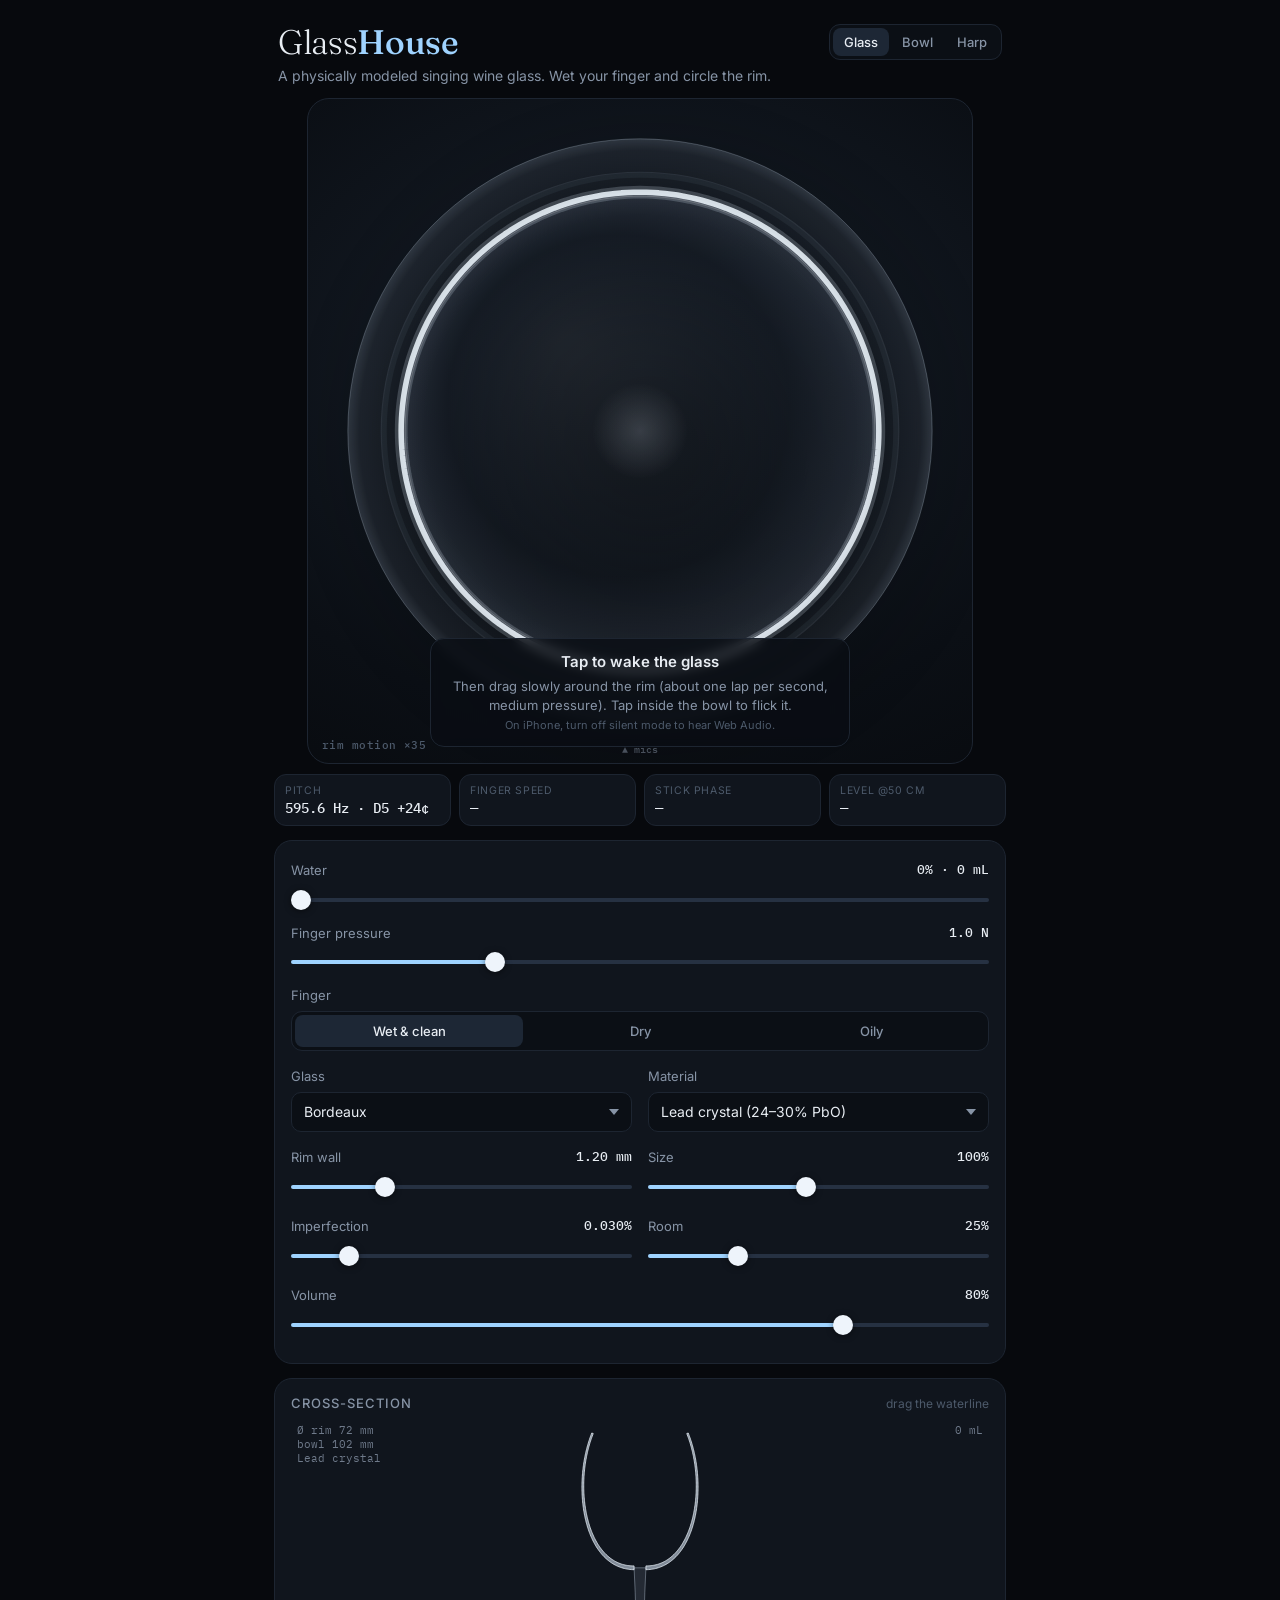
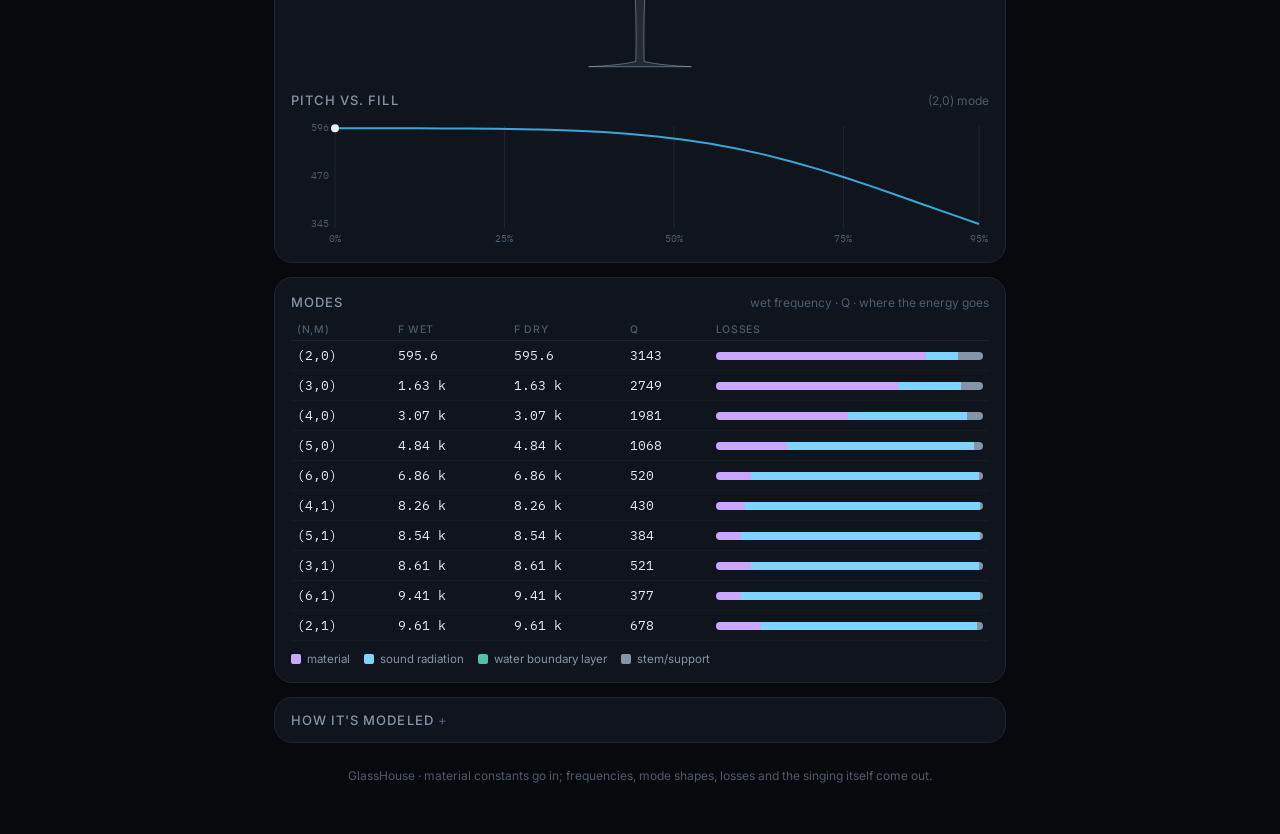
<file: index.html>
<!DOCTYPE html>
<html lang="en">
<head>
<meta charset="utf-8">
<meta name="viewport" content="width=device-width, initial-scale=1, viewport-fit=cover">
<title>GlassHouse</title>
<link rel="preconnect" href="https://fonts.googleapis.com">
<link href="https://fonts.googleapis.com/css2?family=Fraunces:opsz,wght@9..144,300;9..144,500&family=IBM+Plex+Mono:wght@400;500&family=Inter:wght@400;500;600&display=swap" rel="stylesheet">
<style>:root{
  --bg:#07090d; --bg2:#0d1118; --card:#10151d; --line:#1d2531; --ink:#e8edf3; --dim:#8794a6; --faint:#4d5a6b;
  --glass:#dfe9f5; --water:#3aa6d8; --accent:#9fd3ff; --warm:#f2c38b;
  --mat:#c9a7ff; --rad:#7fd3ff; --vis:#4fc1a8; --sup:#8794a6;
}
*{box-sizing:border-box}
html,body{margin:0;background:var(--bg);color:var(--ink);font:15px/1.45 Inter,system-ui,-apple-system,sans-serif;-webkit-font-smoothing:antialiased}
body{padding:env(safe-area-inset-top) env(safe-area-inset-right) env(safe-area-inset-bottom) env(safe-area-inset-left)}
main{max-width:760px;margin:0 auto;padding:18px 14px 40px}
header{padding:6px 4px 12px}
h1{font:300 34px/1 Fraunces,Georgia,serif;letter-spacing:-.01em;margin:0}
h1 span{font-weight:500;color:var(--accent)}
.sub{margin:6px 0 0;color:var(--dim);font-size:14px}
h2{font:500 13px/1 Inter,sans-serif;letter-spacing:.08em;text-transform:uppercase;color:var(--dim);margin:0}
.stage{position:relative}
.topwrap{position:relative;width:100%;max-width:min(100%,74vh);margin:0 auto;aspect-ratio:1/1;border-radius:22px;overflow:hidden;background:radial-gradient(120% 90% at 50% 40%,#18202b 0%,#0b0f15 60%,#06080b 100%);border:1px solid var(--line);touch-action:none;user-select:none;-webkit-user-select:none}
#top{width:100%;height:100%;display:block;touch-action:none;cursor:grab}
#top.rubbing{cursor:grabbing}
.xlabel{position:absolute;left:14px;bottom:12px;font:500 11px/1 "IBM Plex Mono",monospace;color:var(--faint);letter-spacing:.04em}
.busy{position:absolute;inset:0;display:flex;align-items:center;justify-content:center;gap:10px;background:rgba(7,9,13,.55);backdrop-filter:blur(2px);color:var(--dim);font-size:13px;opacity:0;pointer-events:none;transition:opacity .2s}
.busy.on{opacity:1}
.spin{width:16px;height:16px;border-radius:50%;border:2px solid var(--faint);border-top-color:var(--accent);animation:sp 0.8s linear infinite}
@keyframes sp{to{transform:rotate(360deg)}}
.hint{position:absolute;inset:auto 0 0 0;display:flex;justify-content:center;padding:16px;pointer-events:none;transition:opacity .4s}
.hint.gone{opacity:0}
.hint-in{display:flex;flex-direction:column;gap:4px;align-items:center;text-align:center;background:rgba(10,14,20,.78);border:1px solid var(--line);border-radius:14px;padding:12px 16px;max-width:420px;backdrop-filter:blur(6px)}
.hint-in b{font-weight:600}
.hint-in span{color:var(--dim);font-size:13px}
.hint-in small{color:var(--faint);font-size:11px}
.readout{display:grid;grid-template-columns:repeat(4,1fr);gap:8px;margin:10px 0 14px}
.readout div{background:var(--card);border:1px solid var(--line);border-radius:12px;padding:8px 10px;min-width:0}
.readout label{display:block;font-size:10.5px;letter-spacing:.06em;text-transform:uppercase;color:var(--faint);white-space:nowrap;overflow:hidden;text-overflow:ellipsis}
.readout b{display:block;font:500 14px/1.3 "IBM Plex Mono",monospace;white-space:nowrap;overflow:hidden;text-overflow:ellipsis}
.card{background:var(--card);border:1px solid var(--line);border-radius:18px;padding:14px 16px;margin-bottom:14px}
.row{display:flex;flex-direction:column;gap:6px;margin:6px 0 10px;min-width:0}
.row label{font-size:13px;color:var(--dim);display:flex;justify-content:space-between}
.row em{font:normal 500 12.5px "IBM Plex Mono",monospace;color:var(--ink)}
.grid2{display:grid;grid-template-columns:1fr 1fr;gap:0 16px}
input[type=range]{-webkit-appearance:none;appearance:none;width:100%;height:28px;background:transparent;margin:0}
input[type=range]::-webkit-slider-runnable-track{height:4px;border-radius:2px;background:linear-gradient(90deg,var(--accent) var(--p,0%),#263142 var(--p,0%))}
input[type=range]::-moz-range-track{height:4px;border-radius:2px;background:#263142}
input[type=range]::-moz-range-progress{height:4px;border-radius:2px;background:var(--accent)}
input[type=range]::-webkit-slider-thumb{-webkit-appearance:none;width:20px;height:20px;border-radius:50%;background:#eef4fb;margin-top:-8px;box-shadow:0 1px 6px rgba(0,0,0,.5)}
input[type=range]::-moz-range-thumb{width:20px;height:20px;border:0;border-radius:50%;background:#eef4fb}
#fill{--accentFill:var(--water)}
select{appearance:none;-webkit-appearance:none;background:#0b0f15 url("data:image/svg+xml,%3Csvg xmlns='http://www.w3.org/2000/svg' width='10' height='6'%3E%3Cpath d='M0 0l5 6 5-6z' fill='%238794a6'/%3E%3C/svg%3E") no-repeat right 12px center;color:var(--ink);border:1px solid var(--line);border-radius:10px;padding:9px 30px 9px 12px;font:inherit;font-size:14px;width:100%}
.seg{display:flex;background:#0b0f15;border:1px solid var(--line);border-radius:11px;padding:3px;gap:3px}
.seg button{flex:1;background:transparent;border:0;color:var(--dim);font:500 13px Inter,sans-serif;padding:8px 6px;border-radius:8px;cursor:pointer}
.seg button.on{background:#1d2735;color:var(--ink)}
.side-head{display:flex;align-items:baseline;justify-content:space-between;margin:2px 0 8px}
.note{font-size:12px;color:var(--faint)}
#sideCv{width:100%;height:260px;display:block;touch-action:none;margin-bottom:12px;cursor:ns-resize}
#curveCv{width:100%;height:130px;display:block}
table{width:100%;border-collapse:collapse;font:13px "IBM Plex Mono",monospace}
th{font:500 10.5px Inter,sans-serif;letter-spacing:.06em;text-transform:uppercase;color:var(--faint);text-align:left;padding:4px 6px;border-bottom:1px solid var(--line)}
td{padding:6px;border-bottom:1px solid #151b25;white-space:nowrap}
td.bar{width:40%}
.lb{display:flex;height:8px;border-radius:4px;overflow:hidden;background:#151b25}
.lb i{display:block;height:100%}
.l-mat{background:var(--mat)}.l-rad{background:var(--rad)}.l-vis{background:var(--vis)}.l-sup{background:var(--sup)}
tr.hot td{color:var(--accent)}
.legend{display:flex;flex-wrap:wrap;gap:4px 14px;margin-top:10px;font-size:11.5px;color:var(--dim);align-items:center}
.legend i{display:inline-block;width:10px;height:10px;border-radius:2px;margin-right:-8px}
.how summary{cursor:pointer;font:500 13px Inter,sans-serif;letter-spacing:.08em;text-transform:uppercase;color:var(--dim);list-style:none}
.how summary::-webkit-details-marker{display:none}
.how summary::after{content:" +";color:var(--faint)}
.how[open] summary::after{content:" –"}
.how-body p{color:#b9c4d2;font-size:14px;margin:12px 0 0}
.how-body b{color:var(--ink)}
footer{color:var(--faint);font-size:12px;text-align:center;padding:10px}
@media (max-width:520px){
  main{padding:12px 10px 30px}
  h1{font-size:28px}
  .readout{grid-template-columns:repeat(2,1fr)}
  .grid2{grid-template-columns:1fr;}
  td.bar{width:30%}
  td,th{padding:5px 4px}
}

.toprow{display:flex;justify-content:space-between;align-items:center}
.tabs{display:flex;gap:2px;background:#0b0f15;border:1px solid var(--line);border-radius:11px;padding:3px}
.tabs a{color:var(--dim);text-decoration:none;font:500 13px Inter,sans-serif;padding:6px 11px;border-radius:8px}
.tabs a.on{background:#1d2735;color:var(--ink)}
</style>
</head>
<body>
<main>
  <header>
    <div class="toprow"><h1>Glass<span>House</span></h1><nav class="tabs"><a href="index.html" class="on">Glass</a><a href="bowl.html">Bowl</a><a href="harp.html">Harp</a></nav></div>
    <p class="sub">A physically modeled singing wine glass. Wet your finger and circle the rim.</p>
  </header>

  <section class="stage">
    <div class="topwrap">
      <canvas id="top" aria-label="Glass seen from above. Drag around the rim to play; tap inside to flick."></canvas>
      <div id="busy" class="busy"><div class="spin"></div><span id="busyMsg">Solving shell modes…</span></div>
      <div id="hint" class="hint">
        <div class="hint-in">
          <b>Tap to wake the glass</b>
          <span>Then drag slowly around the rim (about one lap per second, medium pressure). Tap inside the bowl to flick it.</span>
          <small>On iPhone, turn off silent mode to hear Web Audio.</small>
        </div>
      </div>
      <div class="xlabel" id="xlabel">rim motion ×80</div>
    </div>
    <div class="readout">
      <div><label>Pitch</label><b id="roPitch">—</b></div>
      <div><label>Finger speed</label><b id="roSpeed">—</b></div>
      <div><label>Stick phase</label><b id="roStick">—</b></div>
      <div><label>Level @50 cm</label><b id="roLevel">—</b></div>
    </div>
  </section>

  <section class="card controls">
    <div class="row">
      <label for="fill">Water <em id="fillOut">0%</em></label>
      <input id="fill" type="range" min="0" max="95" step="0.5" value="0">
    </div>
    <div class="row">
      <label for="press">Finger pressure <em id="pressOut">1.0 N</em></label>
      <input id="press" type="range" min="0.2" max="3" step="0.05" value="1.0">
    </div>
    <div class="row">
      <label>Finger</label>
      <div class="seg" id="cond">
        <button data-v="wet" class="on">Wet &amp; clean</button>
        <button data-v="dry">Dry</button>
        <button data-v="oily">Oily</button>
      </div>
    </div>
    <div class="grid2">
      <div class="row"><label for="shape">Glass</label><select id="shape"></select></div>
      <div class="row"><label for="material">Material</label><select id="material"></select></div>
    </div>
    <div class="grid2">
      <div class="row"><label for="thick">Rim wall <em id="thickOut">1.20 mm</em></label><input id="thick" type="range" min="0.7" max="2.6" step="0.05" value="1.2"></div>
      <div class="row"><label for="size">Size <em id="sizeOut">100%</em></label><input id="size" type="range" min="70" max="135" step="1" value="100"></div>
    </div>
    <div class="grid2">
      <div class="row"><label for="split">Imperfection <em id="splitOut">0.030%</em></label><input id="split" type="range" min="0" max="0.2" step="0.005" value="0.03"></div>
      <div class="row"><label for="reverb">Room <em id="reverbOut">25%</em></label><input id="reverb" type="range" min="0" max="100" step="1" value="25"></div>
    </div>
    <div class="row">
      <label for="vol">Volume <em id="volOut">80%</em></label>
      <input id="vol" type="range" min="0" max="100" step="1" value="80">
    </div>
  </section>

  <section class="card side">
    <div class="side-head"><h2>Cross-section</h2><span class="note">drag the waterline</span></div>
    <canvas id="sideCv" aria-label="Glass cross-section, drag to set water level"></canvas>
    <div class="side-head"><h2>Pitch vs. fill</h2><span class="note" id="curveNote">(2,0) mode</span></div>
    <canvas id="curveCv"></canvas>
  </section>

  <section class="card modes">
    <div class="side-head"><h2>Modes</h2><span class="note">wet frequency · Q · where the energy goes</span></div>
    <table id="modeTable"><thead><tr><th>(n,m)</th><th>f wet</th><th>f dry</th><th>Q</th><th>losses</th></tr></thead><tbody></tbody></table>
    <div class="legend"><i class="l-mat"></i>material <i class="l-rad"></i>sound radiation <i class="l-vis"></i>water boundary layer <i class="l-sup"></i>stem/support</div>
  </section>

  <details class="card how">
    <summary>How it's modeled</summary>
    <div class="how-body">
      <p><b>Glass.</b> The bowl is a thin elastic shell of revolution: a Bézier meridian with wall thickness tapering from the stem to the rim. Love's strain–displacement relations give membrane and bending energy for each circumferential order <i>n</i>. These are discretized along the meridian with C¹ Hermite-cubic finite elements in all three displacements, clamped where the bowl meets the stem, and solved as a generalized eigenproblem. Nothing is hard-coded: frequency ratios, mode shapes, and how much the rim moves sideways versus radially all come from the solve. A free cylinder reproduces the ring-bending formula to within 0.3%.</p>
      <p><b>Water.</b> The water is treated as inviscid, incompressible potential flow inside the true inner bowl shape. Its surface is a pressure-release boundary (at audio frequencies, gravity and surface tension are negligible). The added mass comes from Ritz minimization of the fluid's kinetic energy, which matches the analytic Bessel-series answer for a cylinder to within 0.4%. The wet modes are then re-solved in a basis of dry modes. That's why the pitch falls slowly at first and then steeply as the water nears the rim.</p>
      <p><b>Losses.</b> Each mode loses energy four ways: internal friction in the glass (loss factor η of the material); sound radiation, from the exact cylindrical-harmonic radiation resistance applied strip by strip up the bowl; viscous Stokes boundary layers where the water slips along the moving wall; and a small loss through the stem.</p>
      <p><b>Finger.</b> Your fingertip is a pad with measured shear stiffness and damping (about 1 N/mm and 1.5 N·s/m), dragged around the rim. Pad and glass meet through a velocity-weakening friction law, solved implicitly every 10 µs: they stick whenever the force needed for zero slip stays below μ·F<sub>N</sub>, and slip otherwise. The skin also damps the rim's radial and axial motion. That damping is what drags the standing wave around with your finger: the radial node locks under the fingertip. Nobody tells it what pitch to sing. The stick–slip cycle finds the (2,0) mode because that mode has the most rim motion per unit of loss. If you press too hard or move too slowly, the skin itself chatters and squeaks. Dry skin grips harder the faster it slides, so it only scuffs. An oily finger slips with almost no velocity weakening, so nothing happens.</p>
      <p><b>Sound.</b> Each mode's radiated power, combined with its cos <i>nθ</i> directivity, gives the pressure at two virtual microphones in front of the glass (the bottom of the screen). As the pattern turns with your finger, a fixed listener hears the characteristic slow wah. A 0.03% asymmetry splits each mode pair, which produces the beating real glasses have.</p>
    </div>
  </details>
  <footer>GlassHouse · material constants go in; frequencies, mode shapes, losses and the singing itself come out.</footer>
</main>
<script type="text/plain" id="dsp-src">/*  GlassHouse — real-time dynamics (runs inside the AudioWorklet)
 *  ------------------------------------------------------------
 *  Each wet mode (n, m) is a degenerate pair (cos n·θ / sin n·θ shapes). A real
 *  glass is never perfectly axisymmetric, so the pair is split by a tiny
 *  fraction about a fixed "defect" axis — this is what makes real glasses beat.
 *
 *  Finger = fingertip pad: mass m_p on a shear spring/damper (skin) whose base
 *  is your fingertip moving round the rim. Pad ↔ glass contact obeys a
 *  velocity-weakening (Stribeck) friction law, solved implicitly every
 *  sub-step: stick if the force needed to keep zero slip is below μs·F_N,
 *  otherwise slip with μ(|v_rel|)·F_N. The glass side of that solve uses the
 *  exact one-step mobility of all modes at the contact point, so stick–slip
 *  locks to the glass resonance on its own — nothing is told what pitch to make.
 *  Skin also damps radial/axial rim motion under the finger (∝ F_N^0.7).
 *  Sound = far-field pressure from each mode's radiated power with its cos(nθ)
 *  directivity, picked up at two virtual mics in front of the glass.
 */
(function (root) {
  'use strict';
  const TAU = Math.PI * 2;
  const wrap = a => { a = (a + Math.PI) % TAU; if (a < 0) a += TAU; return a - Math.PI; };

  const FINGER = {
    wet:  { mu0: 0.60, d: 0.15, eps: 0.05, beta: 0.0, Dc: 2e-6, vAge: 0.002 },
    dry:  { mu0: 0.85, d: 0.03,  eps: 0.001, beta: 0.6, Dc: 2e-6, vAge: 0.002 },
    oily: { mu0: 0.22, d: 0.004, eps: 0.003, beta: 0.0, Dc: 2e-6, vAge: 0.002 },
    // puja sticks on bronze (rubbing the outside wall just below the rim)
    leather: { mu0: 0.55, d: 0.12, eps: 0.04, beta: 0.0, Dc: 2e-6, vAge: 0.002 },
    wood:    { mu0: 0.38, d: 0.07, eps: 0.04, beta: 0.0, Dc: 2e-6, vAge: 0.002 },
  };

  // puja contact mechanics: unilateral radial contact (penalty spring-dashpot), stick mass held by the hand,
  // tangential compliance of hand+stick. Leather is soft and lossy; bare wood is stiff, so it can lose
  // contact on every cycle once the rim amplitude exceeds the static indentation -> the rattle.
  const PUJA = {
    leather: { kc: 4e4, cc: 12, ms: 0.03, ch: 3, mp: 0.004, kp: 6000, cp: 4 },
    wood:    { kc: 4e5, cc: 6,  ms: 0.03, ch: 3, mp: 0.004, kp: 6000, cp: 4 },
  };

  // steady-state friction: logarithmic velocity weakening (rate-and-state form) + viscous term
  function muSteady(fr, v) { return Math.max(0.02, fr.mu0 - fr.d * Math.log((v + fr.eps) / 0.1) + fr.beta * v); }

  class GlassVoice {
    constructor(fs, opt) {
      this.fs = fs; this.os = (opt && opt.os) || 2; this.dt = 1 / (fs * this.os);
      this.N = 0; this.cap = 64; this.alloc(this.cap);
      this.keys = []; this.alpha = 0.37; this.split = 3e-4;
      this.Rrim = 0.036;
      // finger
      this.down = false; this.theta = 0; this.thetaT = 0; this.omT = 0; this.omS = 0;
      this.FN = 1.0; this.fr = FINGER.wet; this.mu = 0.7;
      this.mp = 3e-5; this.kp = 1000; this.cp = 1.5;   // fingertip shear impedance (Wiertlewski & Hayward 2012) this.xp = 0; this.vp = 0; this.vb = 0;
      this.cc0 = 3.0; this.rough = 0.01; this.ridge = 4.5e-4; this.ridgePh = 0; this.nz = 0;
      // taps
      this.tapT = -1; this.tapDur = 4e-4; this.tapF = 0; this.tapTh = 0;
      // exciter: 'finger' (on the rim top, constant normal force) or 'puja' (radial unilateral contact)
      this.exc = 'finger'; this.side = 1; this.pj = PUJA.leather; this.y = 0; this.yd = 0; this.Fc = 0; this.contactCount = 0; this.FcAcc = 0;
      // mics: viewer is at the bottom of the screen (theta = +pi/2), mics +-25 deg
      this.mic = [Math.PI / 2 + 0.44, Math.PI / 2 - 0.44];
      this.gain = 1 / 0.25;                            // 0.25 Pa -> full scale
      this.stickCount = 0; this.stepCount = 0; this.pAcc = 0; this.pN = 0;
      this.seed = 12345;
    }
    alloc(n) {
      const F = () => new Float64Array(n);
      this.q = F(); this.v = F(); this.w2 = F(); this.dc = F(); this.om = F();
      this.nn = new Int32Array(n); this.isB = new Uint8Array(n);
      this.aT = F(); this.aR = F(); this.aA = F(); this.gL = F(); this.gR = F(); this.G = F();
      this.pT = F(); this.pR = F(); this.pA = F(); this.vs = F();
    }
    rand() { this.seed = (this.seed * 1664525 + 1013904223) >>> 0; return this.seed / 4294967296 * 2 - 1; }

    setModes(list, opt) {
      opt = opt || {};
      if (opt.split != null) this.split = opt.split;
      if (opt.alpha != null) this.alpha = opt.alpha;
      if (opt.Rrim) this.Rrim = opt.Rrim;
      const oldIdx = new Map(); this.keys.forEach((k, i) => oldIdx.set(k, i));
      const oq = this.q, ov = this.v;
      const lim = 1.7 / this.dt, need = list.length * 2;
      if (need > this.cap) { this.cap = need; }
      const q = new Float64Array(this.cap), v = new Float64Array(this.cap);
      const keep = this.q; this.alloc(this.cap);
      const keys = []; let k = 0;
      for (const m of list) {
        if (m.omega > lim) continue;
        for (let b = 0; b < 2; b++) {
          const key = m.key + (b ? 'B' : 'A'), j = oldIdx.get(key);
          if (j != null) { q[k] = oq[j]; v[k] = ov[j]; }
          const om = m.omega * (1 + (b ? 0.5 : -0.5) * this.split);
          this.om[k] = om;
          this.w2[k] = Math.pow(2 / this.dt * Math.sin(om * this.dt / 2), 2);  // pre-warped for symplectic Euler
          this.dc[k] = 2 * m.zeta * om;
          this.nn[k] = m.n; this.isB[k] = b;
          this.aT[k] = m.rimV; this.aR[k] = m.rimR; this.aA[k] = m.rimA; this.G[k] = m.G;
          const fL = this.mic[0] - this.alpha, fR = this.mic[1] - this.alpha;
          this.gL[k] = m.G * (b ? Math.sin(m.n * fL) : Math.cos(m.n * fL));
          this.gR[k] = m.G * (b ? Math.sin(m.n * fR) : Math.cos(m.n * fR));
          keys.push(key); k++;
        }
      }
      this.q = q; this.v = v; this.N = k; this.keys = keys;
    }

    setFinger(f) {
      if (f.FN != null) this.FN = f.FN;
      if (f.cond) this.fr = FINGER[f.cond] || FINGER.wet;
      if (f.down != null) {
        if (f.down && !this.down) { this.mu = muSteady(this.fr, 0); this.seatPuja = true; this.theta = f.theta; this.thetaT = f.theta; this.omS = 0; this.xp = 0; this.vp = 0; }
        this.down = f.down;
      }
      if (f.theta != null) this.thetaT = f.theta;
      if (f.omega != null) this.omT = f.omega;
    }
    // true when the glass is silent and untouched: skip it entirely (saves CPU with many glasses)
    quiet() {
      if (this.down || this.tapT >= 0) return false;
      let e = 0; for (let k = 0; k < this.N; k++) e += this.G[k] * (Math.abs(this.v[k]) + this.om[k] * Math.abs(this.q[k]));
      if (e < 3e-6) { if (e > 0) { this.q.fill(0); this.v.fill(0); } return true; }
      return false;
    }
    tap(theta, force, dur) { this.tapT = 0; this.tapTh = theta; this.tapF = force || 6; this.tapDur = dur || 4e-4; }
    setExciter(e) {
      if (e.kind) this.exc = e.kind;
      if (e.side) this.side = e.side;
      if (e.stick && PUJA[e.stick]) { this.pj = PUJA[e.stick]; this.fr = FINGER[e.stick]; }
      if (this.exc === 'puja') { this.mp = this.pj.mp; this.kp = this.pj.kp; this.cp = this.pj.cp; }
      else { this.mp = 3e-5; this.kp = 1000; this.cp = 1.5; }
    }
    damp() { this.q.fill(0); this.v.fill(0); }

    // shape factors for oscillator k at angle th
    process(outL, outR, len) {
      const dt = this.dt, os = this.os, N = this.N, fr = this.fr;
      const q = this.q, v = this.v, w2 = this.w2, dc = this.dc, nn = this.nn, isB = this.isB;
      const aT = this.aT, aR = this.aR, aA = this.aA, pT = this.pT, pR = this.pR, pA = this.pA, vs = this.vs;
      const cn = new Float64Array(8), snn = new Float64Array(8), tc = new Float64Array(8), ts = new Float64Array(8);
      const aW = 1 - Math.exp(-dt / 0.018);
      for (let i = 0; i < len; i++) {
        let accL = 0, accR = 0;
        for (let o = 0; o < os; o++) {
          // ---- finger kinematics (smoothed velocity, soft position lock)
          if (this.down) {
            this.omS += (this.omT - this.omS) * aW;
            this.thetaT += this.omT * dt;
            this.theta += this.omS * dt + wrap(this.thetaT - this.theta) * 25 * dt;
            this.vb = this.Rrim * this.omS;
          }
          const ph = this.theta - this.alpha, c1 = Math.cos(ph), s1 = Math.sin(ph);
          cn[0] = 1; snn[0] = 0; cn[1] = c1; snn[1] = s1;
          for (let n = 2; n < 8; n++) { cn[n] = cn[n - 1] * c1 - snn[n - 1] * s1; snn[n] = snn[n - 1] * c1 + cn[n - 1] * s1; }
          let tapping = false, Ft = 0;
          if (this.tapT >= 0) {
            const tp = this.tapTh - this.alpha, c = Math.cos(tp), s = Math.sin(tp);
            tc[0] = 1; ts[0] = 0; tc[1] = c; ts[1] = s;
            for (let n = 2; n < 8; n++) { tc[n] = tc[n - 1] * c - ts[n - 1] * s; ts[n] = ts[n - 1] * c + tc[n - 1] * s; }
            Ft = -this.tapF * Math.sin(Math.PI * this.tapT / this.tapDur);          // inward radial push
            tapping = true; this.tapT += dt; if (this.tapT > this.tapDur) this.tapT = -1;
          }
          // ---- contact geometry + explicit forces
          let vr = 0, va = 0, Y = 0;
          for (let k = 0; k < N; k++) {
            const n = nn[k], C = cn[n], S = snn[n];
            if (isB[k]) { pT[k] = -aT[k] * C; pR[k] = aR[k] * S; pA[k] = aA[k] * S; }
            else { pT[k] = aT[k] * S; pR[k] = aR[k] * C; pA[k] = aA[k] * C; }
            vr += pR[k] * v[k]; va += pA[k] * v[k]; Y += pT[k] * pT[k];
          }
          let Fr, Fa, FNnow = this.FN;
          if (this.exc === 'puja') {
            let ur = 0; for (let k = 0; k < N; k++) ur += pR[k] * q[k];
            const P = this.pj, sd = this.side;
            let Fc = 0;
            if (this.down) {
              if (this.seatPuja) { this.y = ur - sd * this.FN / P.kc; this.yd = vr; this.seatPuja = false; }
              const del = sd * (ur - this.y), deld = sd * (vr - this.yd);
              if (del > 0) { Fc = P.kc * del + P.cc * deld; if (Fc < 0) Fc = 0; }
              this.yd += dt * (sd * Fc - sd * this.FN - P.ch * this.yd) / P.ms; this.y += dt * this.yd;
              if (Fc > 0) this.contactCount++;
              this.FcAcc += Fc;
            }
            this.Fc = Fc; FNnow = Fc;
            Fr = -sd * Fc; Fa = 0;
          } else {
            const cc = this.down ? this.cc0 * Math.sqrt(this.FN) : 0;
            Fr = -cc * vr; Fa = -cc * va;
          }
          let vg = 0;
          for (let k = 0; k < N; k++) {
            let Q = pR[k] * Fr + pA[k] * Fa;
            if (tapping) { const n = nn[k]; Q += Ft * aR[k] * (isB[k] ? ts[n] : tc[n]); }
            const vk = (v[k] + dt * (-w2[k] * q[k] + Q)) / (1 + dc[k] * dt);
            vs[k] = vk; vg += pT[k] * vk;
          }
          // ---- friction (implicit)
          let F = 0;
          if (this.down && FNnow > 0) {
            const mp = this.mp;
            const vpS = (this.vp + dt * (-this.kp * this.xp + this.cp * this.vb) / mp) / (1 + this.cp * dt / mp);
            const vrel = vpS - vg, Z = dt * (1 / mp + Y);
            // fingerprint ridges + skin micro-roughness modulate the friction coefficient
            this.ridgePh += Math.abs(this.vb) * dt / this.ridge;
            this.nz = 0.97 * this.nz + 0.03 * this.rand();
            const mod = 1 + this.rough * (0.6 * Math.sin(TAU * this.ridgePh) + 4 * this.nz);
            const FN = FNnow, muNow = this.mu * mod;
            const Fs = vrel / Z;
            let vAfter;
            if (Math.abs(Fs) <= muNow * FN) { F = Fs; vAfter = 0; this.stickCount++; }
            else { const sg = vrel > 0 ? 1 : -1; F = sg * muNow * FN; vAfter = vrel - Z * F; }
            // rate-and-state friction: the contact's friction level relaxes toward the
            // steady-state Stribeck value over a slip distance Dc (and re-ages while stuck)
            const av = Math.abs(vAfter);
            const muSS = muSteady(fr, av);
            const rate = fr.tau ? 1 / fr.tau : (av + fr.vAge) / fr.Dc;
            this.mu += (muSS - this.mu) * (1 - Math.exp(-dt * rate));
            this.vp = vpS - dt * F / mp;
            this.xp += dt * (this.vp - this.vb);
            this.stepCount++;
          }
          // ---- update modes, radiate
          let pl = 0, pr = 0;
          const gL = this.gL, gR = this.gR;
          for (let k = 0; k < N; k++) {
            const vk = vs[k] + dt * pT[k] * F;
            v[k] = vk; q[k] += dt * vk;
            pl += gL[k] * vk; pr += gR[k] * vk;
          }
          accL += pl; accR += pr;
        }
        const L = accL / os, R = accR / os;
        this.pAcc += 0.5 * (L * L + R * R); this.pN++;
        outL[i] = L * this.gain; outR[i] = R * this.gain;
      }
    }

    // snapshot for visuals: complex amplitude per oscillator
    snapshot() {
      const N = this.N, amps = new Float64Array(N * 2);
      for (let k = 0; k < N; k++) { amps[2 * k] = this.q[k]; amps[2 * k + 1] = this.v[k] / this.om[k]; }
      const prms = Math.sqrt(this.pAcc / Math.max(1, this.pN));
      const stick = this.stepCount ? this.stickCount / this.stepCount : 0;
      const steps = this.pN * this.os, contact = this.down && steps ? this.contactCount / steps : 0, Fmean = steps ? this.FcAcc / steps : 0;
      this.pAcc = 0; this.pN = 0; this.stickCount = 0; this.stepCount = 0; this.contactCount = 0; this.FcAcc = 0;
      return { keys: this.keys.slice(), amps, theta: this.theta, down: this.down, prms, stick, vb: this.vb, alpha: this.alpha, contact, Fmean, y: this.y };
    }
  }

  const api = { GlassVoice, FINGER, PUJA };
  if (typeof module !== 'undefined' && module.exports) module.exports = api; else root.GlassDSP = api;
})(typeof globalThis !== 'undefined' ? globalThis : this);
</script>
<script>/*  GlassHouse — physics core
 *  ------------------------------------------------------------
 *  1. Glass bowl = thin elastic shell of revolution (Love first-approximation
 *     strains), discretised along the meridian with C1 Hermite-cubic elements
 *     for u (meridional), v (circumferential), w (normal), one Fourier order n
 *     at a time, clamped where the bowl meets the stem.
 *  2. Liquid = inviscid, incompressible potential flow inside the real bowl
 *     shape, pressure-release free surface (phi = 0; gravity/capillarity are
 *     negligible at audio frequency). Solved by Ritz minimisation of the
 *     kinetic-energy functional -> added-mass matrix in dry-mode coordinates.
 *  3. Wet modes = generalised eigenproblem K q = w^2 (M + M_fluid) q in a
 *     basis of dry modes.
 *  4. Losses per mode: material loss factor, acoustic radiation (exact 2-D
 *     cylindrical-harmonic radiation resistance applied strip-wise along the
 *     bowl height), viscous Stokes boundary layer of the liquid at the wall
 *     (from the potential-flow slip velocity), small support loss.
 */
(function (root) {
  'use strict';

  // ---------------------------------------------------------------- linalg
  function mat(n, m) { const a = new Array(n); for (let i = 0; i < n; i++) a[i] = new Float64Array(m); return a; }

  function cholesky(A) {
    const n = A.length, L = mat(n, n);
    for (let j = 0; j < n; j++) {
      let s = A[j][j];
      const Lj = L[j];
      for (let k = 0; k < j; k++) s -= Lj[k] * Lj[k];
      if (!(s > 0)) throw new Error('matrix not SPD at ' + j + ' (' + s + ')');
      const d = Math.sqrt(s); Lj[j] = d;
      for (let i = j + 1; i < n; i++) {
        const Li = L[i]; let t = A[i][j];
        for (let k = 0; k < j; k++) t -= Li[k] * Lj[k];
        Li[j] = t / d;
      }
    }
    return L;
  }
  function fwdSub(L, b) { const n = L.length, x = new Float64Array(n); for (let i = 0; i < n; i++) { let s = b[i]; const Li = L[i]; for (let k = 0; k < i; k++) s -= Li[k] * x[k]; x[i] = s / Li[i]; } return x; }
  function bwdSubT(L, b) { const n = L.length, x = new Float64Array(n); for (let i = n - 1; i >= 0; i--) { let s = b[i]; for (let k = i + 1; k < n; k++) s -= L[k][i] * x[k]; x[i] = s / L[i][i]; } return x; }
  function cholSolve(L, b) { return bwdSubT(L, fwdSub(L, b)); }

  // Symmetric eigen-decomposition (Householder tridiagonalisation + implicit QL; JAMA port)
  function symEig(A) {
    const n = A.length, V = A.map(r => Float64Array.from(r)), d = new Float64Array(n), e = new Float64Array(n);
    for (let j = 0; j < n; j++) d[j] = V[n - 1][j];
    for (let i = n - 1; i > 0; i--) {
      let scale = 0, h = 0;
      for (let k = 0; k < i; k++) scale += Math.abs(d[k]);
      if (scale === 0) {
        e[i] = d[i - 1];
        for (let j = 0; j < i; j++) { d[j] = V[i - 1][j]; V[i][j] = 0; V[j][i] = 0; }
      } else {
        for (let k = 0; k < i; k++) { d[k] /= scale; h += d[k] * d[k]; }
        let f = d[i - 1], g = Math.sqrt(h); if (f > 0) g = -g;
        e[i] = scale * g; h -= f * g; d[i - 1] = f - g;
        for (let j = 0; j < i; j++) e[j] = 0;
        for (let j = 0; j < i; j++) {
          f = d[j]; V[j][i] = f; g = e[j] + V[j][j] * f;
          for (let k = j + 1; k <= i - 1; k++) { g += V[k][j] * d[k]; e[k] += V[k][j] * f; }
          e[j] = g;
        }
        f = 0;
        for (let j = 0; j < i; j++) { e[j] /= h; f += e[j] * d[j]; }
        const hh = f / (h + h);
        for (let j = 0; j < i; j++) e[j] -= hh * d[j];
        for (let j = 0; j < i; j++) {
          f = d[j]; g = e[j];
          for (let k = j; k <= i - 1; k++) V[k][j] -= (f * e[k] + g * d[k]);
          d[j] = V[i - 1][j]; V[i][j] = 0;
        }
      }
      d[i] = h;
    }
    for (let i = 0; i < n - 1; i++) {
      V[n - 1][i] = V[i][i]; V[i][i] = 1; const h = d[i + 1];
      if (h !== 0) {
        for (let k = 0; k <= i; k++) d[k] = V[k][i + 1] / h;
        for (let j = 0; j <= i; j++) {
          let g = 0;
          for (let k = 0; k <= i; k++) g += V[k][i + 1] * V[k][j];
          for (let k = 0; k <= i; k++) V[k][j] -= g * d[k];
        }
      }
      for (let k = 0; k <= i; k++) V[k][i + 1] = 0;
    }
    for (let j = 0; j < n; j++) { d[j] = V[n - 1][j]; V[n - 1][j] = 0; }
    V[n - 1][n - 1] = 1; e[0] = 0;
    for (let i = 1; i < n; i++) e[i - 1] = e[i];
    e[n - 1] = 0;
    let f = 0, tst1 = 0; const eps = Math.pow(2, -52);
    for (let l = 0; l < n; l++) {
      tst1 = Math.max(tst1, Math.abs(d[l]) + Math.abs(e[l]));
      let m = l;
      while (m < n) { if (Math.abs(e[m]) <= eps * tst1) break; m++; }
      if (m > l) {
        let iter = 0;
        do {
          if (++iter > 200) break;
          let g = d[l], p = (d[l + 1] - g) / (2 * e[l]), r = Math.hypot(p, 1); if (p < 0) r = -r;
          d[l] = e[l] / (p + r); d[l + 1] = e[l] * (p + r);
          const dl1 = d[l + 1]; let h = g - d[l];
          for (let i = l + 2; i < n; i++) d[i] -= h;
          f += h;
          p = d[m]; let c = 1, c2 = c, c3 = c; const el1 = e[l + 1]; let s = 0, s2 = 0;
          for (let i = m - 1; i >= l; i--) {
            c3 = c2; c2 = c; s2 = s;
            g = c * e[i]; h = c * p; r = Math.hypot(p, e[i]);
            e[i + 1] = s * r; s = e[i] / r; c = p / r; p = c * d[i] - s * g;
            d[i + 1] = h + s * (c * g + s * d[i]);
            for (let k = 0; k < n; k++) { h = V[k][i + 1]; V[k][i + 1] = s * V[k][i] + c * h; V[k][i] = c * V[k][i] - s * h; }
          }
          p = -s * s2 * c3 * el1 * e[l] / dl1; e[l] = s * p; d[l] = c * p;
        } while (Math.abs(e[l]) > eps * tst1);
      }
      d[l] = d[l] + f; e[l] = 0;
    }
    const idx = Array.from({ length: n }, (_, i) => i).sort((a, b) => d[a] - d[b]);
    return { values: idx.map(i => d[i]), vectors: idx.map(i => { const v = new Float64Array(n); for (let k = 0; k < n; k++) v[k] = V[k][i]; return v; }) };
  }

  // Generalised symmetric-definite eigenproblem K x = lambda M x, x^T M x = 1
  function genEig(K, M, nKeep) {
    const n = K.length, L = cholesky(M);
    const X = mat(n, n);                              // X = L^-1 K   (column by column)
    const col = new Float64Array(n);
    for (let j = 0; j < n; j++) { for (let i = 0; i < n; i++) col[i] = K[i][j]; const y = fwdSub(L, col); for (let i = 0; i < n; i++) X[i][j] = y[i]; }
    const C = mat(n, n);                              // C = L^-1 X^T
    for (let j = 0; j < n; j++) { for (let i = 0; i < n; i++) col[i] = X[j][i]; const y = fwdSub(L, col); for (let i = 0; i < n; i++) C[i][j] = y[i]; }
    for (let i = 0; i < n; i++) for (let j = 0; j < i; j++) { const a = 0.5 * (C[i][j] + C[j][i]); C[i][j] = a; C[j][i] = a; }
    const { values, vectors } = symEig(C);
    const k = Math.min(nKeep || n, n), out = [];
    for (let i = 0; i < k; i++) out.push({ lambda: values[i], x: bwdSubT(L, vectors[i]) });
    return out;
  }

  // -------------------------------------------------------------- quadrature
  const GL = (function () {
    function rule(n) {                                // Gauss-Legendre on [-1,1]
      const x = new Float64Array(n), w = new Float64Array(n);
      for (let i = 0; i < n; i++) {
        let z = Math.cos(Math.PI * (i + 0.75) / (n + 0.5)), pp = 0;
        for (let it = 0; it < 100; it++) {
          let p1 = 1, p2 = 0;
          for (let j = 1; j <= n; j++) { const p3 = p2; p2 = p1; p1 = ((2 * j - 1) * z * p2 - (j - 1) * p3) / j; }
          pp = n * (z * p1 - p2) / (z * z - 1);
          const z1 = z; z = z1 - p1 / pp; if (Math.abs(z - z1) < 1e-15) break;
        }
        x[i] = z; w[i] = 2 / ((1 - z * z) * pp * pp);
      }
      return { x, w };
    }
    const c = {}; return n => c[n] || (c[n] = rule(n));
  })();

  // Legendre P_0..P_{N-1} and derivatives at X
  function legendre(N, X, P, dP) {
    P[0] = 1; dP[0] = 0; if (N > 1) { P[1] = X; dP[1] = 1; }
    for (let k = 2; k < N; k++) { P[k] = ((2 * k - 1) * X * P[k - 1] - (k - 1) * P[k - 2]) / k; dP[k] = dP[k - 2] + (2 * k - 1) * P[k - 1]; }
  }

  // ----------------------------------------------------------------- Bessel
  const EULER = 0.5772156649015329;
  function besselJ(n, x) { let s = 0, t = Math.pow(x / 2, n); for (let k = 1; k <= n; k++) t /= k; for (let k = 0; k < 80; k++) { s += t; t *= -(x * x / 4) / ((k + 1) * (k + 1 + n)); if (Math.abs(t) < 1e-18 * Math.abs(s)) break; } return s; }
  function besselY(n, x) {                            // A&S 9.1.11, integer n >= 0
    const h = x / 2; let s1 = 0;
    if (n > 0) { const fact = [1]; for (let i = 1; i <= n; i++) fact[i] = fact[i - 1] * i; for (let k = 0; k < n; k++) s1 += fact[n - k - 1] / fact[k] * Math.pow(h * h, k); s1 *= -Math.pow(h, -n) / Math.PI; }
    const s2 = 2 / Math.PI * Math.log(h) * besselJ(n, x);
    let psiK = -EULER, psiNK = -EULER; for (let i = 1; i <= n; i++) psiNK += 1 / i;
    let t = Math.pow(h, n); for (let i = 1; i <= n; i++) t /= i;          // (h^n)/(0! n!)
    let s3 = 0;
    for (let k = 0; k < 80; k++) {
      s3 += (psiK + psiNK) * t;
      t *= -(h * h) / ((k + 1) * (n + k + 1)); psiK += 1 / (k + 1); psiNK += 1 / (n + k + 1);
      if (Math.abs(t) < 1e-18) break;
    }
    return s1 + s2 - s3 / Math.PI;
  }
  // Real part of the specific radiation impedance of a cylinder vibrating as cos(n theta):
  //   z_n = i rho c H_n(ka)/H_n'(ka);  Re z_n = rho c * (2/(pi ka)) / |H_n'(ka)|^2  (Wronskian)
  function radResistance(n, x, rhoC) {
    const dJ = n === 0 ? -besselJ(1, x) : 0.5 * (besselJ(n - 1, x) - besselJ(n + 1, x));
    const dY = n === 0 ? -besselY(1, x) : 0.5 * (besselY(n - 1, x) - besselY(n + 1, x));
    return rhoC * (2 / (Math.PI * x)) / (dJ * dJ + dY * dY);
  }

  // --------------------------------------------------------------- geometry
  // Midsurface meridian = cubic Bezier in (r, z) [mm], P0 at stem junction.
  function makeGeometry(P, scale, tRim, tBase, thickFn) {
    const S = scale * 1e-3;
    const p = P.map(q => [q[0] * S, q[1] * S]);
    function bz(t) {
      const u = 1 - t;
      const r = u * u * u * p[0][0] + 3 * u * u * t * p[1][0] + 3 * u * t * t * p[2][0] + t * t * t * p[3][0];
      const z = u * u * u * p[0][1] + 3 * u * u * t * p[1][1] + 3 * u * t * t * p[2][1] + t * t * t * p[3][1];
      const d1 = (a, b) => 3 * (u * u * (p[1][a] - p[0][a]) + 2 * u * t * (p[2][a] - p[1][a]) + t * t * (p[3][a] - p[2][a]));
      const d2 = a => 6 * (u * (p[2][a] - 2 * p[1][a] + p[0][a]) + t * (p[3][a] - 2 * p[2][a] + p[1][a]));
      const d3 = a => 6 * (p[3][a] - 3 * p[2][a] + 3 * p[1][a] - p[0][a]);
      return { r, z, rt: d1(0), zt: d1(1), rtt: d2(0), ztt: d2(1), rttt: d3(0), zttt: d3(1) };
    }
    const NT = 4000, Ts = new Float64Array(NT + 1), Ss = new Float64Array(NT + 1);
    let prev = Math.hypot(bz(0).rt, bz(0).zt);
    for (let i = 1; i <= NT; i++) {                   // Simpson per sub-interval
      const t0 = (i - 1) / NT, t1 = i / NT, tm = 0.5 * (t0 + t1);
      const bm = bz(tm), b1 = bz(t1), sm = Math.hypot(bm.rt, bm.zt), s1 = Math.hypot(b1.rt, b1.zt);
      Ss[i] = Ss[i - 1] + (t1 - t0) * (prev + 4 * sm + s1) / 6; Ts[i] = t1; prev = s1;
    }
    const L = Ss[NT];
    function tOfS(s) {
      if (s <= 0) return 0; if (s >= L) return 1;
      let lo = 0, hi = NT; while (hi - lo > 1) { const m = (lo + hi) >> 1; if (Ss[m] < s) lo = m; else hi = m; }
      let t = Ts[lo] + (s - Ss[lo]) / (Ss[hi] - Ss[lo]) * (Ts[hi] - Ts[lo]);
      const b = bz(t); t += 0; return t;
    }
    function thick(s) { if (thickFn) return thickFn(s, L); const x = 1 - s / L; return tRim + (tBase - tRim) * x * x; }
    function at(s) {
      const b = bz(tOfS(s));
      const sig = Math.hypot(b.rt, b.zt), c = b.rt / sig, sn = b.zt / sig;
      const N = b.rt * b.ztt - b.zt * b.rtt, Nt = b.rt * b.zttt - b.zt * b.rttt;
      const sigt = (b.rt * b.rtt + b.zt * b.ztt) / sig;
      const k1 = N / (sig * sig * sig);
      const dk1 = (Nt / (sig * sig * sig) - 3 * N * sigt / (sig * sig * sig * sig)) / sig;
      const k2 = sn / b.r, dk2 = c * (k1 - k2) / b.r;
      return { r: b.r, z: b.z, c, sn, k1, dk1, k2, dk2, t: thick(s) };
    }
    // inner (liquid-side) surface table, z made monotone
    const NI = 800, inner = { s: new Float64Array(NI + 1), r: new Float64Array(NI + 1), z: new Float64Array(NI + 1) };
    for (let i = 0; i <= NI; i++) {
      const s = L * i / NI, g = at(s);
      inner.s[i] = s; inner.r[i] = g.r - 0.5 * g.t * g.sn; inner.z[i] = g.z + 0.5 * g.t * g.c;
      if (i > 0 && inner.z[i] <= inner.z[i - 1]) inner.z[i] = inner.z[i - 1] + 1e-9;
    }
    function innerAtZ(zq) {                           // returns {r, s}
      const Z = inner.z; if (zq <= Z[0]) return { r: inner.r[0], s: 0 };
      if (zq >= Z[NI]) return { r: inner.r[NI], s: L };
      let lo = 0, hi = NI; while (hi - lo > 1) { const m = (lo + hi) >> 1; if (Z[m] < zq) lo = m; else hi = m; }
      const f = (zq - Z[lo]) / (Z[hi] - Z[lo]);
      return { r: inner.r[lo] + f * (inner.r[hi] - inner.r[lo]), s: inner.s[lo] + f * (inner.s[hi] - inner.s[lo]) };
    }
    let rMaxOuter = 0; for (let i = 0; i <= 200; i++) { const g = at(L * i / 200); rMaxOuter = Math.max(rMaxOuter, g.r + 0.5 * g.t * g.sn); }
    const rim = at(L);
    return { L, at, thick, inner, innerAtZ, zFloor: inner.z[0], zRimIn: inner.z[NI], rim, rimR: rim.r, rMaxOuter, profileT: bz };
  }

  // -------------------------------------------------------- shell FE (order n)
  function hermite(x, h, N, dN, ddN) {
    const x2 = x * x, x3 = x2 * x;
    N[0] = 1 - 3 * x2 + 2 * x3; N[1] = h * (x - 2 * x2 + x3); N[2] = 3 * x2 - 2 * x3; N[3] = h * (x3 - x2);
    dN[0] = (-6 * x + 6 * x2) / h; dN[1] = (1 - 4 * x + 3 * x2); dN[2] = (6 * x - 6 * x2) / h; dN[3] = (3 * x2 - 2 * x);
    ddN[0] = (-6 + 12 * x) / (h * h); ddN[1] = (-4 + 6 * x) / h; ddN[2] = (6 - 12 * x) / (h * h); ddN[3] = (6 * x - 2) / h;
  }
  const FIELD_OFF = { U: 0, V: 2, W: 4 };
  const LOC = f => [FIELD_OFF[f], FIELD_OFF[f] + 1, 6 + FIELD_OFF[f], 6 + FIELD_OFF[f] + 1];
  const LU = LOC('U'), LV = LOC('V'), LW = LOC('W');

  function shellModes(geo, matl, n, opts) {
    opts = opts || {};
    const Ne = opts.Ne || 36, nKeep = opts.nKeep || 8, clamp = opts.clamp !== false;
    const L = geo.L, nodes = new Float64Array(Ne + 1);
    for (let i = 0; i <= Ne; i++) { const x = i / Ne; nodes[i] = L * (0.6 * x + 0.4 * x * x); } // finer near the clamp
    const nd = 6 * (Ne + 1), K = mat(nd, nd), M = mat(nd, nd);
    const E = matl.E, nu = matl.nu, rho = matl.rho, q = GL(5);
    const N = new Float64Array(4), dN = new Float64Array(4), ddN = new Float64Array(4);
    const rows = Array.from({ length: 9 }, () => new Float64Array(12)); // e1 e2 g k1 k2 tw | U V W
    for (let e = 0; e < Ne; e++) {
      const sa = nodes[e], h = nodes[e + 1] - sa, base = 6 * e;
      for (let iq = 0; iq < q.x.length; iq++) {
        const x = 0.5 * (q.x[iq] + 1), wq = 0.5 * q.w[iq] * h, s = sa + x * h, g = geo.at(s);
        hermite(x, h, N, dN, ddN);
        for (const r of rows) r.fill(0);
        const [e1, e2, gm, kb1, kb2, tw, mU, mV, mW] = rows;
        const r = g.r, c = g.c, k1 = g.k1, k2 = g.k2, dk1 = g.dk1, dk2 = g.dk2;
        for (let a = 0; a < 4; a++) {
          const iu = LU[a], iv = LV[a], iw = LW[a];
          const U = N[a], Up = dN[a], V = N[a], Vp = dN[a], W = N[a], Wp = dN[a], Wpp = ddN[a];
          // contributions of U-dof
          e1[iu] += Up; e2[iu] += c * U / r; gm[iu] += -n * U / r;
          { const B1 = k1 * U, B1p = dk1 * U + k1 * Up; kb1[iu] += B1p; kb2[iu] += c * B1 / r; tw[iu] += -n * B1 / r; }
          mU[iu] += U;
          // V-dof
          e2[iv] += n * V / r; gm[iv] += Vp - c * V / r;
          { const B2 = k2 * V, B2p = dk2 * V + k2 * Vp; kb2[iv] += n * B2 / r; tw[iv] += B2p - c * B2 / r; }
          mV[iv] += V;
          // W-dof
          e1[iw] += k1 * W; e2[iw] += k2 * W;
          { const B1 = -Wp, B1p = -Wpp, B2 = n * W / r, B2p = n * (Wp / r - c * W / (r * r));
            kb1[iw] += B1p; kb2[iw] += (n * B2 + c * B1) / r; tw[iw] += B2p - c * B2 / r - n * B1 / r; }
          mW[iw] += W;
        }
        const t = g.t, Cm = E * t / (1 - nu * nu), Db = E * t * t * t / (12 * (1 - nu * nu));
        const dA = Math.PI * r * wq, mu = rho * t * dA, G = 0.5 * (1 - nu);
        for (let i = 0; i < 12; i++) {
          const Ki = K[base + i], Mi = M[base + i];
          for (let j = 0; j < 12; j++) {
            Ki[base + j] += dA * (Cm * (e1[i] * e1[j] + e2[i] * e2[j] + nu * (e1[i] * e2[j] + e2[i] * e1[j]) + G * gm[i] * gm[j])
                                + Db * (kb1[i] * kb1[j] + kb2[i] * kb2[j] + nu * (kb1[i] * kb2[j] + kb2[i] * kb1[j]) + G * tw[i] * tw[j]));
            Mi[base + j] += mu * (mU[i] * mU[j] + mV[i] * mV[j] + mW[i] * mW[j]);
          }
        }
      }
    }
    const fixed = new Set(opts.bc === 'pole' ? [0, 2, 4] : clamp ? [0, 2, 4, 5] : []);   // pole: closed bowl bottom (u=v=w=0 on the axis for n>=2)
    const free = []; for (let i = 0; i < nd; i++) if (!fixed.has(i)) free.push(i);
    const Kr = mat(free.length, free.length), Mr = mat(free.length, free.length);
    for (let i = 0; i < free.length; i++) for (let j = 0; j < free.length; j++) { Kr[i][j] = K[free[i]][free[j]]; Mr[i][j] = M[free[i]][free[j]]; }
    const sol = genEig(Kr, Mr, nKeep);
    return sol.map(m => {
      const x = new Float64Array(nd); free.forEach((gi, i) => x[gi] = m.x[i]);
      return { n, omega: Math.sqrt(Math.max(m.lambda, 0)), x, nodes };
    });
  }

  // evaluate a mode's fields at arclength s
  function modeAt(mode, s, out) {
    const nodes = mode.nodes, Ne = nodes.length - 1;
    let e = 0, lo = 0, hi = Ne; if (s >= nodes[Ne]) e = Ne - 1; else { while (hi - lo > 1) { const m = (lo + hi) >> 1; if (nodes[m] <= s) lo = m; else hi = m; } e = lo; }
    const h = nodes[e + 1] - nodes[e], x = Math.min(1, Math.max(0, (s - nodes[e]) / h));
    const N = _N, dN = _dN, ddN = _ddN; hermite(x, h, N, dN, ddN);
    const b = 6 * e, X = mode.x; out = out || {};
    const f = (off, arr) => arr[0] * X[b + off] + arr[1] * X[b + off + 1] + arr[2] * X[b + 6 + off] + arr[3] * X[b + 6 + off + 1];
    out.U = f(0, N); out.Up = f(0, dN); out.V = f(2, N); out.Vp = f(2, dN); out.W = f(4, N); out.Wp = f(4, dN);
    return out;
  }
  const _N = new Float64Array(4), _dN = new Float64Array(4), _ddN = new Float64Array(4);

  // ---------------------------------------------------------- liquid (Ritz)
  function liquidCoupling(geo, n, dry, hLevel, opts) {
    opts = opts || {};
    const zf = geo.zFloor, H = hLevel - zf;
    if (H < 1e-4) return null;
    const Np = opts.Np || 6, Nq = opts.Nq || 6, Nb = Np * Nq;
    const top = geo.innerAtZ(hLevel), sH = top.s;
    let Rs = top.r; for (let i = 0; i <= 40; i++) Rs = Math.max(Rs, geo.innerAtZ(zf + H * i / 40).r);
    const Pp = new Float64Array(Np), dPp = new Float64Array(Np), Pq = new Float64Array(Nq), dPq = new Float64Array(Nq);
    const phi = new Float64Array(Nb), phR = new Float64Array(Nb), phZ = new Float64Array(Nb), phOr = new Float64Array(Nb);
    function basis(r, z) {
      const rho = r / Rs, X = 2 * rho * rho - 1, zh = Math.max(0, (z - zf) / H), Y = 2 * zh - 1, hz = hLevel - z;
      legendre(Np, X, Pp, dPp); legendre(Nq, Y, Pq, dPq);
      const rn = Math.pow(rho, n), rn1 = n > 0 ? Math.pow(rho, n - 1) : 0;
      for (let p = 0; p < Np; p++) for (let qq = 0; qq < Nq; qq++) {
        const k = p * Nq + qq, PP = Pp[p], PQ = Pq[qq];
        phi[k] = hz * rn * PP * PQ;
        phOr[k] = hz * rn1 / Rs * PP * PQ;                       // phi / r
        phR[k] = hz * PQ * (n * rn1 / Rs * PP + rn * dPp[p] * 4 * rho / Rs);
        phZ[k] = rn * PP * (-PQ + hz * dPq[qq] * 2 / H);
      }
    }
    // stiffness-like matrix A = pi * int (grad phi_k . grad phi_l) r dr dz
    const A = mat(Nb, Nb), qz = GL(4), qr = GL(16), NZ = 14;
    let vol = 0;
    for (let iz = 0; iz < NZ; iz++) for (let a = 0; a < qz.x.length; a++) {
      const u = (iz + 0.5 * (qz.x[a] + 1)) / NZ, wu = 0.5 * qz.w[a] / NZ;
      const z = zf + H * u * u, wz = wu * 2 * H * u, R = geo.innerAtZ(z).r;
      vol += Math.PI * R * R * wz;
      for (let b = 0; b < qr.x.length; b++) {
        const r = 0.5 * R * (qr.x[b] + 1), w = Math.PI * wz * 0.5 * R * qr.w[b] * r;
        basis(r, z);
        for (let k = 0; k < Nb; k++) {
          const ak = phR[k] * w, bk = phZ[k] * w, ck = n * n * phOr[k] * w, Ak = A[k];
          for (let l = 0; l <= k; l++) Ak[l] += ak * phR[l] + bk * phZ[l] + ck * phOr[l];
        }
      }
    }
    let tr = 0; for (let k = 0; k < Nb; k++) { for (let l = 0; l < k; l++) A[l][k] = A[k][l]; tr += A[k][k]; }
    for (let k = 0; k < Nb; k++) A[k][k] += 1e-11 * tr / Nb;
    const LA = cholesky(A);
    // wall integrals over the wetted inner surface
    const nm = dry.length, qs = GL(4), NS = 36, wall = [];
    const bvec = Array.from({ length: nm }, () => new Float64Array(Nb)), fld = {};
    for (let is = 0; is < NS; is++) for (let a = 0; a < qs.x.length; a++) {
      const s = sH * (is + 0.5 * (qs.x[a] + 1)) / NS, ws = sH * 0.5 * qs.w[a] / NS, g = geo.at(s);
      const r = g.r - 0.5 * g.t * g.sn, z = Math.min(hLevel, g.z + 0.5 * g.t * g.c);
      basis(r, z);
      const pt = { w: ws, r, phi: Float64Array.from(phi), dphiT: new Float64Array(Nb), phOr: Float64Array.from(phOr), U: new Float64Array(nm), V: new Float64Array(nm) };
      for (let k = 0; k < Nb; k++) pt.dphiT[k] = phR[k] * g.c + phZ[k] * g.sn;
      for (let m = 0; m < nm; m++) {
        modeAt(dry[m], s, fld); pt.U[m] = fld.U; pt.V[m] = fld.V;
        const f = Math.PI * ws * fld.W * r, bm = bvec[m];
        for (let k = 0; k < Nb; k++) bm[k] += f * phi[k];
      }
      wall.push(pt);
    }
    const cvec = bvec.map(b => cholSolve(LA, b));
    const Mf = mat(nm, nm);
    for (let i = 0; i < nm; i++) for (let j = 0; j < nm; j++) { let s = 0; for (let k = 0; k < Nb; k++) s += bvec[i][k] * cvec[j][k]; Mf[i][j] = s; }
    for (let i = 0; i < nm; i++) for (let j = 0; j < i; j++) { const a = 0.5 * (Mf[i][j] + Mf[j][i]); Mf[i][j] = a; Mf[j][i] = a; }
    // slip-velocity fields (fluid tangential velocity minus wall velocity) per dry mode at wall points
    for (const pt of wall) {
      pt.fs = new Float64Array(nm); pt.ft = new Float64Array(nm);
      for (let m = 0; m < nm; m++) {
        let a = 0, b = 0; const c = cvec[m];
        for (let k = 0; k < Nb; k++) { a += c[k] * pt.dphiT[k]; b += c[k] * pt.phOr[k]; }
        pt.fs[m] = a - pt.U[m]; pt.ft[m] = -n * b - pt.V[m];
      }
      delete pt.phi; delete pt.dphiT; delete pt.phOr;
    }
    return { Mf, wall, sH, vol };
  }

  // ------------------------------------------------------------- materials
  const MATERIALS = {
    leadCrystal: { name: 'Lead crystal (24–30% PbO)', E: 58e9, rho: 3050, nu: 0.23, eta: 2.5e-4 },
    sodaLime: { name: 'Soda-lime glass', E: 72e9, rho: 2500, nu: 0.22, eta: 1.0e-3 },
    borosilicate: { name: 'Borosilicate', E: 64e9, rho: 2230, nu: 0.20, eta: 5.0e-4 },
    fusedQuartz: { name: 'Fused quartz', E: 72.5e9, rho: 2200, nu: 0.17, eta: 4.0e-6, kind: 'both' },
    bellBronze: { name: 'Bell bronze (≈78% Cu / 22% Sn)', E: 1.05e11, rho: 8700, nu: 0.34, eta: 2.0e-4, kind: 'bowl' },
    himalayan: { name: 'Antique Himalayan alloy (measured E≈77 GPa)', E: 7.7e10, rho: 8890, nu: 0.34, eta: 3.0e-4, kind: 'bowl' },
    brass: { name: 'Brass (machine-made)', E: 1.0e11, rho: 8500, nu: 0.34, eta: 8.0e-4, kind: 'bowl' },
  };
  for (const k of ['leadCrystal', 'sodaLime', 'borosilicate']) MATERIALS[k].kind = 'glass';
  const SHAPES = {
    bordeaux: { name: 'Bordeaux', P: [[4.5, 0], [42, 0], [52, 62], [36, 102]] },
    burgundy: { name: 'Burgundy balloon', P: [[4.5, 0], [58, 0], [64, 70], [40, 100]] },
    tulip: { name: 'Tulip (flared rim)', P: [[4.5, 0], [40, 0], [26, 70], [38, 108]] },
    snifter: { name: 'Brandy snifter', P: [[4.5, 0], [62, 0], [70, 78], [31, 102]] },
    flute: { name: 'Champagne flute', P: [[3.5, 0], [18, 0], [27, 85], [25, 165]] },
    // singing bowls: closed bottom (pole), free on a cushion, thickened rim lip; thickness in mm scales with size
    thadobati: { name: 'Thadobati (straight wall, Ø18 cm)', kind: 'bowl', bc: 'pole', P: [[2, 0], [70, 0], [92, 20], [88, 75]], t: { wall: 2.6, base: 3.5, lip: 4.5, lipLen: 6 } },
    jambati: { name: 'Jambati (large, heavy, Ø27 cm)', kind: 'bowl', bc: 'pole', P: [[2, 0], [95, 0], [150, 45], [135, 110]], t: { wall: 3.2, base: 4.5, lip: 5.5, lipLen: 8 } },
    manipuri: { name: 'Manipuri (wide & shallow, Ø22 cm)', kind: 'bowl', bc: 'pole', P: [[2, 0], [80, 0], [115, 15], [108, 55]], t: { wall: 2.2, base: 3.2, lip: 3.6, lipLen: 5 } },
    hand: { name: 'Small hand bowl (Ø12 cm)', kind: 'bowl', bc: 'pole', P: [[2, 0], [40, 0], [64, 25], [60, 55]], t: { wall: 2.0, base: 3.0, lip: 3.0, lipLen: 4 } },
    crystal: { name: 'Frosted quartz crystal bowl (Ø25 cm)', kind: 'bowl', bc: 'pole', P: [[2, 0], [100, 0], [126, 8], [125, 180]], t: { wall: 6.0, base: 7.0, lip: 6.0, lipLen: 4 }, mat: 'fusedQuartz' },
  };
  for (const k of ['bordeaux', 'burgundy', 'tulip', 'snifter', 'flute']) SHAPES[k].kind = 'glass';
  const AIR = { rho: 1.204, c: 343.2 };
  const WATER = { rho: 998, nu: 1.0e-6 };

  // ----------------------------------------------------------- top level
  // Build dry modal model of the glass (expensive; on shape/material change)
  function buildGlass(cfg) {
    const shape = SHAPES[cfg.shape] || SHAPES.bordeaux, m = MATERIALS[cfg.material] || MATERIALS.leadCrystal;
    const tRim = cfg.tRim || 1.2e-3, tBase = tRim * (cfg.baseRatio || 2.4);
    let thickFn = null;
    if (shape.t) {                                    // bowl: wall + thicker base + thickened lip, scaled with size
      const T = shape.t, k = 1e-3 * (cfg.scale || 1) * (cfg.tScale || 1), lipLen = T.lipLen * 1e-3 * (cfg.scale || 1);
      thickFn = (s, L) => k * (T.wall + (T.base - T.wall) * Math.pow(1 - s / L, 3) + (T.lip - T.wall) * Math.exp(-(L - s) / lipLen));
    }
    const geo = makeGeometry(shape.P, cfg.scale || 1, tRim, tBase, thickFn);
    const orders = cfg.orders || [2, 3, 4, 5, 6], byN = {};
    for (const n of orders) byN[n] = shellModes(geo, m, n, { Ne: cfg.Ne || 36, nKeep: cfg.nKeep || 8, bc: shape.bc });
    return { cfg, geo, mat: m, shape, byN, orders };
  }

  // Wet modes + losses for a fill fraction (cheap; live while dragging)
  function wetModes(glass, fill, opts) {
    opts = opts || {};
    const { geo, mat: m } = glass, fmax = opts.fmax || 15000, perN = opts.perN || 3, listenerR = opts.listenerR || 0.5;
    const h = geo.zFloor + fill * (geo.zRimIn - geo.zFloor);
    const out = []; let vol = 0, sH = 0;
    const qs = GL(4), NS = 30, fld = {};
    for (const n of (opts.orders || glass.orders)) {
      const dry = glass.byN[n], nm = dry.length;
      const liq = fill > 0.003 ? liquidCoupling(geo, n, dry, h) : null;
      if (liq) { vol = liq.vol; sH = liq.sH; }
      let modes;
      if (liq) {
        const Kr = mat(nm, nm), Mr = mat(nm, nm);
        for (let i = 0; i < nm; i++) { Kr[i][i] = dry[i].omega * dry[i].omega; for (let j = 0; j < nm; j++) Mr[i][j] = (i === j ? 1 : 0) + WATER.rho * liq.Mf[i][j]; }
        modes = genEig(Kr, Mr, nm).map(s => ({ omega: Math.sqrt(s.lambda), X: s.x }));
      } else modes = dry.map((d, i) => { const X = new Float64Array(nm); X[i] = 1; return { omega: d.omega, X }; });
      const dryOmega = dry.map(d => d.omega);
      let count = 0;
      for (let j = 0; j < modes.length && count < perN; j++) {
        const { omega, X } = modes[j], f = omega / (2 * Math.PI);
        if (f > fmax) break;
        // fields of the wet mode at rim, waterline; radiation integral over outer surface
        const comb = s => { let U = 0, V = 0, W = 0; for (let i = 0; i < nm; i++) { modeAt(dry[i], s, fld); U += X[i] * fld.U; V += X[i] * fld.V; W += X[i] * fld.W; } return { U, V, W }; };
        const sC = Math.max(0, geo.L - (opts.contactDepth || 0)), rim = comb(sC), gR = sC < geo.L ? geo.at(sC) : geo.rim;
        const rimR = rim.U * gR.c + rim.W * gR.sn, rimA = rim.U * gR.sn - rim.W * gR.c;
        const kAir = omega / AIR.c;
        let cRad = 0;
        for (let is = 0; is < NS; is++) for (let a = 0; a < qs.x.length; a++) {
          const s = geo.L * (is + 0.5 * (qs.x[a] + 1)) / NS, ws = geo.L * 0.5 * qs.w[a] / NS, g = geo.at(s), F = comb(s);
          const ro = g.r + 0.5 * g.t * g.sn, vr = F.W * g.sn + F.U * g.c;
          cRad += Math.PI * ws * radResistance(n, kAir * ro, AIR.rho * AIR.c) * vr * vr * ro * g.sn; // strip of height ds*sin(psi)
        }
        let cVis = 0;
        if (liq) {
          let I = 0;
          for (const pt of liq.wall) { let ds = 0, dt = 0; for (let i = 0; i < nm; i++) { ds += X[i] * pt.fs[i]; dt += X[i] * pt.ft[i]; } I += Math.PI * pt.w * (ds * ds + dt * dt) * pt.r; }
          cVis = WATER.rho * Math.sqrt(WATER.nu * omega / 2) * I;
        }
        let wl = 0; if (liq) { const F = comb(sH), g = geo.at(sH); wl = F.W * g.sn + F.U * g.c; }
        let shape = null;
        if (opts.shapes) { const NSH = 48; shape = new Float32Array(NSH + 1); for (let i = 0; i <= NSH; i++) { const F = comb(geo.L * i / NSH); shape[i] = F.W; } }
        const zMat = m.eta / 2, zRad = cRad / (2 * omega), zVis = cVis / (2 * omega), zSup = glass.shape.bc === 'pole' ? 4e-5 : 1.5e-5;     // bowl on a cushion vs. glass on its foot
        const zeta = zMat + zRad + zVis + zSup;
        out.push({
          key: n + ':' + j, n, m: j, f, omega, fDry: dryOmega[j] / (2 * Math.PI),
          zeta, Q: 1 / (2 * zeta), zMat, zRad, zVis, zSup,
          rimV: rim.V, rimR, rimA, wl, shape,
          G: Math.sqrt(2 * AIR.rho * AIR.c * cRad / (4 * Math.PI * listenerR * listenerR)),
        });
        count++;
      }
    }
    return { modes: out.sort((a, b) => a.f - b.f), h, volume: vol, sH, fill, contactS: Math.max(0, geo.L - (opts.contactDepth || 0)) };
  }

  // quick profile sampler for drawing (mm)
  function profile(glass, N) {
    const g = glass.geo, pts = [];
    for (let i = 0; i <= N; i++) { const s = g.L * i / N, a = g.at(s); pts.push({ r: a.r, z: a.z, t: a.t, c: a.c, sn: a.sn }); }
    return pts;
  }

  // ------------------------------------------------- multi-glass service (worker-friendly)
  function makeService() {
    const store = new Map(), baseF = new Map();
    const strip = m => { const { shape, ...r } = m; return r; };
    function f2(glass, fill) { const w = wetModes(glass, fill, { perN: 1, fmax: 6000, orders: [2] }); return w.modes.length ? w.modes[0].f : NaN; }
    function build(id, cfg) {
      const glass = buildGlass(Object.assign({ Ne: 30, nKeep: 6 }, cfg));
      const N = 38, fills = [], hz = [];
      for (let i = 0; i <= N; i++) { const f = 0.95 * i / N; fills.push(f); hz.push(f2(glass, f)); }
      const G = { glass, cfg, fills, hz }; store.set(id, G); return G;
    }
    function info(G) { const g = G.glass.geo; return { rimR: g.rimR, rMax: g.rMaxOuter, rimT: g.rim.t, fDry: G.hz[0], fFull: G.hz[G.hz.length - 1], scale: G.cfg.scale || 1 }; }
    function wet(G, fill) {
      const w = wetModes(G.glass, fill, { perN: 1, fmax: 12000 }), g = G.glass.geo;
      const m2 = w.modes.find(m => m.n === 2);
      return { fill, modes: w.modes.map(strip), volume: w.volume, waterR: fill > 0.003 ? g.innerAtZ(w.h).r : 0, f: m2 ? m2.f : NaN };
    }
    function fillFor(G, hz) {
      const H = G.hz, F = G.fills, n = H.length - 1;
      if (hz >= H[0]) return { fill: 0, ok: hz <= H[0] * 1.003 };
      if (hz <= H[n]) return { fill: F[n], ok: hz >= H[n] * 0.997 };
      let i = 0; while (H[i + 1] > hz) i++;
      let a = F[i], b = F[i + 1], fa = H[i] - hz, fb = H[i + 1] - hz, x = a + (b - a) * fa / (fa - fb);
      for (let it = 0; it < 2; it++) {                    // secant polish against the full solve
        const fx = f2(G.glass, x) - hz; if (Math.abs(fx) < 0.02) break;
        if (fx > 0) { a = x; fa = fx; } else { b = x; fb = fx; }
        x = a + (b - a) * fa / (fa - fb);
      }
      return { fill: x, ok: true };
    }
    function scaleFor(cfg, hz, ratio) {                  // shell freq ~ t/R^2, refined by actual solves
      const key = cfg.shape + '|' + cfg.material + '|' + cfg.tRim;
      let f1 = baseF.get(key);
      if (!f1) { f1 = buildGlass(Object.assign({}, cfg, { scale: 1, orders: [2], Ne: 24, nKeep: 2 })).byN[2][0].omega / (2 * Math.PI); baseF.set(key, f1); }
      const want = hz / ratio; let s = Math.sqrt(f1 / want);
      s = Math.min(1.6, Math.max(0.5, s));
      const fs = buildGlass(Object.assign({}, cfg, { scale: s, orders: [2], Ne: 24, nKeep: 2 })).byN[2][0].omega / (2 * Math.PI);
      s = Math.min(1.6, Math.max(0.5, s * Math.sqrt(fs / want)));
      return s;
    }
    function handle(m) {
      switch (m.cmd) {
        case 'build': { const G = build(m.id, m.cfg); return { id: m.id, info: info(G), wet: wet(G, m.fill || 0) }; }
        case 'fill': { const G = store.get(m.id); return { id: m.id, wet: wet(G, m.fill) }; }
        case 'tune': { const G = store.get(m.id), r = fillFor(G, m.hz); return { id: m.id, inRange: r.ok, wet: wet(G, r.fill) }; }
        case 'fit': {
          const cfg = Object.assign({}, m.cfg); cfg.scale = scaleFor(cfg, m.hz, m.ratio || 0.86);
          const G = build(m.id, cfg), r = fillFor(G, m.hz);
          return { id: m.id, info: info(G), inRange: r.ok, wet: wet(G, r.fill) };
        }
      }
      return { id: m.id, error: 'unknown cmd' };
    }
    return { handle };
  }

  const api = { makeService, buildGlass, wetModes, profile, MATERIALS, SHAPES, AIR, WATER, _t: { makeGeometry, shellModes, liquidCoupling, besselJ, besselY, radResistance, genEig, symEig, modeAt, cholesky, cholSolve, GL } };
  if (typeof module !== 'undefined' && module.exports) module.exports = api; else root.GlassPhysics = api;
})(typeof self !== 'undefined' ? self : this);
</script>
<script>(() => {
  'use strict';
  const GP = window.GlassPhysics;
  const $ = id => document.getElementById(id);
  const TAU = Math.PI * 2;
  const wrap = a => { a = (a + Math.PI) % TAU; if (a < 0) a += TAU; return a - Math.PI; };
  const ALPHA = 0.37;            // orientation of the glass's tiny asymmetry
  const BOWL = (window.GH && window.GH.kind) === 'bowl';
  const EXAG = BOWL ? 8 : 35;    // visual exaggeration of rim motion
  const OUT_PA = 0.8;            // pressure (Pa) that maps to digital full scale before volume

  const S = BOWL
    ? { shape: 'thadobati', material: 'bellBronze', tScale: 1, scale: 1, fill: 0, FN: 4.0, stick: 'leather', side: 1, mallet: 'felt', split: 4e-3, reverb: 0.3, vol: 0.8 }
    : { shape: 'bordeaux', material: 'leadCrystal', tRim: 1.2e-3, scale: 1, fill: 0, FN: 1.0, cond: 'wet', split: 3e-4, reverb: 0.25, vol: 0.8 };
  const kindOK = v => (v.kind || 'glass') === (BOWL ? 'bowl' : 'glass') || v.kind === 'both';
  let glass = null, wet = null, modeByKey = new Map(), prof = null, curve = null, curveJob = 0;
  let audio = null, snap = null, started = false;

  // ------------------------------------------------------------ UI wiring
  const shapeSel = $('shape'), matSel = $('material');
  for (const [k, v] of Object.entries(GP.SHAPES)) if (kindOK(v)) shapeSel.add(new Option(v.name, k));
  for (const [k, v] of Object.entries(GP.MATERIALS)) if (kindOK(v)) matSel.add(new Option(v.name, k));
  shapeSel.value = S.shape; matSel.value = S.material;

  function paintRange(el) { const p = (el.value - el.min) / (el.max - el.min) * 100; el.style.setProperty('--p', p + '%'); }
  document.querySelectorAll('input[type=range]').forEach(el => { paintRange(el); el.addEventListener('input', () => paintRange(el)); });

  let rebuildT = 0;
  const scheduleRebuild = () => { clearTimeout(rebuildT); rebuildT = setTimeout(build, 220); };
  shapeSel.onchange = () => { S.shape = shapeSel.value; const sm = GP.SHAPES[S.shape].mat; if (sm) { S.material = sm; matSel.value = sm; } else if (BOWL && S.material === 'fusedQuartz') { S.material = 'bellBronze'; matSel.value = 'bellBronze'; } build(); };
  matSel.onchange = () => { S.material = matSel.value; build(); };
  $('thick').oninput = e => { if (BOWL) { S.tScale = +e.target.value; $('thickOut').textContent = '×' + S.tScale.toFixed(2); } else { S.tRim = +e.target.value * 1e-3; $('thickOut').textContent = (+e.target.value).toFixed(2) + ' mm'; } scheduleRebuild(); };
  $('size').oninput = e => { S.scale = +e.target.value / 100; $('sizeOut').textContent = e.target.value + '%'; scheduleRebuild(); };
  $('press').oninput = e => { S.FN = +e.target.value; $('pressOut').textContent = S.FN.toFixed(BOWL ? 1 : 2) + ' N'; send({ t: 'finger', f: { FN: S.FN } }); };
  $('split').oninput = e => { S.split = +e.target.value / 100; $('splitOut').textContent = (+e.target.value).toFixed(3) + '%'; sendModes(); };
  $('reverb').oninput = e => { S.reverb = +e.target.value / 100; $('reverbOut').textContent = e.target.value + '%'; applyMix(); };
  $('vol').oninput = e => { S.vol = +e.target.value / 100; $('volOut').textContent = e.target.value + '%'; applyMix(); };
  let fillRAF = 0;
  function setFill(f, fromSlider) {
    S.fill = Math.max(0, Math.min(0.95, f));
    if (!fromSlider) { $('fill').value = (S.fill * 100).toFixed(1); paintRange($('fill')); }
    if (!fillRAF) fillRAF = requestAnimationFrame(() => { fillRAF = 0; if (glass) updateWet(); });
  }
  $('fill').oninput = e => setFill(+e.target.value / 100, true);
  const seg = (id, fn) => document.querySelectorAll('#' + id + ' button').forEach(b => b.onclick = () => {
    document.querySelectorAll('#' + id + ' button').forEach(x => x.classList.toggle('on', x === b)); fn(b.dataset.v);
  });
  if (BOWL) {
    seg('stick', v => { S.stick = v; sendExciter(); });
    seg('sideSel', v => { S.side = +v; sendExciter(); });
    seg('mallet', v => { S.mallet = v; });
  } else seg('cond', v => { S.cond = v; send({ t: 'finger', f: { cond: S.cond } }); });
  function sendExciter() { if (BOWL) send({ t: 'exciter', e: { kind: 'puja', stick: S.stick, side: S.side } }); }
  const MALLET = { felt: { force: 45, dur: 2.5e-3 }, wood: { force: 70, dur: 4e-4 } };

  // ------------------------------------------------------------ physics
  function busy(on, msg) { $('busy').classList.toggle('on', on); if (msg) $('busyMsg').textContent = msg; }
  function build() {
    busy(true, 'Solving shell modes…');
    setTimeout(() => {
      const t0 = performance.now();
      glass = GP.buildGlass(BOWL ? { shape: S.shape, material: S.material, scale: S.scale, tScale: S.tScale, Ne: 36, nKeep: 8 } : { shape: S.shape, material: S.material, tRim: S.tRim, scale: S.scale, Ne: 36, nKeep: 8 });
      prof = GP.profile(glass, 120);
      updateWet();
      busy(false);
      console.log('shell solve', (performance.now() - t0).toFixed(0), 'ms');
      computeCurve();
    }, 30);
  }
  function updateWet() {
    wet = GP.wetModes(glass, S.fill, BOWL ? { perN: 2, fmax: 9000, shapes: true, contactDepth: 0.015 * S.scale } : { perN: 2, fmax: 12000, shapes: true });
    wet.rc = glass.geo.at(wet.contactS).r;
    modeByKey = new Map(wet.modes.map(m => [m.key, m]));
    $('fillOut').textContent = `${Math.round(S.fill * 100)}% · ${Math.round(wet.volume * 1e6)} mL`;
    sendModes(); renderTable(); if (curve) drawCurve();
  }
  function sendModes() {
    if (!wet) return;
    const modes = wet.modes.map(({ shape, ...m }) => m);
    send({ t: 'modes', modes, opt: { split: S.split, alpha: ALPHA, Rrim: wet.rc || glass.geo.rimR } });
  }
  function computeCurve() {
    const job = ++curveJob, g = glass, pts = [], N = 24;
    let i = 0;
    const step = () => {
      if (job !== curveJob) return;
      const f = 0.95 * i / N, w = GP.wetModes(g, f, { perN: 1, fmax: 3000 });
      const m = w.modes.find(x => x.n === 2);
      pts.push({ f, hz: m ? m.f : NaN });
      if (++i <= N) setTimeout(step, 0); else { curve = pts; drawCurve(); }
    };
    curve = null; step();
  }

  // ------------------------------------------------------------ table
  function renderTable() {
    const tb = $('modeTable').tBodies[0]; tb.innerHTML = '';
    for (const m of wet.modes) {
      const tot = m.zeta, tr = document.createElement('tr'); tr.dataset.key = m.key;
      const pc = x => (100 * x / tot).toFixed(1) + '%';
      tr.innerHTML = `<td>(${m.n},${m.m})</td><td>${fmtHz(m.f)}</td><td>${fmtHz(m.fDry)}</td><td>${Math.round(m.Q)}</td>` +
        `<td class="bar"><div class="lb" title="material ${pc(m.zMat)} · radiation ${pc(m.zRad)} · water ${pc(m.zVis)} · support ${pc(m.zSup)}"><i class="l-mat" style="width:${pc(m.zMat)}"></i><i class="l-rad" style="width:${pc(m.zRad)}"></i><i class="l-vis" style="width:${pc(m.zVis)}"></i><i class="l-sup" style="width:${pc(m.zSup)}"></i></div></td>`;
      tb.appendChild(tr);
    }
  }
  const fmtHz = f => f >= 1000 ? (f / 1000).toFixed(2) + ' k' : f.toFixed(1);
  const NOTES = ['C', 'C♯', 'D', 'E♭', 'E', 'F', 'F♯', 'G', 'A♭', 'A', 'B♭', 'B'];
  function noteName(f) { const m = 69 + 12 * Math.log2(f / 440), r = Math.round(m), c = Math.round((m - r) * 100); return NOTES[(r % 12 + 12) % 12] + (Math.floor(r / 12) - 1) + (c >= 0 ? ' +' : ' −') + Math.abs(c) + '¢'; }

  // ------------------------------------------------------------ audio
  function send(m) { if (audio) audio.send(m); }
  const WRAP = `
class GlassProc extends AudioWorkletProcessor {
  constructor() { super(); this.v = new globalThis.GlassDSP.GlassVoice(sampleRate); this.n = 0;
    this.port.onmessage = e => { const m = e.data;
      if (m.t === 'modes') this.v.setModes(m.modes, m.opt); else if (m.t === 'finger') this.v.setFinger(m.f); else if (m.t === 'exciter') this.v.setExciter(m.e);
      else if (m.t === 'tap') this.v.tap(m.theta, m.force, m.dur); else if (m.t === 'gain') this.v.gain = m.g; }; }
  process(inp, out) { const o = out[0]; const L = o[0], R = o[1] || o[0]; this.v.process(L, R, L.length);
    if (++this.n % 5 === 0) this.port.postMessage(this.v.snapshot()); return true; }
}
registerProcessor('glass-proc', GlassProc);`;

  function makeIR(ctx, secs) {
    const sr = ctx.sampleRate, n = Math.floor(sr * secs), b = ctx.createBuffer(2, n, sr);
    for (let c = 0; c < 2; c++) {
      const d = b.getChannelData(c); let lp = 0;
      for (let i = 0; i < n; i++) {
        const t = i / sr, k = Math.min(0.92, 0.2 + t * 0.9);      // highs decay faster
        lp = lp * k + (Math.random() * 2 - 1) * (1 - k);
        d[i] = lp * Math.exp(-6.9 * t / secs) * (t < 0.012 ? 0 : 1) * 2.2;
      }
      for (const [dt, a] of [[0.013, 0.5], [0.021, 0.35], [0.034, 0.25], [0.047, 0.2]]) { const j = Math.floor((dt + c * 0.003) * sr); if (j < n) d[j] += a; }
    }
    return b;
  }

  async function startAudio() {
    if (audio) { if (audio.ctx.state !== 'running') audio.ctx.resume(); return; }
    const AC = window.AudioContext || window.webkitAudioContext;
    const ctx = new AC({ latencyHint: 'interactive' });
    const queue = []; audio = { ctx, send: m => queue.push(m) };
    ctx.resume();
    const src = $('dsp-src').textContent;
    const master = ctx.createGain(), comp = ctx.createDynamicsCompressor(), dry = ctx.createGain(), wetG = ctx.createGain(), conv = ctx.createConvolver();
    comp.threshold.value = -8; comp.knee.value = 6; comp.ratio.value = 10; comp.attack.value = 0.002; comp.release.value = 0.2;
    conv.buffer = makeIR(ctx, 2.2);
    dry.connect(comp); conv.connect(wetG); wetG.connect(comp); comp.connect(master); master.connect(ctx.destination);
    audio.master = master; audio.dry = dry; audio.wetG = wetG;
    let node;
    try {
      const url = URL.createObjectURL(new Blob([src + '\n' + WRAP], { type: 'application/javascript' }));
      await ctx.audioWorklet.addModule(url);
      node = new AudioWorkletNode(ctx, 'glass-proc', { numberOfInputs: 0, numberOfOutputs: 1, outputChannelCount: [2] });
      node.port.onmessage = e => { snap = e.data; };
      audio.send = m => node.port.postMessage(m);
    } catch (err) {
      console.warn('AudioWorklet unavailable, using ScriptProcessor', err);
      if (!window.GlassDSP) (new Function(src))();
      const V = new window.GlassDSP.GlassVoice(ctx.sampleRate);
      node = ctx.createScriptProcessor(512, 0, 2);
      node.onaudioprocess = e => { V.process(e.outputBuffer.getChannelData(0), e.outputBuffer.getChannelData(1), e.outputBuffer.length); snap = V.snapshot(); };
      audio.send = m => { if (m.t === 'modes') V.setModes(m.modes, m.opt); else if (m.t === 'finger') V.setFinger(m.f); else if (m.t === 'exciter') V.setExciter(m.e); else if (m.t === 'tap') V.tap(m.theta, m.force, m.dur); else if (m.t === 'gain') V.gain = m.g; };
    }
    node.connect(dry); node.connect(conv);
    audio.node = node;
    applyMix();
    send({ t: 'gain', g: 1 / OUT_PA });
    if (BOWL) sendExciter(); else send({ t: 'finger', f: { FN: S.FN, cond: S.cond } });
    send({ t: 'finger', f: { FN: S.FN } });
    sendModes();
    for (const m of queue) audio.send(m);
  }
  function applyMix() {
    if (!audio || !audio.master) return;
    const t = audio.ctx.currentTime;
    audio.master.gain.setTargetAtTime(S.vol * S.vol * 1.4, t, 0.03);
    audio.dry.gain.setTargetAtTime(1 - 0.55 * S.reverb, t, 0.03);
    audio.wetG.gain.setTargetAtTime(0.9 * S.reverb, t, 0.03);
  }

  // ------------------------------------------------------------ top view
  const top = $('top'), tctx = top.getContext('2d');
  let W = 0, H = 0, dpr = 1, cx = 0, cy = 0, pxPerM = 1;
  function resize() {
    dpr = Math.min(2.5, window.devicePixelRatio || 1);
    const r = top.getBoundingClientRect(); W = r.width; H = r.height;
    top.width = Math.round(W * dpr); top.height = Math.round(H * dpr);
    for (const cv of [$('sideCv'), $('curveCv')]) { const b = cv.getBoundingClientRect(); cv.width = Math.round(b.width * dpr); cv.height = Math.round(b.height * dpr); }
    drawCurve();
  }
  new ResizeObserver(resize).observe(document.body);

  const FOOT_R = 0.039;
  function layout() {
    cx = W / 2; cy = H / 2;
    const rMax = BOWL ? Math.max(glass.geo.rMaxOuter, glass.geo.rimR) * 1.18 : Math.max(glass.geo.rMaxOuter, FOOT_R * S.scale, glass.geo.rimR * 1.15);
    pxPerM = 0.44 * Math.min(W, H) / rMax;
  }

  // pointer → finger
  const P = { id: null, down: false, theta: 0, omega: 0, lastT: 0, lastTh: 0, mode: null, start: 0, moved: 0, x: 0, y: 0 };
  function polar(e) { const r = top.getBoundingClientRect(); const x = e.clientX - r.left - cx, y = e.clientY - r.top - cy; return { r: Math.hypot(x, y) / pxPerM, th: Math.atan2(y, x), x, y }; }
  top.addEventListener('pointerdown', e => {
    e.preventDefault();
    startAudio();
    if (!started) { started = true; $('hint').classList.add('gone'); }
    if (!glass || P.id !== null) return;
    const p = polar(e), R = glass.geo.rimR, tol = Math.max(0.2 * R, 22 / pxPerM);
    if (Math.abs(p.r - R) <= tol || p.r > R) {
      P.id = e.pointerId; top.setPointerCapture(e.pointerId); top.classList.add('rubbing');
      P.mode = 'rub'; P.down = true; P.theta = p.th; P.lastTh = p.th; P.lastT = e.timeStamp; P.omega = 0;
      send({ t: 'finger', f: { down: true, theta: p.th, omega: 0, FN: S.FN, cond: S.cond } });
    } else {
      // flick with a fingernail: force scales a little with how far out you tap
      if (BOWL) { const M = MALLET[S.mallet]; send({ t: 'tap', theta: p.th, force: M.force * (0.5 + 0.5 * Math.min(1, p.r / R)), dur: M.dur }); }
      else send({ t: 'tap', theta: p.th, force: 4 + 6 * Math.min(1, p.r / R) });
      flashes.push({ th: p.th, r: p.r, t: performance.now() });
    }
  }, { passive: false });
  top.addEventListener('pointermove', e => {
    if (e.pointerId !== P.id || !P.down) return;
    let evs = e.getCoalescedEvents ? e.getCoalescedEvents() : null; if (!evs || !evs.length) evs = [e];
    for (const ev of evs) {
      const p = polar(ev), dt = Math.max(1, ev.timeStamp - P.lastT) / 1000;
      const d = wrap(p.th - P.lastTh);
      const inst = d / dt, a = 1 - Math.exp(-dt / 0.045);
      P.omega += (inst - P.omega) * a;
      P.theta += d; P.lastTh = p.th; P.lastT = ev.timeStamp;
    }
    send({ t: 'finger', f: { theta: P.theta, omega: P.omega } });
  });
  function endPointer(e) {
    if (e.pointerId !== P.id) return;
    P.id = null; P.down = false; P.omega = 0; top.classList.remove('rubbing');
    send({ t: 'finger', f: { down: false } });
  }
  top.addEventListener('pointerup', endPointer); top.addEventListener('pointercancel', endPointer);
  document.addEventListener('keydown', e => { if (e.key === ' ' && audio) { send({ t: 'tap', theta: Math.PI / 2, force: 6 }); e.preventDefault(); } });

  // visual state
  const flashes = [], drops = [];
  let strobe = 0, lastFrame = performance.now(), envSmooth = null;
  const NTH = 240, envR = new Float64Array(NTH), dispR = new Float64Array(NTH), envW = new Float64Array(NTH);

  function analyse() {
    envR.fill(0); dispR.fill(0); envW.fill(0);
    let dom = null, domA = 0, rimMax = 0;
    if (!snap || !wet) return { dom, rimMax };
    const pairs = new Map();
    for (let k = 0; k < snap.keys.length; k++) {
      const key = snap.keys[k], base = key.slice(0, -1), m = modeByKey.get(base); if (!m) continue;
      let p = pairs.get(base); if (!p) { p = { m, a: [0, 0], b: [0, 0] }; pairs.set(base, p); }
      const z = [snap.amps[2 * k], snap.amps[2 * k + 1]];
      if (key.endsWith('B')) p.b = z; else p.a = z;
    }
    const cs = Math.cos(strobe), sn = Math.sin(strobe);
    for (const p of pairs.values()) {
      const { m, a, b } = p, amp = Math.hypot(a[0], a[1], b[0], b[1]) * Math.abs(m.rimR);
      if (amp > domA) { domA = amp; dom = m; }
      for (let i = 0; i < NTH; i++) {
        const th = TAU * i / NTH - ALPHA, c = Math.cos(m.n * th), s = Math.sin(m.n * th);
        const re = a[0] * c + b[0] * s, im = a[1] * c + b[1] * s;
        const xr = m.rimR * re, xi = m.rimR * im;
        envR[i] += xr * xr + xi * xi;
        dispR[i] += xr * cs - xi * sn;
        const wr = m.wl * re, wi = m.wl * im; envW[i] += wr * wr + wi * wi;
      }
    }
    for (let i = 0; i < NTH; i++) { envR[i] = Math.sqrt(envR[i]); envW[i] = Math.sqrt(envW[i]); rimMax = Math.max(rimMax, envR[i]); }
    return { dom, rimMax, pairs };
  }

  function drawTop(an, now) {
    const c = tctx; c.setTransform(dpr, 0, 0, dpr, 0, 0); c.clearRect(0, 0, W, H);
    if (!glass) return;
    layout();
    const g = glass.geo, R = g.rimR * pxPerM, tr = g.rim.t * pxPerM;
    // shadow on the table
    const sh = c.createRadialGradient(cx + 10, cy + 16, R * 0.2, cx + 10, cy + 16, R * 1.5);
    sh.addColorStop(0, 'rgba(0,0,0,.45)'); sh.addColorStop(1, 'rgba(0,0,0,0)');
    c.fillStyle = sh; c.beginPath(); c.arc(cx + 10, cy + 16, R * 1.5, 0, TAU); c.fill();
    if (BOWL) drawBowlBody(c, g, R, tr);
    else {
    // foot (seen through the bowl)
    const fR = FOOT_R * S.scale * pxPerM;
    c.strokeStyle = 'rgba(200,220,245,.10)'; c.lineWidth = 1.2; c.beginPath(); c.arc(cx, cy, fR, 0, TAU); c.stroke();
    c.strokeStyle = 'rgba(200,220,245,.05)'; c.lineWidth = 5; c.beginPath(); c.arc(cx, cy, fR - 3, 0, TAU); c.stroke();
    // bowl belly
    const bR = g.rMaxOuter * pxPerM;
    if (bR > R + 2) {
      const bg = c.createRadialGradient(cx, cy, R * 0.9, cx, cy, bR);
      bg.addColorStop(0, 'rgba(210,230,255,0)'); bg.addColorStop(0.85, 'rgba(210,230,255,.07)'); bg.addColorStop(1, 'rgba(210,230,255,.16)');
      c.fillStyle = bg; c.beginPath(); c.arc(cx, cy, bR, 0, TAU); c.fill();
      c.strokeStyle = 'rgba(220,235,255,.22)'; c.lineWidth = 1; c.beginPath(); c.arc(cx, cy, bR, 0, TAU); c.stroke();
    }
    // bowl interior
    const ig = c.createRadialGradient(cx - R * 0.3, cy - R * 0.35, R * 0.05, cx, cy, R);
    ig.addColorStop(0, 'rgba(230,240,255,.07)'); ig.addColorStop(0.7, 'rgba(160,190,230,.04)'); ig.addColorStop(1, 'rgba(200,220,255,.12)');
    c.fillStyle = ig; c.beginPath(); c.arc(cx, cy, R, 0, TAU); c.fill();
    // stem junction highlight
    { const sr = Math.max(2, g.inner.r[0] * pxPerM), sg = c.createRadialGradient(cx, cy, 0, cx, cy, sr * 1.6); sg.addColorStop(0, 'rgba(230,240,255,.16)'); sg.addColorStop(1, 'rgba(230,240,255,0)'); c.fillStyle = sg; c.beginPath(); c.arc(cx, cy, sr * 1.6, 0, TAU); c.fill(); }
    }
    // water
    if (S.fill > 0.003 && wet) {
      const wR = g.innerAtZ(wet.h).r * pxPerM;
      const wg = c.createRadialGradient(cx - wR * 0.25, cy - wR * 0.3, wR * 0.1, cx, cy, wR);
      wg.addColorStop(0, 'rgba(90,180,230,.30)'); wg.addColorStop(0.8, 'rgba(40,120,180,.30)'); wg.addColorStop(1, 'rgba(120,200,240,.55)');
      c.fillStyle = wg; c.beginPath(); c.arc(cx, cy, wR, 0, TAU); c.fill();
      // meniscus
      c.strokeStyle = 'rgba(170,225,255,.6)'; c.lineWidth = 1.2; c.beginPath(); c.arc(cx, cy, wR - 0.6, 0, TAU); c.stroke();
      drawRipples(c, wR, now);
    }
    // vibration envelope band
    const X = EXAG * pxPerM, lim = 0.16 * R;
    if (an.rimMax * X > 0.3) {
      c.fillStyle = BOWL ? 'rgba(255,214,140,.16)' : 'rgba(159,211,255,.13)';
      c.beginPath();
      for (let i = 0; i <= NTH; i++) { const k = i % NTH, th = TAU * k / NTH, d = Math.min(lim, envR[k] * X); const r = R + tr / 2 + d; i ? c.lineTo(cx + r * Math.cos(th), cy + r * Math.sin(th)) : c.moveTo(cx + r * Math.cos(th), cy + r * Math.sin(th)); }
      for (let i = NTH; i >= 0; i--) { const k = i % NTH, th = TAU * k / NTH, d = Math.min(lim, envR[k] * X); const r = R - tr / 2 - d; c.lineTo(cx + r * Math.cos(th), cy + r * Math.sin(th)); }
      c.closePath(); c.fill('evenodd');
    }
    // rim (deformed, strobed)
    const rimPath = (off) => {
      c.beginPath();
      for (let i = 0; i <= NTH; i++) { const k = i % NTH, th = TAU * k / NTH, d = lim * Math.tanh(dispR[k] * X / lim), r = R + off + d; i ? c.lineTo(cx + r * Math.cos(th), cy + r * Math.sin(th)) : c.moveTo(cx + r * Math.cos(th), cy + r * Math.sin(th)); }
    };
    c.lineJoin = 'round';
    if (BOWL) {
      rimPath(0); c.strokeStyle = 'rgba(70,45,20,.9)'; c.lineWidth = Math.max(4, tr * 1.25); c.stroke();
      rimPath(0); const rg = c.createLinearGradient(cx - R, cy - R, cx + R, cy + R); rg.addColorStop(0, '#f6d58e'); rg.addColorStop(0.45, '#b98a43'); rg.addColorStop(0.7, '#e9c47a'); rg.addColorStop(1, '#8a6330');
      c.strokeStyle = rg; c.lineWidth = Math.max(3, tr * 0.95); c.stroke();
      rimPath(-tr * 0.25); c.strokeStyle = 'rgba(255,240,200,.45)'; c.lineWidth = 1; c.stroke();
    } else {
    rimPath(0); c.strokeStyle = 'rgba(225,238,255,.20)'; c.lineWidth = Math.max(3, tr * 1.6); c.stroke();
    rimPath(0); c.strokeStyle = 'rgba(240,248,255,.85)'; c.lineWidth = Math.max(1.4, tr * 0.7); c.stroke();
    rimPath(-tr * 0.5); c.strokeStyle = 'rgba(255,255,255,.18)'; c.lineWidth = 1; c.stroke();
    }
    // nodes of the dominant mode
    if (an.dom && an.rimMax * X > 1) {
      const dm = an.pairs.get(an.dom.key);
      if (dm) {
        const n = an.dom.n, a = dm.a, b = dm.b;
        // node angles where |a cos + b sin| is minimal → sample
        c.fillStyle = 'rgba(242,195,139,.9)';
        for (let i = 0; i < NTH; i++) {
          const f = j => { const th = TAU * ((j + NTH) % NTH) / NTH - ALPHA, cc = Math.cos(n * th), ss = Math.sin(n * th); return Math.hypot(a[0] * cc + b[0] * ss, a[1] * cc + b[1] * ss); };
          const v = f(i); if (v < f(i - 1) && v <= f(i + 1) && v < 0.35 * Math.hypot(a[0], a[1], b[0], b[1])) {
            const th = TAU * i / NTH; c.beginPath(); c.arc(cx + (R + tr + 7) * Math.cos(th), cy + (R + tr + 7) * Math.sin(th), 2.2, 0, TAU); c.fill();
          }
        }
      }
    }
    // tap flashes
    for (let i = flashes.length - 1; i >= 0; i--) {
      const f = flashes[i], age = (now - f.t) / 600; if (age > 1) { flashes.splice(i, 1); continue; }
      const x = cx + R * Math.cos(f.th), y = cy + R * Math.sin(f.th);
      c.strokeStyle = `rgba(242,195,139,${0.7 * (1 - age)})`; c.lineWidth = 1.5; c.beginPath(); c.arc(x, y, 6 + 30 * age, 0, TAU); c.stroke();
    }
    // finger / puja
    const fd = snap && snap.down ? snap.theta : (P.down ? P.theta : null);
    if (BOWL && fd != null && P.down) drawPuja(c, fd, R, tr, X);
    else if (fd != null && P.down) {
      const fx = cx + R * Math.cos(fd), fy = cy + R * Math.sin(fd), fr = Math.max(14, 0.0075 * pxPerM);
      const fg = c.createRadialGradient(fx - fr * 0.3, fy - fr * 0.3, fr * 0.1, fx, fy, fr);
      fg.addColorStop(0, 'rgba(246,214,190,.55)'); fg.addColorStop(1, 'rgba(220,170,140,.22)');
      c.fillStyle = fg; c.beginPath(); c.arc(fx, fy, fr, 0, TAU); c.fill();
      c.strokeStyle = 'rgba(255,235,220,.5)'; c.lineWidth = 1; c.stroke();
      // ridges
      c.save(); c.beginPath(); c.arc(fx, fy, fr, 0, TAU); c.clip();
      c.strokeStyle = 'rgba(150,100,80,.18)'; c.lineWidth = 0.8;
      for (let k = 1; k < 7; k++) { c.beginPath(); c.ellipse(fx, fy + fr * 0.15, fr * 0.16 * k, fr * 0.12 * k, fd, 0, TAU); c.stroke(); }
      c.restore();
    }
    // listener marker
    c.fillStyle = 'rgba(135,148,166,.5)'; c.font = '500 10px "IBM Plex Mono", monospace'; c.textAlign = 'center';
    c.fillText('▲ mics', cx, H - 10);
  }

  // hand-hammered bronze, seen from above
  let hammer = null;
  function drawBowlBody(c, g, R, tr) {
    const bR = Math.max(R, g.rMaxOuter * pxPerM);
    // outer flank (visible where the belly is wider than the rim)
    if (bR > R + 1) {
      const og = c.createRadialGradient(cx - bR * 0.3, cy - bR * 0.3, R * 0.6, cx, cy, bR);
      og.addColorStop(0, '#5b3f1d'); og.addColorStop(0.75, '#7a5427'); og.addColorStop(1, '#3b2710');
      c.fillStyle = og; c.beginPath(); c.arc(cx, cy, bR, 0, TAU); c.fill();
    }
    // interior: warm bronze with a darker patina toward the bottom
    const ig = c.createRadialGradient(cx - R * 0.25, cy - R * 0.3, R * 0.05, cx, cy, R);
    ig.addColorStop(0, '#6b4a22'); ig.addColorStop(0.35, '#7d5a2b'); ig.addColorStop(0.8, '#a57a3c'); ig.addColorStop(1, '#c9a05a');
    c.fillStyle = ig; c.beginPath(); c.arc(cx, cy, R, 0, TAU); c.fill();
    // hammer marks (deterministic per bowl)
    if (!hammer || hammer.key !== S.shape + S.scale) {
      let sd = 7; const rnd = () => (sd = (sd * 16807) % 2147483647) / 2147483647;
      hammer = { key: S.shape + S.scale, marks: Array.from({ length: 240 }, () => ({ r: Math.sqrt(rnd()) * 0.95, th: rnd() * TAU, s: 0.025 + 0.03 * rnd(), a: rnd() })) };
    }
    c.save(); c.beginPath(); c.arc(cx, cy, R, 0, TAU); c.clip();
    for (const m of hammer.marks) {
      const x = cx + m.r * R * Math.cos(m.th), y = cy + m.r * R * Math.sin(m.th), s = m.s * R;
      const hg = c.createRadialGradient(x - s * 0.35, y - s * 0.35, 0, x, y, s);
      hg.addColorStop(0, `rgba(255,225,160,${0.04 + 0.05 * m.a})`); hg.addColorStop(0.7, 'rgba(255,225,160,0)'); hg.addColorStop(1, `rgba(40,25,10,${0.05 + 0.05 * m.a})`);
      c.fillStyle = hg; c.beginPath(); c.ellipse(x, y, s * 1.3, s * 0.7, m.th + 1.2, 0, TAU); c.fill();
    }
    // lathe rings near the rim and the floor
    c.strokeStyle = 'rgba(255,230,170,.10)'; c.lineWidth = 1;
    for (const f of [0.93, 0.89, 0.86, 0.32, 0.28]) { c.beginPath(); c.arc(cx, cy, R * f, 0, TAU); c.stroke(); }
    // specular sweep
    const sg = c.createLinearGradient(cx - R, cy - R, cx + R, cy + R); sg.addColorStop(0.2, 'rgba(255,240,200,0)'); sg.addColorStop(0.42, 'rgba(255,240,200,.12)'); sg.addColorStop(0.5, 'rgba(255,240,200,0)');
    c.fillStyle = sg; c.fillRect(cx - R, cy - R, 2 * R, 2 * R);
    c.restore();
  }
  // puja: wooden stick seen end-on, held against the outside (or inside) of the wall
  function drawPuja(c, th, R, tr, X) {
    const side = S.side, rad = Math.max(10, 0.013 * pxPerM);
    const jitter = snap ? snap.y * X * side : 0;                  // stick's radial motion, same exaggeration as the rim
    const rr = R + side * (tr * 0.5 + rad) + Math.max(-rad, Math.min(rad, jitter));
    const x = cx + rr * Math.cos(th), y = cy + rr * Math.sin(th);
    const leather = S.stick === 'leather';
    const g2 = c.createRadialGradient(x - rad * 0.3, y - rad * 0.3, rad * 0.1, x, y, rad);
    if (leather) { g2.addColorStop(0, '#a1785a'); g2.addColorStop(1, '#5d3e2a'); } else { g2.addColorStop(0, '#d9b98a'); g2.addColorStop(1, '#8a6238'); }
    c.fillStyle = g2; c.beginPath(); c.arc(x, y, rad, 0, TAU); c.fill();
    c.strokeStyle = 'rgba(0,0,0,.35)'; c.lineWidth = 1; c.stroke();
    // growth rings (wood) or stitching (leather)
    c.strokeStyle = leather ? 'rgba(240,220,190,.35)' : 'rgba(90,60,30,.35)';
    if (leather) { c.setLineDash([2, 3]); c.beginPath(); c.arc(x, y, rad * 0.78, 0, TAU); c.stroke(); c.setLineDash([]); }
    else for (let k = 1; k < 5; k++) { c.beginPath(); c.arc(x + 1, y - 1, rad * k / 5, 0, TAU); c.stroke(); }
    // rattle: contact lost part of the time
    if (snap && snap.down && snap.contact < 0.97) {
      const a = Math.min(1, (0.97 - snap.contact) * 4);
      c.strokeStyle = `rgba(255,210,140,${0.8 * a})`; c.lineWidth = 1.5;
      for (let k = 0; k < 4; k++) { const ang = th + (Math.random() - 0.5) * 0.25, r1 = R + side * (tr + 2), r2 = r1 + side * (4 + 8 * Math.random());
        c.beginPath(); c.moveTo(cx + r1 * Math.cos(ang), cy + r1 * Math.sin(ang)); c.lineTo(cx + r2 * Math.cos(ang), cy + r2 * Math.sin(ang)); c.stroke(); }
    }
  }

  function drawRipples(c, wR, now) {
    const t = now / 1000, lam = Math.max(2.2, 0.0016 * pxPerM);
    let maxW = 0; for (let i = 0; i < NTH; i++) maxW = Math.max(maxW, envW[i]);
    if (maxW < 2e-7) return;
    const segs = 120;
    for (let s = 0; s < segs; s++) {
      const i0 = Math.floor(s * NTH / segs), a = envW[i0];
      const strength = Math.min(1, a / 6e-6);
      if (strength < 0.03) continue;
      const th0 = TAU * s / segs, th1 = TAU * (s + 1) / segs;
      for (let k = 0; k < 8; k++) {
        const r = wR - 1.5 - k * lam * 0.9; if (r < 4) break;
        const al = strength * Math.exp(-k / (1.5 + 3 * strength)) * (0.55 + 0.45 * Math.sin(TAU * (t * 9 - k * 0.5) + s * 0.7));
        c.strokeStyle = `rgba(200,240,255,${0.42 * al})`; c.lineWidth = 1;
        c.beginPath(); c.arc(cx, cy, r, th0, th1); c.stroke();
      }
      // spray: real singing glasses throw droplets from the antinodes when driven hard
      if (a > 4e-5 && Math.random() < 0.04 * (a / 4e-5) && drops.length < 120) {
        drops.push({ th: th0 + Math.random() * (th1 - th0), r: wR - 2, v: 20 + 50 * Math.random(), t: now, life: 300 + 400 * Math.random() });
      }
    }
    for (let i = drops.length - 1; i >= 0; i--) {
      const d = drops[i], age = (now - d.t) / d.life; if (age > 1) { drops.splice(i, 1); continue; }
      const r = d.r - d.v * age * 0.6, h = Math.sin(Math.PI * age);
      c.fillStyle = `rgba(220,245,255,${0.7 * (1 - age)})`;
      c.beginPath(); c.arc(cx + r * Math.cos(d.th), cy + r * Math.sin(d.th), 0.8 + 1.8 * h, 0, TAU); c.fill();
    }
  }

  // ------------------------------------------------------------ side view
  const side = $('sideCv'), sctx = side.getContext('2d');
  let sideMap = null, sideDrag = false;
  function drawSide(an) {
    const c = sctx, w = side.width / dpr, h = side.height / dpr; c.setTransform(dpr, 0, 0, dpr, 0, 0); c.clearRect(0, 0, w, h);
    if (!glass || !prof) return;
    const g = glass.geo, stemL = BOWL ? 0.018 * S.scale : 0.075 * S.scale, footR = BOWL ? g.rMaxOuter * 0.55 : FOOT_R * S.scale;
    const zTop = g.rim.z + 0.004, zBot = -stemL - 0.004, rW = Math.max(g.rMaxOuter, footR) * 1.15;
    const sc = Math.min((h - 16) / (zTop - zBot), (w - 20) / (2 * rW)), ox = w / 2, oy = h - 8 + zBot * sc;
    const X = (r) => ox + r * sc, Y = (z) => oy - z * sc;
    sideMap = { Y, sc, oy, zf: g.zFloor, zr: g.zRimIn };
    // stem + foot (glass) or ring cushion (bowl)
    c.fillStyle = 'rgba(210,228,250,.10)'; c.strokeStyle = 'rgba(220,235,255,.35)'; c.lineWidth = 1;
    const r0 = prof[0].r;
    if (BOWL) {
      c.fillStyle = '#5a2330'; c.strokeStyle = 'rgba(255,200,210,.25)';
      c.beginPath(); c.ellipse(X(-footR * 0.62), Y(-stemL / 2), footR * 0.38 * sc, stemL / 2 * sc, 0, 0, TAU); c.fill(); c.stroke();
      c.beginPath(); c.ellipse(X(footR * 0.62), Y(-stemL / 2), footR * 0.38 * sc, stemL / 2 * sc, 0, 0, TAU); c.fill(); c.stroke();
    } else {
    c.beginPath(); c.moveTo(X(-r0), Y(0)); c.quadraticCurveTo(X(-r0 * 0.55), Y(-stemL * 0.5), X(-r0 * 0.7), Y(-stemL + 0.004));
    c.quadraticCurveTo(X(-footR * 0.4), Y(-stemL + 0.001), X(-footR), Y(-stemL)); c.lineTo(X(footR), Y(-stemL));
    c.quadraticCurveTo(X(footR * 0.4), Y(-stemL + 0.001), X(r0 * 0.7), Y(-stemL + 0.004));
    c.quadraticCurveTo(X(r0 * 0.55), Y(-stemL * 0.5), X(r0), Y(0)); c.closePath(); c.fill(); c.stroke();
    }
    // water
    if (S.fill > 0.003 && wet) {
      const I = g.inner; c.beginPath(); let started = false;
      const pts = [];
      for (let i = 0; i < I.z.length; i += 4) { if (I.z[i] > wet.h) break; pts.push([I.r[i], I.z[i]]); }
      const top = g.innerAtZ(wet.h); pts.push([top.r, wet.h]);
      c.moveTo(X(-pts[0][0]), Y(pts[0][1]));
      for (const p of pts) c.lineTo(X(-p[0]), Y(p[1]));
      for (let i = pts.length - 1; i >= 0; i--) c.lineTo(X(pts[i][0]), Y(pts[i][1]));
      c.closePath();
      const wg = c.createLinearGradient(0, Y(wet.h), 0, Y(g.zFloor)); wg.addColorStop(0, 'rgba(80,175,230,.55)'); wg.addColorStop(1, 'rgba(30,100,160,.45)');
      c.fillStyle = wg; c.fill();
      c.strokeStyle = 'rgba(170,225,255,.9)'; c.lineWidth = 1.5; c.beginPath(); c.moveTo(X(-top.r), Y(wet.h)); c.lineTo(X(top.r), Y(wet.h)); c.stroke();
    }
    // bowl wall, displaced by the dominant mode shape (strobed)
    let shape = null, n = 2, ampPx = 0;
    if (an.dom && an.dom.shape) {
      shape = an.dom.shape; n = an.dom.n;
      const rimW = shape[shape.length - 1] || 1;
      ampPx = 10 * Math.tanh(an.rimMax * EXAG * sc / 10) / Math.abs(rimW);
    }
    const wall = (sign) => {
      const outer = [], inner = [];
      if (BOWL) { const p = prof[0]; outer.push([0, p.z - p.t / 2]); inner.push([0, p.z + p.t / 2]); }   // close the bowl across the axis
      const sgn = sign > 0 ? 1 : (n % 2 ? -1 : 1);
      for (let i = 0; i < prof.length; i++) {
        const p = prof[i], u = i / (prof.length - 1);
        let d = 0; if (shape) { const j = u * (shape.length - 1), j0 = Math.floor(j), f = j - j0; d = (shape[j0] * (1 - f) + (shape[Math.min(shape.length - 1, j0 + 1)] || 0) * f) * ampPx * Math.cos(strobe) * sgn / sc; }
        const nr = p.sn, nz = -p.c;
        outer.push([sign * (p.r + (p.t / 2 + d) * nr), p.z + (p.t / 2 + d) * nz]);
        inner.push([sign * (p.r + (-p.t / 2 + d) * nr), p.z + (-p.t / 2 + d) * nz]);
      }
      c.beginPath(); c.moveTo(X(outer[0][0]), Y(outer[0][1]));
      for (const q of outer) c.lineTo(X(q[0]), Y(q[1]));
      for (let i = inner.length - 1; i >= 0; i--) c.lineTo(X(inner[i][0]), Y(inner[i][1]));
      c.closePath(); c.fillStyle = BOWL ? '#b48443' : 'rgba(225,238,255,.55)'; c.fill();
      c.strokeStyle = BOWL ? '#f0cf8a' : 'rgba(240,248,255,.9)'; c.lineWidth = 0.8; c.stroke();
    };
    wall(1); wall(-1);
    // dimension labels
    c.fillStyle = 'rgba(135,148,166,.8)'; c.font = '10.5px "IBM Plex Mono", monospace'; c.textAlign = 'left';
    c.fillText(`Ø rim ${(2 * g.rimR * 1e3).toFixed(0)} mm`, 6, 14);
    c.fillText(`bowl ${(g.rim.z * 1e3).toFixed(0)} mm`, 6, 28);
    c.fillText(`${glass.mat.name.split(' (')[0]}`, 6, 42);
    if (wet) { c.textAlign = 'right'; c.fillText(`${Math.round(wet.volume * 1e6)} mL`, w - 6, 14); }
  }
  function sideFill(e) {
    if (!sideMap) return; const r = side.getBoundingClientRect(), y = e.clientY - r.top;
    const z = (sideMap.oy - y) / sideMap.sc; setFill((z - sideMap.zf) / (sideMap.zr - sideMap.zf));
  }
  side.addEventListener('pointerdown', e => { sideDrag = true; side.setPointerCapture(e.pointerId); sideFill(e); });
  side.addEventListener('pointermove', e => { if (sideDrag) sideFill(e); });
  side.addEventListener('pointerup', () => { sideDrag = false; }); side.addEventListener('pointercancel', () => { sideDrag = false; });

  // ------------------------------------------------------------ curve
  function drawCurve() {
    const cv = $('curveCv'), c = cv.getContext('2d'), w = cv.width / dpr, h = cv.height / dpr;
    c.setTransform(dpr, 0, 0, dpr, 0, 0); c.clearRect(0, 0, w, h);
    if (!curve) { c.fillStyle = '#4d5a6b'; c.font = '12px Inter'; c.fillText('computing…', 10, 20); return; }
    const pts = curve.filter(p => isFinite(p.hz)), fmin = Math.min(...pts.map(p => p.hz)), fmax = Math.max(...pts.map(p => p.hz));
    const pad = { l: 44, r: 10, t: 8, b: 20 }, X = f => pad.l + f / 0.95 * (w - pad.l - pad.r), Y = hz => pad.t + (1 - (hz - fmin * 0.97) / (fmax * 1.01 - fmin * 0.97)) * (h - pad.t - pad.b);
    c.strokeStyle = '#1d2531'; c.lineWidth = 1; c.fillStyle = '#4d5a6b'; c.font = '10px "IBM Plex Mono", monospace';
    for (const f of [0, 0.25, 0.5, 0.75, 0.95]) { c.beginPath(); c.moveTo(X(f), pad.t); c.lineTo(X(f), h - pad.b); c.stroke(); c.textAlign = 'center'; c.fillText(Math.round(f * 100) + '%', X(f), h - 6); }
    c.textAlign = 'right'; for (const hz of [fmin, (fmin + fmax) / 2, fmax]) c.fillText(Math.round(hz), pad.l - 6, Y(hz) + 3);
    c.strokeStyle = '#3aa6d8'; c.lineWidth = 2; c.beginPath(); pts.forEach((p, i) => i ? c.lineTo(X(p.f), Y(p.hz)) : c.moveTo(X(p.f), Y(p.hz))); c.stroke();
    if (wet) { const m = wet.modes.find(x => x.n === 2 && x.m === 0); if (m) { c.fillStyle = '#e8edf3'; c.beginPath(); c.arc(X(Math.min(0.95, S.fill)), Y(m.f), 4, 0, TAU); c.fill(); } }
  }

  // ------------------------------------------------------------ loop
  let roT = 0, lastFill = -1;
  function frame(now) {
    const dt = Math.min(0.05, (now - lastFrame) / 1000); lastFrame = now;
    strobe += TAU * 0.8 * dt;
    // velocity decays if the pointer stops producing events
    if (P.down && now - P.lastT > 40 && Math.abs(P.omega) > 1e-3) { P.omega *= Math.exp(-dt / 0.05); send({ t: 'finger', f: { theta: P.theta, omega: P.omega } }); }
    const an = analyse();
    drawTop(an, now);
    drawSide(an);
    if (S.fill !== lastFill && curve) { lastFill = S.fill; drawCurve(); }
    if (now - roT > 120 && wet) {
      roT = now;
      const m = an.dom && an.rimMax > 5e-7 ? an.dom : wet.modes.find(x => x.n === 2 && x.m === 0);
      if (m) $('roPitch').textContent = `${m.f.toFixed(1)} Hz · ${noteName(m.f)}`;
      $('roSpeed').textContent = snap && snap.down ? `${Math.abs(snap.vb * 100).toFixed(0)} cm/s` : '—';
      $('roStick').textContent = snap && snap.down ? (BOWL ? `${Math.round(snap.stick * 100)}% · ${Math.round(snap.contact * 100)}%` : `${Math.round(snap.stick * 100)}%`) : '—';
      const spl = snap ? 20 * Math.log10(Math.max(1e-7, snap.prms) / 2e-5) : 0;
      $('roLevel').textContent = snap && spl > 12 ? `${spl.toFixed(0)} dB SPL` : '—';
      document.querySelectorAll('#modeTable tbody tr').forEach(tr => tr.classList.toggle('hot', !!(an.dom && an.rimMax > 1e-6 && tr.dataset.key === an.dom.key)));
    }
    requestAnimationFrame(frame);
  }

  window.__glasshouse = { P, get rimPx() { return glass ? glass.geo.rimR * pxPerM : 0; }, get snap() { return snap; }, get audio() { return audio; }, get wet() { return wet; }, S };
  $('xlabel').textContent = `rim motion ×${EXAG}`;
  resize();
  build();
  requestAnimationFrame(frame);
})();
</script>
</body>
</html>
</file>
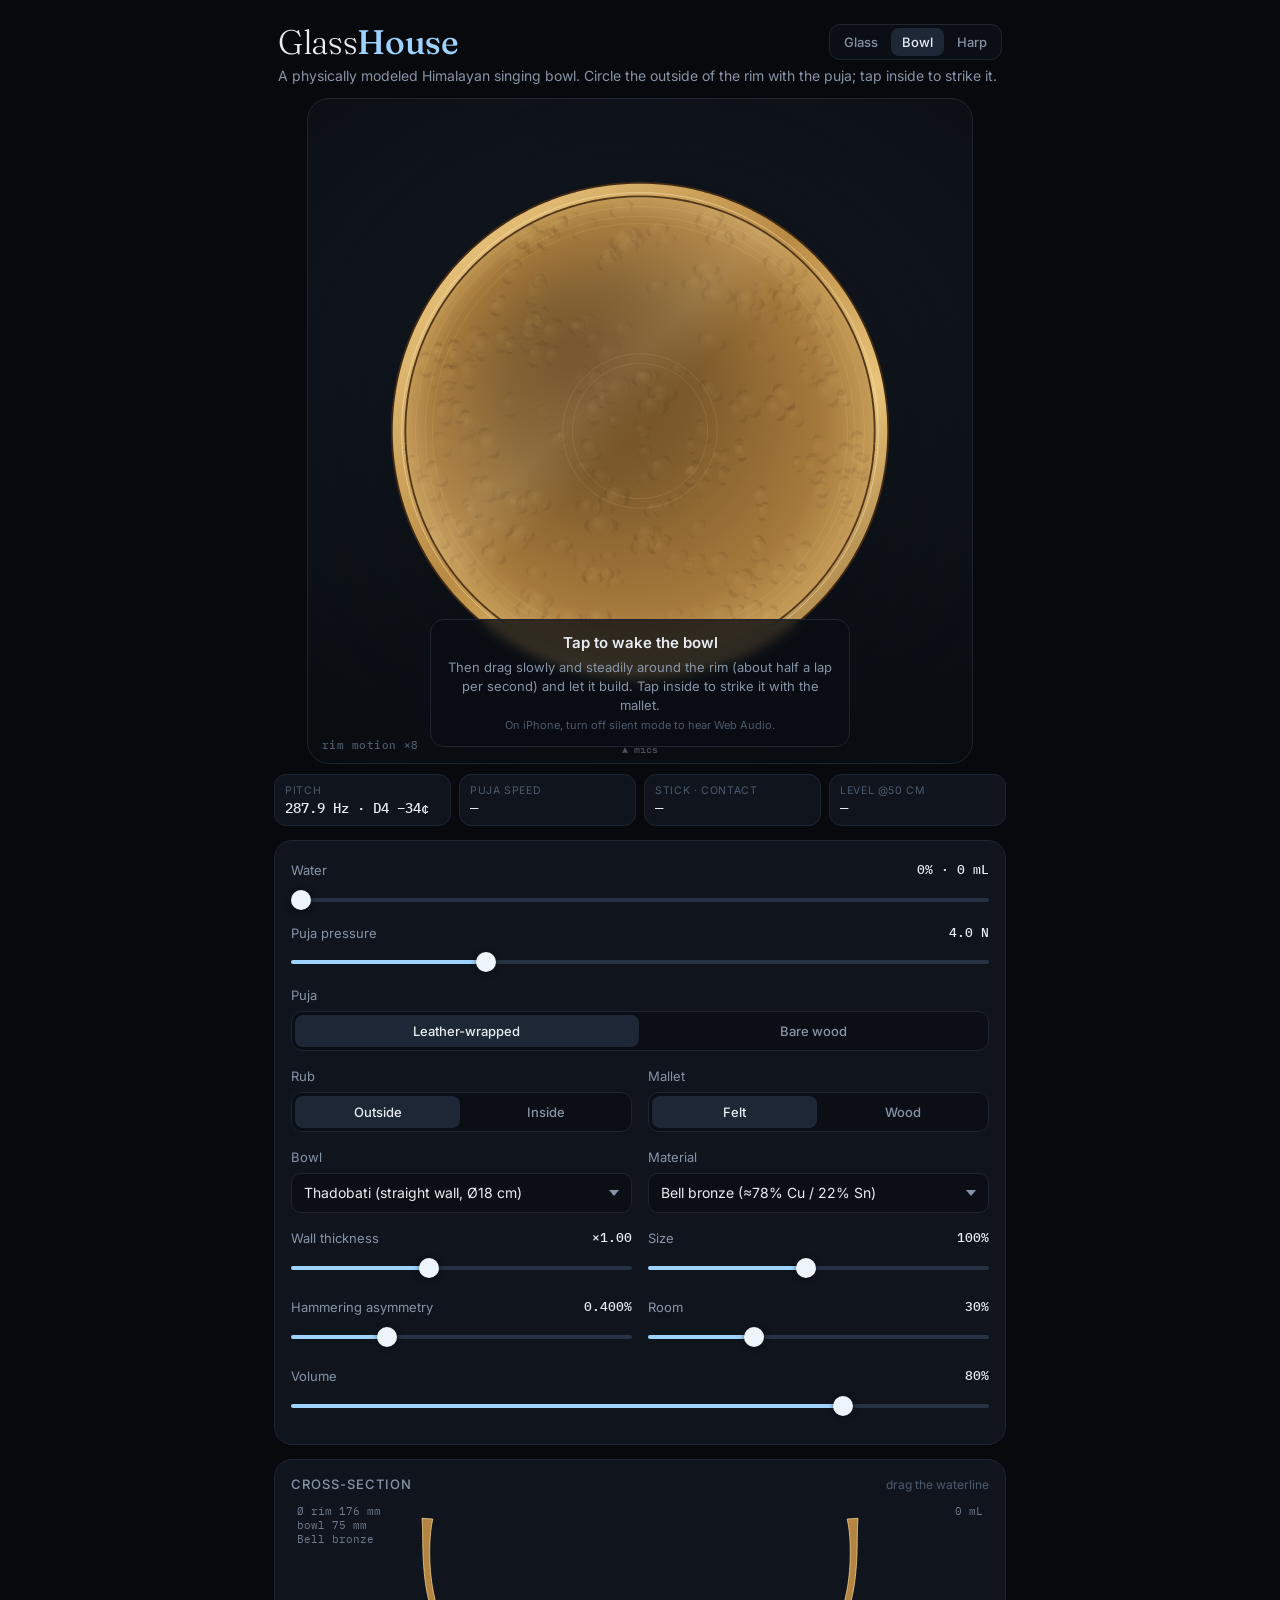
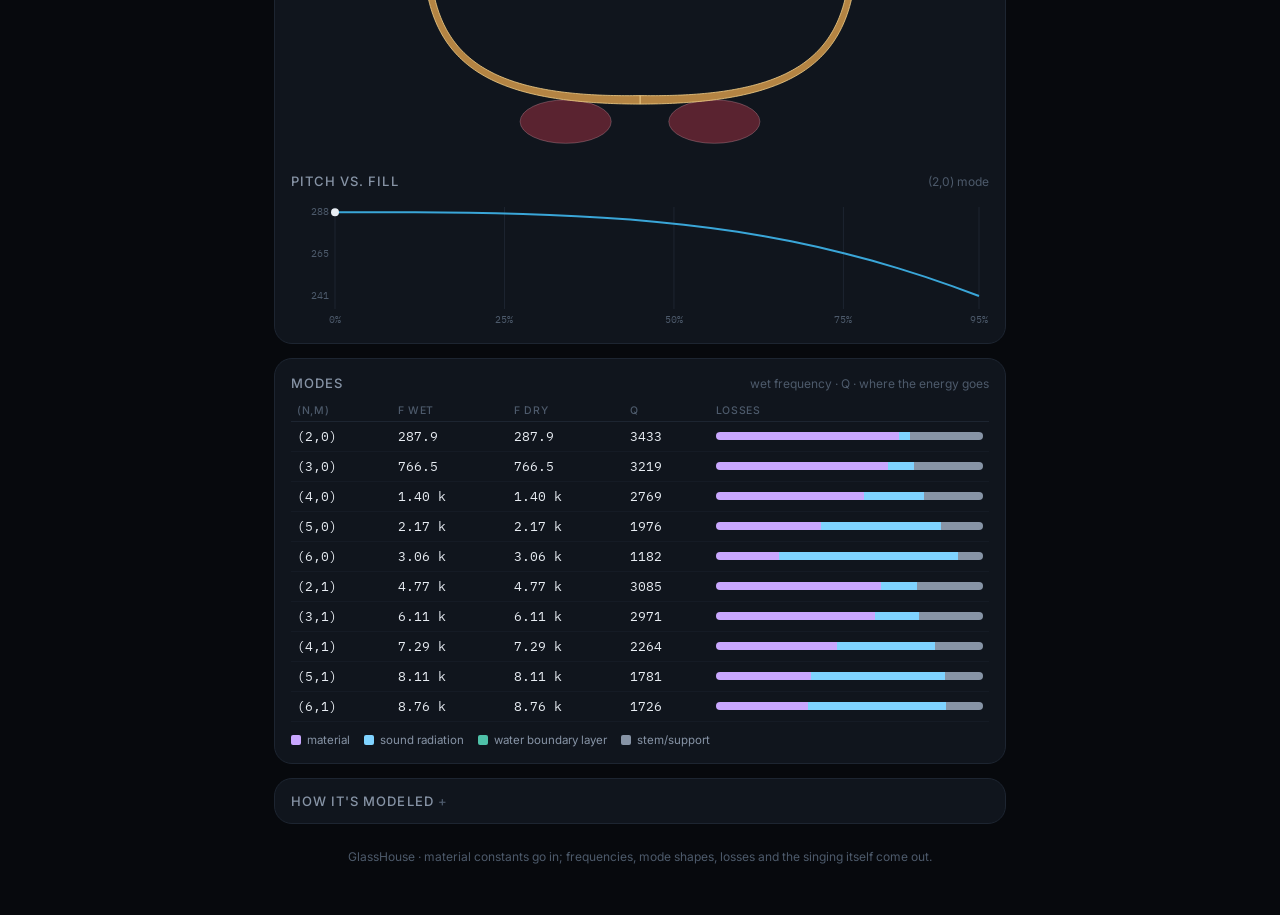
<file: bowl.html>
<!DOCTYPE html>
<html lang="en">
<head>
<meta charset="utf-8">
<meta name="viewport" content="width=device-width, initial-scale=1, viewport-fit=cover">
<title>GlassHouse · Singing bowl</title>
<link rel="preconnect" href="https://fonts.googleapis.com">
<link href="https://fonts.googleapis.com/css2?family=Fraunces:opsz,wght@9..144,300;9..144,500&family=IBM+Plex+Mono:wght@400;500&family=Inter:wght@400;500;600&display=swap" rel="stylesheet">
<style>:root{
  --bg:#07090d; --bg2:#0d1118; --card:#10151d; --line:#1d2531; --ink:#e8edf3; --dim:#8794a6; --faint:#4d5a6b;
  --glass:#dfe9f5; --water:#3aa6d8; --accent:#9fd3ff; --warm:#f2c38b;
  --mat:#c9a7ff; --rad:#7fd3ff; --vis:#4fc1a8; --sup:#8794a6;
}
*{box-sizing:border-box}
html,body{margin:0;background:var(--bg);color:var(--ink);font:15px/1.45 Inter,system-ui,-apple-system,sans-serif;-webkit-font-smoothing:antialiased}
body{padding:env(safe-area-inset-top) env(safe-area-inset-right) env(safe-area-inset-bottom) env(safe-area-inset-left)}
main{max-width:760px;margin:0 auto;padding:18px 14px 40px}
header{padding:6px 4px 12px}
h1{font:300 34px/1 Fraunces,Georgia,serif;letter-spacing:-.01em;margin:0}
h1 span{font-weight:500;color:var(--accent)}
.sub{margin:6px 0 0;color:var(--dim);font-size:14px}
h2{font:500 13px/1 Inter,sans-serif;letter-spacing:.08em;text-transform:uppercase;color:var(--dim);margin:0}
.stage{position:relative}
.topwrap{position:relative;width:100%;max-width:min(100%,74vh);margin:0 auto;aspect-ratio:1/1;border-radius:22px;overflow:hidden;background:radial-gradient(120% 90% at 50% 40%,#18202b 0%,#0b0f15 60%,#06080b 100%);border:1px solid var(--line);touch-action:none;user-select:none;-webkit-user-select:none}
#top{width:100%;height:100%;display:block;touch-action:none;cursor:grab}
#top.rubbing{cursor:grabbing}
.xlabel{position:absolute;left:14px;bottom:12px;font:500 11px/1 "IBM Plex Mono",monospace;color:var(--faint);letter-spacing:.04em}
.busy{position:absolute;inset:0;display:flex;align-items:center;justify-content:center;gap:10px;background:rgba(7,9,13,.55);backdrop-filter:blur(2px);color:var(--dim);font-size:13px;opacity:0;pointer-events:none;transition:opacity .2s}
.busy.on{opacity:1}
.spin{width:16px;height:16px;border-radius:50%;border:2px solid var(--faint);border-top-color:var(--accent);animation:sp 0.8s linear infinite}
@keyframes sp{to{transform:rotate(360deg)}}
.hint{position:absolute;inset:auto 0 0 0;display:flex;justify-content:center;padding:16px;pointer-events:none;transition:opacity .4s}
.hint.gone{opacity:0}
.hint-in{display:flex;flex-direction:column;gap:4px;align-items:center;text-align:center;background:rgba(10,14,20,.78);border:1px solid var(--line);border-radius:14px;padding:12px 16px;max-width:420px;backdrop-filter:blur(6px)}
.hint-in b{font-weight:600}
.hint-in span{color:var(--dim);font-size:13px}
.hint-in small{color:var(--faint);font-size:11px}
.readout{display:grid;grid-template-columns:repeat(4,1fr);gap:8px;margin:10px 0 14px}
.readout div{background:var(--card);border:1px solid var(--line);border-radius:12px;padding:8px 10px;min-width:0}
.readout label{display:block;font-size:10.5px;letter-spacing:.06em;text-transform:uppercase;color:var(--faint);white-space:nowrap;overflow:hidden;text-overflow:ellipsis}
.readout b{display:block;font:500 14px/1.3 "IBM Plex Mono",monospace;white-space:nowrap;overflow:hidden;text-overflow:ellipsis}
.card{background:var(--card);border:1px solid var(--line);border-radius:18px;padding:14px 16px;margin-bottom:14px}
.row{display:flex;flex-direction:column;gap:6px;margin:6px 0 10px;min-width:0}
.row label{font-size:13px;color:var(--dim);display:flex;justify-content:space-between}
.row em{font:normal 500 12.5px "IBM Plex Mono",monospace;color:var(--ink)}
.grid2{display:grid;grid-template-columns:1fr 1fr;gap:0 16px}
input[type=range]{-webkit-appearance:none;appearance:none;width:100%;height:28px;background:transparent;margin:0}
input[type=range]::-webkit-slider-runnable-track{height:4px;border-radius:2px;background:linear-gradient(90deg,var(--accent) var(--p,0%),#263142 var(--p,0%))}
input[type=range]::-moz-range-track{height:4px;border-radius:2px;background:#263142}
input[type=range]::-moz-range-progress{height:4px;border-radius:2px;background:var(--accent)}
input[type=range]::-webkit-slider-thumb{-webkit-appearance:none;width:20px;height:20px;border-radius:50%;background:#eef4fb;margin-top:-8px;box-shadow:0 1px 6px rgba(0,0,0,.5)}
input[type=range]::-moz-range-thumb{width:20px;height:20px;border:0;border-radius:50%;background:#eef4fb}
#fill{--accentFill:var(--water)}
select{appearance:none;-webkit-appearance:none;background:#0b0f15 url("data:image/svg+xml,%3Csvg xmlns='http://www.w3.org/2000/svg' width='10' height='6'%3E%3Cpath d='M0 0l5 6 5-6z' fill='%238794a6'/%3E%3C/svg%3E") no-repeat right 12px center;color:var(--ink);border:1px solid var(--line);border-radius:10px;padding:9px 30px 9px 12px;font:inherit;font-size:14px;width:100%}
.seg{display:flex;background:#0b0f15;border:1px solid var(--line);border-radius:11px;padding:3px;gap:3px}
.seg button{flex:1;background:transparent;border:0;color:var(--dim);font:500 13px Inter,sans-serif;padding:8px 6px;border-radius:8px;cursor:pointer}
.seg button.on{background:#1d2735;color:var(--ink)}
.side-head{display:flex;align-items:baseline;justify-content:space-between;margin:2px 0 8px}
.note{font-size:12px;color:var(--faint)}
#sideCv{width:100%;height:260px;display:block;touch-action:none;margin-bottom:12px;cursor:ns-resize}
#curveCv{width:100%;height:130px;display:block}
table{width:100%;border-collapse:collapse;font:13px "IBM Plex Mono",monospace}
th{font:500 10.5px Inter,sans-serif;letter-spacing:.06em;text-transform:uppercase;color:var(--faint);text-align:left;padding:4px 6px;border-bottom:1px solid var(--line)}
td{padding:6px;border-bottom:1px solid #151b25;white-space:nowrap}
td.bar{width:40%}
.lb{display:flex;height:8px;border-radius:4px;overflow:hidden;background:#151b25}
.lb i{display:block;height:100%}
.l-mat{background:var(--mat)}.l-rad{background:var(--rad)}.l-vis{background:var(--vis)}.l-sup{background:var(--sup)}
tr.hot td{color:var(--accent)}
.legend{display:flex;flex-wrap:wrap;gap:4px 14px;margin-top:10px;font-size:11.5px;color:var(--dim);align-items:center}
.legend i{display:inline-block;width:10px;height:10px;border-radius:2px;margin-right:-8px}
.how summary{cursor:pointer;font:500 13px Inter,sans-serif;letter-spacing:.08em;text-transform:uppercase;color:var(--dim);list-style:none}
.how summary::-webkit-details-marker{display:none}
.how summary::after{content:" +";color:var(--faint)}
.how[open] summary::after{content:" –"}
.how-body p{color:#b9c4d2;font-size:14px;margin:12px 0 0}
.how-body b{color:var(--ink)}
footer{color:var(--faint);font-size:12px;text-align:center;padding:10px}
@media (max-width:520px){
  main{padding:12px 10px 30px}
  h1{font-size:28px}
  .readout{grid-template-columns:repeat(2,1fr)}
  .grid2{grid-template-columns:1fr;}
  td.bar{width:30%}
  td,th{padding:5px 4px}
}

.toprow{display:flex;justify-content:space-between;align-items:center}
.tabs{display:flex;gap:2px;background:#0b0f15;border:1px solid var(--line);border-radius:11px;padding:3px}
.tabs a{color:var(--dim);text-decoration:none;font:500 13px Inter,sans-serif;padding:6px 11px;border-radius:8px}
.tabs a.on{background:#1d2735;color:var(--ink)}
</style>
</head>
<body>
<main>
  <header>
    <div class="toprow"><h1>Glass<span>House</span></h1><nav class="tabs"><a href="index.html">Glass</a><a href="bowl.html" class="on">Bowl</a><a href="harp.html">Harp</a></nav></div>
    <p class="sub">A physically modeled Himalayan singing bowl. Circle the outside of the rim with the puja; tap inside to strike it.</p>
  </header>

  <section class="stage">
    <div class="topwrap">
      <canvas id="top" aria-label="Bowl seen from above. Drag around the rim to rub with the puja; tap inside to strike."></canvas>
      <div id="busy" class="busy"><div class="spin"></div><span id="busyMsg">Solving shell modes…</span></div>
      <div id="hint" class="hint">
        <div class="hint-in">
          <b>Tap to wake the bowl</b>
          <span>Then drag slowly and steadily around the rim (about half a lap per second) and let it build. Tap inside to strike it with the mallet.</span>
          <small>On iPhone, turn off silent mode to hear Web Audio.</small>
        </div>
      </div>
      <div class="xlabel" id="xlabel">rim motion ×8</div>
    </div>
    <div class="readout">
      <div><label>Pitch</label><b id="roPitch">—</b></div>
      <div><label>Puja speed</label><b id="roSpeed">—</b></div>
      <div><label>Stick · contact</label><b id="roStick">—</b></div>
      <div><label>Level @50 cm</label><b id="roLevel">—</b></div>
    </div>
  </section>

  <section class="card controls">
    <div class="row">
      <label for="fill">Water <em id="fillOut">0%</em></label>
      <input id="fill" type="range" min="0" max="95" step="0.5" value="0">
    </div>
    <div class="row">
      <label for="press">Puja pressure <em id="pressOut">4.0 N</em></label>
      <input id="press" type="range" min="1" max="12" step="0.1" value="4">
    </div>
    <div class="row">
      <label>Puja</label>
      <div class="seg" id="stick"><button data-v="leather" class="on">Leather-wrapped</button><button data-v="wood">Bare wood</button></div>
    </div>
    <div class="grid2">
      <div class="row"><label>Rub</label><div class="seg" id="sideSel"><button data-v="1" class="on">Outside</button><button data-v="-1">Inside</button></div></div>
      <div class="row"><label>Mallet</label><div class="seg" id="mallet"><button data-v="felt" class="on">Felt</button><button data-v="wood">Wood</button></div></div>
    </div>
    <div class="grid2">
      <div class="row"><label for="shape">Bowl</label><select id="shape"></select></div>
      <div class="row"><label for="material">Material</label><select id="material"></select></div>
    </div>
    <div class="grid2">
      <div class="row"><label for="thick">Wall thickness <em id="thickOut">×1.00</em></label><input id="thick" type="range" min="0.6" max="1.6" step="0.02" value="1"></div>
      <div class="row"><label for="size">Size <em id="sizeOut">100%</em></label><input id="size" type="range" min="70" max="135" step="1" value="100"></div>
    </div>
    <div class="grid2">
      <div class="row"><label for="split">Hammering asymmetry <em id="splitOut">0.400%</em></label><input id="split" type="range" min="0" max="1.5" step="0.01" value="0.4"></div>
      <div class="row"><label for="reverb">Room <em id="reverbOut">30%</em></label><input id="reverb" type="range" min="0" max="100" step="1" value="30"></div>
    </div>
    <div class="row">
      <label for="vol">Volume <em id="volOut">80%</em></label>
      <input id="vol" type="range" min="0" max="100" step="1" value="80">
    </div>
  </section>

  <section class="card side">
    <div class="side-head"><h2>Cross-section</h2><span class="note">drag the waterline</span></div>
    <canvas id="sideCv" aria-label="Glass cross-section, drag to set water level"></canvas>
    <div class="side-head"><h2>Pitch vs. fill</h2><span class="note" id="curveNote">(2,0) mode</span></div>
    <canvas id="curveCv"></canvas>
  </section>

  <section class="card modes">
    <div class="side-head"><h2>Modes</h2><span class="note">wet frequency · Q · where the energy goes</span></div>
    <table id="modeTable"><thead><tr><th>(n,m)</th><th>f wet</th><th>f dry</th><th>Q</th><th>losses</th></tr></thead><tbody></tbody></table>
    <div class="legend"><i class="l-mat"></i>material <i class="l-rad"></i>sound radiation <i class="l-vis"></i>water boundary layer <i class="l-sup"></i>stem/support</div>
  </section>

  <details class="card how">
    <summary>How it's modeled</summary>
    <div class="how-body">
      <p><b>Bowl.</b> This is the same thin-shell finite-element solve as the glass, applied to a hand-hammered bowl. The meridian runs all the way to the axis, where the shell closes. The wall thickens into a rolled lip at the rim and toward the hammered base, and the bowl sits free on a cushion instead of being clamped to a stem. The partials come out inharmonic, as in real bowls: roughly 1 : 2.7 : 4.9 : 7.5 for the Thadobati. A 1.25 kg, Ø18 cm bell-bronze bowl sings near 290 Hz. "Antique Himalayan alloy" uses the effective modulus Terwagne &amp; Bush measured on real bowls (≈77 GPa at ≈8.9 g/cm³).</p>
      <p><b>Puja.</b> The stick presses on the outside wall about 1.5 cm below the rim. Contact is unilateral: a stiff spring-dashpot that can only push. The stick has mass, and your hand pushes it with the set force. Friction between stick and bronze weakens with sliding speed and is solved implicitly every 10 µs, using the normal force the contact produces at that instant. A leather wrap is soft and lossy, so it stays in contact. Bare wood is stiff, so once the wall's motion exceeds the stick's tiny static indentation, the stick bounces off every cycle. That is the rattle you get when you rub a loud bowl with a wooden stick.</p>
      <p><b>Outside vs. inside.</b> Real bowls only sing when rubbed on the outside (Debut &amp; Antunes). The model shows the same thing without being told: rubbed from inside, the radial–tangential coupling of the shell mode removes energy instead of feeding it, so the bowl only scrapes.</p>
      <p><b>Water and sound.</b> Water uses the same potential-flow added mass as the glass, inside the bowl's true shape. A bowl's walls move most near the rim, so water lowers its pitch much less than it lowers a glass's. At a few hundred hertz and tens of microns of wall motion, the waterline sees several g, which is enough for Faraday ripples and spray. Each mode pair is split by the hammering asymmetry, so the rotating quadrupole beats ("wah-wah") at a fixed listener.</p>
    </div>
  </details>
  <footer>GlassHouse · material constants go in; frequencies, mode shapes, losses and the singing itself come out.</footer>
</main>
<script type="text/plain" id="dsp-src">/*  GlassHouse — real-time dynamics (runs inside the AudioWorklet)
 *  ------------------------------------------------------------
 *  Each wet mode (n, m) is a degenerate pair (cos n·θ / sin n·θ shapes). A real
 *  glass is never perfectly axisymmetric, so the pair is split by a tiny
 *  fraction about a fixed "defect" axis — this is what makes real glasses beat.
 *
 *  Finger = fingertip pad: mass m_p on a shear spring/damper (skin) whose base
 *  is your fingertip moving round the rim. Pad ↔ glass contact obeys a
 *  velocity-weakening (Stribeck) friction law, solved implicitly every
 *  sub-step: stick if the force needed to keep zero slip is below μs·F_N,
 *  otherwise slip with μ(|v_rel|)·F_N. The glass side of that solve uses the
 *  exact one-step mobility of all modes at the contact point, so stick–slip
 *  locks to the glass resonance on its own — nothing is told what pitch to make.
 *  Skin also damps radial/axial rim motion under the finger (∝ F_N^0.7).
 *  Sound = far-field pressure from each mode's radiated power with its cos(nθ)
 *  directivity, picked up at two virtual mics in front of the glass.
 */
(function (root) {
  'use strict';
  const TAU = Math.PI * 2;
  const wrap = a => { a = (a + Math.PI) % TAU; if (a < 0) a += TAU; return a - Math.PI; };

  const FINGER = {
    wet:  { mu0: 0.60, d: 0.15, eps: 0.05, beta: 0.0, Dc: 2e-6, vAge: 0.002 },
    dry:  { mu0: 0.85, d: 0.03,  eps: 0.001, beta: 0.6, Dc: 2e-6, vAge: 0.002 },
    oily: { mu0: 0.22, d: 0.004, eps: 0.003, beta: 0.0, Dc: 2e-6, vAge: 0.002 },
    // puja sticks on bronze (rubbing the outside wall just below the rim)
    leather: { mu0: 0.55, d: 0.12, eps: 0.04, beta: 0.0, Dc: 2e-6, vAge: 0.002 },
    wood:    { mu0: 0.38, d: 0.07, eps: 0.04, beta: 0.0, Dc: 2e-6, vAge: 0.002 },
  };

  // puja contact mechanics: unilateral radial contact (penalty spring-dashpot), stick mass held by the hand,
  // tangential compliance of hand+stick. Leather is soft and lossy; bare wood is stiff, so it can lose
  // contact on every cycle once the rim amplitude exceeds the static indentation -> the rattle.
  const PUJA = {
    leather: { kc: 4e4, cc: 12, ms: 0.03, ch: 3, mp: 0.004, kp: 6000, cp: 4 },
    wood:    { kc: 4e5, cc: 6,  ms: 0.03, ch: 3, mp: 0.004, kp: 6000, cp: 4 },
  };

  // steady-state friction: logarithmic velocity weakening (rate-and-state form) + viscous term
  function muSteady(fr, v) { return Math.max(0.02, fr.mu0 - fr.d * Math.log((v + fr.eps) / 0.1) + fr.beta * v); }

  class GlassVoice {
    constructor(fs, opt) {
      this.fs = fs; this.os = (opt && opt.os) || 2; this.dt = 1 / (fs * this.os);
      this.N = 0; this.cap = 64; this.alloc(this.cap);
      this.keys = []; this.alpha = 0.37; this.split = 3e-4;
      this.Rrim = 0.036;
      // finger
      this.down = false; this.theta = 0; this.thetaT = 0; this.omT = 0; this.omS = 0;
      this.FN = 1.0; this.fr = FINGER.wet; this.mu = 0.7;
      this.mp = 3e-5; this.kp = 1000; this.cp = 1.5;   // fingertip shear impedance (Wiertlewski & Hayward 2012) this.xp = 0; this.vp = 0; this.vb = 0;
      this.cc0 = 3.0; this.rough = 0.01; this.ridge = 4.5e-4; this.ridgePh = 0; this.nz = 0;
      // taps
      this.tapT = -1; this.tapDur = 4e-4; this.tapF = 0; this.tapTh = 0;
      // exciter: 'finger' (on the rim top, constant normal force) or 'puja' (radial unilateral contact)
      this.exc = 'finger'; this.side = 1; this.pj = PUJA.leather; this.y = 0; this.yd = 0; this.Fc = 0; this.contactCount = 0; this.FcAcc = 0;
      // mics: viewer is at the bottom of the screen (theta = +pi/2), mics +-25 deg
      this.mic = [Math.PI / 2 + 0.44, Math.PI / 2 - 0.44];
      this.gain = 1 / 0.25;                            // 0.25 Pa -> full scale
      this.stickCount = 0; this.stepCount = 0; this.pAcc = 0; this.pN = 0;
      this.seed = 12345;
    }
    alloc(n) {
      const F = () => new Float64Array(n);
      this.q = F(); this.v = F(); this.w2 = F(); this.dc = F(); this.om = F();
      this.nn = new Int32Array(n); this.isB = new Uint8Array(n);
      this.aT = F(); this.aR = F(); this.aA = F(); this.gL = F(); this.gR = F(); this.G = F();
      this.pT = F(); this.pR = F(); this.pA = F(); this.vs = F();
    }
    rand() { this.seed = (this.seed * 1664525 + 1013904223) >>> 0; return this.seed / 4294967296 * 2 - 1; }

    setModes(list, opt) {
      opt = opt || {};
      if (opt.split != null) this.split = opt.split;
      if (opt.alpha != null) this.alpha = opt.alpha;
      if (opt.Rrim) this.Rrim = opt.Rrim;
      const oldIdx = new Map(); this.keys.forEach((k, i) => oldIdx.set(k, i));
      const oq = this.q, ov = this.v;
      const lim = 1.7 / this.dt, need = list.length * 2;
      if (need > this.cap) { this.cap = need; }
      const q = new Float64Array(this.cap), v = new Float64Array(this.cap);
      const keep = this.q; this.alloc(this.cap);
      const keys = []; let k = 0;
      for (const m of list) {
        if (m.omega > lim) continue;
        for (let b = 0; b < 2; b++) {
          const key = m.key + (b ? 'B' : 'A'), j = oldIdx.get(key);
          if (j != null) { q[k] = oq[j]; v[k] = ov[j]; }
          const om = m.omega * (1 + (b ? 0.5 : -0.5) * this.split);
          this.om[k] = om;
          this.w2[k] = Math.pow(2 / this.dt * Math.sin(om * this.dt / 2), 2);  // pre-warped for symplectic Euler
          this.dc[k] = 2 * m.zeta * om;
          this.nn[k] = m.n; this.isB[k] = b;
          this.aT[k] = m.rimV; this.aR[k] = m.rimR; this.aA[k] = m.rimA; this.G[k] = m.G;
          const fL = this.mic[0] - this.alpha, fR = this.mic[1] - this.alpha;
          this.gL[k] = m.G * (b ? Math.sin(m.n * fL) : Math.cos(m.n * fL));
          this.gR[k] = m.G * (b ? Math.sin(m.n * fR) : Math.cos(m.n * fR));
          keys.push(key); k++;
        }
      }
      this.q = q; this.v = v; this.N = k; this.keys = keys;
    }

    setFinger(f) {
      if (f.FN != null) this.FN = f.FN;
      if (f.cond) this.fr = FINGER[f.cond] || FINGER.wet;
      if (f.down != null) {
        if (f.down && !this.down) { this.mu = muSteady(this.fr, 0); this.seatPuja = true; this.theta = f.theta; this.thetaT = f.theta; this.omS = 0; this.xp = 0; this.vp = 0; }
        this.down = f.down;
      }
      if (f.theta != null) this.thetaT = f.theta;
      if (f.omega != null) this.omT = f.omega;
    }
    // true when the glass is silent and untouched: skip it entirely (saves CPU with many glasses)
    quiet() {
      if (this.down || this.tapT >= 0) return false;
      let e = 0; for (let k = 0; k < this.N; k++) e += this.G[k] * (Math.abs(this.v[k]) + this.om[k] * Math.abs(this.q[k]));
      if (e < 3e-6) { if (e > 0) { this.q.fill(0); this.v.fill(0); } return true; }
      return false;
    }
    tap(theta, force, dur) { this.tapT = 0; this.tapTh = theta; this.tapF = force || 6; this.tapDur = dur || 4e-4; }
    setExciter(e) {
      if (e.kind) this.exc = e.kind;
      if (e.side) this.side = e.side;
      if (e.stick && PUJA[e.stick]) { this.pj = PUJA[e.stick]; this.fr = FINGER[e.stick]; }
      if (this.exc === 'puja') { this.mp = this.pj.mp; this.kp = this.pj.kp; this.cp = this.pj.cp; }
      else { this.mp = 3e-5; this.kp = 1000; this.cp = 1.5; }
    }
    damp() { this.q.fill(0); this.v.fill(0); }

    // shape factors for oscillator k at angle th
    process(outL, outR, len) {
      const dt = this.dt, os = this.os, N = this.N, fr = this.fr;
      const q = this.q, v = this.v, w2 = this.w2, dc = this.dc, nn = this.nn, isB = this.isB;
      const aT = this.aT, aR = this.aR, aA = this.aA, pT = this.pT, pR = this.pR, pA = this.pA, vs = this.vs;
      const cn = new Float64Array(8), snn = new Float64Array(8), tc = new Float64Array(8), ts = new Float64Array(8);
      const aW = 1 - Math.exp(-dt / 0.018);
      for (let i = 0; i < len; i++) {
        let accL = 0, accR = 0;
        for (let o = 0; o < os; o++) {
          // ---- finger kinematics (smoothed velocity, soft position lock)
          if (this.down) {
            this.omS += (this.omT - this.omS) * aW;
            this.thetaT += this.omT * dt;
            this.theta += this.omS * dt + wrap(this.thetaT - this.theta) * 25 * dt;
            this.vb = this.Rrim * this.omS;
          }
          const ph = this.theta - this.alpha, c1 = Math.cos(ph), s1 = Math.sin(ph);
          cn[0] = 1; snn[0] = 0; cn[1] = c1; snn[1] = s1;
          for (let n = 2; n < 8; n++) { cn[n] = cn[n - 1] * c1 - snn[n - 1] * s1; snn[n] = snn[n - 1] * c1 + cn[n - 1] * s1; }
          let tapping = false, Ft = 0;
          if (this.tapT >= 0) {
            const tp = this.tapTh - this.alpha, c = Math.cos(tp), s = Math.sin(tp);
            tc[0] = 1; ts[0] = 0; tc[1] = c; ts[1] = s;
            for (let n = 2; n < 8; n++) { tc[n] = tc[n - 1] * c - ts[n - 1] * s; ts[n] = ts[n - 1] * c + tc[n - 1] * s; }
            Ft = -this.tapF * Math.sin(Math.PI * this.tapT / this.tapDur);          // inward radial push
            tapping = true; this.tapT += dt; if (this.tapT > this.tapDur) this.tapT = -1;
          }
          // ---- contact geometry + explicit forces
          let vr = 0, va = 0, Y = 0;
          for (let k = 0; k < N; k++) {
            const n = nn[k], C = cn[n], S = snn[n];
            if (isB[k]) { pT[k] = -aT[k] * C; pR[k] = aR[k] * S; pA[k] = aA[k] * S; }
            else { pT[k] = aT[k] * S; pR[k] = aR[k] * C; pA[k] = aA[k] * C; }
            vr += pR[k] * v[k]; va += pA[k] * v[k]; Y += pT[k] * pT[k];
          }
          let Fr, Fa, FNnow = this.FN;
          if (this.exc === 'puja') {
            let ur = 0; for (let k = 0; k < N; k++) ur += pR[k] * q[k];
            const P = this.pj, sd = this.side;
            let Fc = 0;
            if (this.down) {
              if (this.seatPuja) { this.y = ur - sd * this.FN / P.kc; this.yd = vr; this.seatPuja = false; }
              const del = sd * (ur - this.y), deld = sd * (vr - this.yd);
              if (del > 0) { Fc = P.kc * del + P.cc * deld; if (Fc < 0) Fc = 0; }
              this.yd += dt * (sd * Fc - sd * this.FN - P.ch * this.yd) / P.ms; this.y += dt * this.yd;
              if (Fc > 0) this.contactCount++;
              this.FcAcc += Fc;
            }
            this.Fc = Fc; FNnow = Fc;
            Fr = -sd * Fc; Fa = 0;
          } else {
            const cc = this.down ? this.cc0 * Math.sqrt(this.FN) : 0;
            Fr = -cc * vr; Fa = -cc * va;
          }
          let vg = 0;
          for (let k = 0; k < N; k++) {
            let Q = pR[k] * Fr + pA[k] * Fa;
            if (tapping) { const n = nn[k]; Q += Ft * aR[k] * (isB[k] ? ts[n] : tc[n]); }
            const vk = (v[k] + dt * (-w2[k] * q[k] + Q)) / (1 + dc[k] * dt);
            vs[k] = vk; vg += pT[k] * vk;
          }
          // ---- friction (implicit)
          let F = 0;
          if (this.down && FNnow > 0) {
            const mp = this.mp;
            const vpS = (this.vp + dt * (-this.kp * this.xp + this.cp * this.vb) / mp) / (1 + this.cp * dt / mp);
            const vrel = vpS - vg, Z = dt * (1 / mp + Y);
            // fingerprint ridges + skin micro-roughness modulate the friction coefficient
            this.ridgePh += Math.abs(this.vb) * dt / this.ridge;
            this.nz = 0.97 * this.nz + 0.03 * this.rand();
            const mod = 1 + this.rough * (0.6 * Math.sin(TAU * this.ridgePh) + 4 * this.nz);
            const FN = FNnow, muNow = this.mu * mod;
            const Fs = vrel / Z;
            let vAfter;
            if (Math.abs(Fs) <= muNow * FN) { F = Fs; vAfter = 0; this.stickCount++; }
            else { const sg = vrel > 0 ? 1 : -1; F = sg * muNow * FN; vAfter = vrel - Z * F; }
            // rate-and-state friction: the contact's friction level relaxes toward the
            // steady-state Stribeck value over a slip distance Dc (and re-ages while stuck)
            const av = Math.abs(vAfter);
            const muSS = muSteady(fr, av);
            const rate = fr.tau ? 1 / fr.tau : (av + fr.vAge) / fr.Dc;
            this.mu += (muSS - this.mu) * (1 - Math.exp(-dt * rate));
            this.vp = vpS - dt * F / mp;
            this.xp += dt * (this.vp - this.vb);
            this.stepCount++;
          }
          // ---- update modes, radiate
          let pl = 0, pr = 0;
          const gL = this.gL, gR = this.gR;
          for (let k = 0; k < N; k++) {
            const vk = vs[k] + dt * pT[k] * F;
            v[k] = vk; q[k] += dt * vk;
            pl += gL[k] * vk; pr += gR[k] * vk;
          }
          accL += pl; accR += pr;
        }
        const L = accL / os, R = accR / os;
        this.pAcc += 0.5 * (L * L + R * R); this.pN++;
        outL[i] = L * this.gain; outR[i] = R * this.gain;
      }
    }

    // snapshot for visuals: complex amplitude per oscillator
    snapshot() {
      const N = this.N, amps = new Float64Array(N * 2);
      for (let k = 0; k < N; k++) { amps[2 * k] = this.q[k]; amps[2 * k + 1] = this.v[k] / this.om[k]; }
      const prms = Math.sqrt(this.pAcc / Math.max(1, this.pN));
      const stick = this.stepCount ? this.stickCount / this.stepCount : 0;
      const steps = this.pN * this.os, contact = this.down && steps ? this.contactCount / steps : 0, Fmean = steps ? this.FcAcc / steps : 0;
      this.pAcc = 0; this.pN = 0; this.stickCount = 0; this.stepCount = 0; this.contactCount = 0; this.FcAcc = 0;
      return { keys: this.keys.slice(), amps, theta: this.theta, down: this.down, prms, stick, vb: this.vb, alpha: this.alpha, contact, Fmean, y: this.y };
    }
  }

  const api = { GlassVoice, FINGER, PUJA };
  if (typeof module !== 'undefined' && module.exports) module.exports = api; else root.GlassDSP = api;
})(typeof globalThis !== 'undefined' ? globalThis : this);
</script>
<script>/*  GlassHouse — physics core
 *  ------------------------------------------------------------
 *  1. Glass bowl = thin elastic shell of revolution (Love first-approximation
 *     strains), discretised along the meridian with C1 Hermite-cubic elements
 *     for u (meridional), v (circumferential), w (normal), one Fourier order n
 *     at a time, clamped where the bowl meets the stem.
 *  2. Liquid = inviscid, incompressible potential flow inside the real bowl
 *     shape, pressure-release free surface (phi = 0; gravity/capillarity are
 *     negligible at audio frequency). Solved by Ritz minimisation of the
 *     kinetic-energy functional -> added-mass matrix in dry-mode coordinates.
 *  3. Wet modes = generalised eigenproblem K q = w^2 (M + M_fluid) q in a
 *     basis of dry modes.
 *  4. Losses per mode: material loss factor, acoustic radiation (exact 2-D
 *     cylindrical-harmonic radiation resistance applied strip-wise along the
 *     bowl height), viscous Stokes boundary layer of the liquid at the wall
 *     (from the potential-flow slip velocity), small support loss.
 */
(function (root) {
  'use strict';

  // ---------------------------------------------------------------- linalg
  function mat(n, m) { const a = new Array(n); for (let i = 0; i < n; i++) a[i] = new Float64Array(m); return a; }

  function cholesky(A) {
    const n = A.length, L = mat(n, n);
    for (let j = 0; j < n; j++) {
      let s = A[j][j];
      const Lj = L[j];
      for (let k = 0; k < j; k++) s -= Lj[k] * Lj[k];
      if (!(s > 0)) throw new Error('matrix not SPD at ' + j + ' (' + s + ')');
      const d = Math.sqrt(s); Lj[j] = d;
      for (let i = j + 1; i < n; i++) {
        const Li = L[i]; let t = A[i][j];
        for (let k = 0; k < j; k++) t -= Li[k] * Lj[k];
        Li[j] = t / d;
      }
    }
    return L;
  }
  function fwdSub(L, b) { const n = L.length, x = new Float64Array(n); for (let i = 0; i < n; i++) { let s = b[i]; const Li = L[i]; for (let k = 0; k < i; k++) s -= Li[k] * x[k]; x[i] = s / Li[i]; } return x; }
  function bwdSubT(L, b) { const n = L.length, x = new Float64Array(n); for (let i = n - 1; i >= 0; i--) { let s = b[i]; for (let k = i + 1; k < n; k++) s -= L[k][i] * x[k]; x[i] = s / L[i][i]; } return x; }
  function cholSolve(L, b) { return bwdSubT(L, fwdSub(L, b)); }

  // Symmetric eigen-decomposition (Householder tridiagonalisation + implicit QL; JAMA port)
  function symEig(A) {
    const n = A.length, V = A.map(r => Float64Array.from(r)), d = new Float64Array(n), e = new Float64Array(n);
    for (let j = 0; j < n; j++) d[j] = V[n - 1][j];
    for (let i = n - 1; i > 0; i--) {
      let scale = 0, h = 0;
      for (let k = 0; k < i; k++) scale += Math.abs(d[k]);
      if (scale === 0) {
        e[i] = d[i - 1];
        for (let j = 0; j < i; j++) { d[j] = V[i - 1][j]; V[i][j] = 0; V[j][i] = 0; }
      } else {
        for (let k = 0; k < i; k++) { d[k] /= scale; h += d[k] * d[k]; }
        let f = d[i - 1], g = Math.sqrt(h); if (f > 0) g = -g;
        e[i] = scale * g; h -= f * g; d[i - 1] = f - g;
        for (let j = 0; j < i; j++) e[j] = 0;
        for (let j = 0; j < i; j++) {
          f = d[j]; V[j][i] = f; g = e[j] + V[j][j] * f;
          for (let k = j + 1; k <= i - 1; k++) { g += V[k][j] * d[k]; e[k] += V[k][j] * f; }
          e[j] = g;
        }
        f = 0;
        for (let j = 0; j < i; j++) { e[j] /= h; f += e[j] * d[j]; }
        const hh = f / (h + h);
        for (let j = 0; j < i; j++) e[j] -= hh * d[j];
        for (let j = 0; j < i; j++) {
          f = d[j]; g = e[j];
          for (let k = j; k <= i - 1; k++) V[k][j] -= (f * e[k] + g * d[k]);
          d[j] = V[i - 1][j]; V[i][j] = 0;
        }
      }
      d[i] = h;
    }
    for (let i = 0; i < n - 1; i++) {
      V[n - 1][i] = V[i][i]; V[i][i] = 1; const h = d[i + 1];
      if (h !== 0) {
        for (let k = 0; k <= i; k++) d[k] = V[k][i + 1] / h;
        for (let j = 0; j <= i; j++) {
          let g = 0;
          for (let k = 0; k <= i; k++) g += V[k][i + 1] * V[k][j];
          for (let k = 0; k <= i; k++) V[k][j] -= g * d[k];
        }
      }
      for (let k = 0; k <= i; k++) V[k][i + 1] = 0;
    }
    for (let j = 0; j < n; j++) { d[j] = V[n - 1][j]; V[n - 1][j] = 0; }
    V[n - 1][n - 1] = 1; e[0] = 0;
    for (let i = 1; i < n; i++) e[i - 1] = e[i];
    e[n - 1] = 0;
    let f = 0, tst1 = 0; const eps = Math.pow(2, -52);
    for (let l = 0; l < n; l++) {
      tst1 = Math.max(tst1, Math.abs(d[l]) + Math.abs(e[l]));
      let m = l;
      while (m < n) { if (Math.abs(e[m]) <= eps * tst1) break; m++; }
      if (m > l) {
        let iter = 0;
        do {
          if (++iter > 200) break;
          let g = d[l], p = (d[l + 1] - g) / (2 * e[l]), r = Math.hypot(p, 1); if (p < 0) r = -r;
          d[l] = e[l] / (p + r); d[l + 1] = e[l] * (p + r);
          const dl1 = d[l + 1]; let h = g - d[l];
          for (let i = l + 2; i < n; i++) d[i] -= h;
          f += h;
          p = d[m]; let c = 1, c2 = c, c3 = c; const el1 = e[l + 1]; let s = 0, s2 = 0;
          for (let i = m - 1; i >= l; i--) {
            c3 = c2; c2 = c; s2 = s;
            g = c * e[i]; h = c * p; r = Math.hypot(p, e[i]);
            e[i + 1] = s * r; s = e[i] / r; c = p / r; p = c * d[i] - s * g;
            d[i + 1] = h + s * (c * g + s * d[i]);
            for (let k = 0; k < n; k++) { h = V[k][i + 1]; V[k][i + 1] = s * V[k][i] + c * h; V[k][i] = c * V[k][i] - s * h; }
          }
          p = -s * s2 * c3 * el1 * e[l] / dl1; e[l] = s * p; d[l] = c * p;
        } while (Math.abs(e[l]) > eps * tst1);
      }
      d[l] = d[l] + f; e[l] = 0;
    }
    const idx = Array.from({ length: n }, (_, i) => i).sort((a, b) => d[a] - d[b]);
    return { values: idx.map(i => d[i]), vectors: idx.map(i => { const v = new Float64Array(n); for (let k = 0; k < n; k++) v[k] = V[k][i]; return v; }) };
  }

  // Generalised symmetric-definite eigenproblem K x = lambda M x, x^T M x = 1
  function genEig(K, M, nKeep) {
    const n = K.length, L = cholesky(M);
    const X = mat(n, n);                              // X = L^-1 K   (column by column)
    const col = new Float64Array(n);
    for (let j = 0; j < n; j++) { for (let i = 0; i < n; i++) col[i] = K[i][j]; const y = fwdSub(L, col); for (let i = 0; i < n; i++) X[i][j] = y[i]; }
    const C = mat(n, n);                              // C = L^-1 X^T
    for (let j = 0; j < n; j++) { for (let i = 0; i < n; i++) col[i] = X[j][i]; const y = fwdSub(L, col); for (let i = 0; i < n; i++) C[i][j] = y[i]; }
    for (let i = 0; i < n; i++) for (let j = 0; j < i; j++) { const a = 0.5 * (C[i][j] + C[j][i]); C[i][j] = a; C[j][i] = a; }
    const { values, vectors } = symEig(C);
    const k = Math.min(nKeep || n, n), out = [];
    for (let i = 0; i < k; i++) out.push({ lambda: values[i], x: bwdSubT(L, vectors[i]) });
    return out;
  }

  // -------------------------------------------------------------- quadrature
  const GL = (function () {
    function rule(n) {                                // Gauss-Legendre on [-1,1]
      const x = new Float64Array(n), w = new Float64Array(n);
      for (let i = 0; i < n; i++) {
        let z = Math.cos(Math.PI * (i + 0.75) / (n + 0.5)), pp = 0;
        for (let it = 0; it < 100; it++) {
          let p1 = 1, p2 = 0;
          for (let j = 1; j <= n; j++) { const p3 = p2; p2 = p1; p1 = ((2 * j - 1) * z * p2 - (j - 1) * p3) / j; }
          pp = n * (z * p1 - p2) / (z * z - 1);
          const z1 = z; z = z1 - p1 / pp; if (Math.abs(z - z1) < 1e-15) break;
        }
        x[i] = z; w[i] = 2 / ((1 - z * z) * pp * pp);
      }
      return { x, w };
    }
    const c = {}; return n => c[n] || (c[n] = rule(n));
  })();

  // Legendre P_0..P_{N-1} and derivatives at X
  function legendre(N, X, P, dP) {
    P[0] = 1; dP[0] = 0; if (N > 1) { P[1] = X; dP[1] = 1; }
    for (let k = 2; k < N; k++) { P[k] = ((2 * k - 1) * X * P[k - 1] - (k - 1) * P[k - 2]) / k; dP[k] = dP[k - 2] + (2 * k - 1) * P[k - 1]; }
  }

  // ----------------------------------------------------------------- Bessel
  const EULER = 0.5772156649015329;
  function besselJ(n, x) { let s = 0, t = Math.pow(x / 2, n); for (let k = 1; k <= n; k++) t /= k; for (let k = 0; k < 80; k++) { s += t; t *= -(x * x / 4) / ((k + 1) * (k + 1 + n)); if (Math.abs(t) < 1e-18 * Math.abs(s)) break; } return s; }
  function besselY(n, x) {                            // A&S 9.1.11, integer n >= 0
    const h = x / 2; let s1 = 0;
    if (n > 0) { const fact = [1]; for (let i = 1; i <= n; i++) fact[i] = fact[i - 1] * i; for (let k = 0; k < n; k++) s1 += fact[n - k - 1] / fact[k] * Math.pow(h * h, k); s1 *= -Math.pow(h, -n) / Math.PI; }
    const s2 = 2 / Math.PI * Math.log(h) * besselJ(n, x);
    let psiK = -EULER, psiNK = -EULER; for (let i = 1; i <= n; i++) psiNK += 1 / i;
    let t = Math.pow(h, n); for (let i = 1; i <= n; i++) t /= i;          // (h^n)/(0! n!)
    let s3 = 0;
    for (let k = 0; k < 80; k++) {
      s3 += (psiK + psiNK) * t;
      t *= -(h * h) / ((k + 1) * (n + k + 1)); psiK += 1 / (k + 1); psiNK += 1 / (n + k + 1);
      if (Math.abs(t) < 1e-18) break;
    }
    return s1 + s2 - s3 / Math.PI;
  }
  // Real part of the specific radiation impedance of a cylinder vibrating as cos(n theta):
  //   z_n = i rho c H_n(ka)/H_n'(ka);  Re z_n = rho c * (2/(pi ka)) / |H_n'(ka)|^2  (Wronskian)
  function radResistance(n, x, rhoC) {
    const dJ = n === 0 ? -besselJ(1, x) : 0.5 * (besselJ(n - 1, x) - besselJ(n + 1, x));
    const dY = n === 0 ? -besselY(1, x) : 0.5 * (besselY(n - 1, x) - besselY(n + 1, x));
    return rhoC * (2 / (Math.PI * x)) / (dJ * dJ + dY * dY);
  }

  // --------------------------------------------------------------- geometry
  // Midsurface meridian = cubic Bezier in (r, z) [mm], P0 at stem junction.
  function makeGeometry(P, scale, tRim, tBase, thickFn) {
    const S = scale * 1e-3;
    const p = P.map(q => [q[0] * S, q[1] * S]);
    function bz(t) {
      const u = 1 - t;
      const r = u * u * u * p[0][0] + 3 * u * u * t * p[1][0] + 3 * u * t * t * p[2][0] + t * t * t * p[3][0];
      const z = u * u * u * p[0][1] + 3 * u * u * t * p[1][1] + 3 * u * t * t * p[2][1] + t * t * t * p[3][1];
      const d1 = (a, b) => 3 * (u * u * (p[1][a] - p[0][a]) + 2 * u * t * (p[2][a] - p[1][a]) + t * t * (p[3][a] - p[2][a]));
      const d2 = a => 6 * (u * (p[2][a] - 2 * p[1][a] + p[0][a]) + t * (p[3][a] - 2 * p[2][a] + p[1][a]));
      const d3 = a => 6 * (p[3][a] - 3 * p[2][a] + 3 * p[1][a] - p[0][a]);
      return { r, z, rt: d1(0), zt: d1(1), rtt: d2(0), ztt: d2(1), rttt: d3(0), zttt: d3(1) };
    }
    const NT = 4000, Ts = new Float64Array(NT + 1), Ss = new Float64Array(NT + 1);
    let prev = Math.hypot(bz(0).rt, bz(0).zt);
    for (let i = 1; i <= NT; i++) {                   // Simpson per sub-interval
      const t0 = (i - 1) / NT, t1 = i / NT, tm = 0.5 * (t0 + t1);
      const bm = bz(tm), b1 = bz(t1), sm = Math.hypot(bm.rt, bm.zt), s1 = Math.hypot(b1.rt, b1.zt);
      Ss[i] = Ss[i - 1] + (t1 - t0) * (prev + 4 * sm + s1) / 6; Ts[i] = t1; prev = s1;
    }
    const L = Ss[NT];
    function tOfS(s) {
      if (s <= 0) return 0; if (s >= L) return 1;
      let lo = 0, hi = NT; while (hi - lo > 1) { const m = (lo + hi) >> 1; if (Ss[m] < s) lo = m; else hi = m; }
      let t = Ts[lo] + (s - Ss[lo]) / (Ss[hi] - Ss[lo]) * (Ts[hi] - Ts[lo]);
      const b = bz(t); t += 0; return t;
    }
    function thick(s) { if (thickFn) return thickFn(s, L); const x = 1 - s / L; return tRim + (tBase - tRim) * x * x; }
    function at(s) {
      const b = bz(tOfS(s));
      const sig = Math.hypot(b.rt, b.zt), c = b.rt / sig, sn = b.zt / sig;
      const N = b.rt * b.ztt - b.zt * b.rtt, Nt = b.rt * b.zttt - b.zt * b.rttt;
      const sigt = (b.rt * b.rtt + b.zt * b.ztt) / sig;
      const k1 = N / (sig * sig * sig);
      const dk1 = (Nt / (sig * sig * sig) - 3 * N * sigt / (sig * sig * sig * sig)) / sig;
      const k2 = sn / b.r, dk2 = c * (k1 - k2) / b.r;
      return { r: b.r, z: b.z, c, sn, k1, dk1, k2, dk2, t: thick(s) };
    }
    // inner (liquid-side) surface table, z made monotone
    const NI = 800, inner = { s: new Float64Array(NI + 1), r: new Float64Array(NI + 1), z: new Float64Array(NI + 1) };
    for (let i = 0; i <= NI; i++) {
      const s = L * i / NI, g = at(s);
      inner.s[i] = s; inner.r[i] = g.r - 0.5 * g.t * g.sn; inner.z[i] = g.z + 0.5 * g.t * g.c;
      if (i > 0 && inner.z[i] <= inner.z[i - 1]) inner.z[i] = inner.z[i - 1] + 1e-9;
    }
    function innerAtZ(zq) {                           // returns {r, s}
      const Z = inner.z; if (zq <= Z[0]) return { r: inner.r[0], s: 0 };
      if (zq >= Z[NI]) return { r: inner.r[NI], s: L };
      let lo = 0, hi = NI; while (hi - lo > 1) { const m = (lo + hi) >> 1; if (Z[m] < zq) lo = m; else hi = m; }
      const f = (zq - Z[lo]) / (Z[hi] - Z[lo]);
      return { r: inner.r[lo] + f * (inner.r[hi] - inner.r[lo]), s: inner.s[lo] + f * (inner.s[hi] - inner.s[lo]) };
    }
    let rMaxOuter = 0; for (let i = 0; i <= 200; i++) { const g = at(L * i / 200); rMaxOuter = Math.max(rMaxOuter, g.r + 0.5 * g.t * g.sn); }
    const rim = at(L);
    return { L, at, thick, inner, innerAtZ, zFloor: inner.z[0], zRimIn: inner.z[NI], rim, rimR: rim.r, rMaxOuter, profileT: bz };
  }

  // -------------------------------------------------------- shell FE (order n)
  function hermite(x, h, N, dN, ddN) {
    const x2 = x * x, x3 = x2 * x;
    N[0] = 1 - 3 * x2 + 2 * x3; N[1] = h * (x - 2 * x2 + x3); N[2] = 3 * x2 - 2 * x3; N[3] = h * (x3 - x2);
    dN[0] = (-6 * x + 6 * x2) / h; dN[1] = (1 - 4 * x + 3 * x2); dN[2] = (6 * x - 6 * x2) / h; dN[3] = (3 * x2 - 2 * x);
    ddN[0] = (-6 + 12 * x) / (h * h); ddN[1] = (-4 + 6 * x) / h; ddN[2] = (6 - 12 * x) / (h * h); ddN[3] = (6 * x - 2) / h;
  }
  const FIELD_OFF = { U: 0, V: 2, W: 4 };
  const LOC = f => [FIELD_OFF[f], FIELD_OFF[f] + 1, 6 + FIELD_OFF[f], 6 + FIELD_OFF[f] + 1];
  const LU = LOC('U'), LV = LOC('V'), LW = LOC('W');

  function shellModes(geo, matl, n, opts) {
    opts = opts || {};
    const Ne = opts.Ne || 36, nKeep = opts.nKeep || 8, clamp = opts.clamp !== false;
    const L = geo.L, nodes = new Float64Array(Ne + 1);
    for (let i = 0; i <= Ne; i++) { const x = i / Ne; nodes[i] = L * (0.6 * x + 0.4 * x * x); } // finer near the clamp
    const nd = 6 * (Ne + 1), K = mat(nd, nd), M = mat(nd, nd);
    const E = matl.E, nu = matl.nu, rho = matl.rho, q = GL(5);
    const N = new Float64Array(4), dN = new Float64Array(4), ddN = new Float64Array(4);
    const rows = Array.from({ length: 9 }, () => new Float64Array(12)); // e1 e2 g k1 k2 tw | U V W
    for (let e = 0; e < Ne; e++) {
      const sa = nodes[e], h = nodes[e + 1] - sa, base = 6 * e;
      for (let iq = 0; iq < q.x.length; iq++) {
        const x = 0.5 * (q.x[iq] + 1), wq = 0.5 * q.w[iq] * h, s = sa + x * h, g = geo.at(s);
        hermite(x, h, N, dN, ddN);
        for (const r of rows) r.fill(0);
        const [e1, e2, gm, kb1, kb2, tw, mU, mV, mW] = rows;
        const r = g.r, c = g.c, k1 = g.k1, k2 = g.k2, dk1 = g.dk1, dk2 = g.dk2;
        for (let a = 0; a < 4; a++) {
          const iu = LU[a], iv = LV[a], iw = LW[a];
          const U = N[a], Up = dN[a], V = N[a], Vp = dN[a], W = N[a], Wp = dN[a], Wpp = ddN[a];
          // contributions of U-dof
          e1[iu] += Up; e2[iu] += c * U / r; gm[iu] += -n * U / r;
          { const B1 = k1 * U, B1p = dk1 * U + k1 * Up; kb1[iu] += B1p; kb2[iu] += c * B1 / r; tw[iu] += -n * B1 / r; }
          mU[iu] += U;
          // V-dof
          e2[iv] += n * V / r; gm[iv] += Vp - c * V / r;
          { const B2 = k2 * V, B2p = dk2 * V + k2 * Vp; kb2[iv] += n * B2 / r; tw[iv] += B2p - c * B2 / r; }
          mV[iv] += V;
          // W-dof
          e1[iw] += k1 * W; e2[iw] += k2 * W;
          { const B1 = -Wp, B1p = -Wpp, B2 = n * W / r, B2p = n * (Wp / r - c * W / (r * r));
            kb1[iw] += B1p; kb2[iw] += (n * B2 + c * B1) / r; tw[iw] += B2p - c * B2 / r - n * B1 / r; }
          mW[iw] += W;
        }
        const t = g.t, Cm = E * t / (1 - nu * nu), Db = E * t * t * t / (12 * (1 - nu * nu));
        const dA = Math.PI * r * wq, mu = rho * t * dA, G = 0.5 * (1 - nu);
        for (let i = 0; i < 12; i++) {
          const Ki = K[base + i], Mi = M[base + i];
          for (let j = 0; j < 12; j++) {
            Ki[base + j] += dA * (Cm * (e1[i] * e1[j] + e2[i] * e2[j] + nu * (e1[i] * e2[j] + e2[i] * e1[j]) + G * gm[i] * gm[j])
                                + Db * (kb1[i] * kb1[j] + kb2[i] * kb2[j] + nu * (kb1[i] * kb2[j] + kb2[i] * kb1[j]) + G * tw[i] * tw[j]));
            Mi[base + j] += mu * (mU[i] * mU[j] + mV[i] * mV[j] + mW[i] * mW[j]);
          }
        }
      }
    }
    const fixed = new Set(opts.bc === 'pole' ? [0, 2, 4] : clamp ? [0, 2, 4, 5] : []);   // pole: closed bowl bottom (u=v=w=0 on the axis for n>=2)
    const free = []; for (let i = 0; i < nd; i++) if (!fixed.has(i)) free.push(i);
    const Kr = mat(free.length, free.length), Mr = mat(free.length, free.length);
    for (let i = 0; i < free.length; i++) for (let j = 0; j < free.length; j++) { Kr[i][j] = K[free[i]][free[j]]; Mr[i][j] = M[free[i]][free[j]]; }
    const sol = genEig(Kr, Mr, nKeep);
    return sol.map(m => {
      const x = new Float64Array(nd); free.forEach((gi, i) => x[gi] = m.x[i]);
      return { n, omega: Math.sqrt(Math.max(m.lambda, 0)), x, nodes };
    });
  }

  // evaluate a mode's fields at arclength s
  function modeAt(mode, s, out) {
    const nodes = mode.nodes, Ne = nodes.length - 1;
    let e = 0, lo = 0, hi = Ne; if (s >= nodes[Ne]) e = Ne - 1; else { while (hi - lo > 1) { const m = (lo + hi) >> 1; if (nodes[m] <= s) lo = m; else hi = m; } e = lo; }
    const h = nodes[e + 1] - nodes[e], x = Math.min(1, Math.max(0, (s - nodes[e]) / h));
    const N = _N, dN = _dN, ddN = _ddN; hermite(x, h, N, dN, ddN);
    const b = 6 * e, X = mode.x; out = out || {};
    const f = (off, arr) => arr[0] * X[b + off] + arr[1] * X[b + off + 1] + arr[2] * X[b + 6 + off] + arr[3] * X[b + 6 + off + 1];
    out.U = f(0, N); out.Up = f(0, dN); out.V = f(2, N); out.Vp = f(2, dN); out.W = f(4, N); out.Wp = f(4, dN);
    return out;
  }
  const _N = new Float64Array(4), _dN = new Float64Array(4), _ddN = new Float64Array(4);

  // ---------------------------------------------------------- liquid (Ritz)
  function liquidCoupling(geo, n, dry, hLevel, opts) {
    opts = opts || {};
    const zf = geo.zFloor, H = hLevel - zf;
    if (H < 1e-4) return null;
    const Np = opts.Np || 6, Nq = opts.Nq || 6, Nb = Np * Nq;
    const top = geo.innerAtZ(hLevel), sH = top.s;
    let Rs = top.r; for (let i = 0; i <= 40; i++) Rs = Math.max(Rs, geo.innerAtZ(zf + H * i / 40).r);
    const Pp = new Float64Array(Np), dPp = new Float64Array(Np), Pq = new Float64Array(Nq), dPq = new Float64Array(Nq);
    const phi = new Float64Array(Nb), phR = new Float64Array(Nb), phZ = new Float64Array(Nb), phOr = new Float64Array(Nb);
    function basis(r, z) {
      const rho = r / Rs, X = 2 * rho * rho - 1, zh = Math.max(0, (z - zf) / H), Y = 2 * zh - 1, hz = hLevel - z;
      legendre(Np, X, Pp, dPp); legendre(Nq, Y, Pq, dPq);
      const rn = Math.pow(rho, n), rn1 = n > 0 ? Math.pow(rho, n - 1) : 0;
      for (let p = 0; p < Np; p++) for (let qq = 0; qq < Nq; qq++) {
        const k = p * Nq + qq, PP = Pp[p], PQ = Pq[qq];
        phi[k] = hz * rn * PP * PQ;
        phOr[k] = hz * rn1 / Rs * PP * PQ;                       // phi / r
        phR[k] = hz * PQ * (n * rn1 / Rs * PP + rn * dPp[p] * 4 * rho / Rs);
        phZ[k] = rn * PP * (-PQ + hz * dPq[qq] * 2 / H);
      }
    }
    // stiffness-like matrix A = pi * int (grad phi_k . grad phi_l) r dr dz
    const A = mat(Nb, Nb), qz = GL(4), qr = GL(16), NZ = 14;
    let vol = 0;
    for (let iz = 0; iz < NZ; iz++) for (let a = 0; a < qz.x.length; a++) {
      const u = (iz + 0.5 * (qz.x[a] + 1)) / NZ, wu = 0.5 * qz.w[a] / NZ;
      const z = zf + H * u * u, wz = wu * 2 * H * u, R = geo.innerAtZ(z).r;
      vol += Math.PI * R * R * wz;
      for (let b = 0; b < qr.x.length; b++) {
        const r = 0.5 * R * (qr.x[b] + 1), w = Math.PI * wz * 0.5 * R * qr.w[b] * r;
        basis(r, z);
        for (let k = 0; k < Nb; k++) {
          const ak = phR[k] * w, bk = phZ[k] * w, ck = n * n * phOr[k] * w, Ak = A[k];
          for (let l = 0; l <= k; l++) Ak[l] += ak * phR[l] + bk * phZ[l] + ck * phOr[l];
        }
      }
    }
    let tr = 0; for (let k = 0; k < Nb; k++) { for (let l = 0; l < k; l++) A[l][k] = A[k][l]; tr += A[k][k]; }
    for (let k = 0; k < Nb; k++) A[k][k] += 1e-11 * tr / Nb;
    const LA = cholesky(A);
    // wall integrals over the wetted inner surface
    const nm = dry.length, qs = GL(4), NS = 36, wall = [];
    const bvec = Array.from({ length: nm }, () => new Float64Array(Nb)), fld = {};
    for (let is = 0; is < NS; is++) for (let a = 0; a < qs.x.length; a++) {
      const s = sH * (is + 0.5 * (qs.x[a] + 1)) / NS, ws = sH * 0.5 * qs.w[a] / NS, g = geo.at(s);
      const r = g.r - 0.5 * g.t * g.sn, z = Math.min(hLevel, g.z + 0.5 * g.t * g.c);
      basis(r, z);
      const pt = { w: ws, r, phi: Float64Array.from(phi), dphiT: new Float64Array(Nb), phOr: Float64Array.from(phOr), U: new Float64Array(nm), V: new Float64Array(nm) };
      for (let k = 0; k < Nb; k++) pt.dphiT[k] = phR[k] * g.c + phZ[k] * g.sn;
      for (let m = 0; m < nm; m++) {
        modeAt(dry[m], s, fld); pt.U[m] = fld.U; pt.V[m] = fld.V;
        const f = Math.PI * ws * fld.W * r, bm = bvec[m];
        for (let k = 0; k < Nb; k++) bm[k] += f * phi[k];
      }
      wall.push(pt);
    }
    const cvec = bvec.map(b => cholSolve(LA, b));
    const Mf = mat(nm, nm);
    for (let i = 0; i < nm; i++) for (let j = 0; j < nm; j++) { let s = 0; for (let k = 0; k < Nb; k++) s += bvec[i][k] * cvec[j][k]; Mf[i][j] = s; }
    for (let i = 0; i < nm; i++) for (let j = 0; j < i; j++) { const a = 0.5 * (Mf[i][j] + Mf[j][i]); Mf[i][j] = a; Mf[j][i] = a; }
    // slip-velocity fields (fluid tangential velocity minus wall velocity) per dry mode at wall points
    for (const pt of wall) {
      pt.fs = new Float64Array(nm); pt.ft = new Float64Array(nm);
      for (let m = 0; m < nm; m++) {
        let a = 0, b = 0; const c = cvec[m];
        for (let k = 0; k < Nb; k++) { a += c[k] * pt.dphiT[k]; b += c[k] * pt.phOr[k]; }
        pt.fs[m] = a - pt.U[m]; pt.ft[m] = -n * b - pt.V[m];
      }
      delete pt.phi; delete pt.dphiT; delete pt.phOr;
    }
    return { Mf, wall, sH, vol };
  }

  // ------------------------------------------------------------- materials
  const MATERIALS = {
    leadCrystal: { name: 'Lead crystal (24–30% PbO)', E: 58e9, rho: 3050, nu: 0.23, eta: 2.5e-4 },
    sodaLime: { name: 'Soda-lime glass', E: 72e9, rho: 2500, nu: 0.22, eta: 1.0e-3 },
    borosilicate: { name: 'Borosilicate', E: 64e9, rho: 2230, nu: 0.20, eta: 5.0e-4 },
    fusedQuartz: { name: 'Fused quartz', E: 72.5e9, rho: 2200, nu: 0.17, eta: 4.0e-6, kind: 'both' },
    bellBronze: { name: 'Bell bronze (≈78% Cu / 22% Sn)', E: 1.05e11, rho: 8700, nu: 0.34, eta: 2.0e-4, kind: 'bowl' },
    himalayan: { name: 'Antique Himalayan alloy (measured E≈77 GPa)', E: 7.7e10, rho: 8890, nu: 0.34, eta: 3.0e-4, kind: 'bowl' },
    brass: { name: 'Brass (machine-made)', E: 1.0e11, rho: 8500, nu: 0.34, eta: 8.0e-4, kind: 'bowl' },
  };
  for (const k of ['leadCrystal', 'sodaLime', 'borosilicate']) MATERIALS[k].kind = 'glass';
  const SHAPES = {
    bordeaux: { name: 'Bordeaux', P: [[4.5, 0], [42, 0], [52, 62], [36, 102]] },
    burgundy: { name: 'Burgundy balloon', P: [[4.5, 0], [58, 0], [64, 70], [40, 100]] },
    tulip: { name: 'Tulip (flared rim)', P: [[4.5, 0], [40, 0], [26, 70], [38, 108]] },
    snifter: { name: 'Brandy snifter', P: [[4.5, 0], [62, 0], [70, 78], [31, 102]] },
    flute: { name: 'Champagne flute', P: [[3.5, 0], [18, 0], [27, 85], [25, 165]] },
    // singing bowls: closed bottom (pole), free on a cushion, thickened rim lip; thickness in mm scales with size
    thadobati: { name: 'Thadobati (straight wall, Ø18 cm)', kind: 'bowl', bc: 'pole', P: [[2, 0], [70, 0], [92, 20], [88, 75]], t: { wall: 2.6, base: 3.5, lip: 4.5, lipLen: 6 } },
    jambati: { name: 'Jambati (large, heavy, Ø27 cm)', kind: 'bowl', bc: 'pole', P: [[2, 0], [95, 0], [150, 45], [135, 110]], t: { wall: 3.2, base: 4.5, lip: 5.5, lipLen: 8 } },
    manipuri: { name: 'Manipuri (wide & shallow, Ø22 cm)', kind: 'bowl', bc: 'pole', P: [[2, 0], [80, 0], [115, 15], [108, 55]], t: { wall: 2.2, base: 3.2, lip: 3.6, lipLen: 5 } },
    hand: { name: 'Small hand bowl (Ø12 cm)', kind: 'bowl', bc: 'pole', P: [[2, 0], [40, 0], [64, 25], [60, 55]], t: { wall: 2.0, base: 3.0, lip: 3.0, lipLen: 4 } },
    crystal: { name: 'Frosted quartz crystal bowl (Ø25 cm)', kind: 'bowl', bc: 'pole', P: [[2, 0], [100, 0], [126, 8], [125, 180]], t: { wall: 6.0, base: 7.0, lip: 6.0, lipLen: 4 }, mat: 'fusedQuartz' },
  };
  for (const k of ['bordeaux', 'burgundy', 'tulip', 'snifter', 'flute']) SHAPES[k].kind = 'glass';
  const AIR = { rho: 1.204, c: 343.2 };
  const WATER = { rho: 998, nu: 1.0e-6 };

  // ----------------------------------------------------------- top level
  // Build dry modal model of the glass (expensive; on shape/material change)
  function buildGlass(cfg) {
    const shape = SHAPES[cfg.shape] || SHAPES.bordeaux, m = MATERIALS[cfg.material] || MATERIALS.leadCrystal;
    const tRim = cfg.tRim || 1.2e-3, tBase = tRim * (cfg.baseRatio || 2.4);
    let thickFn = null;
    if (shape.t) {                                    // bowl: wall + thicker base + thickened lip, scaled with size
      const T = shape.t, k = 1e-3 * (cfg.scale || 1) * (cfg.tScale || 1), lipLen = T.lipLen * 1e-3 * (cfg.scale || 1);
      thickFn = (s, L) => k * (T.wall + (T.base - T.wall) * Math.pow(1 - s / L, 3) + (T.lip - T.wall) * Math.exp(-(L - s) / lipLen));
    }
    const geo = makeGeometry(shape.P, cfg.scale || 1, tRim, tBase, thickFn);
    const orders = cfg.orders || [2, 3, 4, 5, 6], byN = {};
    for (const n of orders) byN[n] = shellModes(geo, m, n, { Ne: cfg.Ne || 36, nKeep: cfg.nKeep || 8, bc: shape.bc });
    return { cfg, geo, mat: m, shape, byN, orders };
  }

  // Wet modes + losses for a fill fraction (cheap; live while dragging)
  function wetModes(glass, fill, opts) {
    opts = opts || {};
    const { geo, mat: m } = glass, fmax = opts.fmax || 15000, perN = opts.perN || 3, listenerR = opts.listenerR || 0.5;
    const h = geo.zFloor + fill * (geo.zRimIn - geo.zFloor);
    const out = []; let vol = 0, sH = 0;
    const qs = GL(4), NS = 30, fld = {};
    for (const n of (opts.orders || glass.orders)) {
      const dry = glass.byN[n], nm = dry.length;
      const liq = fill > 0.003 ? liquidCoupling(geo, n, dry, h) : null;
      if (liq) { vol = liq.vol; sH = liq.sH; }
      let modes;
      if (liq) {
        const Kr = mat(nm, nm), Mr = mat(nm, nm);
        for (let i = 0; i < nm; i++) { Kr[i][i] = dry[i].omega * dry[i].omega; for (let j = 0; j < nm; j++) Mr[i][j] = (i === j ? 1 : 0) + WATER.rho * liq.Mf[i][j]; }
        modes = genEig(Kr, Mr, nm).map(s => ({ omega: Math.sqrt(s.lambda), X: s.x }));
      } else modes = dry.map((d, i) => { const X = new Float64Array(nm); X[i] = 1; return { omega: d.omega, X }; });
      const dryOmega = dry.map(d => d.omega);
      let count = 0;
      for (let j = 0; j < modes.length && count < perN; j++) {
        const { omega, X } = modes[j], f = omega / (2 * Math.PI);
        if (f > fmax) break;
        // fields of the wet mode at rim, waterline; radiation integral over outer surface
        const comb = s => { let U = 0, V = 0, W = 0; for (let i = 0; i < nm; i++) { modeAt(dry[i], s, fld); U += X[i] * fld.U; V += X[i] * fld.V; W += X[i] * fld.W; } return { U, V, W }; };
        const sC = Math.max(0, geo.L - (opts.contactDepth || 0)), rim = comb(sC), gR = sC < geo.L ? geo.at(sC) : geo.rim;
        const rimR = rim.U * gR.c + rim.W * gR.sn, rimA = rim.U * gR.sn - rim.W * gR.c;
        const kAir = omega / AIR.c;
        let cRad = 0;
        for (let is = 0; is < NS; is++) for (let a = 0; a < qs.x.length; a++) {
          const s = geo.L * (is + 0.5 * (qs.x[a] + 1)) / NS, ws = geo.L * 0.5 * qs.w[a] / NS, g = geo.at(s), F = comb(s);
          const ro = g.r + 0.5 * g.t * g.sn, vr = F.W * g.sn + F.U * g.c;
          cRad += Math.PI * ws * radResistance(n, kAir * ro, AIR.rho * AIR.c) * vr * vr * ro * g.sn; // strip of height ds*sin(psi)
        }
        let cVis = 0;
        if (liq) {
          let I = 0;
          for (const pt of liq.wall) { let ds = 0, dt = 0; for (let i = 0; i < nm; i++) { ds += X[i] * pt.fs[i]; dt += X[i] * pt.ft[i]; } I += Math.PI * pt.w * (ds * ds + dt * dt) * pt.r; }
          cVis = WATER.rho * Math.sqrt(WATER.nu * omega / 2) * I;
        }
        let wl = 0; if (liq) { const F = comb(sH), g = geo.at(sH); wl = F.W * g.sn + F.U * g.c; }
        let shape = null;
        if (opts.shapes) { const NSH = 48; shape = new Float32Array(NSH + 1); for (let i = 0; i <= NSH; i++) { const F = comb(geo.L * i / NSH); shape[i] = F.W; } }
        const zMat = m.eta / 2, zRad = cRad / (2 * omega), zVis = cVis / (2 * omega), zSup = glass.shape.bc === 'pole' ? 4e-5 : 1.5e-5;     // bowl on a cushion vs. glass on its foot
        const zeta = zMat + zRad + zVis + zSup;
        out.push({
          key: n + ':' + j, n, m: j, f, omega, fDry: dryOmega[j] / (2 * Math.PI),
          zeta, Q: 1 / (2 * zeta), zMat, zRad, zVis, zSup,
          rimV: rim.V, rimR, rimA, wl, shape,
          G: Math.sqrt(2 * AIR.rho * AIR.c * cRad / (4 * Math.PI * listenerR * listenerR)),
        });
        count++;
      }
    }
    return { modes: out.sort((a, b) => a.f - b.f), h, volume: vol, sH, fill, contactS: Math.max(0, geo.L - (opts.contactDepth || 0)) };
  }

  // quick profile sampler for drawing (mm)
  function profile(glass, N) {
    const g = glass.geo, pts = [];
    for (let i = 0; i <= N; i++) { const s = g.L * i / N, a = g.at(s); pts.push({ r: a.r, z: a.z, t: a.t, c: a.c, sn: a.sn }); }
    return pts;
  }

  // ------------------------------------------------- multi-glass service (worker-friendly)
  function makeService() {
    const store = new Map(), baseF = new Map();
    const strip = m => { const { shape, ...r } = m; return r; };
    function f2(glass, fill) { const w = wetModes(glass, fill, { perN: 1, fmax: 6000, orders: [2] }); return w.modes.length ? w.modes[0].f : NaN; }
    function build(id, cfg) {
      const glass = buildGlass(Object.assign({ Ne: 30, nKeep: 6 }, cfg));
      const N = 38, fills = [], hz = [];
      for (let i = 0; i <= N; i++) { const f = 0.95 * i / N; fills.push(f); hz.push(f2(glass, f)); }
      const G = { glass, cfg, fills, hz }; store.set(id, G); return G;
    }
    function info(G) { const g = G.glass.geo; return { rimR: g.rimR, rMax: g.rMaxOuter, rimT: g.rim.t, fDry: G.hz[0], fFull: G.hz[G.hz.length - 1], scale: G.cfg.scale || 1 }; }
    function wet(G, fill) {
      const w = wetModes(G.glass, fill, { perN: 1, fmax: 12000 }), g = G.glass.geo;
      const m2 = w.modes.find(m => m.n === 2);
      return { fill, modes: w.modes.map(strip), volume: w.volume, waterR: fill > 0.003 ? g.innerAtZ(w.h).r : 0, f: m2 ? m2.f : NaN };
    }
    function fillFor(G, hz) {
      const H = G.hz, F = G.fills, n = H.length - 1;
      if (hz >= H[0]) return { fill: 0, ok: hz <= H[0] * 1.003 };
      if (hz <= H[n]) return { fill: F[n], ok: hz >= H[n] * 0.997 };
      let i = 0; while (H[i + 1] > hz) i++;
      let a = F[i], b = F[i + 1], fa = H[i] - hz, fb = H[i + 1] - hz, x = a + (b - a) * fa / (fa - fb);
      for (let it = 0; it < 2; it++) {                    // secant polish against the full solve
        const fx = f2(G.glass, x) - hz; if (Math.abs(fx) < 0.02) break;
        if (fx > 0) { a = x; fa = fx; } else { b = x; fb = fx; }
        x = a + (b - a) * fa / (fa - fb);
      }
      return { fill: x, ok: true };
    }
    function scaleFor(cfg, hz, ratio) {                  // shell freq ~ t/R^2, refined by actual solves
      const key = cfg.shape + '|' + cfg.material + '|' + cfg.tRim;
      let f1 = baseF.get(key);
      if (!f1) { f1 = buildGlass(Object.assign({}, cfg, { scale: 1, orders: [2], Ne: 24, nKeep: 2 })).byN[2][0].omega / (2 * Math.PI); baseF.set(key, f1); }
      const want = hz / ratio; let s = Math.sqrt(f1 / want);
      s = Math.min(1.6, Math.max(0.5, s));
      const fs = buildGlass(Object.assign({}, cfg, { scale: s, orders: [2], Ne: 24, nKeep: 2 })).byN[2][0].omega / (2 * Math.PI);
      s = Math.min(1.6, Math.max(0.5, s * Math.sqrt(fs / want)));
      return s;
    }
    function handle(m) {
      switch (m.cmd) {
        case 'build': { const G = build(m.id, m.cfg); return { id: m.id, info: info(G), wet: wet(G, m.fill || 0) }; }
        case 'fill': { const G = store.get(m.id); return { id: m.id, wet: wet(G, m.fill) }; }
        case 'tune': { const G = store.get(m.id), r = fillFor(G, m.hz); return { id: m.id, inRange: r.ok, wet: wet(G, r.fill) }; }
        case 'fit': {
          const cfg = Object.assign({}, m.cfg); cfg.scale = scaleFor(cfg, m.hz, m.ratio || 0.86);
          const G = build(m.id, cfg), r = fillFor(G, m.hz);
          return { id: m.id, info: info(G), inRange: r.ok, wet: wet(G, r.fill) };
        }
      }
      return { id: m.id, error: 'unknown cmd' };
    }
    return { handle };
  }

  const api = { makeService, buildGlass, wetModes, profile, MATERIALS, SHAPES, AIR, WATER, _t: { makeGeometry, shellModes, liquidCoupling, besselJ, besselY, radResistance, genEig, symEig, modeAt, cholesky, cholSolve, GL } };
  if (typeof module !== 'undefined' && module.exports) module.exports = api; else root.GlassPhysics = api;
})(typeof self !== 'undefined' ? self : this);
</script>
<script>window.GH = { kind: 'bowl' };</script>
<script>(() => {
  'use strict';
  const GP = window.GlassPhysics;
  const $ = id => document.getElementById(id);
  const TAU = Math.PI * 2;
  const wrap = a => { a = (a + Math.PI) % TAU; if (a < 0) a += TAU; return a - Math.PI; };
  const ALPHA = 0.37;            // orientation of the glass's tiny asymmetry
  const BOWL = (window.GH && window.GH.kind) === 'bowl';
  const EXAG = BOWL ? 8 : 35;    // visual exaggeration of rim motion
  const OUT_PA = 0.8;            // pressure (Pa) that maps to digital full scale before volume

  const S = BOWL
    ? { shape: 'thadobati', material: 'bellBronze', tScale: 1, scale: 1, fill: 0, FN: 4.0, stick: 'leather', side: 1, mallet: 'felt', split: 4e-3, reverb: 0.3, vol: 0.8 }
    : { shape: 'bordeaux', material: 'leadCrystal', tRim: 1.2e-3, scale: 1, fill: 0, FN: 1.0, cond: 'wet', split: 3e-4, reverb: 0.25, vol: 0.8 };
  const kindOK = v => (v.kind || 'glass') === (BOWL ? 'bowl' : 'glass') || v.kind === 'both';
  let glass = null, wet = null, modeByKey = new Map(), prof = null, curve = null, curveJob = 0;
  let audio = null, snap = null, started = false;

  // ------------------------------------------------------------ UI wiring
  const shapeSel = $('shape'), matSel = $('material');
  for (const [k, v] of Object.entries(GP.SHAPES)) if (kindOK(v)) shapeSel.add(new Option(v.name, k));
  for (const [k, v] of Object.entries(GP.MATERIALS)) if (kindOK(v)) matSel.add(new Option(v.name, k));
  shapeSel.value = S.shape; matSel.value = S.material;

  function paintRange(el) { const p = (el.value - el.min) / (el.max - el.min) * 100; el.style.setProperty('--p', p + '%'); }
  document.querySelectorAll('input[type=range]').forEach(el => { paintRange(el); el.addEventListener('input', () => paintRange(el)); });

  let rebuildT = 0;
  const scheduleRebuild = () => { clearTimeout(rebuildT); rebuildT = setTimeout(build, 220); };
  shapeSel.onchange = () => { S.shape = shapeSel.value; const sm = GP.SHAPES[S.shape].mat; if (sm) { S.material = sm; matSel.value = sm; } else if (BOWL && S.material === 'fusedQuartz') { S.material = 'bellBronze'; matSel.value = 'bellBronze'; } build(); };
  matSel.onchange = () => { S.material = matSel.value; build(); };
  $('thick').oninput = e => { if (BOWL) { S.tScale = +e.target.value; $('thickOut').textContent = '×' + S.tScale.toFixed(2); } else { S.tRim = +e.target.value * 1e-3; $('thickOut').textContent = (+e.target.value).toFixed(2) + ' mm'; } scheduleRebuild(); };
  $('size').oninput = e => { S.scale = +e.target.value / 100; $('sizeOut').textContent = e.target.value + '%'; scheduleRebuild(); };
  $('press').oninput = e => { S.FN = +e.target.value; $('pressOut').textContent = S.FN.toFixed(BOWL ? 1 : 2) + ' N'; send({ t: 'finger', f: { FN: S.FN } }); };
  $('split').oninput = e => { S.split = +e.target.value / 100; $('splitOut').textContent = (+e.target.value).toFixed(3) + '%'; sendModes(); };
  $('reverb').oninput = e => { S.reverb = +e.target.value / 100; $('reverbOut').textContent = e.target.value + '%'; applyMix(); };
  $('vol').oninput = e => { S.vol = +e.target.value / 100; $('volOut').textContent = e.target.value + '%'; applyMix(); };
  let fillRAF = 0;
  function setFill(f, fromSlider) {
    S.fill = Math.max(0, Math.min(0.95, f));
    if (!fromSlider) { $('fill').value = (S.fill * 100).toFixed(1); paintRange($('fill')); }
    if (!fillRAF) fillRAF = requestAnimationFrame(() => { fillRAF = 0; if (glass) updateWet(); });
  }
  $('fill').oninput = e => setFill(+e.target.value / 100, true);
  const seg = (id, fn) => document.querySelectorAll('#' + id + ' button').forEach(b => b.onclick = () => {
    document.querySelectorAll('#' + id + ' button').forEach(x => x.classList.toggle('on', x === b)); fn(b.dataset.v);
  });
  if (BOWL) {
    seg('stick', v => { S.stick = v; sendExciter(); });
    seg('sideSel', v => { S.side = +v; sendExciter(); });
    seg('mallet', v => { S.mallet = v; });
  } else seg('cond', v => { S.cond = v; send({ t: 'finger', f: { cond: S.cond } }); });
  function sendExciter() { if (BOWL) send({ t: 'exciter', e: { kind: 'puja', stick: S.stick, side: S.side } }); }
  const MALLET = { felt: { force: 45, dur: 2.5e-3 }, wood: { force: 70, dur: 4e-4 } };

  // ------------------------------------------------------------ physics
  function busy(on, msg) { $('busy').classList.toggle('on', on); if (msg) $('busyMsg').textContent = msg; }
  function build() {
    busy(true, 'Solving shell modes…');
    setTimeout(() => {
      const t0 = performance.now();
      glass = GP.buildGlass(BOWL ? { shape: S.shape, material: S.material, scale: S.scale, tScale: S.tScale, Ne: 36, nKeep: 8 } : { shape: S.shape, material: S.material, tRim: S.tRim, scale: S.scale, Ne: 36, nKeep: 8 });
      prof = GP.profile(glass, 120);
      updateWet();
      busy(false);
      console.log('shell solve', (performance.now() - t0).toFixed(0), 'ms');
      computeCurve();
    }, 30);
  }
  function updateWet() {
    wet = GP.wetModes(glass, S.fill, BOWL ? { perN: 2, fmax: 9000, shapes: true, contactDepth: 0.015 * S.scale } : { perN: 2, fmax: 12000, shapes: true });
    wet.rc = glass.geo.at(wet.contactS).r;
    modeByKey = new Map(wet.modes.map(m => [m.key, m]));
    $('fillOut').textContent = `${Math.round(S.fill * 100)}% · ${Math.round(wet.volume * 1e6)} mL`;
    sendModes(); renderTable(); if (curve) drawCurve();
  }
  function sendModes() {
    if (!wet) return;
    const modes = wet.modes.map(({ shape, ...m }) => m);
    send({ t: 'modes', modes, opt: { split: S.split, alpha: ALPHA, Rrim: wet.rc || glass.geo.rimR } });
  }
  function computeCurve() {
    const job = ++curveJob, g = glass, pts = [], N = 24;
    let i = 0;
    const step = () => {
      if (job !== curveJob) return;
      const f = 0.95 * i / N, w = GP.wetModes(g, f, { perN: 1, fmax: 3000 });
      const m = w.modes.find(x => x.n === 2);
      pts.push({ f, hz: m ? m.f : NaN });
      if (++i <= N) setTimeout(step, 0); else { curve = pts; drawCurve(); }
    };
    curve = null; step();
  }

  // ------------------------------------------------------------ table
  function renderTable() {
    const tb = $('modeTable').tBodies[0]; tb.innerHTML = '';
    for (const m of wet.modes) {
      const tot = m.zeta, tr = document.createElement('tr'); tr.dataset.key = m.key;
      const pc = x => (100 * x / tot).toFixed(1) + '%';
      tr.innerHTML = `<td>(${m.n},${m.m})</td><td>${fmtHz(m.f)}</td><td>${fmtHz(m.fDry)}</td><td>${Math.round(m.Q)}</td>` +
        `<td class="bar"><div class="lb" title="material ${pc(m.zMat)} · radiation ${pc(m.zRad)} · water ${pc(m.zVis)} · support ${pc(m.zSup)}"><i class="l-mat" style="width:${pc(m.zMat)}"></i><i class="l-rad" style="width:${pc(m.zRad)}"></i><i class="l-vis" style="width:${pc(m.zVis)}"></i><i class="l-sup" style="width:${pc(m.zSup)}"></i></div></td>`;
      tb.appendChild(tr);
    }
  }
  const fmtHz = f => f >= 1000 ? (f / 1000).toFixed(2) + ' k' : f.toFixed(1);
  const NOTES = ['C', 'C♯', 'D', 'E♭', 'E', 'F', 'F♯', 'G', 'A♭', 'A', 'B♭', 'B'];
  function noteName(f) { const m = 69 + 12 * Math.log2(f / 440), r = Math.round(m), c = Math.round((m - r) * 100); return NOTES[(r % 12 + 12) % 12] + (Math.floor(r / 12) - 1) + (c >= 0 ? ' +' : ' −') + Math.abs(c) + '¢'; }

  // ------------------------------------------------------------ audio
  function send(m) { if (audio) audio.send(m); }
  const WRAP = `
class GlassProc extends AudioWorkletProcessor {
  constructor() { super(); this.v = new globalThis.GlassDSP.GlassVoice(sampleRate); this.n = 0;
    this.port.onmessage = e => { const m = e.data;
      if (m.t === 'modes') this.v.setModes(m.modes, m.opt); else if (m.t === 'finger') this.v.setFinger(m.f); else if (m.t === 'exciter') this.v.setExciter(m.e);
      else if (m.t === 'tap') this.v.tap(m.theta, m.force, m.dur); else if (m.t === 'gain') this.v.gain = m.g; }; }
  process(inp, out) { const o = out[0]; const L = o[0], R = o[1] || o[0]; this.v.process(L, R, L.length);
    if (++this.n % 5 === 0) this.port.postMessage(this.v.snapshot()); return true; }
}
registerProcessor('glass-proc', GlassProc);`;

  function makeIR(ctx, secs) {
    const sr = ctx.sampleRate, n = Math.floor(sr * secs), b = ctx.createBuffer(2, n, sr);
    for (let c = 0; c < 2; c++) {
      const d = b.getChannelData(c); let lp = 0;
      for (let i = 0; i < n; i++) {
        const t = i / sr, k = Math.min(0.92, 0.2 + t * 0.9);      // highs decay faster
        lp = lp * k + (Math.random() * 2 - 1) * (1 - k);
        d[i] = lp * Math.exp(-6.9 * t / secs) * (t < 0.012 ? 0 : 1) * 2.2;
      }
      for (const [dt, a] of [[0.013, 0.5], [0.021, 0.35], [0.034, 0.25], [0.047, 0.2]]) { const j = Math.floor((dt + c * 0.003) * sr); if (j < n) d[j] += a; }
    }
    return b;
  }

  async function startAudio() {
    if (audio) { if (audio.ctx.state !== 'running') audio.ctx.resume(); return; }
    const AC = window.AudioContext || window.webkitAudioContext;
    const ctx = new AC({ latencyHint: 'interactive' });
    const queue = []; audio = { ctx, send: m => queue.push(m) };
    ctx.resume();
    const src = $('dsp-src').textContent;
    const master = ctx.createGain(), comp = ctx.createDynamicsCompressor(), dry = ctx.createGain(), wetG = ctx.createGain(), conv = ctx.createConvolver();
    comp.threshold.value = -8; comp.knee.value = 6; comp.ratio.value = 10; comp.attack.value = 0.002; comp.release.value = 0.2;
    conv.buffer = makeIR(ctx, 2.2);
    dry.connect(comp); conv.connect(wetG); wetG.connect(comp); comp.connect(master); master.connect(ctx.destination);
    audio.master = master; audio.dry = dry; audio.wetG = wetG;
    let node;
    try {
      const url = URL.createObjectURL(new Blob([src + '\n' + WRAP], { type: 'application/javascript' }));
      await ctx.audioWorklet.addModule(url);
      node = new AudioWorkletNode(ctx, 'glass-proc', { numberOfInputs: 0, numberOfOutputs: 1, outputChannelCount: [2] });
      node.port.onmessage = e => { snap = e.data; };
      audio.send = m => node.port.postMessage(m);
    } catch (err) {
      console.warn('AudioWorklet unavailable, using ScriptProcessor', err);
      if (!window.GlassDSP) (new Function(src))();
      const V = new window.GlassDSP.GlassVoice(ctx.sampleRate);
      node = ctx.createScriptProcessor(512, 0, 2);
      node.onaudioprocess = e => { V.process(e.outputBuffer.getChannelData(0), e.outputBuffer.getChannelData(1), e.outputBuffer.length); snap = V.snapshot(); };
      audio.send = m => { if (m.t === 'modes') V.setModes(m.modes, m.opt); else if (m.t === 'finger') V.setFinger(m.f); else if (m.t === 'exciter') V.setExciter(m.e); else if (m.t === 'tap') V.tap(m.theta, m.force, m.dur); else if (m.t === 'gain') V.gain = m.g; };
    }
    node.connect(dry); node.connect(conv);
    audio.node = node;
    applyMix();
    send({ t: 'gain', g: 1 / OUT_PA });
    if (BOWL) sendExciter(); else send({ t: 'finger', f: { FN: S.FN, cond: S.cond } });
    send({ t: 'finger', f: { FN: S.FN } });
    sendModes();
    for (const m of queue) audio.send(m);
  }
  function applyMix() {
    if (!audio || !audio.master) return;
    const t = audio.ctx.currentTime;
    audio.master.gain.setTargetAtTime(S.vol * S.vol * 1.4, t, 0.03);
    audio.dry.gain.setTargetAtTime(1 - 0.55 * S.reverb, t, 0.03);
    audio.wetG.gain.setTargetAtTime(0.9 * S.reverb, t, 0.03);
  }

  // ------------------------------------------------------------ top view
  const top = $('top'), tctx = top.getContext('2d');
  let W = 0, H = 0, dpr = 1, cx = 0, cy = 0, pxPerM = 1;
  function resize() {
    dpr = Math.min(2.5, window.devicePixelRatio || 1);
    const r = top.getBoundingClientRect(); W = r.width; H = r.height;
    top.width = Math.round(W * dpr); top.height = Math.round(H * dpr);
    for (const cv of [$('sideCv'), $('curveCv')]) { const b = cv.getBoundingClientRect(); cv.width = Math.round(b.width * dpr); cv.height = Math.round(b.height * dpr); }
    drawCurve();
  }
  new ResizeObserver(resize).observe(document.body);

  const FOOT_R = 0.039;
  function layout() {
    cx = W / 2; cy = H / 2;
    const rMax = BOWL ? Math.max(glass.geo.rMaxOuter, glass.geo.rimR) * 1.18 : Math.max(glass.geo.rMaxOuter, FOOT_R * S.scale, glass.geo.rimR * 1.15);
    pxPerM = 0.44 * Math.min(W, H) / rMax;
  }

  // pointer → finger
  const P = { id: null, down: false, theta: 0, omega: 0, lastT: 0, lastTh: 0, mode: null, start: 0, moved: 0, x: 0, y: 0 };
  function polar(e) { const r = top.getBoundingClientRect(); const x = e.clientX - r.left - cx, y = e.clientY - r.top - cy; return { r: Math.hypot(x, y) / pxPerM, th: Math.atan2(y, x), x, y }; }
  top.addEventListener('pointerdown', e => {
    e.preventDefault();
    startAudio();
    if (!started) { started = true; $('hint').classList.add('gone'); }
    if (!glass || P.id !== null) return;
    const p = polar(e), R = glass.geo.rimR, tol = Math.max(0.2 * R, 22 / pxPerM);
    if (Math.abs(p.r - R) <= tol || p.r > R) {
      P.id = e.pointerId; top.setPointerCapture(e.pointerId); top.classList.add('rubbing');
      P.mode = 'rub'; P.down = true; P.theta = p.th; P.lastTh = p.th; P.lastT = e.timeStamp; P.omega = 0;
      send({ t: 'finger', f: { down: true, theta: p.th, omega: 0, FN: S.FN, cond: S.cond } });
    } else {
      // flick with a fingernail: force scales a little with how far out you tap
      if (BOWL) { const M = MALLET[S.mallet]; send({ t: 'tap', theta: p.th, force: M.force * (0.5 + 0.5 * Math.min(1, p.r / R)), dur: M.dur }); }
      else send({ t: 'tap', theta: p.th, force: 4 + 6 * Math.min(1, p.r / R) });
      flashes.push({ th: p.th, r: p.r, t: performance.now() });
    }
  }, { passive: false });
  top.addEventListener('pointermove', e => {
    if (e.pointerId !== P.id || !P.down) return;
    let evs = e.getCoalescedEvents ? e.getCoalescedEvents() : null; if (!evs || !evs.length) evs = [e];
    for (const ev of evs) {
      const p = polar(ev), dt = Math.max(1, ev.timeStamp - P.lastT) / 1000;
      const d = wrap(p.th - P.lastTh);
      const inst = d / dt, a = 1 - Math.exp(-dt / 0.045);
      P.omega += (inst - P.omega) * a;
      P.theta += d; P.lastTh = p.th; P.lastT = ev.timeStamp;
    }
    send({ t: 'finger', f: { theta: P.theta, omega: P.omega } });
  });
  function endPointer(e) {
    if (e.pointerId !== P.id) return;
    P.id = null; P.down = false; P.omega = 0; top.classList.remove('rubbing');
    send({ t: 'finger', f: { down: false } });
  }
  top.addEventListener('pointerup', endPointer); top.addEventListener('pointercancel', endPointer);
  document.addEventListener('keydown', e => { if (e.key === ' ' && audio) { send({ t: 'tap', theta: Math.PI / 2, force: 6 }); e.preventDefault(); } });

  // visual state
  const flashes = [], drops = [];
  let strobe = 0, lastFrame = performance.now(), envSmooth = null;
  const NTH = 240, envR = new Float64Array(NTH), dispR = new Float64Array(NTH), envW = new Float64Array(NTH);

  function analyse() {
    envR.fill(0); dispR.fill(0); envW.fill(0);
    let dom = null, domA = 0, rimMax = 0;
    if (!snap || !wet) return { dom, rimMax };
    const pairs = new Map();
    for (let k = 0; k < snap.keys.length; k++) {
      const key = snap.keys[k], base = key.slice(0, -1), m = modeByKey.get(base); if (!m) continue;
      let p = pairs.get(base); if (!p) { p = { m, a: [0, 0], b: [0, 0] }; pairs.set(base, p); }
      const z = [snap.amps[2 * k], snap.amps[2 * k + 1]];
      if (key.endsWith('B')) p.b = z; else p.a = z;
    }
    const cs = Math.cos(strobe), sn = Math.sin(strobe);
    for (const p of pairs.values()) {
      const { m, a, b } = p, amp = Math.hypot(a[0], a[1], b[0], b[1]) * Math.abs(m.rimR);
      if (amp > domA) { domA = amp; dom = m; }
      for (let i = 0; i < NTH; i++) {
        const th = TAU * i / NTH - ALPHA, c = Math.cos(m.n * th), s = Math.sin(m.n * th);
        const re = a[0] * c + b[0] * s, im = a[1] * c + b[1] * s;
        const xr = m.rimR * re, xi = m.rimR * im;
        envR[i] += xr * xr + xi * xi;
        dispR[i] += xr * cs - xi * sn;
        const wr = m.wl * re, wi = m.wl * im; envW[i] += wr * wr + wi * wi;
      }
    }
    for (let i = 0; i < NTH; i++) { envR[i] = Math.sqrt(envR[i]); envW[i] = Math.sqrt(envW[i]); rimMax = Math.max(rimMax, envR[i]); }
    return { dom, rimMax, pairs };
  }

  function drawTop(an, now) {
    const c = tctx; c.setTransform(dpr, 0, 0, dpr, 0, 0); c.clearRect(0, 0, W, H);
    if (!glass) return;
    layout();
    const g = glass.geo, R = g.rimR * pxPerM, tr = g.rim.t * pxPerM;
    // shadow on the table
    const sh = c.createRadialGradient(cx + 10, cy + 16, R * 0.2, cx + 10, cy + 16, R * 1.5);
    sh.addColorStop(0, 'rgba(0,0,0,.45)'); sh.addColorStop(1, 'rgba(0,0,0,0)');
    c.fillStyle = sh; c.beginPath(); c.arc(cx + 10, cy + 16, R * 1.5, 0, TAU); c.fill();
    if (BOWL) drawBowlBody(c, g, R, tr);
    else {
    // foot (seen through the bowl)
    const fR = FOOT_R * S.scale * pxPerM;
    c.strokeStyle = 'rgba(200,220,245,.10)'; c.lineWidth = 1.2; c.beginPath(); c.arc(cx, cy, fR, 0, TAU); c.stroke();
    c.strokeStyle = 'rgba(200,220,245,.05)'; c.lineWidth = 5; c.beginPath(); c.arc(cx, cy, fR - 3, 0, TAU); c.stroke();
    // bowl belly
    const bR = g.rMaxOuter * pxPerM;
    if (bR > R + 2) {
      const bg = c.createRadialGradient(cx, cy, R * 0.9, cx, cy, bR);
      bg.addColorStop(0, 'rgba(210,230,255,0)'); bg.addColorStop(0.85, 'rgba(210,230,255,.07)'); bg.addColorStop(1, 'rgba(210,230,255,.16)');
      c.fillStyle = bg; c.beginPath(); c.arc(cx, cy, bR, 0, TAU); c.fill();
      c.strokeStyle = 'rgba(220,235,255,.22)'; c.lineWidth = 1; c.beginPath(); c.arc(cx, cy, bR, 0, TAU); c.stroke();
    }
    // bowl interior
    const ig = c.createRadialGradient(cx - R * 0.3, cy - R * 0.35, R * 0.05, cx, cy, R);
    ig.addColorStop(0, 'rgba(230,240,255,.07)'); ig.addColorStop(0.7, 'rgba(160,190,230,.04)'); ig.addColorStop(1, 'rgba(200,220,255,.12)');
    c.fillStyle = ig; c.beginPath(); c.arc(cx, cy, R, 0, TAU); c.fill();
    // stem junction highlight
    { const sr = Math.max(2, g.inner.r[0] * pxPerM), sg = c.createRadialGradient(cx, cy, 0, cx, cy, sr * 1.6); sg.addColorStop(0, 'rgba(230,240,255,.16)'); sg.addColorStop(1, 'rgba(230,240,255,0)'); c.fillStyle = sg; c.beginPath(); c.arc(cx, cy, sr * 1.6, 0, TAU); c.fill(); }
    }
    // water
    if (S.fill > 0.003 && wet) {
      const wR = g.innerAtZ(wet.h).r * pxPerM;
      const wg = c.createRadialGradient(cx - wR * 0.25, cy - wR * 0.3, wR * 0.1, cx, cy, wR);
      wg.addColorStop(0, 'rgba(90,180,230,.30)'); wg.addColorStop(0.8, 'rgba(40,120,180,.30)'); wg.addColorStop(1, 'rgba(120,200,240,.55)');
      c.fillStyle = wg; c.beginPath(); c.arc(cx, cy, wR, 0, TAU); c.fill();
      // meniscus
      c.strokeStyle = 'rgba(170,225,255,.6)'; c.lineWidth = 1.2; c.beginPath(); c.arc(cx, cy, wR - 0.6, 0, TAU); c.stroke();
      drawRipples(c, wR, now);
    }
    // vibration envelope band
    const X = EXAG * pxPerM, lim = 0.16 * R;
    if (an.rimMax * X > 0.3) {
      c.fillStyle = BOWL ? 'rgba(255,214,140,.16)' : 'rgba(159,211,255,.13)';
      c.beginPath();
      for (let i = 0; i <= NTH; i++) { const k = i % NTH, th = TAU * k / NTH, d = Math.min(lim, envR[k] * X); const r = R + tr / 2 + d; i ? c.lineTo(cx + r * Math.cos(th), cy + r * Math.sin(th)) : c.moveTo(cx + r * Math.cos(th), cy + r * Math.sin(th)); }
      for (let i = NTH; i >= 0; i--) { const k = i % NTH, th = TAU * k / NTH, d = Math.min(lim, envR[k] * X); const r = R - tr / 2 - d; c.lineTo(cx + r * Math.cos(th), cy + r * Math.sin(th)); }
      c.closePath(); c.fill('evenodd');
    }
    // rim (deformed, strobed)
    const rimPath = (off) => {
      c.beginPath();
      for (let i = 0; i <= NTH; i++) { const k = i % NTH, th = TAU * k / NTH, d = lim * Math.tanh(dispR[k] * X / lim), r = R + off + d; i ? c.lineTo(cx + r * Math.cos(th), cy + r * Math.sin(th)) : c.moveTo(cx + r * Math.cos(th), cy + r * Math.sin(th)); }
    };
    c.lineJoin = 'round';
    if (BOWL) {
      rimPath(0); c.strokeStyle = 'rgba(70,45,20,.9)'; c.lineWidth = Math.max(4, tr * 1.25); c.stroke();
      rimPath(0); const rg = c.createLinearGradient(cx - R, cy - R, cx + R, cy + R); rg.addColorStop(0, '#f6d58e'); rg.addColorStop(0.45, '#b98a43'); rg.addColorStop(0.7, '#e9c47a'); rg.addColorStop(1, '#8a6330');
      c.strokeStyle = rg; c.lineWidth = Math.max(3, tr * 0.95); c.stroke();
      rimPath(-tr * 0.25); c.strokeStyle = 'rgba(255,240,200,.45)'; c.lineWidth = 1; c.stroke();
    } else {
    rimPath(0); c.strokeStyle = 'rgba(225,238,255,.20)'; c.lineWidth = Math.max(3, tr * 1.6); c.stroke();
    rimPath(0); c.strokeStyle = 'rgba(240,248,255,.85)'; c.lineWidth = Math.max(1.4, tr * 0.7); c.stroke();
    rimPath(-tr * 0.5); c.strokeStyle = 'rgba(255,255,255,.18)'; c.lineWidth = 1; c.stroke();
    }
    // nodes of the dominant mode
    if (an.dom && an.rimMax * X > 1) {
      const dm = an.pairs.get(an.dom.key);
      if (dm) {
        const n = an.dom.n, a = dm.a, b = dm.b;
        // node angles where |a cos + b sin| is minimal → sample
        c.fillStyle = 'rgba(242,195,139,.9)';
        for (let i = 0; i < NTH; i++) {
          const f = j => { const th = TAU * ((j + NTH) % NTH) / NTH - ALPHA, cc = Math.cos(n * th), ss = Math.sin(n * th); return Math.hypot(a[0] * cc + b[0] * ss, a[1] * cc + b[1] * ss); };
          const v = f(i); if (v < f(i - 1) && v <= f(i + 1) && v < 0.35 * Math.hypot(a[0], a[1], b[0], b[1])) {
            const th = TAU * i / NTH; c.beginPath(); c.arc(cx + (R + tr + 7) * Math.cos(th), cy + (R + tr + 7) * Math.sin(th), 2.2, 0, TAU); c.fill();
          }
        }
      }
    }
    // tap flashes
    for (let i = flashes.length - 1; i >= 0; i--) {
      const f = flashes[i], age = (now - f.t) / 600; if (age > 1) { flashes.splice(i, 1); continue; }
      const x = cx + R * Math.cos(f.th), y = cy + R * Math.sin(f.th);
      c.strokeStyle = `rgba(242,195,139,${0.7 * (1 - age)})`; c.lineWidth = 1.5; c.beginPath(); c.arc(x, y, 6 + 30 * age, 0, TAU); c.stroke();
    }
    // finger / puja
    const fd = snap && snap.down ? snap.theta : (P.down ? P.theta : null);
    if (BOWL && fd != null && P.down) drawPuja(c, fd, R, tr, X);
    else if (fd != null && P.down) {
      const fx = cx + R * Math.cos(fd), fy = cy + R * Math.sin(fd), fr = Math.max(14, 0.0075 * pxPerM);
      const fg = c.createRadialGradient(fx - fr * 0.3, fy - fr * 0.3, fr * 0.1, fx, fy, fr);
      fg.addColorStop(0, 'rgba(246,214,190,.55)'); fg.addColorStop(1, 'rgba(220,170,140,.22)');
      c.fillStyle = fg; c.beginPath(); c.arc(fx, fy, fr, 0, TAU); c.fill();
      c.strokeStyle = 'rgba(255,235,220,.5)'; c.lineWidth = 1; c.stroke();
      // ridges
      c.save(); c.beginPath(); c.arc(fx, fy, fr, 0, TAU); c.clip();
      c.strokeStyle = 'rgba(150,100,80,.18)'; c.lineWidth = 0.8;
      for (let k = 1; k < 7; k++) { c.beginPath(); c.ellipse(fx, fy + fr * 0.15, fr * 0.16 * k, fr * 0.12 * k, fd, 0, TAU); c.stroke(); }
      c.restore();
    }
    // listener marker
    c.fillStyle = 'rgba(135,148,166,.5)'; c.font = '500 10px "IBM Plex Mono", monospace'; c.textAlign = 'center';
    c.fillText('▲ mics', cx, H - 10);
  }

  // hand-hammered bronze, seen from above
  let hammer = null;
  function drawBowlBody(c, g, R, tr) {
    const bR = Math.max(R, g.rMaxOuter * pxPerM);
    // outer flank (visible where the belly is wider than the rim)
    if (bR > R + 1) {
      const og = c.createRadialGradient(cx - bR * 0.3, cy - bR * 0.3, R * 0.6, cx, cy, bR);
      og.addColorStop(0, '#5b3f1d'); og.addColorStop(0.75, '#7a5427'); og.addColorStop(1, '#3b2710');
      c.fillStyle = og; c.beginPath(); c.arc(cx, cy, bR, 0, TAU); c.fill();
    }
    // interior: warm bronze with a darker patina toward the bottom
    const ig = c.createRadialGradient(cx - R * 0.25, cy - R * 0.3, R * 0.05, cx, cy, R);
    ig.addColorStop(0, '#6b4a22'); ig.addColorStop(0.35, '#7d5a2b'); ig.addColorStop(0.8, '#a57a3c'); ig.addColorStop(1, '#c9a05a');
    c.fillStyle = ig; c.beginPath(); c.arc(cx, cy, R, 0, TAU); c.fill();
    // hammer marks (deterministic per bowl)
    if (!hammer || hammer.key !== S.shape + S.scale) {
      let sd = 7; const rnd = () => (sd = (sd * 16807) % 2147483647) / 2147483647;
      hammer = { key: S.shape + S.scale, marks: Array.from({ length: 240 }, () => ({ r: Math.sqrt(rnd()) * 0.95, th: rnd() * TAU, s: 0.025 + 0.03 * rnd(), a: rnd() })) };
    }
    c.save(); c.beginPath(); c.arc(cx, cy, R, 0, TAU); c.clip();
    for (const m of hammer.marks) {
      const x = cx + m.r * R * Math.cos(m.th), y = cy + m.r * R * Math.sin(m.th), s = m.s * R;
      const hg = c.createRadialGradient(x - s * 0.35, y - s * 0.35, 0, x, y, s);
      hg.addColorStop(0, `rgba(255,225,160,${0.04 + 0.05 * m.a})`); hg.addColorStop(0.7, 'rgba(255,225,160,0)'); hg.addColorStop(1, `rgba(40,25,10,${0.05 + 0.05 * m.a})`);
      c.fillStyle = hg; c.beginPath(); c.ellipse(x, y, s * 1.3, s * 0.7, m.th + 1.2, 0, TAU); c.fill();
    }
    // lathe rings near the rim and the floor
    c.strokeStyle = 'rgba(255,230,170,.10)'; c.lineWidth = 1;
    for (const f of [0.93, 0.89, 0.86, 0.32, 0.28]) { c.beginPath(); c.arc(cx, cy, R * f, 0, TAU); c.stroke(); }
    // specular sweep
    const sg = c.createLinearGradient(cx - R, cy - R, cx + R, cy + R); sg.addColorStop(0.2, 'rgba(255,240,200,0)'); sg.addColorStop(0.42, 'rgba(255,240,200,.12)'); sg.addColorStop(0.5, 'rgba(255,240,200,0)');
    c.fillStyle = sg; c.fillRect(cx - R, cy - R, 2 * R, 2 * R);
    c.restore();
  }
  // puja: wooden stick seen end-on, held against the outside (or inside) of the wall
  function drawPuja(c, th, R, tr, X) {
    const side = S.side, rad = Math.max(10, 0.013 * pxPerM);
    const jitter = snap ? snap.y * X * side : 0;                  // stick's radial motion, same exaggeration as the rim
    const rr = R + side * (tr * 0.5 + rad) + Math.max(-rad, Math.min(rad, jitter));
    const x = cx + rr * Math.cos(th), y = cy + rr * Math.sin(th);
    const leather = S.stick === 'leather';
    const g2 = c.createRadialGradient(x - rad * 0.3, y - rad * 0.3, rad * 0.1, x, y, rad);
    if (leather) { g2.addColorStop(0, '#a1785a'); g2.addColorStop(1, '#5d3e2a'); } else { g2.addColorStop(0, '#d9b98a'); g2.addColorStop(1, '#8a6238'); }
    c.fillStyle = g2; c.beginPath(); c.arc(x, y, rad, 0, TAU); c.fill();
    c.strokeStyle = 'rgba(0,0,0,.35)'; c.lineWidth = 1; c.stroke();
    // growth rings (wood) or stitching (leather)
    c.strokeStyle = leather ? 'rgba(240,220,190,.35)' : 'rgba(90,60,30,.35)';
    if (leather) { c.setLineDash([2, 3]); c.beginPath(); c.arc(x, y, rad * 0.78, 0, TAU); c.stroke(); c.setLineDash([]); }
    else for (let k = 1; k < 5; k++) { c.beginPath(); c.arc(x + 1, y - 1, rad * k / 5, 0, TAU); c.stroke(); }
    // rattle: contact lost part of the time
    if (snap && snap.down && snap.contact < 0.97) {
      const a = Math.min(1, (0.97 - snap.contact) * 4);
      c.strokeStyle = `rgba(255,210,140,${0.8 * a})`; c.lineWidth = 1.5;
      for (let k = 0; k < 4; k++) { const ang = th + (Math.random() - 0.5) * 0.25, r1 = R + side * (tr + 2), r2 = r1 + side * (4 + 8 * Math.random());
        c.beginPath(); c.moveTo(cx + r1 * Math.cos(ang), cy + r1 * Math.sin(ang)); c.lineTo(cx + r2 * Math.cos(ang), cy + r2 * Math.sin(ang)); c.stroke(); }
    }
  }

  function drawRipples(c, wR, now) {
    const t = now / 1000, lam = Math.max(2.2, 0.0016 * pxPerM);
    let maxW = 0; for (let i = 0; i < NTH; i++) maxW = Math.max(maxW, envW[i]);
    if (maxW < 2e-7) return;
    const segs = 120;
    for (let s = 0; s < segs; s++) {
      const i0 = Math.floor(s * NTH / segs), a = envW[i0];
      const strength = Math.min(1, a / 6e-6);
      if (strength < 0.03) continue;
      const th0 = TAU * s / segs, th1 = TAU * (s + 1) / segs;
      for (let k = 0; k < 8; k++) {
        const r = wR - 1.5 - k * lam * 0.9; if (r < 4) break;
        const al = strength * Math.exp(-k / (1.5 + 3 * strength)) * (0.55 + 0.45 * Math.sin(TAU * (t * 9 - k * 0.5) + s * 0.7));
        c.strokeStyle = `rgba(200,240,255,${0.42 * al})`; c.lineWidth = 1;
        c.beginPath(); c.arc(cx, cy, r, th0, th1); c.stroke();
      }
      // spray: real singing glasses throw droplets from the antinodes when driven hard
      if (a > 4e-5 && Math.random() < 0.04 * (a / 4e-5) && drops.length < 120) {
        drops.push({ th: th0 + Math.random() * (th1 - th0), r: wR - 2, v: 20 + 50 * Math.random(), t: now, life: 300 + 400 * Math.random() });
      }
    }
    for (let i = drops.length - 1; i >= 0; i--) {
      const d = drops[i], age = (now - d.t) / d.life; if (age > 1) { drops.splice(i, 1); continue; }
      const r = d.r - d.v * age * 0.6, h = Math.sin(Math.PI * age);
      c.fillStyle = `rgba(220,245,255,${0.7 * (1 - age)})`;
      c.beginPath(); c.arc(cx + r * Math.cos(d.th), cy + r * Math.sin(d.th), 0.8 + 1.8 * h, 0, TAU); c.fill();
    }
  }

  // ------------------------------------------------------------ side view
  const side = $('sideCv'), sctx = side.getContext('2d');
  let sideMap = null, sideDrag = false;
  function drawSide(an) {
    const c = sctx, w = side.width / dpr, h = side.height / dpr; c.setTransform(dpr, 0, 0, dpr, 0, 0); c.clearRect(0, 0, w, h);
    if (!glass || !prof) return;
    const g = glass.geo, stemL = BOWL ? 0.018 * S.scale : 0.075 * S.scale, footR = BOWL ? g.rMaxOuter * 0.55 : FOOT_R * S.scale;
    const zTop = g.rim.z + 0.004, zBot = -stemL - 0.004, rW = Math.max(g.rMaxOuter, footR) * 1.15;
    const sc = Math.min((h - 16) / (zTop - zBot), (w - 20) / (2 * rW)), ox = w / 2, oy = h - 8 + zBot * sc;
    const X = (r) => ox + r * sc, Y = (z) => oy - z * sc;
    sideMap = { Y, sc, oy, zf: g.zFloor, zr: g.zRimIn };
    // stem + foot (glass) or ring cushion (bowl)
    c.fillStyle = 'rgba(210,228,250,.10)'; c.strokeStyle = 'rgba(220,235,255,.35)'; c.lineWidth = 1;
    const r0 = prof[0].r;
    if (BOWL) {
      c.fillStyle = '#5a2330'; c.strokeStyle = 'rgba(255,200,210,.25)';
      c.beginPath(); c.ellipse(X(-footR * 0.62), Y(-stemL / 2), footR * 0.38 * sc, stemL / 2 * sc, 0, 0, TAU); c.fill(); c.stroke();
      c.beginPath(); c.ellipse(X(footR * 0.62), Y(-stemL / 2), footR * 0.38 * sc, stemL / 2 * sc, 0, 0, TAU); c.fill(); c.stroke();
    } else {
    c.beginPath(); c.moveTo(X(-r0), Y(0)); c.quadraticCurveTo(X(-r0 * 0.55), Y(-stemL * 0.5), X(-r0 * 0.7), Y(-stemL + 0.004));
    c.quadraticCurveTo(X(-footR * 0.4), Y(-stemL + 0.001), X(-footR), Y(-stemL)); c.lineTo(X(footR), Y(-stemL));
    c.quadraticCurveTo(X(footR * 0.4), Y(-stemL + 0.001), X(r0 * 0.7), Y(-stemL + 0.004));
    c.quadraticCurveTo(X(r0 * 0.55), Y(-stemL * 0.5), X(r0), Y(0)); c.closePath(); c.fill(); c.stroke();
    }
    // water
    if (S.fill > 0.003 && wet) {
      const I = g.inner; c.beginPath(); let started = false;
      const pts = [];
      for (let i = 0; i < I.z.length; i += 4) { if (I.z[i] > wet.h) break; pts.push([I.r[i], I.z[i]]); }
      const top = g.innerAtZ(wet.h); pts.push([top.r, wet.h]);
      c.moveTo(X(-pts[0][0]), Y(pts[0][1]));
      for (const p of pts) c.lineTo(X(-p[0]), Y(p[1]));
      for (let i = pts.length - 1; i >= 0; i--) c.lineTo(X(pts[i][0]), Y(pts[i][1]));
      c.closePath();
      const wg = c.createLinearGradient(0, Y(wet.h), 0, Y(g.zFloor)); wg.addColorStop(0, 'rgba(80,175,230,.55)'); wg.addColorStop(1, 'rgba(30,100,160,.45)');
      c.fillStyle = wg; c.fill();
      c.strokeStyle = 'rgba(170,225,255,.9)'; c.lineWidth = 1.5; c.beginPath(); c.moveTo(X(-top.r), Y(wet.h)); c.lineTo(X(top.r), Y(wet.h)); c.stroke();
    }
    // bowl wall, displaced by the dominant mode shape (strobed)
    let shape = null, n = 2, ampPx = 0;
    if (an.dom && an.dom.shape) {
      shape = an.dom.shape; n = an.dom.n;
      const rimW = shape[shape.length - 1] || 1;
      ampPx = 10 * Math.tanh(an.rimMax * EXAG * sc / 10) / Math.abs(rimW);
    }
    const wall = (sign) => {
      const outer = [], inner = [];
      if (BOWL) { const p = prof[0]; outer.push([0, p.z - p.t / 2]); inner.push([0, p.z + p.t / 2]); }   // close the bowl across the axis
      const sgn = sign > 0 ? 1 : (n % 2 ? -1 : 1);
      for (let i = 0; i < prof.length; i++) {
        const p = prof[i], u = i / (prof.length - 1);
        let d = 0; if (shape) { const j = u * (shape.length - 1), j0 = Math.floor(j), f = j - j0; d = (shape[j0] * (1 - f) + (shape[Math.min(shape.length - 1, j0 + 1)] || 0) * f) * ampPx * Math.cos(strobe) * sgn / sc; }
        const nr = p.sn, nz = -p.c;
        outer.push([sign * (p.r + (p.t / 2 + d) * nr), p.z + (p.t / 2 + d) * nz]);
        inner.push([sign * (p.r + (-p.t / 2 + d) * nr), p.z + (-p.t / 2 + d) * nz]);
      }
      c.beginPath(); c.moveTo(X(outer[0][0]), Y(outer[0][1]));
      for (const q of outer) c.lineTo(X(q[0]), Y(q[1]));
      for (let i = inner.length - 1; i >= 0; i--) c.lineTo(X(inner[i][0]), Y(inner[i][1]));
      c.closePath(); c.fillStyle = BOWL ? '#b48443' : 'rgba(225,238,255,.55)'; c.fill();
      c.strokeStyle = BOWL ? '#f0cf8a' : 'rgba(240,248,255,.9)'; c.lineWidth = 0.8; c.stroke();
    };
    wall(1); wall(-1);
    // dimension labels
    c.fillStyle = 'rgba(135,148,166,.8)'; c.font = '10.5px "IBM Plex Mono", monospace'; c.textAlign = 'left';
    c.fillText(`Ø rim ${(2 * g.rimR * 1e3).toFixed(0)} mm`, 6, 14);
    c.fillText(`bowl ${(g.rim.z * 1e3).toFixed(0)} mm`, 6, 28);
    c.fillText(`${glass.mat.name.split(' (')[0]}`, 6, 42);
    if (wet) { c.textAlign = 'right'; c.fillText(`${Math.round(wet.volume * 1e6)} mL`, w - 6, 14); }
  }
  function sideFill(e) {
    if (!sideMap) return; const r = side.getBoundingClientRect(), y = e.clientY - r.top;
    const z = (sideMap.oy - y) / sideMap.sc; setFill((z - sideMap.zf) / (sideMap.zr - sideMap.zf));
  }
  side.addEventListener('pointerdown', e => { sideDrag = true; side.setPointerCapture(e.pointerId); sideFill(e); });
  side.addEventListener('pointermove', e => { if (sideDrag) sideFill(e); });
  side.addEventListener('pointerup', () => { sideDrag = false; }); side.addEventListener('pointercancel', () => { sideDrag = false; });

  // ------------------------------------------------------------ curve
  function drawCurve() {
    const cv = $('curveCv'), c = cv.getContext('2d'), w = cv.width / dpr, h = cv.height / dpr;
    c.setTransform(dpr, 0, 0, dpr, 0, 0); c.clearRect(0, 0, w, h);
    if (!curve) { c.fillStyle = '#4d5a6b'; c.font = '12px Inter'; c.fillText('computing…', 10, 20); return; }
    const pts = curve.filter(p => isFinite(p.hz)), fmin = Math.min(...pts.map(p => p.hz)), fmax = Math.max(...pts.map(p => p.hz));
    const pad = { l: 44, r: 10, t: 8, b: 20 }, X = f => pad.l + f / 0.95 * (w - pad.l - pad.r), Y = hz => pad.t + (1 - (hz - fmin * 0.97) / (fmax * 1.01 - fmin * 0.97)) * (h - pad.t - pad.b);
    c.strokeStyle = '#1d2531'; c.lineWidth = 1; c.fillStyle = '#4d5a6b'; c.font = '10px "IBM Plex Mono", monospace';
    for (const f of [0, 0.25, 0.5, 0.75, 0.95]) { c.beginPath(); c.moveTo(X(f), pad.t); c.lineTo(X(f), h - pad.b); c.stroke(); c.textAlign = 'center'; c.fillText(Math.round(f * 100) + '%', X(f), h - 6); }
    c.textAlign = 'right'; for (const hz of [fmin, (fmin + fmax) / 2, fmax]) c.fillText(Math.round(hz), pad.l - 6, Y(hz) + 3);
    c.strokeStyle = '#3aa6d8'; c.lineWidth = 2; c.beginPath(); pts.forEach((p, i) => i ? c.lineTo(X(p.f), Y(p.hz)) : c.moveTo(X(p.f), Y(p.hz))); c.stroke();
    if (wet) { const m = wet.modes.find(x => x.n === 2 && x.m === 0); if (m) { c.fillStyle = '#e8edf3'; c.beginPath(); c.arc(X(Math.min(0.95, S.fill)), Y(m.f), 4, 0, TAU); c.fill(); } }
  }

  // ------------------------------------------------------------ loop
  let roT = 0, lastFill = -1;
  function frame(now) {
    const dt = Math.min(0.05, (now - lastFrame) / 1000); lastFrame = now;
    strobe += TAU * 0.8 * dt;
    // velocity decays if the pointer stops producing events
    if (P.down && now - P.lastT > 40 && Math.abs(P.omega) > 1e-3) { P.omega *= Math.exp(-dt / 0.05); send({ t: 'finger', f: { theta: P.theta, omega: P.omega } }); }
    const an = analyse();
    drawTop(an, now);
    drawSide(an);
    if (S.fill !== lastFill && curve) { lastFill = S.fill; drawCurve(); }
    if (now - roT > 120 && wet) {
      roT = now;
      const m = an.dom && an.rimMax > 5e-7 ? an.dom : wet.modes.find(x => x.n === 2 && x.m === 0);
      if (m) $('roPitch').textContent = `${m.f.toFixed(1)} Hz · ${noteName(m.f)}`;
      $('roSpeed').textContent = snap && snap.down ? `${Math.abs(snap.vb * 100).toFixed(0)} cm/s` : '—';
      $('roStick').textContent = snap && snap.down ? (BOWL ? `${Math.round(snap.stick * 100)}% · ${Math.round(snap.contact * 100)}%` : `${Math.round(snap.stick * 100)}%`) : '—';
      const spl = snap ? 20 * Math.log10(Math.max(1e-7, snap.prms) / 2e-5) : 0;
      $('roLevel').textContent = snap && spl > 12 ? `${spl.toFixed(0)} dB SPL` : '—';
      document.querySelectorAll('#modeTable tbody tr').forEach(tr => tr.classList.toggle('hot', !!(an.dom && an.rimMax > 1e-6 && tr.dataset.key === an.dom.key)));
    }
    requestAnimationFrame(frame);
  }

  window.__glasshouse = { P, get rimPx() { return glass ? glass.geo.rimR * pxPerM : 0; }, get snap() { return snap; }, get audio() { return audio; }, get wet() { return wet; }, S };
  $('xlabel').textContent = `rim motion ×${EXAG}`;
  resize();
  build();
  requestAnimationFrame(frame);
})();
</script>
</body>
</html>
</file>
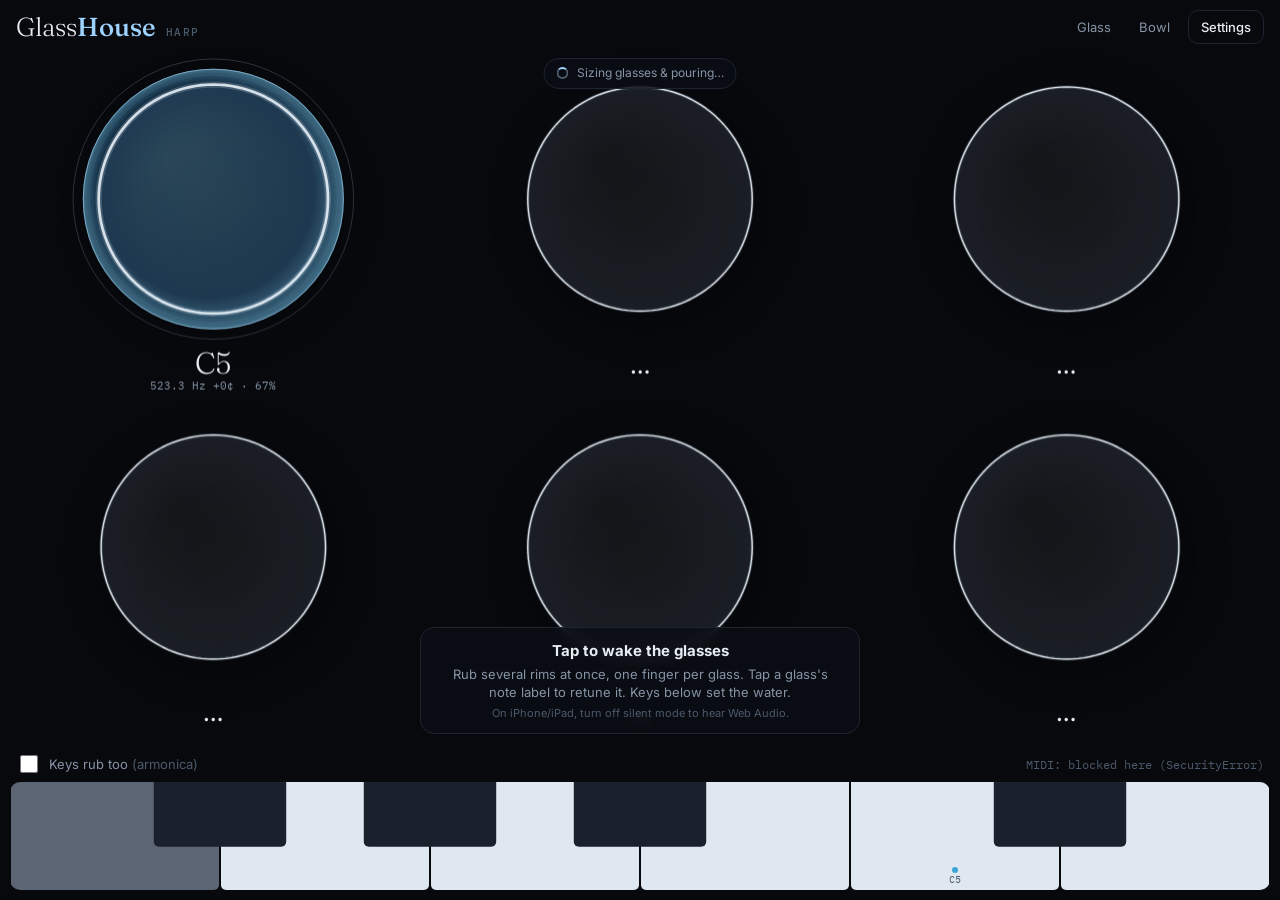
<file: harp.html>
<!DOCTYPE html>
<html lang="en">
<head>
<meta charset="utf-8">
<meta name="viewport" content="width=device-width, initial-scale=1, maximum-scale=1, user-scalable=no, viewport-fit=cover">
<title>GlassHouse · Harp</title>
<link rel="preconnect" href="https://fonts.googleapis.com">
<link href="https://fonts.googleapis.com/css2?family=Fraunces:opsz,wght@9..144,300;9..144,500&family=IBM+Plex+Mono:wght@400;500&family=Inter:wght@400;500;600&display=swap" rel="stylesheet">
<style>:root{--bg:#07090d;--card:#10151d;--line:#1d2531;--ink:#e8edf3;--dim:#8794a6;--faint:#4d5a6b;--accent:#9fd3ff;--water:#3aa6d8;--warm:#f2c38b}
*{box-sizing:border-box;-webkit-tap-highlight-color:transparent}
html,body{margin:0;height:100%;background:var(--bg);color:var(--ink);font:15px/1.4 Inter,system-ui,-apple-system,sans-serif;-webkit-font-smoothing:antialiased;overflow:hidden;overscroll-behavior:none;-webkit-user-select:none;user-select:none;-webkit-touch-callout:none}
.app{height:100dvh;display:grid;grid-template-rows:auto 1fr auto;padding:env(safe-area-inset-top) env(safe-area-inset-right) env(safe-area-inset-bottom) env(safe-area-inset-left)}
header{display:flex;justify-content:space-between;align-items:center;padding:10px 16px 6px}
.brand{display:flex;align-items:baseline;gap:10px}
h1{font:300 26px/1 Fraunces,Georgia,serif;margin:0}h1 span{font-weight:500;color:var(--accent)}
.mode{font:500 11px "IBM Plex Mono",monospace;letter-spacing:.12em;text-transform:uppercase;color:var(--faint)}
nav{display:flex;gap:8px;align-items:center}
a.solo{color:var(--dim);font-size:13px;text-decoration:none;padding:7px 10px}
button{font:500 13px Inter,sans-serif;color:var(--ink);background:#151c26;border:1px solid var(--line);border-radius:10px;padding:8px 12px;cursor:pointer}
button.ghost{background:transparent}
button.primary{background:#1c3348;border-color:#2a4a66;color:#d7ecff}
.stagewrap{position:relative;min-height:0}
#stage{position:absolute;inset:0;width:100%;height:100%;display:block;touch-action:none}
.keysbar{padding:4px 10px 10px}
.keyopts{display:flex;justify-content:space-between;align-items:center;padding:2px 6px 6px;gap:10px}
.tog{display:flex;align-items:center;gap:8px;font-size:13px;color:var(--dim)}
.tog em{font-style:normal;color:var(--faint)}
.tog input{width:18px;height:18px;accent-color:#9fd3ff}
.midi{font:12px "IBM Plex Mono",monospace;color:var(--faint);text-align:right;white-space:nowrap;overflow:hidden;text-overflow:ellipsis}
.midi.on{color:var(--accent)}
#keys{width:100%;height:clamp(70px,12vh,120px);display:block;touch-action:none;border-radius:10px}
.hint{position:absolute;left:0;right:0;bottom:12px;display:flex;justify-content:center;pointer-events:none;transition:opacity .4s}
.hint.gone{opacity:0}
.hint-in{display:flex;flex-direction:column;gap:4px;align-items:center;text-align:center;background:rgba(10,14,20,.82);border:1px solid var(--line);border-radius:14px;padding:12px 16px;max-width:440px;backdrop-filter:blur(6px)}
.hint-in span{color:var(--dim);font-size:13px}.hint-in small{color:var(--faint);font-size:11px}
.busy{position:absolute;top:8px;left:50%;transform:translateX(-50%);display:flex;gap:8px;align-items:center;background:rgba(10,14,20,.85);border:1px solid var(--line);border-radius:20px;padding:6px 12px;font-size:12px;color:var(--dim);opacity:0;transition:opacity .2s;pointer-events:none}
.busy.on{opacity:1}
.spin{width:12px;height:12px;border-radius:50%;border:2px solid var(--faint);border-top-color:var(--accent);animation:sp .8s linear infinite}@keyframes sp{to{transform:rotate(360deg)}}
.sheet{position:fixed;inset:0;display:flex;align-items:flex-end;justify-content:center;background:rgba(0,0,0,.35);opacity:0;pointer-events:none;transition:opacity .2s;z-index:5}
.sheet.on{opacity:1;pointer-events:auto}
.sheet-in{width:min(560px,100%);max-height:86dvh;overflow:auto;background:var(--card);border:1px solid var(--line);border-radius:20px 20px 0 0;padding:14px 18px calc(18px + env(safe-area-inset-bottom));-webkit-user-select:none;user-select:none}
.sheet-head{display:flex;justify-content:space-between;align-items:center;margin-bottom:8px}
.ed-note{display:flex;gap:8px;align-items:center;justify-content:center;margin:6px 0}
.ed-note button{min-width:52px;padding:12px 10px}
.ed-big{display:flex;flex-direction:column;align-items:center;min-width:120px}
.ed-big b{font:300 34px/1 Fraunces,serif}.ed-big span{font:12px "IBM Plex Mono",monospace;color:var(--dim)}
.ed-sub{color:var(--faint);font-size:12.5px;margin:8px 0}
.row{display:flex;flex-direction:column;gap:6px;margin:6px 0 10px}
.row label{font-size:13px;color:var(--dim);display:flex;justify-content:space-between}
.row em{font:normal 500 12.5px "IBM Plex Mono",monospace;color:var(--ink)}
.grid2{display:grid;grid-template-columns:1fr 1fr;gap:0 14px}
.btns{display:flex;gap:8px;flex-wrap:wrap;margin:4px 0 10px}
input[type=range]{width:100%;accent-color:#9fd3ff;height:26px}
select{appearance:none;-webkit-appearance:none;background:#0b0f15;color:var(--ink);border:1px solid var(--line);border-radius:10px;padding:9px 12px;font:inherit;font-size:14px;width:100%}
.seg{display:flex;background:#0b0f15;border:1px solid var(--line);border-radius:11px;padding:3px;gap:3px}
.seg button{flex:1;background:transparent;border:0;color:var(--dim);padding:8px 6px;border-radius:8px}
.seg button.on{background:#1d2735;color:var(--ink)}
</style>
</head>
<body>
<div class="app">
  <header>
    <div class="brand"><h1>Glass<span>House</span></h1><span class="mode">harp</span></div>
    <nav>
      <a href="index.html" class="solo">Glass</a><a href="bowl.html" class="solo">Bowl</a>
      <button id="settingsBtn" class="ghost">Settings</button>
    </nav>
  </header>

  <div class="stagewrap">
    <canvas id="stage" aria-label="Glass harp. Rub rims with one finger per glass; tap inside a glass to flick it; tap a label to retune."></canvas>
    <div id="hint" class="hint"><div class="hint-in"><b>Tap to wake the glasses</b><span>Rub several rims at once, one finger per glass. Tap a glass's note label to retune it. Keys below set the water.</span><small>On iPhone/iPad, turn off silent mode to hear Web Audio.</small></div></div>
    <div id="busy" class="busy"><div class="spin"></div><span id="busyMsg">Tuning…</span></div>
  </div>

  <div class="keysbar">
    <div class="keyopts">
      <label class="tog"><input type="checkbox" id="autorub"><span>Keys rub too <em>(armonica)</em></span></label>
      <span id="midiStat" class="midi">MIDI: —</span>
    </div>
    <canvas id="keys" aria-label="Keyboard: each key fills a glass with water to that pitch"></canvas>
  </div>
</div>

<div id="sheet" class="sheet">
  <div class="sheet-in">
    <div class="sheet-head"><b id="edTitle">Glass</b><button id="edClose" class="ghost">Done</button></div>
    <div class="ed-note">
      <button data-d="-12">−oct</button><button data-d="-1">−1</button>
      <div class="ed-big"><b id="edNote">C5</b><span id="edHz">—</span></div>
      <button data-d="1">+1</button><button data-d="12">+oct</button>
    </div>
    <p class="ed-sub">Changing the note re-sizes the glass and pours water to hit the pitch. Or set it by hand:</p>
    <div class="row"><label>Water <em id="edFillOut">—</em></label><input id="edFill" type="range" min="0" max="95" step="0.25"></div>
    <div class="row"><label>Size <em id="edSizeOut">—</em></label><input id="edSize" type="range" min="50" max="160" step="1"></div>
    <div class="row"><label>Shape</label><select id="edShape"></select></div>
  </div>
</div>

<div id="settings" class="sheet">
  <div class="sheet-in">
    <div class="sheet-head"><b>Harp settings</b><button id="setClose" class="ghost">Done</button></div>
    <div class="grid2">
      <div class="row"><label>Glasses</label><div class="seg" id="count"><button data-v="4">4</button><button data-v="5">5</button><button data-v="6" class="on">6</button></div></div>
      <div class="row"><label>Material</label><select id="material"></select></div>
    </div>
    <div class="grid2">
      <div class="row"><label>Root</label><select id="root"></select></div>
      <div class="row"><label>Scale</label><select id="scale"></select></div>
    </div>
    <div class="btns"><button id="tuneScale" class="primary">Tune to scale</button><button id="spread">Spread sizes for keyboard</button></div>
    <div class="row"><label>Finger pressure <em id="pressOut">1.00 N</em></label><input id="press" type="range" min="0.2" max="3" step="0.05" value="1"></div>
    <div class="row"><label>Finger</label><div class="seg" id="cond"><button data-v="wet" class="on">Wet &amp; clean</button><button data-v="dry">Dry</button><button data-v="oily">Oily</button></div></div>
    <div class="grid2">
      <div class="row"><label>Room <em id="reverbOut">30%</em></label><input id="reverb" type="range" min="0" max="100" value="30"></div>
      <div class="row"><label>Volume <em id="volOut">80%</em></label><input id="vol" type="range" min="0" max="100" value="80"></div>
    </div>
    <p class="ed-sub">Each glass is the same physics as the solo page (shell FE, potential-flow water, stick–slip finger), running as an independent voice. A glass's pitch range is set by its size: water can only lower it, by about 9–11 semitones from empty to nearly full.</p>
  </div>
</div>
<script type="text/plain" id="dsp-src">/*  GlassHouse — real-time dynamics (runs inside the AudioWorklet)
 *  ------------------------------------------------------------
 *  Each wet mode (n, m) is a degenerate pair (cos n·θ / sin n·θ shapes). A real
 *  glass is never perfectly axisymmetric, so the pair is split by a tiny
 *  fraction about a fixed "defect" axis — this is what makes real glasses beat.
 *
 *  Finger = fingertip pad: mass m_p on a shear spring/damper (skin) whose base
 *  is your fingertip moving round the rim. Pad ↔ glass contact obeys a
 *  velocity-weakening (Stribeck) friction law, solved implicitly every
 *  sub-step: stick if the force needed to keep zero slip is below μs·F_N,
 *  otherwise slip with μ(|v_rel|)·F_N. The glass side of that solve uses the
 *  exact one-step mobility of all modes at the contact point, so stick–slip
 *  locks to the glass resonance on its own — nothing is told what pitch to make.
 *  Skin also damps radial/axial rim motion under the finger (∝ F_N^0.7).
 *  Sound = far-field pressure from each mode's radiated power with its cos(nθ)
 *  directivity, picked up at two virtual mics in front of the glass.
 */
(function (root) {
  'use strict';
  const TAU = Math.PI * 2;
  const wrap = a => { a = (a + Math.PI) % TAU; if (a < 0) a += TAU; return a - Math.PI; };

  const FINGER = {
    wet:  { mu0: 0.60, d: 0.15, eps: 0.05, beta: 0.0, Dc: 2e-6, vAge: 0.002 },
    dry:  { mu0: 0.85, d: 0.03,  eps: 0.001, beta: 0.6, Dc: 2e-6, vAge: 0.002 },
    oily: { mu0: 0.22, d: 0.004, eps: 0.003, beta: 0.0, Dc: 2e-6, vAge: 0.002 },
    // puja sticks on bronze (rubbing the outside wall just below the rim)
    leather: { mu0: 0.55, d: 0.12, eps: 0.04, beta: 0.0, Dc: 2e-6, vAge: 0.002 },
    wood:    { mu0: 0.38, d: 0.07, eps: 0.04, beta: 0.0, Dc: 2e-6, vAge: 0.002 },
  };

  // puja contact mechanics: unilateral radial contact (penalty spring-dashpot), stick mass held by the hand,
  // tangential compliance of hand+stick. Leather is soft and lossy; bare wood is stiff, so it can lose
  // contact on every cycle once the rim amplitude exceeds the static indentation -> the rattle.
  const PUJA = {
    leather: { kc: 4e4, cc: 12, ms: 0.03, ch: 3, mp: 0.004, kp: 6000, cp: 4 },
    wood:    { kc: 4e5, cc: 6,  ms: 0.03, ch: 3, mp: 0.004, kp: 6000, cp: 4 },
  };

  // steady-state friction: logarithmic velocity weakening (rate-and-state form) + viscous term
  function muSteady(fr, v) { return Math.max(0.02, fr.mu0 - fr.d * Math.log((v + fr.eps) / 0.1) + fr.beta * v); }

  class GlassVoice {
    constructor(fs, opt) {
      this.fs = fs; this.os = (opt && opt.os) || 2; this.dt = 1 / (fs * this.os);
      this.N = 0; this.cap = 64; this.alloc(this.cap);
      this.keys = []; this.alpha = 0.37; this.split = 3e-4;
      this.Rrim = 0.036;
      // finger
      this.down = false; this.theta = 0; this.thetaT = 0; this.omT = 0; this.omS = 0;
      this.FN = 1.0; this.fr = FINGER.wet; this.mu = 0.7;
      this.mp = 3e-5; this.kp = 1000; this.cp = 1.5;   // fingertip shear impedance (Wiertlewski & Hayward 2012) this.xp = 0; this.vp = 0; this.vb = 0;
      this.cc0 = 3.0; this.rough = 0.01; this.ridge = 4.5e-4; this.ridgePh = 0; this.nz = 0;
      // taps
      this.tapT = -1; this.tapDur = 4e-4; this.tapF = 0; this.tapTh = 0;
      // exciter: 'finger' (on the rim top, constant normal force) or 'puja' (radial unilateral contact)
      this.exc = 'finger'; this.side = 1; this.pj = PUJA.leather; this.y = 0; this.yd = 0; this.Fc = 0; this.contactCount = 0; this.FcAcc = 0;
      // mics: viewer is at the bottom of the screen (theta = +pi/2), mics +-25 deg
      this.mic = [Math.PI / 2 + 0.44, Math.PI / 2 - 0.44];
      this.gain = 1 / 0.25;                            // 0.25 Pa -> full scale
      this.stickCount = 0; this.stepCount = 0; this.pAcc = 0; this.pN = 0;
      this.seed = 12345;
    }
    alloc(n) {
      const F = () => new Float64Array(n);
      this.q = F(); this.v = F(); this.w2 = F(); this.dc = F(); this.om = F();
      this.nn = new Int32Array(n); this.isB = new Uint8Array(n);
      this.aT = F(); this.aR = F(); this.aA = F(); this.gL = F(); this.gR = F(); this.G = F();
      this.pT = F(); this.pR = F(); this.pA = F(); this.vs = F();
    }
    rand() { this.seed = (this.seed * 1664525 + 1013904223) >>> 0; return this.seed / 4294967296 * 2 - 1; }

    setModes(list, opt) {
      opt = opt || {};
      if (opt.split != null) this.split = opt.split;
      if (opt.alpha != null) this.alpha = opt.alpha;
      if (opt.Rrim) this.Rrim = opt.Rrim;
      const oldIdx = new Map(); this.keys.forEach((k, i) => oldIdx.set(k, i));
      const oq = this.q, ov = this.v;
      const lim = 1.7 / this.dt, need = list.length * 2;
      if (need > this.cap) { this.cap = need; }
      const q = new Float64Array(this.cap), v = new Float64Array(this.cap);
      const keep = this.q; this.alloc(this.cap);
      const keys = []; let k = 0;
      for (const m of list) {
        if (m.omega > lim) continue;
        for (let b = 0; b < 2; b++) {
          const key = m.key + (b ? 'B' : 'A'), j = oldIdx.get(key);
          if (j != null) { q[k] = oq[j]; v[k] = ov[j]; }
          const om = m.omega * (1 + (b ? 0.5 : -0.5) * this.split);
          this.om[k] = om;
          this.w2[k] = Math.pow(2 / this.dt * Math.sin(om * this.dt / 2), 2);  // pre-warped for symplectic Euler
          this.dc[k] = 2 * m.zeta * om;
          this.nn[k] = m.n; this.isB[k] = b;
          this.aT[k] = m.rimV; this.aR[k] = m.rimR; this.aA[k] = m.rimA; this.G[k] = m.G;
          const fL = this.mic[0] - this.alpha, fR = this.mic[1] - this.alpha;
          this.gL[k] = m.G * (b ? Math.sin(m.n * fL) : Math.cos(m.n * fL));
          this.gR[k] = m.G * (b ? Math.sin(m.n * fR) : Math.cos(m.n * fR));
          keys.push(key); k++;
        }
      }
      this.q = q; this.v = v; this.N = k; this.keys = keys;
    }

    setFinger(f) {
      if (f.FN != null) this.FN = f.FN;
      if (f.cond) this.fr = FINGER[f.cond] || FINGER.wet;
      if (f.down != null) {
        if (f.down && !this.down) { this.mu = muSteady(this.fr, 0); this.seatPuja = true; this.theta = f.theta; this.thetaT = f.theta; this.omS = 0; this.xp = 0; this.vp = 0; }
        this.down = f.down;
      }
      if (f.theta != null) this.thetaT = f.theta;
      if (f.omega != null) this.omT = f.omega;
    }
    // true when the glass is silent and untouched: skip it entirely (saves CPU with many glasses)
    quiet() {
      if (this.down || this.tapT >= 0) return false;
      let e = 0; for (let k = 0; k < this.N; k++) e += this.G[k] * (Math.abs(this.v[k]) + this.om[k] * Math.abs(this.q[k]));
      if (e < 3e-6) { if (e > 0) { this.q.fill(0); this.v.fill(0); } return true; }
      return false;
    }
    tap(theta, force, dur) { this.tapT = 0; this.tapTh = theta; this.tapF = force || 6; this.tapDur = dur || 4e-4; }
    setExciter(e) {
      if (e.kind) this.exc = e.kind;
      if (e.side) this.side = e.side;
      if (e.stick && PUJA[e.stick]) { this.pj = PUJA[e.stick]; this.fr = FINGER[e.stick]; }
      if (this.exc === 'puja') { this.mp = this.pj.mp; this.kp = this.pj.kp; this.cp = this.pj.cp; }
      else { this.mp = 3e-5; this.kp = 1000; this.cp = 1.5; }
    }
    damp() { this.q.fill(0); this.v.fill(0); }

    // shape factors for oscillator k at angle th
    process(outL, outR, len) {
      const dt = this.dt, os = this.os, N = this.N, fr = this.fr;
      const q = this.q, v = this.v, w2 = this.w2, dc = this.dc, nn = this.nn, isB = this.isB;
      const aT = this.aT, aR = this.aR, aA = this.aA, pT = this.pT, pR = this.pR, pA = this.pA, vs = this.vs;
      const cn = new Float64Array(8), snn = new Float64Array(8), tc = new Float64Array(8), ts = new Float64Array(8);
      const aW = 1 - Math.exp(-dt / 0.018);
      for (let i = 0; i < len; i++) {
        let accL = 0, accR = 0;
        for (let o = 0; o < os; o++) {
          // ---- finger kinematics (smoothed velocity, soft position lock)
          if (this.down) {
            this.omS += (this.omT - this.omS) * aW;
            this.thetaT += this.omT * dt;
            this.theta += this.omS * dt + wrap(this.thetaT - this.theta) * 25 * dt;
            this.vb = this.Rrim * this.omS;
          }
          const ph = this.theta - this.alpha, c1 = Math.cos(ph), s1 = Math.sin(ph);
          cn[0] = 1; snn[0] = 0; cn[1] = c1; snn[1] = s1;
          for (let n = 2; n < 8; n++) { cn[n] = cn[n - 1] * c1 - snn[n - 1] * s1; snn[n] = snn[n - 1] * c1 + cn[n - 1] * s1; }
          let tapping = false, Ft = 0;
          if (this.tapT >= 0) {
            const tp = this.tapTh - this.alpha, c = Math.cos(tp), s = Math.sin(tp);
            tc[0] = 1; ts[0] = 0; tc[1] = c; ts[1] = s;
            for (let n = 2; n < 8; n++) { tc[n] = tc[n - 1] * c - ts[n - 1] * s; ts[n] = ts[n - 1] * c + tc[n - 1] * s; }
            Ft = -this.tapF * Math.sin(Math.PI * this.tapT / this.tapDur);          // inward radial push
            tapping = true; this.tapT += dt; if (this.tapT > this.tapDur) this.tapT = -1;
          }
          // ---- contact geometry + explicit forces
          let vr = 0, va = 0, Y = 0;
          for (let k = 0; k < N; k++) {
            const n = nn[k], C = cn[n], S = snn[n];
            if (isB[k]) { pT[k] = -aT[k] * C; pR[k] = aR[k] * S; pA[k] = aA[k] * S; }
            else { pT[k] = aT[k] * S; pR[k] = aR[k] * C; pA[k] = aA[k] * C; }
            vr += pR[k] * v[k]; va += pA[k] * v[k]; Y += pT[k] * pT[k];
          }
          let Fr, Fa, FNnow = this.FN;
          if (this.exc === 'puja') {
            let ur = 0; for (let k = 0; k < N; k++) ur += pR[k] * q[k];
            const P = this.pj, sd = this.side;
            let Fc = 0;
            if (this.down) {
              if (this.seatPuja) { this.y = ur - sd * this.FN / P.kc; this.yd = vr; this.seatPuja = false; }
              const del = sd * (ur - this.y), deld = sd * (vr - this.yd);
              if (del > 0) { Fc = P.kc * del + P.cc * deld; if (Fc < 0) Fc = 0; }
              this.yd += dt * (sd * Fc - sd * this.FN - P.ch * this.yd) / P.ms; this.y += dt * this.yd;
              if (Fc > 0) this.contactCount++;
              this.FcAcc += Fc;
            }
            this.Fc = Fc; FNnow = Fc;
            Fr = -sd * Fc; Fa = 0;
          } else {
            const cc = this.down ? this.cc0 * Math.sqrt(this.FN) : 0;
            Fr = -cc * vr; Fa = -cc * va;
          }
          let vg = 0;
          for (let k = 0; k < N; k++) {
            let Q = pR[k] * Fr + pA[k] * Fa;
            if (tapping) { const n = nn[k]; Q += Ft * aR[k] * (isB[k] ? ts[n] : tc[n]); }
            const vk = (v[k] + dt * (-w2[k] * q[k] + Q)) / (1 + dc[k] * dt);
            vs[k] = vk; vg += pT[k] * vk;
          }
          // ---- friction (implicit)
          let F = 0;
          if (this.down && FNnow > 0) {
            const mp = this.mp;
            const vpS = (this.vp + dt * (-this.kp * this.xp + this.cp * this.vb) / mp) / (1 + this.cp * dt / mp);
            const vrel = vpS - vg, Z = dt * (1 / mp + Y);
            // fingerprint ridges + skin micro-roughness modulate the friction coefficient
            this.ridgePh += Math.abs(this.vb) * dt / this.ridge;
            this.nz = 0.97 * this.nz + 0.03 * this.rand();
            const mod = 1 + this.rough * (0.6 * Math.sin(TAU * this.ridgePh) + 4 * this.nz);
            const FN = FNnow, muNow = this.mu * mod;
            const Fs = vrel / Z;
            let vAfter;
            if (Math.abs(Fs) <= muNow * FN) { F = Fs; vAfter = 0; this.stickCount++; }
            else { const sg = vrel > 0 ? 1 : -1; F = sg * muNow * FN; vAfter = vrel - Z * F; }
            // rate-and-state friction: the contact's friction level relaxes toward the
            // steady-state Stribeck value over a slip distance Dc (and re-ages while stuck)
            const av = Math.abs(vAfter);
            const muSS = muSteady(fr, av);
            const rate = fr.tau ? 1 / fr.tau : (av + fr.vAge) / fr.Dc;
            this.mu += (muSS - this.mu) * (1 - Math.exp(-dt * rate));
            this.vp = vpS - dt * F / mp;
            this.xp += dt * (this.vp - this.vb);
            this.stepCount++;
          }
          // ---- update modes, radiate
          let pl = 0, pr = 0;
          const gL = this.gL, gR = this.gR;
          for (let k = 0; k < N; k++) {
            const vk = vs[k] + dt * pT[k] * F;
            v[k] = vk; q[k] += dt * vk;
            pl += gL[k] * vk; pr += gR[k] * vk;
          }
          accL += pl; accR += pr;
        }
        const L = accL / os, R = accR / os;
        this.pAcc += 0.5 * (L * L + R * R); this.pN++;
        outL[i] = L * this.gain; outR[i] = R * this.gain;
      }
    }

    // snapshot for visuals: complex amplitude per oscillator
    snapshot() {
      const N = this.N, amps = new Float64Array(N * 2);
      for (let k = 0; k < N; k++) { amps[2 * k] = this.q[k]; amps[2 * k + 1] = this.v[k] / this.om[k]; }
      const prms = Math.sqrt(this.pAcc / Math.max(1, this.pN));
      const stick = this.stepCount ? this.stickCount / this.stepCount : 0;
      const steps = this.pN * this.os, contact = this.down && steps ? this.contactCount / steps : 0, Fmean = steps ? this.FcAcc / steps : 0;
      this.pAcc = 0; this.pN = 0; this.stickCount = 0; this.stepCount = 0; this.contactCount = 0; this.FcAcc = 0;
      return { keys: this.keys.slice(), amps, theta: this.theta, down: this.down, prms, stick, vb: this.vb, alpha: this.alpha, contact, Fmean, y: this.y };
    }
  }

  const api = { GlassVoice, FINGER, PUJA };
  if (typeof module !== 'undefined' && module.exports) module.exports = api; else root.GlassDSP = api;
})(typeof globalThis !== 'undefined' ? globalThis : this);
</script>
<script type="text/plain" id="phys-src">/*  GlassHouse — physics core
 *  ------------------------------------------------------------
 *  1. Glass bowl = thin elastic shell of revolution (Love first-approximation
 *     strains), discretised along the meridian with C1 Hermite-cubic elements
 *     for u (meridional), v (circumferential), w (normal), one Fourier order n
 *     at a time, clamped where the bowl meets the stem.
 *  2. Liquid = inviscid, incompressible potential flow inside the real bowl
 *     shape, pressure-release free surface (phi = 0; gravity/capillarity are
 *     negligible at audio frequency). Solved by Ritz minimisation of the
 *     kinetic-energy functional -> added-mass matrix in dry-mode coordinates.
 *  3. Wet modes = generalised eigenproblem K q = w^2 (M + M_fluid) q in a
 *     basis of dry modes.
 *  4. Losses per mode: material loss factor, acoustic radiation (exact 2-D
 *     cylindrical-harmonic radiation resistance applied strip-wise along the
 *     bowl height), viscous Stokes boundary layer of the liquid at the wall
 *     (from the potential-flow slip velocity), small support loss.
 */
(function (root) {
  'use strict';

  // ---------------------------------------------------------------- linalg
  function mat(n, m) { const a = new Array(n); for (let i = 0; i < n; i++) a[i] = new Float64Array(m); return a; }

  function cholesky(A) {
    const n = A.length, L = mat(n, n);
    for (let j = 0; j < n; j++) {
      let s = A[j][j];
      const Lj = L[j];
      for (let k = 0; k < j; k++) s -= Lj[k] * Lj[k];
      if (!(s > 0)) throw new Error('matrix not SPD at ' + j + ' (' + s + ')');
      const d = Math.sqrt(s); Lj[j] = d;
      for (let i = j + 1; i < n; i++) {
        const Li = L[i]; let t = A[i][j];
        for (let k = 0; k < j; k++) t -= Li[k] * Lj[k];
        Li[j] = t / d;
      }
    }
    return L;
  }
  function fwdSub(L, b) { const n = L.length, x = new Float64Array(n); for (let i = 0; i < n; i++) { let s = b[i]; const Li = L[i]; for (let k = 0; k < i; k++) s -= Li[k] * x[k]; x[i] = s / Li[i]; } return x; }
  function bwdSubT(L, b) { const n = L.length, x = new Float64Array(n); for (let i = n - 1; i >= 0; i--) { let s = b[i]; for (let k = i + 1; k < n; k++) s -= L[k][i] * x[k]; x[i] = s / L[i][i]; } return x; }
  function cholSolve(L, b) { return bwdSubT(L, fwdSub(L, b)); }

  // Symmetric eigen-decomposition (Householder tridiagonalisation + implicit QL; JAMA port)
  function symEig(A) {
    const n = A.length, V = A.map(r => Float64Array.from(r)), d = new Float64Array(n), e = new Float64Array(n);
    for (let j = 0; j < n; j++) d[j] = V[n - 1][j];
    for (let i = n - 1; i > 0; i--) {
      let scale = 0, h = 0;
      for (let k = 0; k < i; k++) scale += Math.abs(d[k]);
      if (scale === 0) {
        e[i] = d[i - 1];
        for (let j = 0; j < i; j++) { d[j] = V[i - 1][j]; V[i][j] = 0; V[j][i] = 0; }
      } else {
        for (let k = 0; k < i; k++) { d[k] /= scale; h += d[k] * d[k]; }
        let f = d[i - 1], g = Math.sqrt(h); if (f > 0) g = -g;
        e[i] = scale * g; h -= f * g; d[i - 1] = f - g;
        for (let j = 0; j < i; j++) e[j] = 0;
        for (let j = 0; j < i; j++) {
          f = d[j]; V[j][i] = f; g = e[j] + V[j][j] * f;
          for (let k = j + 1; k <= i - 1; k++) { g += V[k][j] * d[k]; e[k] += V[k][j] * f; }
          e[j] = g;
        }
        f = 0;
        for (let j = 0; j < i; j++) { e[j] /= h; f += e[j] * d[j]; }
        const hh = f / (h + h);
        for (let j = 0; j < i; j++) e[j] -= hh * d[j];
        for (let j = 0; j < i; j++) {
          f = d[j]; g = e[j];
          for (let k = j; k <= i - 1; k++) V[k][j] -= (f * e[k] + g * d[k]);
          d[j] = V[i - 1][j]; V[i][j] = 0;
        }
      }
      d[i] = h;
    }
    for (let i = 0; i < n - 1; i++) {
      V[n - 1][i] = V[i][i]; V[i][i] = 1; const h = d[i + 1];
      if (h !== 0) {
        for (let k = 0; k <= i; k++) d[k] = V[k][i + 1] / h;
        for (let j = 0; j <= i; j++) {
          let g = 0;
          for (let k = 0; k <= i; k++) g += V[k][i + 1] * V[k][j];
          for (let k = 0; k <= i; k++) V[k][j] -= g * d[k];
        }
      }
      for (let k = 0; k <= i; k++) V[k][i + 1] = 0;
    }
    for (let j = 0; j < n; j++) { d[j] = V[n - 1][j]; V[n - 1][j] = 0; }
    V[n - 1][n - 1] = 1; e[0] = 0;
    for (let i = 1; i < n; i++) e[i - 1] = e[i];
    e[n - 1] = 0;
    let f = 0, tst1 = 0; const eps = Math.pow(2, -52);
    for (let l = 0; l < n; l++) {
      tst1 = Math.max(tst1, Math.abs(d[l]) + Math.abs(e[l]));
      let m = l;
      while (m < n) { if (Math.abs(e[m]) <= eps * tst1) break; m++; }
      if (m > l) {
        let iter = 0;
        do {
          if (++iter > 200) break;
          let g = d[l], p = (d[l + 1] - g) / (2 * e[l]), r = Math.hypot(p, 1); if (p < 0) r = -r;
          d[l] = e[l] / (p + r); d[l + 1] = e[l] * (p + r);
          const dl1 = d[l + 1]; let h = g - d[l];
          for (let i = l + 2; i < n; i++) d[i] -= h;
          f += h;
          p = d[m]; let c = 1, c2 = c, c3 = c; const el1 = e[l + 1]; let s = 0, s2 = 0;
          for (let i = m - 1; i >= l; i--) {
            c3 = c2; c2 = c; s2 = s;
            g = c * e[i]; h = c * p; r = Math.hypot(p, e[i]);
            e[i + 1] = s * r; s = e[i] / r; c = p / r; p = c * d[i] - s * g;
            d[i + 1] = h + s * (c * g + s * d[i]);
            for (let k = 0; k < n; k++) { h = V[k][i + 1]; V[k][i + 1] = s * V[k][i] + c * h; V[k][i] = c * V[k][i] - s * h; }
          }
          p = -s * s2 * c3 * el1 * e[l] / dl1; e[l] = s * p; d[l] = c * p;
        } while (Math.abs(e[l]) > eps * tst1);
      }
      d[l] = d[l] + f; e[l] = 0;
    }
    const idx = Array.from({ length: n }, (_, i) => i).sort((a, b) => d[a] - d[b]);
    return { values: idx.map(i => d[i]), vectors: idx.map(i => { const v = new Float64Array(n); for (let k = 0; k < n; k++) v[k] = V[k][i]; return v; }) };
  }

  // Generalised symmetric-definite eigenproblem K x = lambda M x, x^T M x = 1
  function genEig(K, M, nKeep) {
    const n = K.length, L = cholesky(M);
    const X = mat(n, n);                              // X = L^-1 K   (column by column)
    const col = new Float64Array(n);
    for (let j = 0; j < n; j++) { for (let i = 0; i < n; i++) col[i] = K[i][j]; const y = fwdSub(L, col); for (let i = 0; i < n; i++) X[i][j] = y[i]; }
    const C = mat(n, n);                              // C = L^-1 X^T
    for (let j = 0; j < n; j++) { for (let i = 0; i < n; i++) col[i] = X[j][i]; const y = fwdSub(L, col); for (let i = 0; i < n; i++) C[i][j] = y[i]; }
    for (let i = 0; i < n; i++) for (let j = 0; j < i; j++) { const a = 0.5 * (C[i][j] + C[j][i]); C[i][j] = a; C[j][i] = a; }
    const { values, vectors } = symEig(C);
    const k = Math.min(nKeep || n, n), out = [];
    for (let i = 0; i < k; i++) out.push({ lambda: values[i], x: bwdSubT(L, vectors[i]) });
    return out;
  }

  // -------------------------------------------------------------- quadrature
  const GL = (function () {
    function rule(n) {                                // Gauss-Legendre on [-1,1]
      const x = new Float64Array(n), w = new Float64Array(n);
      for (let i = 0; i < n; i++) {
        let z = Math.cos(Math.PI * (i + 0.75) / (n + 0.5)), pp = 0;
        for (let it = 0; it < 100; it++) {
          let p1 = 1, p2 = 0;
          for (let j = 1; j <= n; j++) { const p3 = p2; p2 = p1; p1 = ((2 * j - 1) * z * p2 - (j - 1) * p3) / j; }
          pp = n * (z * p1 - p2) / (z * z - 1);
          const z1 = z; z = z1 - p1 / pp; if (Math.abs(z - z1) < 1e-15) break;
        }
        x[i] = z; w[i] = 2 / ((1 - z * z) * pp * pp);
      }
      return { x, w };
    }
    const c = {}; return n => c[n] || (c[n] = rule(n));
  })();

  // Legendre P_0..P_{N-1} and derivatives at X
  function legendre(N, X, P, dP) {
    P[0] = 1; dP[0] = 0; if (N > 1) { P[1] = X; dP[1] = 1; }
    for (let k = 2; k < N; k++) { P[k] = ((2 * k - 1) * X * P[k - 1] - (k - 1) * P[k - 2]) / k; dP[k] = dP[k - 2] + (2 * k - 1) * P[k - 1]; }
  }

  // ----------------------------------------------------------------- Bessel
  const EULER = 0.5772156649015329;
  function besselJ(n, x) { let s = 0, t = Math.pow(x / 2, n); for (let k = 1; k <= n; k++) t /= k; for (let k = 0; k < 80; k++) { s += t; t *= -(x * x / 4) / ((k + 1) * (k + 1 + n)); if (Math.abs(t) < 1e-18 * Math.abs(s)) break; } return s; }
  function besselY(n, x) {                            // A&S 9.1.11, integer n >= 0
    const h = x / 2; let s1 = 0;
    if (n > 0) { const fact = [1]; for (let i = 1; i <= n; i++) fact[i] = fact[i - 1] * i; for (let k = 0; k < n; k++) s1 += fact[n - k - 1] / fact[k] * Math.pow(h * h, k); s1 *= -Math.pow(h, -n) / Math.PI; }
    const s2 = 2 / Math.PI * Math.log(h) * besselJ(n, x);
    let psiK = -EULER, psiNK = -EULER; for (let i = 1; i <= n; i++) psiNK += 1 / i;
    let t = Math.pow(h, n); for (let i = 1; i <= n; i++) t /= i;          // (h^n)/(0! n!)
    let s3 = 0;
    for (let k = 0; k < 80; k++) {
      s3 += (psiK + psiNK) * t;
      t *= -(h * h) / ((k + 1) * (n + k + 1)); psiK += 1 / (k + 1); psiNK += 1 / (n + k + 1);
      if (Math.abs(t) < 1e-18) break;
    }
    return s1 + s2 - s3 / Math.PI;
  }
  // Real part of the specific radiation impedance of a cylinder vibrating as cos(n theta):
  //   z_n = i rho c H_n(ka)/H_n'(ka);  Re z_n = rho c * (2/(pi ka)) / |H_n'(ka)|^2  (Wronskian)
  function radResistance(n, x, rhoC) {
    const dJ = n === 0 ? -besselJ(1, x) : 0.5 * (besselJ(n - 1, x) - besselJ(n + 1, x));
    const dY = n === 0 ? -besselY(1, x) : 0.5 * (besselY(n - 1, x) - besselY(n + 1, x));
    return rhoC * (2 / (Math.PI * x)) / (dJ * dJ + dY * dY);
  }

  // --------------------------------------------------------------- geometry
  // Midsurface meridian = cubic Bezier in (r, z) [mm], P0 at stem junction.
  function makeGeometry(P, scale, tRim, tBase, thickFn) {
    const S = scale * 1e-3;
    const p = P.map(q => [q[0] * S, q[1] * S]);
    function bz(t) {
      const u = 1 - t;
      const r = u * u * u * p[0][0] + 3 * u * u * t * p[1][0] + 3 * u * t * t * p[2][0] + t * t * t * p[3][0];
      const z = u * u * u * p[0][1] + 3 * u * u * t * p[1][1] + 3 * u * t * t * p[2][1] + t * t * t * p[3][1];
      const d1 = (a, b) => 3 * (u * u * (p[1][a] - p[0][a]) + 2 * u * t * (p[2][a] - p[1][a]) + t * t * (p[3][a] - p[2][a]));
      const d2 = a => 6 * (u * (p[2][a] - 2 * p[1][a] + p[0][a]) + t * (p[3][a] - 2 * p[2][a] + p[1][a]));
      const d3 = a => 6 * (p[3][a] - 3 * p[2][a] + 3 * p[1][a] - p[0][a]);
      return { r, z, rt: d1(0), zt: d1(1), rtt: d2(0), ztt: d2(1), rttt: d3(0), zttt: d3(1) };
    }
    const NT = 4000, Ts = new Float64Array(NT + 1), Ss = new Float64Array(NT + 1);
    let prev = Math.hypot(bz(0).rt, bz(0).zt);
    for (let i = 1; i <= NT; i++) {                   // Simpson per sub-interval
      const t0 = (i - 1) / NT, t1 = i / NT, tm = 0.5 * (t0 + t1);
      const bm = bz(tm), b1 = bz(t1), sm = Math.hypot(bm.rt, bm.zt), s1 = Math.hypot(b1.rt, b1.zt);
      Ss[i] = Ss[i - 1] + (t1 - t0) * (prev + 4 * sm + s1) / 6; Ts[i] = t1; prev = s1;
    }
    const L = Ss[NT];
    function tOfS(s) {
      if (s <= 0) return 0; if (s >= L) return 1;
      let lo = 0, hi = NT; while (hi - lo > 1) { const m = (lo + hi) >> 1; if (Ss[m] < s) lo = m; else hi = m; }
      let t = Ts[lo] + (s - Ss[lo]) / (Ss[hi] - Ss[lo]) * (Ts[hi] - Ts[lo]);
      const b = bz(t); t += 0; return t;
    }
    function thick(s) { if (thickFn) return thickFn(s, L); const x = 1 - s / L; return tRim + (tBase - tRim) * x * x; }
    function at(s) {
      const b = bz(tOfS(s));
      const sig = Math.hypot(b.rt, b.zt), c = b.rt / sig, sn = b.zt / sig;
      const N = b.rt * b.ztt - b.zt * b.rtt, Nt = b.rt * b.zttt - b.zt * b.rttt;
      const sigt = (b.rt * b.rtt + b.zt * b.ztt) / sig;
      const k1 = N / (sig * sig * sig);
      const dk1 = (Nt / (sig * sig * sig) - 3 * N * sigt / (sig * sig * sig * sig)) / sig;
      const k2 = sn / b.r, dk2 = c * (k1 - k2) / b.r;
      return { r: b.r, z: b.z, c, sn, k1, dk1, k2, dk2, t: thick(s) };
    }
    // inner (liquid-side) surface table, z made monotone
    const NI = 800, inner = { s: new Float64Array(NI + 1), r: new Float64Array(NI + 1), z: new Float64Array(NI + 1) };
    for (let i = 0; i <= NI; i++) {
      const s = L * i / NI, g = at(s);
      inner.s[i] = s; inner.r[i] = g.r - 0.5 * g.t * g.sn; inner.z[i] = g.z + 0.5 * g.t * g.c;
      if (i > 0 && inner.z[i] <= inner.z[i - 1]) inner.z[i] = inner.z[i - 1] + 1e-9;
    }
    function innerAtZ(zq) {                           // returns {r, s}
      const Z = inner.z; if (zq <= Z[0]) return { r: inner.r[0], s: 0 };
      if (zq >= Z[NI]) return { r: inner.r[NI], s: L };
      let lo = 0, hi = NI; while (hi - lo > 1) { const m = (lo + hi) >> 1; if (Z[m] < zq) lo = m; else hi = m; }
      const f = (zq - Z[lo]) / (Z[hi] - Z[lo]);
      return { r: inner.r[lo] + f * (inner.r[hi] - inner.r[lo]), s: inner.s[lo] + f * (inner.s[hi] - inner.s[lo]) };
    }
    let rMaxOuter = 0; for (let i = 0; i <= 200; i++) { const g = at(L * i / 200); rMaxOuter = Math.max(rMaxOuter, g.r + 0.5 * g.t * g.sn); }
    const rim = at(L);
    return { L, at, thick, inner, innerAtZ, zFloor: inner.z[0], zRimIn: inner.z[NI], rim, rimR: rim.r, rMaxOuter, profileT: bz };
  }

  // -------------------------------------------------------- shell FE (order n)
  function hermite(x, h, N, dN, ddN) {
    const x2 = x * x, x3 = x2 * x;
    N[0] = 1 - 3 * x2 + 2 * x3; N[1] = h * (x - 2 * x2 + x3); N[2] = 3 * x2 - 2 * x3; N[3] = h * (x3 - x2);
    dN[0] = (-6 * x + 6 * x2) / h; dN[1] = (1 - 4 * x + 3 * x2); dN[2] = (6 * x - 6 * x2) / h; dN[3] = (3 * x2 - 2 * x);
    ddN[0] = (-6 + 12 * x) / (h * h); ddN[1] = (-4 + 6 * x) / h; ddN[2] = (6 - 12 * x) / (h * h); ddN[3] = (6 * x - 2) / h;
  }
  const FIELD_OFF = { U: 0, V: 2, W: 4 };
  const LOC = f => [FIELD_OFF[f], FIELD_OFF[f] + 1, 6 + FIELD_OFF[f], 6 + FIELD_OFF[f] + 1];
  const LU = LOC('U'), LV = LOC('V'), LW = LOC('W');

  function shellModes(geo, matl, n, opts) {
    opts = opts || {};
    const Ne = opts.Ne || 36, nKeep = opts.nKeep || 8, clamp = opts.clamp !== false;
    const L = geo.L, nodes = new Float64Array(Ne + 1);
    for (let i = 0; i <= Ne; i++) { const x = i / Ne; nodes[i] = L * (0.6 * x + 0.4 * x * x); } // finer near the clamp
    const nd = 6 * (Ne + 1), K = mat(nd, nd), M = mat(nd, nd);
    const E = matl.E, nu = matl.nu, rho = matl.rho, q = GL(5);
    const N = new Float64Array(4), dN = new Float64Array(4), ddN = new Float64Array(4);
    const rows = Array.from({ length: 9 }, () => new Float64Array(12)); // e1 e2 g k1 k2 tw | U V W
    for (let e = 0; e < Ne; e++) {
      const sa = nodes[e], h = nodes[e + 1] - sa, base = 6 * e;
      for (let iq = 0; iq < q.x.length; iq++) {
        const x = 0.5 * (q.x[iq] + 1), wq = 0.5 * q.w[iq] * h, s = sa + x * h, g = geo.at(s);
        hermite(x, h, N, dN, ddN);
        for (const r of rows) r.fill(0);
        const [e1, e2, gm, kb1, kb2, tw, mU, mV, mW] = rows;
        const r = g.r, c = g.c, k1 = g.k1, k2 = g.k2, dk1 = g.dk1, dk2 = g.dk2;
        for (let a = 0; a < 4; a++) {
          const iu = LU[a], iv = LV[a], iw = LW[a];
          const U = N[a], Up = dN[a], V = N[a], Vp = dN[a], W = N[a], Wp = dN[a], Wpp = ddN[a];
          // contributions of U-dof
          e1[iu] += Up; e2[iu] += c * U / r; gm[iu] += -n * U / r;
          { const B1 = k1 * U, B1p = dk1 * U + k1 * Up; kb1[iu] += B1p; kb2[iu] += c * B1 / r; tw[iu] += -n * B1 / r; }
          mU[iu] += U;
          // V-dof
          e2[iv] += n * V / r; gm[iv] += Vp - c * V / r;
          { const B2 = k2 * V, B2p = dk2 * V + k2 * Vp; kb2[iv] += n * B2 / r; tw[iv] += B2p - c * B2 / r; }
          mV[iv] += V;
          // W-dof
          e1[iw] += k1 * W; e2[iw] += k2 * W;
          { const B1 = -Wp, B1p = -Wpp, B2 = n * W / r, B2p = n * (Wp / r - c * W / (r * r));
            kb1[iw] += B1p; kb2[iw] += (n * B2 + c * B1) / r; tw[iw] += B2p - c * B2 / r - n * B1 / r; }
          mW[iw] += W;
        }
        const t = g.t, Cm = E * t / (1 - nu * nu), Db = E * t * t * t / (12 * (1 - nu * nu));
        const dA = Math.PI * r * wq, mu = rho * t * dA, G = 0.5 * (1 - nu);
        for (let i = 0; i < 12; i++) {
          const Ki = K[base + i], Mi = M[base + i];
          for (let j = 0; j < 12; j++) {
            Ki[base + j] += dA * (Cm * (e1[i] * e1[j] + e2[i] * e2[j] + nu * (e1[i] * e2[j] + e2[i] * e1[j]) + G * gm[i] * gm[j])
                                + Db * (kb1[i] * kb1[j] + kb2[i] * kb2[j] + nu * (kb1[i] * kb2[j] + kb2[i] * kb1[j]) + G * tw[i] * tw[j]));
            Mi[base + j] += mu * (mU[i] * mU[j] + mV[i] * mV[j] + mW[i] * mW[j]);
          }
        }
      }
    }
    const fixed = new Set(opts.bc === 'pole' ? [0, 2, 4] : clamp ? [0, 2, 4, 5] : []);   // pole: closed bowl bottom (u=v=w=0 on the axis for n>=2)
    const free = []; for (let i = 0; i < nd; i++) if (!fixed.has(i)) free.push(i);
    const Kr = mat(free.length, free.length), Mr = mat(free.length, free.length);
    for (let i = 0; i < free.length; i++) for (let j = 0; j < free.length; j++) { Kr[i][j] = K[free[i]][free[j]]; Mr[i][j] = M[free[i]][free[j]]; }
    const sol = genEig(Kr, Mr, nKeep);
    return sol.map(m => {
      const x = new Float64Array(nd); free.forEach((gi, i) => x[gi] = m.x[i]);
      return { n, omega: Math.sqrt(Math.max(m.lambda, 0)), x, nodes };
    });
  }

  // evaluate a mode's fields at arclength s
  function modeAt(mode, s, out) {
    const nodes = mode.nodes, Ne = nodes.length - 1;
    let e = 0, lo = 0, hi = Ne; if (s >= nodes[Ne]) e = Ne - 1; else { while (hi - lo > 1) { const m = (lo + hi) >> 1; if (nodes[m] <= s) lo = m; else hi = m; } e = lo; }
    const h = nodes[e + 1] - nodes[e], x = Math.min(1, Math.max(0, (s - nodes[e]) / h));
    const N = _N, dN = _dN, ddN = _ddN; hermite(x, h, N, dN, ddN);
    const b = 6 * e, X = mode.x; out = out || {};
    const f = (off, arr) => arr[0] * X[b + off] + arr[1] * X[b + off + 1] + arr[2] * X[b + 6 + off] + arr[3] * X[b + 6 + off + 1];
    out.U = f(0, N); out.Up = f(0, dN); out.V = f(2, N); out.Vp = f(2, dN); out.W = f(4, N); out.Wp = f(4, dN);
    return out;
  }
  const _N = new Float64Array(4), _dN = new Float64Array(4), _ddN = new Float64Array(4);

  // ---------------------------------------------------------- liquid (Ritz)
  function liquidCoupling(geo, n, dry, hLevel, opts) {
    opts = opts || {};
    const zf = geo.zFloor, H = hLevel - zf;
    if (H < 1e-4) return null;
    const Np = opts.Np || 6, Nq = opts.Nq || 6, Nb = Np * Nq;
    const top = geo.innerAtZ(hLevel), sH = top.s;
    let Rs = top.r; for (let i = 0; i <= 40; i++) Rs = Math.max(Rs, geo.innerAtZ(zf + H * i / 40).r);
    const Pp = new Float64Array(Np), dPp = new Float64Array(Np), Pq = new Float64Array(Nq), dPq = new Float64Array(Nq);
    const phi = new Float64Array(Nb), phR = new Float64Array(Nb), phZ = new Float64Array(Nb), phOr = new Float64Array(Nb);
    function basis(r, z) {
      const rho = r / Rs, X = 2 * rho * rho - 1, zh = Math.max(0, (z - zf) / H), Y = 2 * zh - 1, hz = hLevel - z;
      legendre(Np, X, Pp, dPp); legendre(Nq, Y, Pq, dPq);
      const rn = Math.pow(rho, n), rn1 = n > 0 ? Math.pow(rho, n - 1) : 0;
      for (let p = 0; p < Np; p++) for (let qq = 0; qq < Nq; qq++) {
        const k = p * Nq + qq, PP = Pp[p], PQ = Pq[qq];
        phi[k] = hz * rn * PP * PQ;
        phOr[k] = hz * rn1 / Rs * PP * PQ;                       // phi / r
        phR[k] = hz * PQ * (n * rn1 / Rs * PP + rn * dPp[p] * 4 * rho / Rs);
        phZ[k] = rn * PP * (-PQ + hz * dPq[qq] * 2 / H);
      }
    }
    // stiffness-like matrix A = pi * int (grad phi_k . grad phi_l) r dr dz
    const A = mat(Nb, Nb), qz = GL(4), qr = GL(16), NZ = 14;
    let vol = 0;
    for (let iz = 0; iz < NZ; iz++) for (let a = 0; a < qz.x.length; a++) {
      const u = (iz + 0.5 * (qz.x[a] + 1)) / NZ, wu = 0.5 * qz.w[a] / NZ;
      const z = zf + H * u * u, wz = wu * 2 * H * u, R = geo.innerAtZ(z).r;
      vol += Math.PI * R * R * wz;
      for (let b = 0; b < qr.x.length; b++) {
        const r = 0.5 * R * (qr.x[b] + 1), w = Math.PI * wz * 0.5 * R * qr.w[b] * r;
        basis(r, z);
        for (let k = 0; k < Nb; k++) {
          const ak = phR[k] * w, bk = phZ[k] * w, ck = n * n * phOr[k] * w, Ak = A[k];
          for (let l = 0; l <= k; l++) Ak[l] += ak * phR[l] + bk * phZ[l] + ck * phOr[l];
        }
      }
    }
    let tr = 0; for (let k = 0; k < Nb; k++) { for (let l = 0; l < k; l++) A[l][k] = A[k][l]; tr += A[k][k]; }
    for (let k = 0; k < Nb; k++) A[k][k] += 1e-11 * tr / Nb;
    const LA = cholesky(A);
    // wall integrals over the wetted inner surface
    const nm = dry.length, qs = GL(4), NS = 36, wall = [];
    const bvec = Array.from({ length: nm }, () => new Float64Array(Nb)), fld = {};
    for (let is = 0; is < NS; is++) for (let a = 0; a < qs.x.length; a++) {
      const s = sH * (is + 0.5 * (qs.x[a] + 1)) / NS, ws = sH * 0.5 * qs.w[a] / NS, g = geo.at(s);
      const r = g.r - 0.5 * g.t * g.sn, z = Math.min(hLevel, g.z + 0.5 * g.t * g.c);
      basis(r, z);
      const pt = { w: ws, r, phi: Float64Array.from(phi), dphiT: new Float64Array(Nb), phOr: Float64Array.from(phOr), U: new Float64Array(nm), V: new Float64Array(nm) };
      for (let k = 0; k < Nb; k++) pt.dphiT[k] = phR[k] * g.c + phZ[k] * g.sn;
      for (let m = 0; m < nm; m++) {
        modeAt(dry[m], s, fld); pt.U[m] = fld.U; pt.V[m] = fld.V;
        const f = Math.PI * ws * fld.W * r, bm = bvec[m];
        for (let k = 0; k < Nb; k++) bm[k] += f * phi[k];
      }
      wall.push(pt);
    }
    const cvec = bvec.map(b => cholSolve(LA, b));
    const Mf = mat(nm, nm);
    for (let i = 0; i < nm; i++) for (let j = 0; j < nm; j++) { let s = 0; for (let k = 0; k < Nb; k++) s += bvec[i][k] * cvec[j][k]; Mf[i][j] = s; }
    for (let i = 0; i < nm; i++) for (let j = 0; j < i; j++) { const a = 0.5 * (Mf[i][j] + Mf[j][i]); Mf[i][j] = a; Mf[j][i] = a; }
    // slip-velocity fields (fluid tangential velocity minus wall velocity) per dry mode at wall points
    for (const pt of wall) {
      pt.fs = new Float64Array(nm); pt.ft = new Float64Array(nm);
      for (let m = 0; m < nm; m++) {
        let a = 0, b = 0; const c = cvec[m];
        for (let k = 0; k < Nb; k++) { a += c[k] * pt.dphiT[k]; b += c[k] * pt.phOr[k]; }
        pt.fs[m] = a - pt.U[m]; pt.ft[m] = -n * b - pt.V[m];
      }
      delete pt.phi; delete pt.dphiT; delete pt.phOr;
    }
    return { Mf, wall, sH, vol };
  }

  // ------------------------------------------------------------- materials
  const MATERIALS = {
    leadCrystal: { name: 'Lead crystal (24–30% PbO)', E: 58e9, rho: 3050, nu: 0.23, eta: 2.5e-4 },
    sodaLime: { name: 'Soda-lime glass', E: 72e9, rho: 2500, nu: 0.22, eta: 1.0e-3 },
    borosilicate: { name: 'Borosilicate', E: 64e9, rho: 2230, nu: 0.20, eta: 5.0e-4 },
    fusedQuartz: { name: 'Fused quartz', E: 72.5e9, rho: 2200, nu: 0.17, eta: 4.0e-6, kind: 'both' },
    bellBronze: { name: 'Bell bronze (≈78% Cu / 22% Sn)', E: 1.05e11, rho: 8700, nu: 0.34, eta: 2.0e-4, kind: 'bowl' },
    himalayan: { name: 'Antique Himalayan alloy (measured E≈77 GPa)', E: 7.7e10, rho: 8890, nu: 0.34, eta: 3.0e-4, kind: 'bowl' },
    brass: { name: 'Brass (machine-made)', E: 1.0e11, rho: 8500, nu: 0.34, eta: 8.0e-4, kind: 'bowl' },
  };
  for (const k of ['leadCrystal', 'sodaLime', 'borosilicate']) MATERIALS[k].kind = 'glass';
  const SHAPES = {
    bordeaux: { name: 'Bordeaux', P: [[4.5, 0], [42, 0], [52, 62], [36, 102]] },
    burgundy: { name: 'Burgundy balloon', P: [[4.5, 0], [58, 0], [64, 70], [40, 100]] },
    tulip: { name: 'Tulip (flared rim)', P: [[4.5, 0], [40, 0], [26, 70], [38, 108]] },
    snifter: { name: 'Brandy snifter', P: [[4.5, 0], [62, 0], [70, 78], [31, 102]] },
    flute: { name: 'Champagne flute', P: [[3.5, 0], [18, 0], [27, 85], [25, 165]] },
    // singing bowls: closed bottom (pole), free on a cushion, thickened rim lip; thickness in mm scales with size
    thadobati: { name: 'Thadobati (straight wall, Ø18 cm)', kind: 'bowl', bc: 'pole', P: [[2, 0], [70, 0], [92, 20], [88, 75]], t: { wall: 2.6, base: 3.5, lip: 4.5, lipLen: 6 } },
    jambati: { name: 'Jambati (large, heavy, Ø27 cm)', kind: 'bowl', bc: 'pole', P: [[2, 0], [95, 0], [150, 45], [135, 110]], t: { wall: 3.2, base: 4.5, lip: 5.5, lipLen: 8 } },
    manipuri: { name: 'Manipuri (wide & shallow, Ø22 cm)', kind: 'bowl', bc: 'pole', P: [[2, 0], [80, 0], [115, 15], [108, 55]], t: { wall: 2.2, base: 3.2, lip: 3.6, lipLen: 5 } },
    hand: { name: 'Small hand bowl (Ø12 cm)', kind: 'bowl', bc: 'pole', P: [[2, 0], [40, 0], [64, 25], [60, 55]], t: { wall: 2.0, base: 3.0, lip: 3.0, lipLen: 4 } },
    crystal: { name: 'Frosted quartz crystal bowl (Ø25 cm)', kind: 'bowl', bc: 'pole', P: [[2, 0], [100, 0], [126, 8], [125, 180]], t: { wall: 6.0, base: 7.0, lip: 6.0, lipLen: 4 }, mat: 'fusedQuartz' },
  };
  for (const k of ['bordeaux', 'burgundy', 'tulip', 'snifter', 'flute']) SHAPES[k].kind = 'glass';
  const AIR = { rho: 1.204, c: 343.2 };
  const WATER = { rho: 998, nu: 1.0e-6 };

  // ----------------------------------------------------------- top level
  // Build dry modal model of the glass (expensive; on shape/material change)
  function buildGlass(cfg) {
    const shape = SHAPES[cfg.shape] || SHAPES.bordeaux, m = MATERIALS[cfg.material] || MATERIALS.leadCrystal;
    const tRim = cfg.tRim || 1.2e-3, tBase = tRim * (cfg.baseRatio || 2.4);
    let thickFn = null;
    if (shape.t) {                                    // bowl: wall + thicker base + thickened lip, scaled with size
      const T = shape.t, k = 1e-3 * (cfg.scale || 1) * (cfg.tScale || 1), lipLen = T.lipLen * 1e-3 * (cfg.scale || 1);
      thickFn = (s, L) => k * (T.wall + (T.base - T.wall) * Math.pow(1 - s / L, 3) + (T.lip - T.wall) * Math.exp(-(L - s) / lipLen));
    }
    const geo = makeGeometry(shape.P, cfg.scale || 1, tRim, tBase, thickFn);
    const orders = cfg.orders || [2, 3, 4, 5, 6], byN = {};
    for (const n of orders) byN[n] = shellModes(geo, m, n, { Ne: cfg.Ne || 36, nKeep: cfg.nKeep || 8, bc: shape.bc });
    return { cfg, geo, mat: m, shape, byN, orders };
  }

  // Wet modes + losses for a fill fraction (cheap; live while dragging)
  function wetModes(glass, fill, opts) {
    opts = opts || {};
    const { geo, mat: m } = glass, fmax = opts.fmax || 15000, perN = opts.perN || 3, listenerR = opts.listenerR || 0.5;
    const h = geo.zFloor + fill * (geo.zRimIn - geo.zFloor);
    const out = []; let vol = 0, sH = 0;
    const qs = GL(4), NS = 30, fld = {};
    for (const n of (opts.orders || glass.orders)) {
      const dry = glass.byN[n], nm = dry.length;
      const liq = fill > 0.003 ? liquidCoupling(geo, n, dry, h) : null;
      if (liq) { vol = liq.vol; sH = liq.sH; }
      let modes;
      if (liq) {
        const Kr = mat(nm, nm), Mr = mat(nm, nm);
        for (let i = 0; i < nm; i++) { Kr[i][i] = dry[i].omega * dry[i].omega; for (let j = 0; j < nm; j++) Mr[i][j] = (i === j ? 1 : 0) + WATER.rho * liq.Mf[i][j]; }
        modes = genEig(Kr, Mr, nm).map(s => ({ omega: Math.sqrt(s.lambda), X: s.x }));
      } else modes = dry.map((d, i) => { const X = new Float64Array(nm); X[i] = 1; return { omega: d.omega, X }; });
      const dryOmega = dry.map(d => d.omega);
      let count = 0;
      for (let j = 0; j < modes.length && count < perN; j++) {
        const { omega, X } = modes[j], f = omega / (2 * Math.PI);
        if (f > fmax) break;
        // fields of the wet mode at rim, waterline; radiation integral over outer surface
        const comb = s => { let U = 0, V = 0, W = 0; for (let i = 0; i < nm; i++) { modeAt(dry[i], s, fld); U += X[i] * fld.U; V += X[i] * fld.V; W += X[i] * fld.W; } return { U, V, W }; };
        const sC = Math.max(0, geo.L - (opts.contactDepth || 0)), rim = comb(sC), gR = sC < geo.L ? geo.at(sC) : geo.rim;
        const rimR = rim.U * gR.c + rim.W * gR.sn, rimA = rim.U * gR.sn - rim.W * gR.c;
        const kAir = omega / AIR.c;
        let cRad = 0;
        for (let is = 0; is < NS; is++) for (let a = 0; a < qs.x.length; a++) {
          const s = geo.L * (is + 0.5 * (qs.x[a] + 1)) / NS, ws = geo.L * 0.5 * qs.w[a] / NS, g = geo.at(s), F = comb(s);
          const ro = g.r + 0.5 * g.t * g.sn, vr = F.W * g.sn + F.U * g.c;
          cRad += Math.PI * ws * radResistance(n, kAir * ro, AIR.rho * AIR.c) * vr * vr * ro * g.sn; // strip of height ds*sin(psi)
        }
        let cVis = 0;
        if (liq) {
          let I = 0;
          for (const pt of liq.wall) { let ds = 0, dt = 0; for (let i = 0; i < nm; i++) { ds += X[i] * pt.fs[i]; dt += X[i] * pt.ft[i]; } I += Math.PI * pt.w * (ds * ds + dt * dt) * pt.r; }
          cVis = WATER.rho * Math.sqrt(WATER.nu * omega / 2) * I;
        }
        let wl = 0; if (liq) { const F = comb(sH), g = geo.at(sH); wl = F.W * g.sn + F.U * g.c; }
        let shape = null;
        if (opts.shapes) { const NSH = 48; shape = new Float32Array(NSH + 1); for (let i = 0; i <= NSH; i++) { const F = comb(geo.L * i / NSH); shape[i] = F.W; } }
        const zMat = m.eta / 2, zRad = cRad / (2 * omega), zVis = cVis / (2 * omega), zSup = glass.shape.bc === 'pole' ? 4e-5 : 1.5e-5;     // bowl on a cushion vs. glass on its foot
        const zeta = zMat + zRad + zVis + zSup;
        out.push({
          key: n + ':' + j, n, m: j, f, omega, fDry: dryOmega[j] / (2 * Math.PI),
          zeta, Q: 1 / (2 * zeta), zMat, zRad, zVis, zSup,
          rimV: rim.V, rimR, rimA, wl, shape,
          G: Math.sqrt(2 * AIR.rho * AIR.c * cRad / (4 * Math.PI * listenerR * listenerR)),
        });
        count++;
      }
    }
    return { modes: out.sort((a, b) => a.f - b.f), h, volume: vol, sH, fill, contactS: Math.max(0, geo.L - (opts.contactDepth || 0)) };
  }

  // quick profile sampler for drawing (mm)
  function profile(glass, N) {
    const g = glass.geo, pts = [];
    for (let i = 0; i <= N; i++) { const s = g.L * i / N, a = g.at(s); pts.push({ r: a.r, z: a.z, t: a.t, c: a.c, sn: a.sn }); }
    return pts;
  }

  // ------------------------------------------------- multi-glass service (worker-friendly)
  function makeService() {
    const store = new Map(), baseF = new Map();
    const strip = m => { const { shape, ...r } = m; return r; };
    function f2(glass, fill) { const w = wetModes(glass, fill, { perN: 1, fmax: 6000, orders: [2] }); return w.modes.length ? w.modes[0].f : NaN; }
    function build(id, cfg) {
      const glass = buildGlass(Object.assign({ Ne: 30, nKeep: 6 }, cfg));
      const N = 38, fills = [], hz = [];
      for (let i = 0; i <= N; i++) { const f = 0.95 * i / N; fills.push(f); hz.push(f2(glass, f)); }
      const G = { glass, cfg, fills, hz }; store.set(id, G); return G;
    }
    function info(G) { const g = G.glass.geo; return { rimR: g.rimR, rMax: g.rMaxOuter, rimT: g.rim.t, fDry: G.hz[0], fFull: G.hz[G.hz.length - 1], scale: G.cfg.scale || 1 }; }
    function wet(G, fill) {
      const w = wetModes(G.glass, fill, { perN: 1, fmax: 12000 }), g = G.glass.geo;
      const m2 = w.modes.find(m => m.n === 2);
      return { fill, modes: w.modes.map(strip), volume: w.volume, waterR: fill > 0.003 ? g.innerAtZ(w.h).r : 0, f: m2 ? m2.f : NaN };
    }
    function fillFor(G, hz) {
      const H = G.hz, F = G.fills, n = H.length - 1;
      if (hz >= H[0]) return { fill: 0, ok: hz <= H[0] * 1.003 };
      if (hz <= H[n]) return { fill: F[n], ok: hz >= H[n] * 0.997 };
      let i = 0; while (H[i + 1] > hz) i++;
      let a = F[i], b = F[i + 1], fa = H[i] - hz, fb = H[i + 1] - hz, x = a + (b - a) * fa / (fa - fb);
      for (let it = 0; it < 2; it++) {                    // secant polish against the full solve
        const fx = f2(G.glass, x) - hz; if (Math.abs(fx) < 0.02) break;
        if (fx > 0) { a = x; fa = fx; } else { b = x; fb = fx; }
        x = a + (b - a) * fa / (fa - fb);
      }
      return { fill: x, ok: true };
    }
    function scaleFor(cfg, hz, ratio) {                  // shell freq ~ t/R^2, refined by actual solves
      const key = cfg.shape + '|' + cfg.material + '|' + cfg.tRim;
      let f1 = baseF.get(key);
      if (!f1) { f1 = buildGlass(Object.assign({}, cfg, { scale: 1, orders: [2], Ne: 24, nKeep: 2 })).byN[2][0].omega / (2 * Math.PI); baseF.set(key, f1); }
      const want = hz / ratio; let s = Math.sqrt(f1 / want);
      s = Math.min(1.6, Math.max(0.5, s));
      const fs = buildGlass(Object.assign({}, cfg, { scale: s, orders: [2], Ne: 24, nKeep: 2 })).byN[2][0].omega / (2 * Math.PI);
      s = Math.min(1.6, Math.max(0.5, s * Math.sqrt(fs / want)));
      return s;
    }
    function handle(m) {
      switch (m.cmd) {
        case 'build': { const G = build(m.id, m.cfg); return { id: m.id, info: info(G), wet: wet(G, m.fill || 0) }; }
        case 'fill': { const G = store.get(m.id); return { id: m.id, wet: wet(G, m.fill) }; }
        case 'tune': { const G = store.get(m.id), r = fillFor(G, m.hz); return { id: m.id, inRange: r.ok, wet: wet(G, r.fill) }; }
        case 'fit': {
          const cfg = Object.assign({}, m.cfg); cfg.scale = scaleFor(cfg, m.hz, m.ratio || 0.86);
          const G = build(m.id, cfg), r = fillFor(G, m.hz);
          return { id: m.id, info: info(G), inRange: r.ok, wet: wet(G, r.fill) };
        }
      }
      return { id: m.id, error: 'unknown cmd' };
    }
    return { handle };
  }

  const api = { makeService, buildGlass, wetModes, profile, MATERIALS, SHAPES, AIR, WATER, _t: { makeGeometry, shellModes, liquidCoupling, besselJ, besselY, radResistance, genEig, symEig, modeAt, cholesky, cholSolve, GL } };
  if (typeof module !== 'undefined' && module.exports) module.exports = api; else root.GlassPhysics = api;
})(typeof self !== 'undefined' ? self : this);
</script>
<script>(() => {
  'use strict';
  const $ = id => document.getElementById(id);
  const TAU = Math.PI * 2;
  const wrap = a => { a = (a + Math.PI) % TAU; if (a < 0) a += TAU; return a - Math.PI; };
  const mtof = m => 440 * Math.pow(2, (m - 69) / 12), ftom = f => 69 + 12 * Math.log2(f / 440);
  const NOTES = ['C', 'C♯', 'D', 'E♭', 'E', 'F', 'F♯', 'G', 'A♭', 'A', 'B♭', 'B'];
  const nn = m => NOTES[((Math.round(m) % 12) + 12) % 12] + (Math.floor(Math.round(m) / 12) - 1);
  const ALPHA = 0.37, EXAG = 30, OUT_PA = 1.2, NTH = 120;
  const SCALES = {
    majorPent: { name: 'Major pentatonic', s: [0, 2, 4, 7, 9] }, major: { name: 'Major', s: [0, 2, 4, 5, 7, 9, 11] },
    minorPent: { name: 'Minor pentatonic', s: [0, 3, 5, 7, 10] }, minor: { name: 'Natural minor', s: [0, 2, 3, 5, 7, 8, 10] },
    wholeTone: { name: 'Whole tone', s: [0, 2, 4, 6, 8, 10] }, chromatic: { name: 'Chromatic', s: [0, 1, 2, 3, 4, 5, 6, 7, 8, 9, 10, 11] },
  };
  const SHAPES = { bordeaux: 'Bordeaux', burgundy: 'Burgundy balloon', tulip: 'Tulip (flared rim)', snifter: 'Brandy snifter', flute: 'Champagne flute' };
  const MATERIALS = { leadCrystal: 'Lead crystal', sodaLime: 'Soda-lime glass', borosilicate: 'Borosilicate', fusedQuartz: 'Fused quartz' };
  const S = { count: 6, root: 72, scale: 'majorPent', material: 'leadCrystal', tRim: 1.2e-3, FN: 1.0, cond: 'wet', reverb: 0.3, vol: 0.8, autorub: false };

  // ------------------------------------------------------------ physics service (Web Worker)
  const physSrc = $('phys-src').textContent;
  const svc = (() => {
    let worker = null, local = null, n = 0; const pending = new Map();
    const useLocal = () => {
      if (!local) { if (!window.GlassPhysics) (new Function(physSrc))(); local = window.GlassPhysics.makeService(); }
      worker = null; for (const [req, p] of pending) { pending.delete(req); setTimeout(() => p.res(local.handle(p.m)), 0); }
    };
    try {
      const code = physSrc + '\nconst S = GlassPhysics.makeService(); onmessage = e => { const m = e.data; let r; try { r = S.handle(m); } catch (err) { r = { id: m.id, error: String(err) }; } r.req = m.req; postMessage(r); };';
      worker = new Worker(URL.createObjectURL(new Blob([code], { type: 'application/javascript' })));
      worker.onmessage = e => { const p = pending.get(e.data.req); if (p) { pending.delete(e.data.req); p.res(e.data); } };
      worker.onerror = e => { console.warn('physics worker failed; running on main thread', e.message); useLocal(); };
    } catch (e) { console.warn('no worker', e); }
    return {
      call(m) {
        return new Promise(res => {
          m.req = ++n;
          if (worker) { pending.set(m.req, { res, m }); worker.postMessage(m); }
          else { if (!local) useLocal(); setTimeout(() => res(local.handle(m)), 0); }
        });
      },
    };
  })();

  // ------------------------------------------------------------ glasses
  let glasses = [];
  function newGlass(i) { return { id: i, shape: 'bordeaux', scale: 1, fill: 0, midi: 72, info: null, modes: [], f: NaN, waterR: 0, waterRD: 0, inRange: true, held: null, touch: null, lastUse: 0, seq: 0, modeByKey: new Map(), snap: null, keyRub: false, glow: 0 }; }
  let busyN = 0;
  function busy(d, msg) { busyN += d; $('busy').classList.toggle('on', busyN > 0); if (msg) $('busyMsg').textContent = msg; }
  function applyWet(g, r) {
    if (r.error) { console.warn(r.error); return; }
    if (r.info) g.info = r.info, g.scale = r.info.scale;
    if (r.inRange != null) g.inRange = r.inRange;
    const w = r.wet; g.fill = w.fill; g.modes = w.modes; g.f = w.f; g.waterR = w.waterR; g.volume = w.volume;
    g.modeByKey = new Map(w.modes.map(m => [m.key, m]));
    sendModes(g); layoutKeys(); if (g === edG) refreshEditor();
  }
  async function fit(g) {
    const seq = ++g.seq; busy(1, 'Sizing glasses & pouring…');
    const r = await svc.call({ cmd: 'fit', id: g.id, hz: mtof(g.midi), cfg: { shape: g.shape, material: S.material, tRim: S.tRim } });
    busy(-1); if (seq === g.seq) applyWet(g, r);
  }
  async function rebuild(g) {
    const seq = ++g.seq; busy(1, 'Solving shell…');
    const r = await svc.call({ cmd: 'build', id: g.id, fill: g.fill, cfg: { shape: g.shape, material: S.material, tRim: S.tRim, scale: g.scale } });
    busy(-1); if (seq === g.seq) applyWet(g, r);
  }
  async function pourTo(g, hz) {               // keep size, change water only
    if (!g.info) return;
    const seq = ++g.seq;
    const r = await svc.call({ cmd: 'tune', id: g.id, hz });
    if (seq === g.seq) applyWet(g, r);
  }
  async function setFillManual(g, fill) {
    const seq = ++g.seq;
    const r = await svc.call({ cmd: 'fill', id: g.id, fill });
    if (seq === g.seq) { applyWet(g, r); g.midi = Math.round(ftom(g.f)); }
  }
  function scaleNotes(root, sc, count) {
    const s = SCALES[sc].s, out = [];
    for (let i = 0; out.length < count; i++) out.push(root + 12 * Math.floor(i / s.length) + s[i % s.length]);
    return out;
  }
  async function tuneToScale() {
    const notes = scaleNotes(S.root, S.scale, glasses.length);
    glasses.forEach((g, i) => { g.midi = notes[i]; });
    for (const g of glasses) await fit(g);
  }
  async function spreadForKeys() {
    glasses.forEach((g, i) => { g.midi = Math.max(48, Math.min(96, S.root - 12 + 7 * i)); });
    for (const g of glasses) await fit(g);
  }
  function setCount(n) {
    S.count = n;
    for (const g of glasses) if (g.touch != null || g.held != null) { send({ t: 'finger', i: g.id, f: { down: false } }); }
    glasses = Array.from({ length: n }, (_, i) => glasses[i] || newGlass(i));
    send({ t: 'count', n });
    glasses.forEach(g => send({ t: 'pan', i: g.id, p: 0 }));
    layout();
    tuneToScale();
  }

  // ------------------------------------------------------------ audio
  let audio = null;
  const BANK = `
class GlassBank extends AudioWorkletProcessor {
  constructor() { super(); this.voices = []; this.pan = []; this.g = 1; this.k = 0; this.tL = new Float32Array(128); this.tR = new Float32Array(128);
    this.port.onmessage = e => { const m = e.data;
      if (m.t === 'count') { while (this.voices.length < m.n) { const v = new globalThis.GlassDSP.GlassVoice(sampleRate, { os: 2 }); v.gain = this.g; this.voices.push(v); this.pan.push(0); } this.voices.length = m.n; this.pan.length = m.n; return; }
      if (m.t === 'gain') { this.g = m.g; for (const v of this.voices) v.gain = m.g; return; }
      const v = this.voices[m.i]; if (!v) return;
      if (m.t === 'modes') v.setModes(m.modes, m.opt); else if (m.t === 'finger') v.setFinger(m.f); else if (m.t === 'tap') v.tap(m.theta, m.force); else if (m.t === 'pan') this.pan[m.i] = m.p; }; }
  process(inp, out) {
    const o = out[0], L = o[0], R = o[1] || o[0], n = L.length; L.fill(0); if (R !== L) R.fill(0);
    if (this.tL.length !== n) { this.tL = new Float32Array(n); this.tR = new Float32Array(n); }
    for (let i = 0; i < this.voices.length; i++) { const v = this.voices[i]; if (v.quiet()) continue;
      v.process(this.tL, this.tR, n); const a = (this.pan[i] + 1) * Math.PI / 4, gl = Math.cos(a) * 1.4142, gr = Math.sin(a) * 1.4142;
      for (let k = 0; k < n; k++) { L[k] += this.tL[k] * gl; R[k] += this.tR[k] * gr; } }
    if (++this.k % 5 === 0) this.port.postMessage(this.voices.map(v => v.snapshot()));
    return true; }
}
registerProcessor('glass-bank', GlassBank);`;
  function send(m) { if (audio) audio.send(m); }
  function sendModes(g) { if (g.modes.length) send({ t: 'modes', i: g.id, modes: g.modes, opt: { split: 3e-4, alpha: ALPHA, Rrim: g.info ? g.info.rimR : 0.036 } }); }
  function makeIR(ctx, secs) {
    const sr = ctx.sampleRate, n = Math.floor(sr * secs), b = ctx.createBuffer(2, n, sr);
    for (let c = 0; c < 2; c++) { const d = b.getChannelData(c); let lp = 0;
      for (let i = 0; i < n; i++) { const t = i / sr, k = Math.min(0.92, 0.2 + t * 0.9); lp = lp * k + (Math.random() * 2 - 1) * (1 - k); d[i] = lp * Math.exp(-6.9 * t / secs) * (t < 0.012 ? 0 : 1) * 2.2; }
      for (const [dt, a] of [[0.013, 0.5], [0.021, 0.35], [0.034, 0.25], [0.047, 0.2]]) { const j = Math.floor((dt + c * 0.003) * sr); if (j < n) d[j] += a; } }
    return b;
  }
  async function startAudio() {
    if (audio) { if (audio.ctx.state !== 'running') audio.ctx.resume(); return; }
    const AC = window.AudioContext || window.webkitAudioContext, ctx = new AC({ latencyHint: 'interactive' });
    const queue = []; audio = { ctx, send: m => queue.push(m) }; ctx.resume();
    const src = $('dsp-src').textContent;
    const master = ctx.createGain(), comp = ctx.createDynamicsCompressor(), dry = ctx.createGain(), wetG = ctx.createGain(), conv = ctx.createConvolver();
    comp.threshold.value = -8; comp.knee.value = 6; comp.ratio.value = 10; comp.attack.value = 0.002; comp.release.value = 0.2;
    conv.buffer = makeIR(ctx, 2.4);
    dry.connect(comp); conv.connect(wetG); wetG.connect(comp); comp.connect(master); master.connect(ctx.destination);
    Object.assign(audio, { master, dry, wetG });
    let node;
    try {
      await ctx.audioWorklet.addModule(URL.createObjectURL(new Blob([src + '\n' + BANK], { type: 'application/javascript' })));
      node = new AudioWorkletNode(ctx, 'glass-bank', { numberOfInputs: 0, numberOfOutputs: 1, outputChannelCount: [2] });
      node.port.onmessage = e => onSnap(e.data);
      audio.send = m => node.port.postMessage(m);
    } catch (err) {
      console.warn('AudioWorklet unavailable, using ScriptProcessor', err);
      if (!window.GlassDSP) (new Function(src))();
      const voices = [], pan = []; let g = 1;
      node = ctx.createScriptProcessor(512, 0, 2);
      const tL = new Float32Array(512), tR = new Float32Array(512);
      node.onaudioprocess = e => {
        const L = e.outputBuffer.getChannelData(0), R = e.outputBuffer.getChannelData(1); L.fill(0); R.fill(0);
        voices.forEach((v, i) => { if (v.quiet()) return; v.process(tL, tR, 512); const a = (pan[i] + 1) * Math.PI / 4; for (let k = 0; k < 512; k++) { L[k] += tL[k] * Math.cos(a) * 1.414; R[k] += tR[k] * Math.sin(a) * 1.414; } });
        onSnap(voices.map(v => v.snapshot()));
      };
      audio.send = m => {
        if (m.t === 'count') { while (voices.length < m.n) { const v = new window.GlassDSP.GlassVoice(ctx.sampleRate, { os: 2 }); v.gain = g; voices.push(v); pan.push(0); } voices.length = m.n; pan.length = m.n; return; }
        if (m.t === 'gain') { g = m.g; voices.forEach(v => v.gain = g); return; }
        const v = voices[m.i]; if (!v) return;
        if (m.t === 'modes') v.setModes(m.modes, m.opt); else if (m.t === 'finger') v.setFinger(m.f); else if (m.t === 'tap') v.tap(m.theta, m.force); else if (m.t === 'pan') pan[m.i] = m.p;
      };
    }
    node.connect(dry); node.connect(conv);
    applyMix();
    send({ t: 'count', n: glasses.length }); send({ t: 'gain', g: 1 / OUT_PA });
    glasses.forEach(g => { send({ t: 'finger', i: g.id, f: { FN: S.FN, cond: S.cond } }); sendModes(g); });
    layout();
    for (const m of queue) if (m.t !== 'count' && m.t !== 'gain') audio.send(m);
  }
  function applyMix() {
    if (!audio || !audio.master) return; const t = audio.ctx.currentTime;
    audio.master.gain.setTargetAtTime(S.vol * S.vol * 1.4, t, 0.03);
    audio.dry.gain.setTargetAtTime(1 - 0.55 * S.reverb, t, 0.03);
    audio.wetG.gain.setTargetAtTime(0.9 * S.reverb, t, 0.03);
  }
  function onSnap(arr) { arr.forEach((s, i) => { if (glasses[i]) glasses[i].snap = s; }); }

  // ------------------------------------------------------------ layout + drawing
  const stage = $('stage'), sc = stage.getContext('2d');
  let W = 0, H = 0, dpr = 1, pxPerM = 1000;
  function resize() {
    dpr = Math.min(2.5, window.devicePixelRatio || 1);
    for (const cv of [stage, $('keys')]) { const r = cv.getBoundingClientRect(); cv.width = Math.round(r.width * dpr); cv.height = Math.round(r.height * dpr); }
    const r = stage.getBoundingClientRect(); W = r.width; H = r.height; layout(); layoutKeys();
  }
  new ResizeObserver(resize).observe(document.body);
  function layout() {
    const N = glasses.length; if (!N || !W) return;
    let best = null;
    for (let c = 1; c <= N; c++) { const rows = Math.ceil(N / c), cw = W / c, ch = H / rows, s = Math.min(cw, ch / 1.12); if (!best || s > best.s) best = { c, rows, cw, ch, s }; }
    const { c, rows, cw, ch } = best;
    const labH = 50;
    let maxR = 0; for (const g of glasses) if (g.info) maxR = Math.max(maxR, g.info.rMax, g.info.rimR * 1.12);
    const allow = Math.min(cw * 0.44, (ch - labH) * 0.47);
    if (maxR) pxPerM = allow / maxR;
    glasses.forEach((g, i) => {
      const row = Math.floor(i / c), inRow = Math.min(c, N - row * c), col = i - row * c;
      const x0 = (W - inRow * cw) / 2 + col * cw;
      g.cx = x0 + cw / 2; g.cy = row * ch + (ch - labH) * 0.5 + (H - rows * ch) / 2; g.cellH = ch; g.cellW = cw;
      g.R = g.info ? g.info.rimR * pxPerM : allow * 0.8;
      g.labelY = g.cy + (g.info ? Math.max(g.info.rMax, g.info.rimR) * pxPerM : allow) + Math.max(22, Math.min(34, cw * 0.09));
      const p = W > 0 ? ((g.cx / W) * 2 - 1) * 0.75 : 0;
      if (g.pan !== p) { g.pan = p; send({ t: 'pan', i: g.id, p }); }
    });
  }
  const envR = new Float64Array(NTH), dispR = new Float64Array(NTH), envW = new Float64Array(NTH);
  let strobe = 0;
  function analyse(g) {
    envR.fill(0); dispR.fill(0); envW.fill(0);
    const s = g.snap; let rimMax = 0, prms = 0;
    if (!s || !s.keys) return { rimMax, prms };
    prms = s.prms || 0;
    const pairs = new Map();
    for (let k = 0; k < s.keys.length; k++) {
      const key = s.keys[k], base = key.slice(0, -1), m = g.modeByKey.get(base); if (!m) continue;
      let p = pairs.get(base); if (!p) { p = { m, a: [0, 0], b: [0, 0] }; pairs.set(base, p); }
      const z = [s.amps[2 * k], s.amps[2 * k + 1]]; if (key.endsWith('B')) p.b = z; else p.a = z;
    }
    const cs = Math.cos(strobe), sn = Math.sin(strobe);
    for (const { m, a, b } of pairs.values()) {
      if (Math.hypot(a[0], a[1], b[0], b[1]) * Math.abs(m.rimR) < 2e-8) continue;
      for (let i = 0; i < NTH; i++) {
        const th = TAU * i / NTH - ALPHA, c = Math.cos(m.n * th), s2 = Math.sin(m.n * th);
        const re = a[0] * c + b[0] * s2, im = a[1] * c + b[1] * s2;
        const xr = m.rimR * re, xi = m.rimR * im; envR[i] += xr * xr + xi * xi; dispR[i] += xr * cs - xi * sn;
        const wr = m.wl * re, wi = m.wl * im; envW[i] += wr * wr + wi * wi;
      }
    }
    for (let i = 0; i < NTH; i++) { envR[i] = Math.sqrt(envR[i]); envW[i] = Math.sqrt(envW[i]); rimMax = Math.max(rimMax, envR[i]); }
    return { rimMax, prms };
  }
  function drawGlass(g, now, dt) {
    const c = sc, R = g.R, cx = g.cx, cy = g.cy, an = analyse(g);
    const tr = g.info ? Math.max(1.5, g.info.rimT * pxPerM) : 2;
    g.glow += (Math.min(1, Math.max(0, (20 * Math.log10(Math.max(1e-7, an.prms) / 2e-5) - 40) / 35)) - g.glow) * Math.min(1, dt * 8);
    // selection / playing glow
    if (g.glow > 0.02) { const gg = c.createRadialGradient(cx, cy, R * 0.9, cx, cy, R * 1.6); gg.addColorStop(0, `rgba(159,211,255,${0.18 * g.glow})`); gg.addColorStop(1, 'rgba(159,211,255,0)'); c.fillStyle = gg; c.beginPath(); c.arc(cx, cy, R * 1.6, 0, TAU); c.fill(); }
    const sh = c.createRadialGradient(cx + 6, cy + 10, R * 0.2, cx + 6, cy + 10, R * 1.4); sh.addColorStop(0, 'rgba(0,0,0,.45)'); sh.addColorStop(1, 'rgba(0,0,0,0)');
    c.fillStyle = sh; c.beginPath(); c.arc(cx + 6, cy + 10, R * 1.4, 0, TAU); c.fill();
    if (g.info) {
      const bR = g.info.rMax * pxPerM;
      if (bR > R + 2) { c.strokeStyle = 'rgba(220,235,255,.18)'; c.lineWidth = 1; c.beginPath(); c.arc(cx, cy, bR, 0, TAU); c.stroke(); }
      const fR = 0.039 * g.scale * pxPerM; c.strokeStyle = 'rgba(200,220,245,.07)'; c.beginPath(); c.arc(cx, cy, fR, 0, TAU); c.stroke();
    }
    const ig = c.createRadialGradient(cx - R * 0.3, cy - R * 0.35, R * 0.05, cx, cy, R);
    ig.addColorStop(0, 'rgba(230,240,255,.07)'); ig.addColorStop(1, 'rgba(200,220,255,.11)');
    c.fillStyle = ig; c.beginPath(); c.arc(cx, cy, R, 0, TAU); c.fill();
    // water (animated pour)
    g.waterRD += ((g.fill > 0.003 ? g.waterR : 0) * pxPerM - g.waterRD) * Math.min(1, dt * 10);
    const wR = g.waterRD;
    if (wR > 1) {
      const wg = c.createRadialGradient(cx - wR * 0.25, cy - wR * 0.3, wR * 0.1, cx, cy, wR);
      wg.addColorStop(0, 'rgba(90,180,230,.30)'); wg.addColorStop(0.8, 'rgba(40,120,180,.30)'); wg.addColorStop(1, 'rgba(120,200,240,.55)');
      c.fillStyle = wg; c.beginPath(); c.arc(cx, cy, wR, 0, TAU); c.fill();
      c.strokeStyle = 'rgba(170,225,255,.55)'; c.lineWidth = 1; c.beginPath(); c.arc(cx, cy, wR - 0.5, 0, TAU); c.stroke();
      // ripples near antinodes
      const t = now / 1000, lam = Math.max(2, 0.0016 * pxPerM);
      for (let s = 0; s < NTH; s += 2) {
        const st = Math.min(1, envW[s] / 6e-6); if (st < 0.04) continue;
        const th0 = TAU * s / NTH, th1 = TAU * (s + 2) / NTH;
        for (let k = 0; k < 6; k++) { const r = wR - 1.5 - k * lam; if (r < 3) break;
          c.strokeStyle = `rgba(200,240,255,${0.4 * st * Math.exp(-k / (1.4 + 3 * st)) * (0.55 + 0.45 * Math.sin(TAU * (t * 9 - k * 0.5) + s * 0.35))})`;
          c.beginPath(); c.arc(cx, cy, r, th0, th1); c.stroke(); }
      }
    }
    // envelope + rim
    const X = EXAG * pxPerM, lim = 0.16 * R;
    if (an.rimMax * X > 0.3) {
      c.fillStyle = 'rgba(159,211,255,.13)'; c.beginPath();
      for (let i = 0; i <= NTH; i++) { const k = i % NTH, th = TAU * k / NTH, r = R + tr / 2 + lim * Math.tanh(envR[k] * X / lim); i ? c.lineTo(cx + r * Math.cos(th), cy + r * Math.sin(th)) : c.moveTo(cx + r * Math.cos(th), cy + r * Math.sin(th)); }
      for (let i = NTH; i >= 0; i--) { const k = i % NTH, th = TAU * k / NTH, r = R - tr / 2 - lim * Math.tanh(envR[k] * X / lim); i === NTH ? c.moveTo(cx + r * Math.cos(th), cy + r * Math.sin(th)) : c.lineTo(cx + r * Math.cos(th), cy + r * Math.sin(th)); }
      c.fill('evenodd');
    }
    c.beginPath();
    for (let i = 0; i <= NTH; i++) { const k = i % NTH, th = TAU * k / NTH, r = R + lim * Math.tanh(dispR[k] * X / lim); i ? c.lineTo(cx + r * Math.cos(th), cy + r * Math.sin(th)) : c.moveTo(cx + r * Math.cos(th), cy + r * Math.sin(th)); }
    c.lineJoin = 'round';
    c.strokeStyle = 'rgba(225,238,255,.2)'; c.lineWidth = Math.max(3, tr * 1.6); c.stroke();
    c.strokeStyle = g === edG ? 'rgba(242,195,139,.95)' : 'rgba(240,248,255,.85)'; c.lineWidth = Math.max(1.3, tr * 0.7); c.stroke();
    // finger (touch or virtual armonica finger)
    if (g.snap && g.snap.down) {
      const fd = g.snap.theta, fx = cx + R * Math.cos(fd), fy = cy + R * Math.sin(fd), fr = Math.max(12, 0.0075 * pxPerM);
      const fg = c.createRadialGradient(fx - fr * 0.3, fy - fr * 0.3, fr * 0.1, fx, fy, fr);
      fg.addColorStop(0, g.touch != null ? 'rgba(246,214,190,.55)' : 'rgba(190,220,250,.45)'); fg.addColorStop(1, g.touch != null ? 'rgba(220,170,140,.22)' : 'rgba(140,180,230,.18)');
      c.fillStyle = fg; c.beginPath(); c.arc(fx, fy, fr, 0, TAU); c.fill();
    }
    // label
    const ly = g.labelY;
    c.textAlign = 'center';
    c.fillStyle = g.held != null ? '#9fd3ff' : '#e8edf3';
    c.font = `300 ${Math.max(18, Math.min(30, g.cellW * 0.09))}px Fraunces, Georgia, serif`;
    c.fillText(isFinite(g.f) ? nn(ftom(g.f)) : '…', cx, ly);
    c.font = '11px "IBM Plex Mono", monospace';
    if (isFinite(g.f)) {
      const cents = Math.round((ftom(g.f) - Math.round(ftom(g.f))) * 100);
      c.fillStyle = g.inRange ? '#8794a6' : '#f2c38b';
      c.fillText(`${g.f.toFixed(1)} Hz ${cents >= 0 ? '+' : '−'}${Math.abs(cents)}¢ · ${Math.round(g.fill * 100)}%${g.inRange ? '' : ' · out of range'}`, cx, ly + 16);
    }
    g.labelBox = { x: cx - g.cellW * 0.4, y: ly - 30, w: g.cellW * 0.8, h: 52 };
  }

  // ------------------------------------------------------------ stage touch (multi-touch)
  const touches = new Map();
  let started = false;
  function hit(x, y) {
    for (const g of glasses) {
      const d = Math.hypot(x - g.cx, y - g.cy), tol = Math.max(0.22 * g.R, 22);
      if (d <= g.R + tol) return { g, d, inner: d < g.R - tol, th: Math.atan2(y - g.cy, x - g.cx) };
      const b = g.labelBox; if (b && x > b.x && x < b.x + b.w && y > b.y && y < b.y + b.h) return { g, label: true };
    }
    return null;
  }
  function pos(e, el) { const r = el.getBoundingClientRect(); return { x: e.clientX - r.left, y: e.clientY - r.top }; }
  stage.addEventListener('pointerdown', e => {
    e.preventDefault(); startAudio();
    if (!started) { started = true; $('hint').classList.add('gone'); }
    const p = pos(e, stage), h = hit(p.x, p.y); if (!h) return;
    if (h.label) { openEditor(h.g); return; }
    const g = h.g;
    if (h.inner) { send({ t: 'tap', i: g.id, theta: h.th, force: 4 + 6 * Math.min(1, h.d / g.R) }); return; }
    if (g.touch != null) return;
    stage.setPointerCapture(e.pointerId);
    g.touch = e.pointerId; g.lastUse = performance.now();
    touches.set(e.pointerId, { g, lastTh: h.th, theta: h.th, lastT: e.timeStamp, omega: 0 });
    send({ t: 'finger', i: g.id, f: { down: true, theta: h.th, omega: 0, FN: S.FN, cond: S.cond } });
  }, { passive: false });
  stage.addEventListener('pointermove', e => {
    const T = touches.get(e.pointerId); if (!T) return;
    let evs = e.getCoalescedEvents ? e.getCoalescedEvents() : null; if (!evs || !evs.length) evs = [e];
    for (const ev of evs) {
      const p = pos(ev, stage), th = Math.atan2(p.y - T.g.cy, p.x - T.g.cx), dt = Math.max(1, ev.timeStamp - T.lastT) / 1000, d = wrap(th - T.lastTh);
      T.omega += (d / dt - T.omega) * (1 - Math.exp(-dt / 0.045)); T.theta += d; T.lastTh = th; T.lastT = ev.timeStamp;
    }
    send({ t: 'finger', i: T.g.id, f: { theta: T.theta, omega: T.omega } });
  });
  function endTouch(e) {
    const T = touches.get(e.pointerId); if (!T) return; touches.delete(e.pointerId);
    T.g.touch = null;
    if (T.g.keyRub) startKeyRub(T.g, T.g.keyFN); else send({ t: 'finger', i: T.g.id, f: { down: false } });
  }
  stage.addEventListener('pointerup', endTouch); stage.addEventListener('pointercancel', endTouch);
  document.addEventListener('gesturestart', e => e.preventDefault());

  // ------------------------------------------------------------ keys (on-screen + MIDI)
  const kc = $('keys'), kctx = kc.getContext('2d');
  let kLo = 60, kHi = 84, keyRects = [];
  const held = new Map();          // midi -> glass
  function layoutKeys() {
    let lo = Infinity, hi = -Infinity;
    for (const g of glasses) if (g.info) { lo = Math.min(lo, Math.ceil(ftom(g.info.fFull))); hi = Math.max(hi, Math.floor(ftom(g.info.fDry))); }
    if (!isFinite(lo)) return;
    while ([1, 3, 6, 8, 10].includes(((lo % 12) + 12) % 12)) lo--;
    while ([1, 3, 6, 8, 10].includes(((hi % 12) + 12) % 12)) hi++;
    kLo = lo; kHi = hi;
    const w = kc.width / dpr, h = kc.height / dpr, whites = [];
    for (let m = lo; m <= hi; m++) if (![1, 3, 6, 8, 10].includes(((m % 12) + 12) % 12)) whites.push(m);
    const ww = w / whites.length; keyRects = [];
    whites.forEach((m, i) => keyRects.push({ m, x: i * ww, y: 0, w: ww, h, black: false }));
    for (let m = lo; m <= hi; m++) if ([1, 3, 6, 8, 10].includes(((m % 12) + 12) % 12)) { const i = whites.indexOf(m - 1); if (i >= 0) keyRects.push({ m, x: (i + 1) * ww - ww * 0.32, y: 0, w: ww * 0.64, h: h * 0.6, black: true }); }
  }
  function inRangeAny(m) { const hz = mtof(m); return glasses.some(g => g.info && hz <= g.info.fDry * 1.003 && hz >= g.info.fFull * 0.997); }
  function drawKeys() {
    const c = kctx, w = kc.width / dpr, h = kc.height / dpr; c.setTransform(dpr, 0, 0, dpr, 0, 0); c.clearRect(0, 0, w, h);
    for (const k of keyRects.filter(k => !k.black).concat(keyRects.filter(k => k.black))) {
      const on = held.has(k.m), ok = inRangeAny(k.m);
      c.fillStyle = k.black ? (on ? '#3b6f99' : ok ? '#1a212c' : '#10141a') : (on ? '#9fd3ff' : ok ? '#dfe7f0' : '#5b6573');
      c.beginPath(); c.roundRect ? c.roundRect(k.x + 1, k.y, k.w - 2, k.h, [0, 0, 5, 5]) : c.rect(k.x + 1, k.y, k.w - 2, k.h); c.fill();
      if (!k.black && k.m % 12 === 0) { c.fillStyle = '#4d5a6b'; c.font = '10px "IBM Plex Mono", monospace'; c.textAlign = 'center'; c.fillText(nn(k.m), k.x + k.w / 2, h - 7); }
    }
    // mark the notes each glass is currently tuned to
    for (const g of glasses) if (isFinite(g.f)) { const m = Math.round(ftom(g.f)), k = keyRects.find(r => r.m === m); if (k) { c.fillStyle = '#3aa6d8'; c.beginPath(); c.arc(k.x + k.w / 2, k.y + (k.black ? k.h - 8 : k.h - 20), 3, 0, TAU); c.fill(); } }
  }
  function keyAt(x, y) { for (const k of keyRects) if (k.black && x >= k.x && x <= k.x + k.w && y <= k.h) return k.m; for (const k of keyRects) if (!k.black && x >= k.x && x <= k.x + k.w) return k.m; return null; }
  function allocate(m) {
    const hz = mtof(m), fits = g => g.info && hz <= g.info.fDry * 1.003 && hz >= g.info.fFull * 0.997;
    let pool = glasses.filter(g => fits(g) && g.held == null && g.touch == null);
    if (!pool.length) pool = glasses.filter(g => fits(g) && g.held == null);
    if (!pool.length) pool = glasses.filter(fits);
    if (!pool.length) {        // nobody can reach it: nearest range, clamped
      const dist = g => !g.info ? 1e9 : hz > g.info.fDry ? hz / g.info.fDry : g.info.fFull / hz;
      pool = glasses.filter(g => g.held == null).sort((a, b) => dist(a) - dist(b)).slice(0, 1);
      if (!pool.length) return null;
    }
    pool.sort((a, b) => (Math.round(ftom(b.f)) === m) - (Math.round(ftom(a.f)) === m) || a.lastUse - b.lastUse);
    return pool[0];
  }
  function startKeyRub(g, FN) { send({ t: 'finger', i: g.id, f: { down: true, theta: -Math.PI / 2, omega: TAU * 1.0, FN, cond: S.cond } }); }
  function noteOn(m, vel) {
    startAudio(); if (!started) { started = true; $('hint').classList.add('gone'); }
    if (held.has(m)) noteOff(m);
    const g = allocate(m); if (!g) return;
    if (g.held != null) held.delete(g.held);
    g.held = m; g.lastUse = performance.now(); held.set(m, g);
    pourTo(g, mtof(m)).then(() => { g.midi = m; });
    if (S.autorub && g.touch == null) {
      g.keyRub = true; g.keyFN = 0.5 + 1.6 * (vel / 127);
      startKeyRub(g, g.keyFN);
    }
  }
  function noteOff(m) {
    const g = held.get(m); if (!g) return; held.delete(m);
    if (g.held === m) g.held = null;
    if (g.keyRub) { g.keyRub = false; if (g.touch == null) send({ t: 'finger', i: g.id, f: { down: false } }); }
  }
  const keyTouches = new Map();
  kc.addEventListener('pointerdown', e => { e.preventDefault(); const p = pos(e, kc), m = keyAt(p.x, p.y); if (m == null) return; kc.setPointerCapture(e.pointerId); keyTouches.set(e.pointerId, m); noteOn(m, 90); }, { passive: false });
  kc.addEventListener('pointermove', e => { if (!keyTouches.has(e.pointerId)) return; const p = pos(e, kc), m = keyAt(p.x, p.y), old = keyTouches.get(e.pointerId); if (m != null && m !== old) { noteOff(old); keyTouches.set(e.pointerId, m); noteOn(m, 90); } });
  const keyUp = e => { const m = keyTouches.get(e.pointerId); if (m == null) return; keyTouches.delete(e.pointerId); noteOff(m); };
  kc.addEventListener('pointerup', keyUp); kc.addEventListener('pointercancel', keyUp);

  // Web MIDI (Chrome/Edge/Firefox on desktop & Android; not available in any iPad/iPhone browser)
  (async () => {
    const st = $('midiStat');
    if (!navigator.requestMIDIAccess) { st.textContent = 'MIDI: not supported by this browser (use the keys)'; return; }
    try {
      const acc = await navigator.requestMIDIAccess();
      const hook = () => {
        const names = [];
        acc.inputs.forEach(inp => { names.push(inp.name); inp.onmidimessage = ev => {
          const [s, d1, d2] = ev.data, type = s & 0xf0;
          if (type === 0x90 && d2 > 0) noteOn(d1, d2);
          else if (type === 0x80 || (type === 0x90 && d2 === 0)) noteOff(d1);
          else if (type === 0xb0 && d1 === 1) { S.FN = 0.2 + 2.8 * d2 / 127; $('press').value = S.FN; $('pressOut').textContent = S.FN.toFixed(2) + ' N'; glasses.forEach(g => send({ t: 'finger', i: g.id, f: { FN: S.FN } })); }
        }; });
        st.textContent = names.length ? 'MIDI: ' + names.join(', ') + ' · mod wheel = pressure' : 'MIDI: no input connected';
        st.classList.toggle('on', names.length > 0);
      };
      hook(); acc.onstatechange = hook;
    } catch (err) { st.textContent = 'MIDI: blocked here (' + (err.name || 'denied') + ')'; }
  })();

  // ------------------------------------------------------------ editor + settings
  let edG = null;
  const edShape = $('edShape'); for (const [k, v] of Object.entries(SHAPES)) edShape.add(new Option(v, k));
  function openEditor(g) { edG = g; refreshEditor(); $('sheet').classList.add('on'); }
  function refreshEditor() {
    const g = edG; if (!g) return;
    $('edTitle').textContent = `Glass ${g.id + 1}`;
    $('edNote').textContent = isFinite(g.f) ? nn(ftom(g.f)) : nn(g.midi);
    $('edHz').textContent = isFinite(g.f) ? `${g.f.toFixed(1)} Hz${g.info ? ` · range ${nn(Math.ceil(ftom(g.info.fFull)))}–${nn(Math.floor(ftom(g.info.fDry)))}` : ''}` : '—';
    $('edFill').value = (g.fill * 100).toFixed(1); $('edFillOut').textContent = `${Math.round(g.fill * 100)}% · ${Math.round((g.volume || 0) * 1e6)} mL`;
    $('edSize').value = Math.round(g.scale * 100); $('edSizeOut').textContent = `${Math.round(g.scale * 100)}% · Ø${g.info ? Math.round(g.info.rimR * 2000) : '—'} mm`;
    edShape.value = g.shape;
  }
  $('edClose').onclick = () => { $('sheet').classList.remove('on'); edG = null; };
  $('sheet').addEventListener('pointerdown', e => { if (e.target.id === 'sheet') { $('sheet').classList.remove('on'); edG = null; } });
  document.querySelectorAll('.ed-note button').forEach(b => b.onclick = () => { if (!edG) return; const base = isFinite(edG.f) ? Math.round(ftom(edG.f)) : edG.midi; edG.midi = base + +b.dataset.d; fit(edG); });
  let fillT = 0; $('edFill').oninput = e => { if (!edG) return; const g = edG, v = +e.target.value / 100; clearTimeout(fillT); fillT = setTimeout(() => setFillManual(g, v), 30); };
  let sizeT = 0; $('edSize').oninput = e => { if (!edG) return; const g = edG; g.scale = +e.target.value / 100; $('edSizeOut').textContent = `${e.target.value}%`; clearTimeout(sizeT); sizeT = setTimeout(() => rebuild(g), 250); };
  edShape.onchange = () => { if (!edG) return; edG.shape = edShape.value; fit(edG); };

  const matSel = $('material'); for (const [k, v] of Object.entries(MATERIALS)) matSel.add(new Option(v, k));
  const rootSel = $('root'); for (let m = 55; m <= 84; m++) rootSel.add(new Option(nn(m), m)); rootSel.value = S.root;
  const scSel = $('scale'); for (const [k, v] of Object.entries(SCALES)) scSel.add(new Option(v.name, k)); scSel.value = S.scale;
  $('settingsBtn').onclick = () => $('settings').classList.add('on');
  $('setClose').onclick = () => $('settings').classList.remove('on');
  $('settings').addEventListener('pointerdown', e => { if (e.target.id === 'settings') $('settings').classList.remove('on'); });
  document.querySelectorAll('#count button').forEach(b => b.onclick = () => { document.querySelectorAll('#count button').forEach(x => x.classList.toggle('on', x === b)); setCount(+b.dataset.v); });
  matSel.onchange = () => { S.material = matSel.value; glasses.forEach(g => fit(g)); };
  rootSel.onchange = () => { S.root = +rootSel.value; };
  scSel.onchange = () => { S.scale = scSel.value; };
  $('tuneScale').onclick = () => { S.root = +rootSel.value; tuneToScale(); };
  $('spread').onclick = () => { S.root = +rootSel.value; spreadForKeys(); };
  $('press').oninput = e => { S.FN = +e.target.value; $('pressOut').textContent = S.FN.toFixed(2) + ' N'; glasses.forEach(g => send({ t: 'finger', i: g.id, f: { FN: S.FN } })); };
  document.querySelectorAll('#cond button').forEach(b => b.onclick = () => { document.querySelectorAll('#cond button').forEach(x => x.classList.toggle('on', x === b)); S.cond = b.dataset.v; glasses.forEach(g => send({ t: 'finger', i: g.id, f: { cond: S.cond } })); });
  $('reverb').oninput = e => { S.reverb = +e.target.value / 100; $('reverbOut').textContent = e.target.value + '%'; applyMix(); };
  $('vol').oninput = e => { S.vol = +e.target.value / 100; $('volOut').textContent = e.target.value + '%'; applyMix(); };
  $('autorub').onchange = e => { S.autorub = e.target.checked; };

  // ------------------------------------------------------------ loop
  let last = performance.now(), layoutDirty = 0;
  function frame(now) {
    const dt = Math.min(0.05, (now - last) / 1000); last = now; strobe += TAU * 0.8 * dt;
    for (const T of touches.values()) if (now - T.lastT > 40 && Math.abs(T.omega) > 1e-3) { T.omega *= Math.exp(-dt / 0.05); send({ t: 'finger', i: T.g.id, f: { theta: T.theta, omega: T.omega } }); }
    if (now - layoutDirty > 300) { layoutDirty = now; layout(); }
    sc.setTransform(dpr, 0, 0, dpr, 0, 0); sc.clearRect(0, 0, W, H);
    for (const g of glasses) drawGlass(g, now, dt);
    drawKeys();
    requestAnimationFrame(frame);
  }
  window.__harp = { get glasses() { return glasses; }, get audio() { return audio; }, noteOn, noteOff, S };
  glasses = Array.from({ length: S.count }, (_, i) => newGlass(i));
  resize(); tuneToScale();
  requestAnimationFrame(frame);
})();
</script>
</body>
</html>
</file>
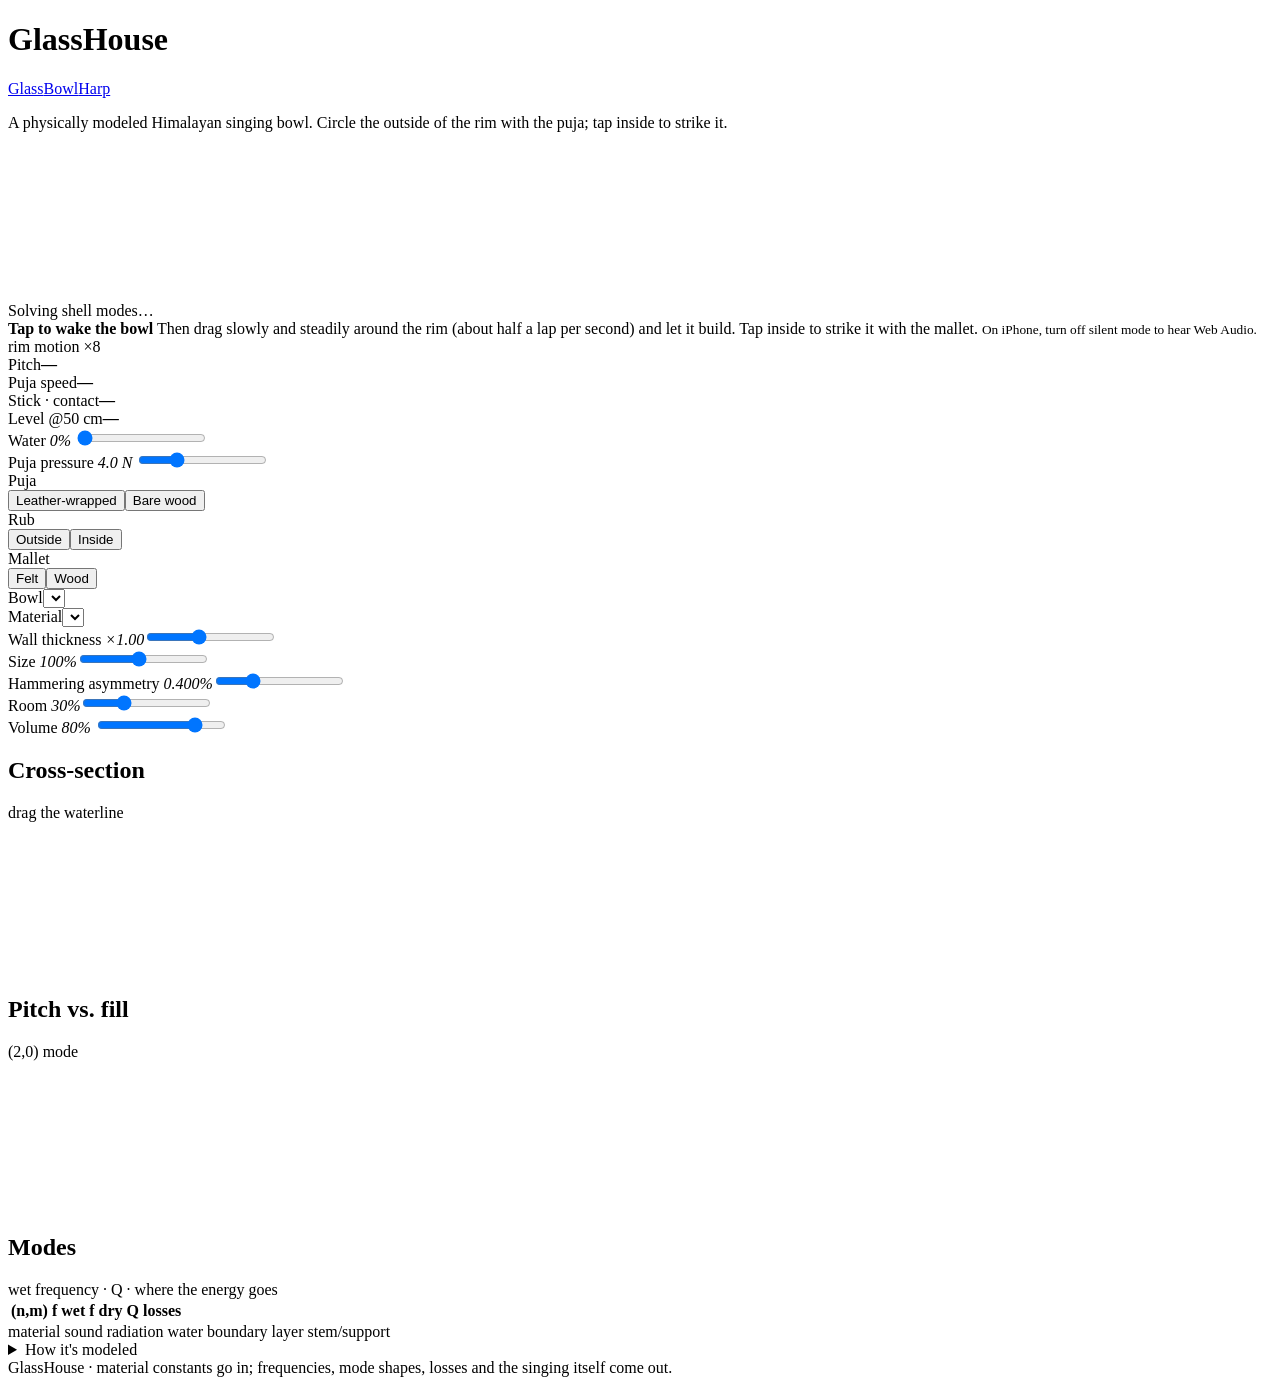
<file: src/bowl-template.html>
<!DOCTYPE html>
<html lang="en">
<head>
<meta charset="utf-8">
<meta name="viewport" content="width=device-width, initial-scale=1, viewport-fit=cover">
<title>GlassHouse · Singing bowl</title>
<link rel="preconnect" href="https://fonts.googleapis.com">
<link href="https://fonts.googleapis.com/css2?family=Fraunces:opsz,wght@9..144,300;9..144,500&family=IBM+Plex+Mono:wght@400;500&family=Inter:wght@400;500;600&display=swap" rel="stylesheet">
<style>/*CSS*/</style>
</head>
<body>
<main>
  <header>
    <div class="toprow"><h1>Glass<span>House</span></h1><nav class="tabs"><a href="index.html">Glass</a><a href="bowl.html" class="on">Bowl</a><a href="harp.html">Harp</a></nav></div>
    <p class="sub">A physically modeled Himalayan singing bowl. Circle the outside of the rim with the puja; tap inside to strike it.</p>
  </header>

  <section class="stage">
    <div class="topwrap">
      <canvas id="top" aria-label="Bowl seen from above. Drag around the rim to rub with the puja; tap inside to strike."></canvas>
      <div id="busy" class="busy"><div class="spin"></div><span id="busyMsg">Solving shell modes…</span></div>
      <div id="hint" class="hint">
        <div class="hint-in">
          <b>Tap to wake the bowl</b>
          <span>Then drag slowly and steadily around the rim (about half a lap per second) and let it build. Tap inside to strike it with the mallet.</span>
          <small>On iPhone, turn off silent mode to hear Web Audio.</small>
        </div>
      </div>
      <div class="xlabel" id="xlabel">rim motion ×8</div>
    </div>
    <div class="readout">
      <div><label>Pitch</label><b id="roPitch">—</b></div>
      <div><label>Puja speed</label><b id="roSpeed">—</b></div>
      <div><label>Stick · contact</label><b id="roStick">—</b></div>
      <div><label>Level @50 cm</label><b id="roLevel">—</b></div>
    </div>
  </section>

  <section class="card controls">
    <div class="row">
      <label for="fill">Water <em id="fillOut">0%</em></label>
      <input id="fill" type="range" min="0" max="95" step="0.5" value="0">
    </div>
    <div class="row">
      <label for="press">Puja pressure <em id="pressOut">4.0 N</em></label>
      <input id="press" type="range" min="1" max="12" step="0.1" value="4">
    </div>
    <div class="row">
      <label>Puja</label>
      <div class="seg" id="stick"><button data-v="leather" class="on">Leather-wrapped</button><button data-v="wood">Bare wood</button></div>
    </div>
    <div class="grid2">
      <div class="row"><label>Rub</label><div class="seg" id="sideSel"><button data-v="1" class="on">Outside</button><button data-v="-1">Inside</button></div></div>
      <div class="row"><label>Mallet</label><div class="seg" id="mallet"><button data-v="felt" class="on">Felt</button><button data-v="wood">Wood</button></div></div>
    </div>
    <div class="grid2">
      <div class="row"><label for="shape">Bowl</label><select id="shape"></select></div>
      <div class="row"><label for="material">Material</label><select id="material"></select></div>
    </div>
    <div class="grid2">
      <div class="row"><label for="thick">Wall thickness <em id="thickOut">×1.00</em></label><input id="thick" type="range" min="0.6" max="1.6" step="0.02" value="1"></div>
      <div class="row"><label for="size">Size <em id="sizeOut">100%</em></label><input id="size" type="range" min="70" max="135" step="1" value="100"></div>
    </div>
    <div class="grid2">
      <div class="row"><label for="split">Hammering asymmetry <em id="splitOut">0.400%</em></label><input id="split" type="range" min="0" max="1.5" step="0.01" value="0.4"></div>
      <div class="row"><label for="reverb">Room <em id="reverbOut">30%</em></label><input id="reverb" type="range" min="0" max="100" step="1" value="30"></div>
    </div>
    <div class="row">
      <label for="vol">Volume <em id="volOut">80%</em></label>
      <input id="vol" type="range" min="0" max="100" step="1" value="80">
    </div>
  </section>

  <section class="card side">
    <div class="side-head"><h2>Cross-section</h2><span class="note">drag the waterline</span></div>
    <canvas id="sideCv" aria-label="Glass cross-section, drag to set water level"></canvas>
    <div class="side-head"><h2>Pitch vs. fill</h2><span class="note" id="curveNote">(2,0) mode</span></div>
    <canvas id="curveCv"></canvas>
  </section>

  <section class="card modes">
    <div class="side-head"><h2>Modes</h2><span class="note">wet frequency · Q · where the energy goes</span></div>
    <table id="modeTable"><thead><tr><th>(n,m)</th><th>f wet</th><th>f dry</th><th>Q</th><th>losses</th></tr></thead><tbody></tbody></table>
    <div class="legend"><i class="l-mat"></i>material <i class="l-rad"></i>sound radiation <i class="l-vis"></i>water boundary layer <i class="l-sup"></i>stem/support</div>
  </section>

  <details class="card how">
    <summary>How it's modeled</summary>
    <div class="how-body">
      <p><b>Bowl.</b> This is the same thin-shell finite-element solve as the glass, applied to a hand-hammered bowl. The meridian runs all the way to the axis, where the shell closes. The wall thickens into a rolled lip at the rim and toward the hammered base, and the bowl sits free on a cushion instead of being clamped to a stem. The partials come out inharmonic, as in real bowls: roughly 1 : 2.7 : 4.9 : 7.5 for the Thadobati. A 1.25 kg, Ø18 cm bell-bronze bowl sings near 290 Hz. "Antique Himalayan alloy" uses the effective modulus Terwagne &amp; Bush measured on real bowls (≈77 GPa at ≈8.9 g/cm³).</p>
      <p><b>Puja.</b> The stick presses on the outside wall about 1.5 cm below the rim. Contact is unilateral: a stiff spring-dashpot that can only push. The stick has mass, and your hand pushes it with the set force. Friction between stick and bronze weakens with sliding speed and is solved implicitly every 10 µs, using the normal force the contact produces at that instant. A leather wrap is soft and lossy, so it stays in contact. Bare wood is stiff, so once the wall's motion exceeds the stick's tiny static indentation, the stick bounces off every cycle. That is the rattle you get when you rub a loud bowl with a wooden stick.</p>
      <p><b>Outside vs. inside.</b> Real bowls only sing when rubbed on the outside (Debut &amp; Antunes). The model shows the same thing without being told: rubbed from inside, the radial–tangential coupling of the shell mode removes energy instead of feeding it, so the bowl only scrapes.</p>
      <p><b>Water and sound.</b> Water uses the same potential-flow added mass as the glass, inside the bowl's true shape. A bowl's walls move most near the rim, so water lowers its pitch much less than it lowers a glass's. At a few hundred hertz and tens of microns of wall motion, the waterline sees several g, which is enough for Faraday ripples and spray. Each mode pair is split by the hammering asymmetry, so the rotating quadrupole beats ("wah-wah") at a fixed listener.</p>
    </div>
  </details>
  <footer>GlassHouse · material constants go in; frequencies, mode shapes, losses and the singing itself come out.</footer>
</main>
<script type="text/plain" id="dsp-src">/*DSP*/</script>
<script>/*PHYSICS*/</script>
<script>window.GH = { kind: 'bowl' };</script>
<script>/*APP*/</script>
</body>
</html>
</file>
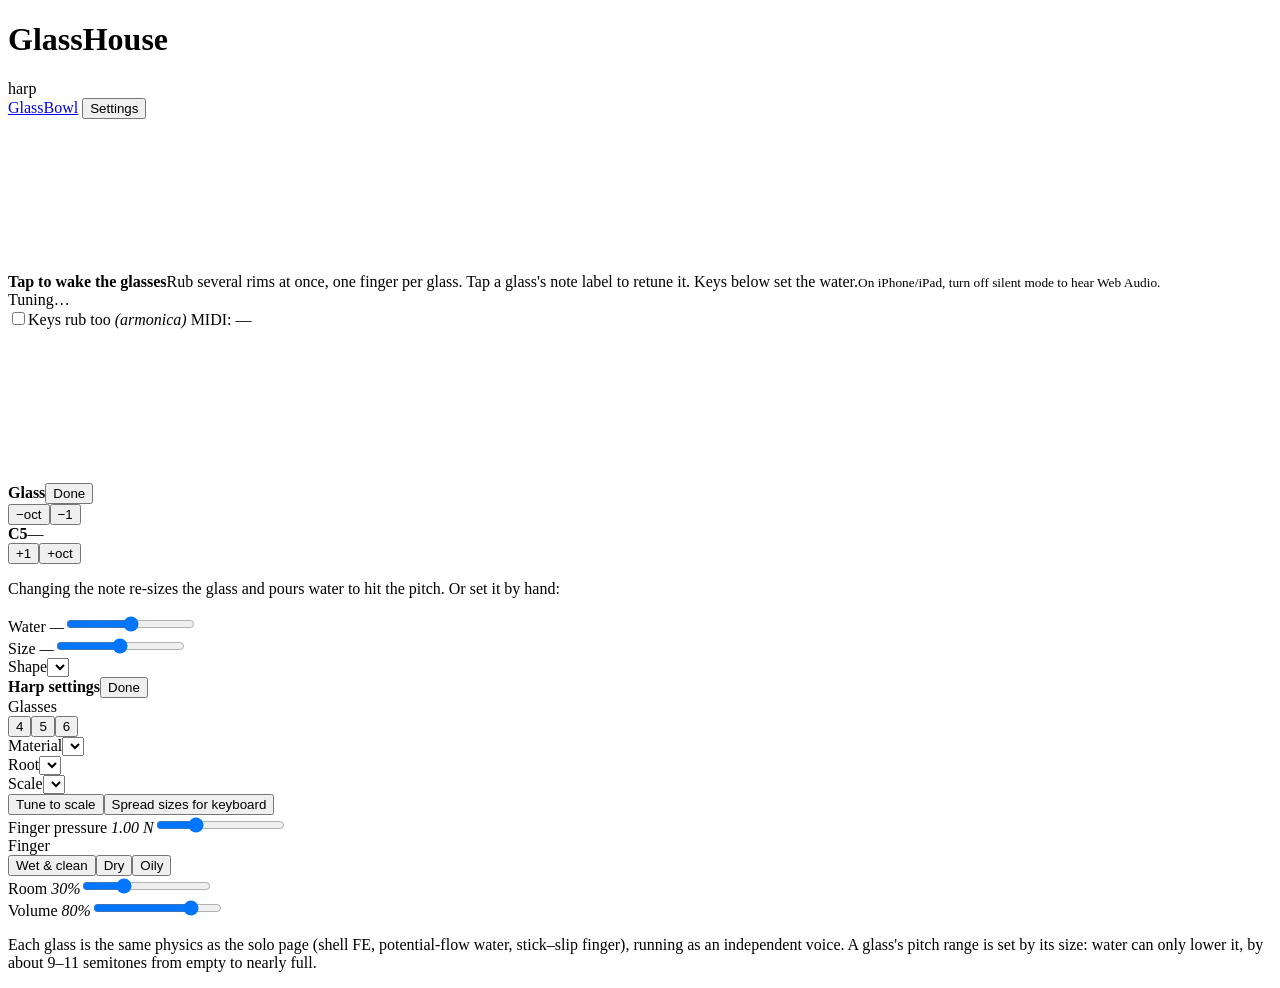
<file: src/harp-template.html>
<!DOCTYPE html>
<html lang="en">
<head>
<meta charset="utf-8">
<meta name="viewport" content="width=device-width, initial-scale=1, maximum-scale=1, user-scalable=no, viewport-fit=cover">
<title>GlassHouse · Harp</title>
<link rel="preconnect" href="https://fonts.googleapis.com">
<link href="https://fonts.googleapis.com/css2?family=Fraunces:opsz,wght@9..144,300;9..144,500&family=IBM+Plex+Mono:wght@400;500&family=Inter:wght@400;500;600&display=swap" rel="stylesheet">
<style>/*CSS*/</style>
</head>
<body>
<div class="app">
  <header>
    <div class="brand"><h1>Glass<span>House</span></h1><span class="mode">harp</span></div>
    <nav>
      <a href="index.html" class="solo">Glass</a><a href="bowl.html" class="solo">Bowl</a>
      <button id="settingsBtn" class="ghost">Settings</button>
    </nav>
  </header>

  <div class="stagewrap">
    <canvas id="stage" aria-label="Glass harp. Rub rims with one finger per glass; tap inside a glass to flick it; tap a label to retune."></canvas>
    <div id="hint" class="hint"><div class="hint-in"><b>Tap to wake the glasses</b><span>Rub several rims at once, one finger per glass. Tap a glass's note label to retune it. Keys below set the water.</span><small>On iPhone/iPad, turn off silent mode to hear Web Audio.</small></div></div>
    <div id="busy" class="busy"><div class="spin"></div><span id="busyMsg">Tuning…</span></div>
  </div>

  <div class="keysbar">
    <div class="keyopts">
      <label class="tog"><input type="checkbox" id="autorub"><span>Keys rub too <em>(armonica)</em></span></label>
      <span id="midiStat" class="midi">MIDI: —</span>
    </div>
    <canvas id="keys" aria-label="Keyboard: each key fills a glass with water to that pitch"></canvas>
  </div>
</div>

<div id="sheet" class="sheet">
  <div class="sheet-in">
    <div class="sheet-head"><b id="edTitle">Glass</b><button id="edClose" class="ghost">Done</button></div>
    <div class="ed-note">
      <button data-d="-12">−oct</button><button data-d="-1">−1</button>
      <div class="ed-big"><b id="edNote">C5</b><span id="edHz">—</span></div>
      <button data-d="1">+1</button><button data-d="12">+oct</button>
    </div>
    <p class="ed-sub">Changing the note re-sizes the glass and pours water to hit the pitch. Or set it by hand:</p>
    <div class="row"><label>Water <em id="edFillOut">—</em></label><input id="edFill" type="range" min="0" max="95" step="0.25"></div>
    <div class="row"><label>Size <em id="edSizeOut">—</em></label><input id="edSize" type="range" min="50" max="160" step="1"></div>
    <div class="row"><label>Shape</label><select id="edShape"></select></div>
  </div>
</div>

<div id="settings" class="sheet">
  <div class="sheet-in">
    <div class="sheet-head"><b>Harp settings</b><button id="setClose" class="ghost">Done</button></div>
    <div class="grid2">
      <div class="row"><label>Glasses</label><div class="seg" id="count"><button data-v="4">4</button><button data-v="5">5</button><button data-v="6" class="on">6</button></div></div>
      <div class="row"><label>Material</label><select id="material"></select></div>
    </div>
    <div class="grid2">
      <div class="row"><label>Root</label><select id="root"></select></div>
      <div class="row"><label>Scale</label><select id="scale"></select></div>
    </div>
    <div class="btns"><button id="tuneScale" class="primary">Tune to scale</button><button id="spread">Spread sizes for keyboard</button></div>
    <div class="row"><label>Finger pressure <em id="pressOut">1.00 N</em></label><input id="press" type="range" min="0.2" max="3" step="0.05" value="1"></div>
    <div class="row"><label>Finger</label><div class="seg" id="cond"><button data-v="wet" class="on">Wet &amp; clean</button><button data-v="dry">Dry</button><button data-v="oily">Oily</button></div></div>
    <div class="grid2">
      <div class="row"><label>Room <em id="reverbOut">30%</em></label><input id="reverb" type="range" min="0" max="100" value="30"></div>
      <div class="row"><label>Volume <em id="volOut">80%</em></label><input id="vol" type="range" min="0" max="100" value="80"></div>
    </div>
    <p class="ed-sub">Each glass is the same physics as the solo page (shell FE, potential-flow water, stick–slip finger), running as an independent voice. A glass's pitch range is set by its size: water can only lower it, by about 9–11 semitones from empty to nearly full.</p>
  </div>
</div>
<script type="text/plain" id="dsp-src">/*DSP*/</script>
<script type="text/plain" id="phys-src">/*PHYSICS*/</script>
<script>/*APP*/</script>
</body>
</html>
</file>
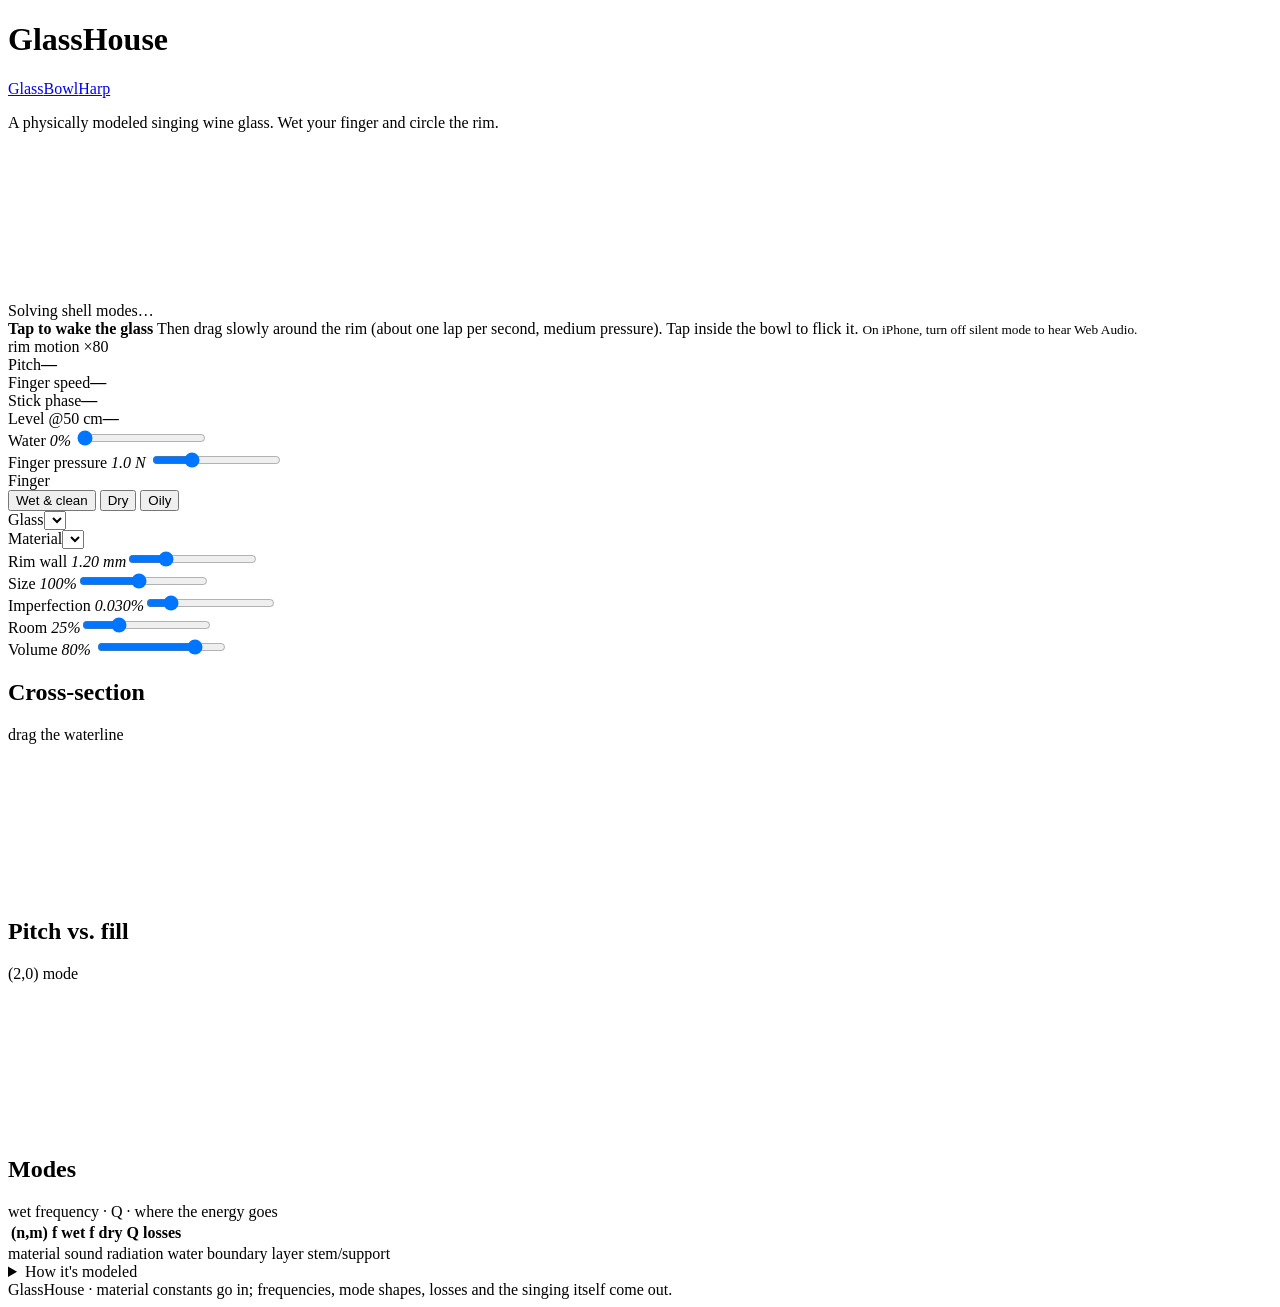
<file: src/template.html>
<!DOCTYPE html>
<html lang="en">
<head>
<meta charset="utf-8">
<meta name="viewport" content="width=device-width, initial-scale=1, viewport-fit=cover">
<title>GlassHouse</title>
<link rel="preconnect" href="https://fonts.googleapis.com">
<link href="https://fonts.googleapis.com/css2?family=Fraunces:opsz,wght@9..144,300;9..144,500&family=IBM+Plex+Mono:wght@400;500&family=Inter:wght@400;500;600&display=swap" rel="stylesheet">
<style>/*CSS*/</style>
</head>
<body>
<main>
  <header>
    <div class="toprow"><h1>Glass<span>House</span></h1><nav class="tabs"><a href="index.html" class="on">Glass</a><a href="bowl.html">Bowl</a><a href="harp.html">Harp</a></nav></div>
    <p class="sub">A physically modeled singing wine glass. Wet your finger and circle the rim.</p>
  </header>

  <section class="stage">
    <div class="topwrap">
      <canvas id="top" aria-label="Glass seen from above. Drag around the rim to play; tap inside to flick."></canvas>
      <div id="busy" class="busy"><div class="spin"></div><span id="busyMsg">Solving shell modes…</span></div>
      <div id="hint" class="hint">
        <div class="hint-in">
          <b>Tap to wake the glass</b>
          <span>Then drag slowly around the rim (about one lap per second, medium pressure). Tap inside the bowl to flick it.</span>
          <small>On iPhone, turn off silent mode to hear Web Audio.</small>
        </div>
      </div>
      <div class="xlabel" id="xlabel">rim motion ×80</div>
    </div>
    <div class="readout">
      <div><label>Pitch</label><b id="roPitch">—</b></div>
      <div><label>Finger speed</label><b id="roSpeed">—</b></div>
      <div><label>Stick phase</label><b id="roStick">—</b></div>
      <div><label>Level @50 cm</label><b id="roLevel">—</b></div>
    </div>
  </section>

  <section class="card controls">
    <div class="row">
      <label for="fill">Water <em id="fillOut">0%</em></label>
      <input id="fill" type="range" min="0" max="95" step="0.5" value="0">
    </div>
    <div class="row">
      <label for="press">Finger pressure <em id="pressOut">1.0 N</em></label>
      <input id="press" type="range" min="0.2" max="3" step="0.05" value="1.0">
    </div>
    <div class="row">
      <label>Finger</label>
      <div class="seg" id="cond">
        <button data-v="wet" class="on">Wet &amp; clean</button>
        <button data-v="dry">Dry</button>
        <button data-v="oily">Oily</button>
      </div>
    </div>
    <div class="grid2">
      <div class="row"><label for="shape">Glass</label><select id="shape"></select></div>
      <div class="row"><label for="material">Material</label><select id="material"></select></div>
    </div>
    <div class="grid2">
      <div class="row"><label for="thick">Rim wall <em id="thickOut">1.20 mm</em></label><input id="thick" type="range" min="0.7" max="2.6" step="0.05" value="1.2"></div>
      <div class="row"><label for="size">Size <em id="sizeOut">100%</em></label><input id="size" type="range" min="70" max="135" step="1" value="100"></div>
    </div>
    <div class="grid2">
      <div class="row"><label for="split">Imperfection <em id="splitOut">0.030%</em></label><input id="split" type="range" min="0" max="0.2" step="0.005" value="0.03"></div>
      <div class="row"><label for="reverb">Room <em id="reverbOut">25%</em></label><input id="reverb" type="range" min="0" max="100" step="1" value="25"></div>
    </div>
    <div class="row">
      <label for="vol">Volume <em id="volOut">80%</em></label>
      <input id="vol" type="range" min="0" max="100" step="1" value="80">
    </div>
  </section>

  <section class="card side">
    <div class="side-head"><h2>Cross-section</h2><span class="note">drag the waterline</span></div>
    <canvas id="sideCv" aria-label="Glass cross-section, drag to set water level"></canvas>
    <div class="side-head"><h2>Pitch vs. fill</h2><span class="note" id="curveNote">(2,0) mode</span></div>
    <canvas id="curveCv"></canvas>
  </section>

  <section class="card modes">
    <div class="side-head"><h2>Modes</h2><span class="note">wet frequency · Q · where the energy goes</span></div>
    <table id="modeTable"><thead><tr><th>(n,m)</th><th>f wet</th><th>f dry</th><th>Q</th><th>losses</th></tr></thead><tbody></tbody></table>
    <div class="legend"><i class="l-mat"></i>material <i class="l-rad"></i>sound radiation <i class="l-vis"></i>water boundary layer <i class="l-sup"></i>stem/support</div>
  </section>

  <details class="card how">
    <summary>How it's modeled</summary>
    <div class="how-body">
      <p><b>Glass.</b> The bowl is a thin elastic shell of revolution: a Bézier meridian with wall thickness tapering from the stem to the rim. Love's strain–displacement relations give membrane and bending energy for each circumferential order <i>n</i>. These are discretized along the meridian with C¹ Hermite-cubic finite elements in all three displacements, clamped where the bowl meets the stem, and solved as a generalized eigenproblem. Nothing is hard-coded: frequency ratios, mode shapes, and how much the rim moves sideways versus radially all come from the solve. A free cylinder reproduces the ring-bending formula to within 0.3%.</p>
      <p><b>Water.</b> The water is treated as inviscid, incompressible potential flow inside the true inner bowl shape. Its surface is a pressure-release boundary (at audio frequencies, gravity and surface tension are negligible). The added mass comes from Ritz minimization of the fluid's kinetic energy, which matches the analytic Bessel-series answer for a cylinder to within 0.4%. The wet modes are then re-solved in a basis of dry modes. That's why the pitch falls slowly at first and then steeply as the water nears the rim.</p>
      <p><b>Losses.</b> Each mode loses energy four ways: internal friction in the glass (loss factor η of the material); sound radiation, from the exact cylindrical-harmonic radiation resistance applied strip by strip up the bowl; viscous Stokes boundary layers where the water slips along the moving wall; and a small loss through the stem.</p>
      <p><b>Finger.</b> Your fingertip is a pad with measured shear stiffness and damping (about 1 N/mm and 1.5 N·s/m), dragged around the rim. Pad and glass meet through a velocity-weakening friction law, solved implicitly every 10 µs: they stick whenever the force needed for zero slip stays below μ·F<sub>N</sub>, and slip otherwise. The skin also damps the rim's radial and axial motion. That damping is what drags the standing wave around with your finger: the radial node locks under the fingertip. Nobody tells it what pitch to sing. The stick–slip cycle finds the (2,0) mode because that mode has the most rim motion per unit of loss. If you press too hard or move too slowly, the skin itself chatters and squeaks. Dry skin grips harder the faster it slides, so it only scuffs. An oily finger slips with almost no velocity weakening, so nothing happens.</p>
      <p><b>Sound.</b> Each mode's radiated power, combined with its cos <i>nθ</i> directivity, gives the pressure at two virtual microphones in front of the glass (the bottom of the screen). As the pattern turns with your finger, a fixed listener hears the characteristic slow wah. A 0.03% asymmetry splits each mode pair, which produces the beating real glasses have.</p>
    </div>
  </details>
  <footer>GlassHouse · material constants go in; frequencies, mode shapes, losses and the singing itself come out.</footer>
</main>
<script type="text/plain" id="dsp-src">/*DSP*/</script>
<script>/*PHYSICS*/</script>
<script>/*APP*/</script>
</body>
</html>
</file>
